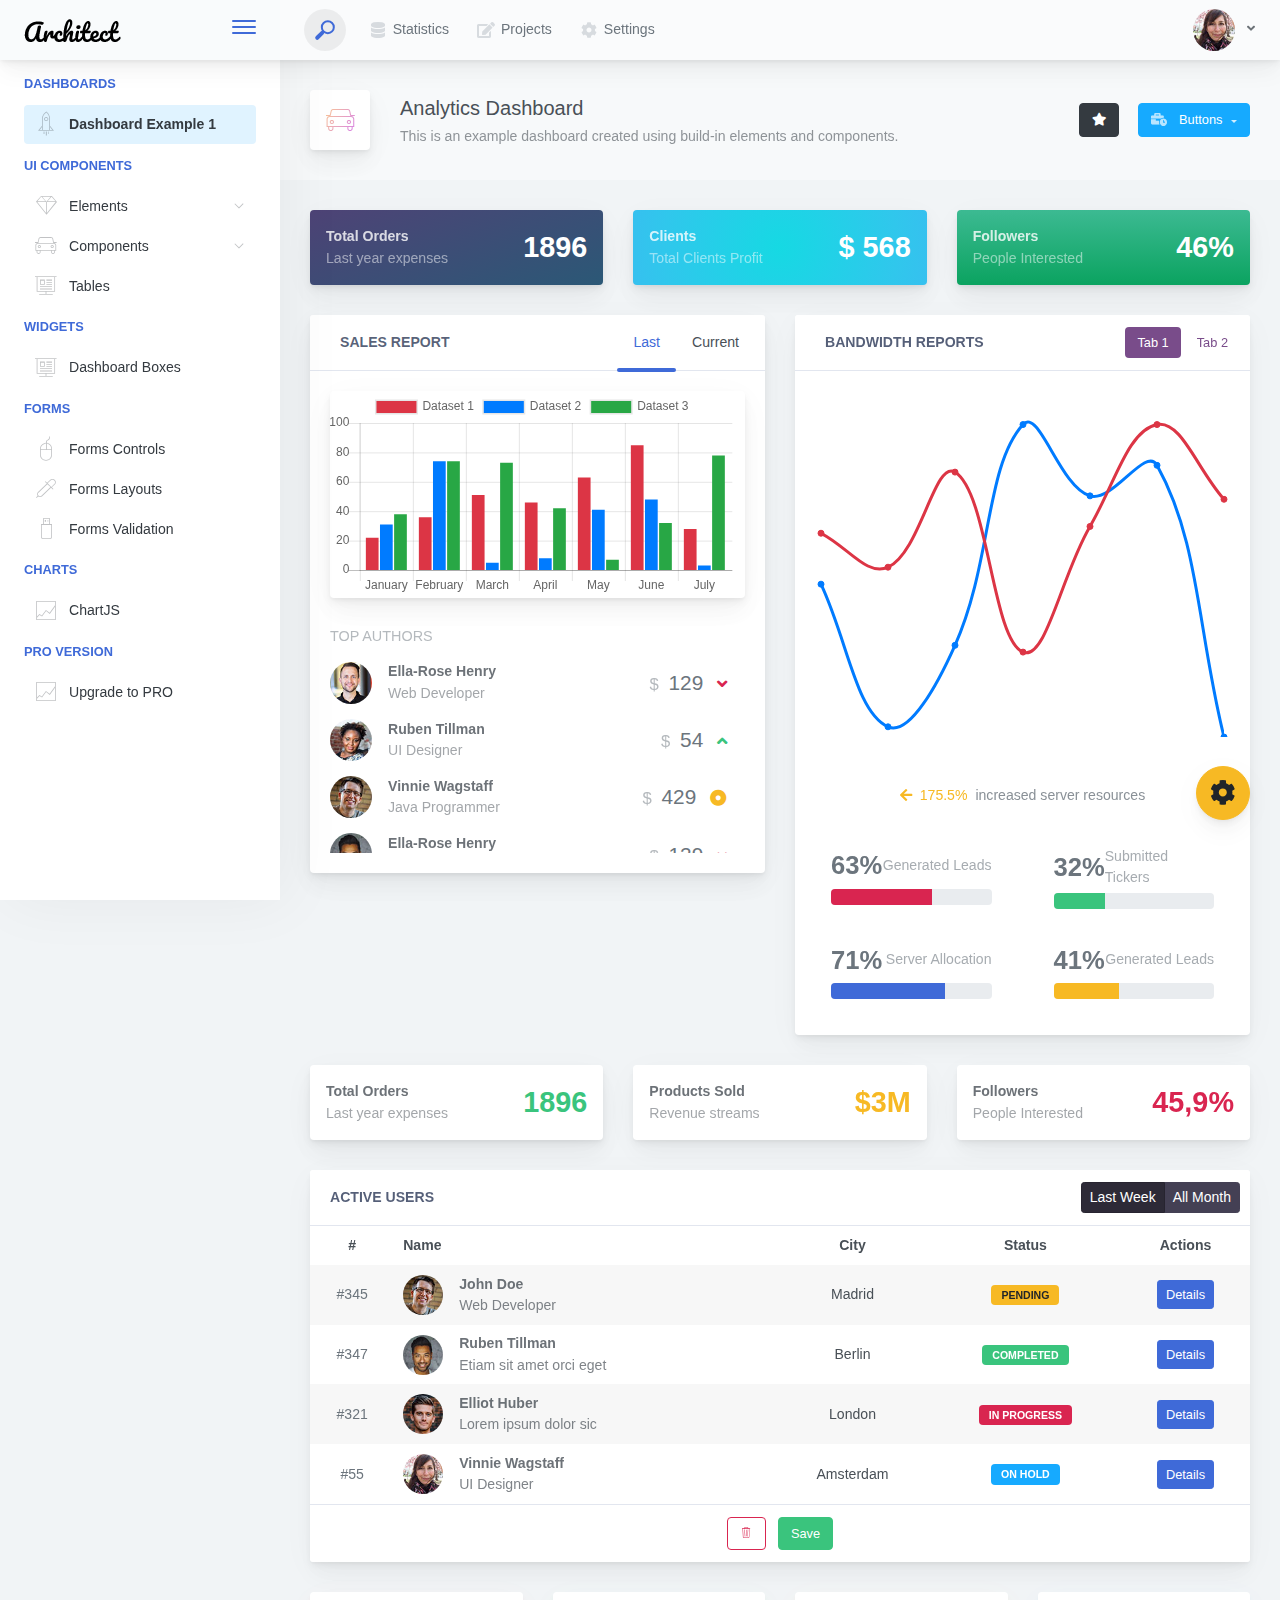
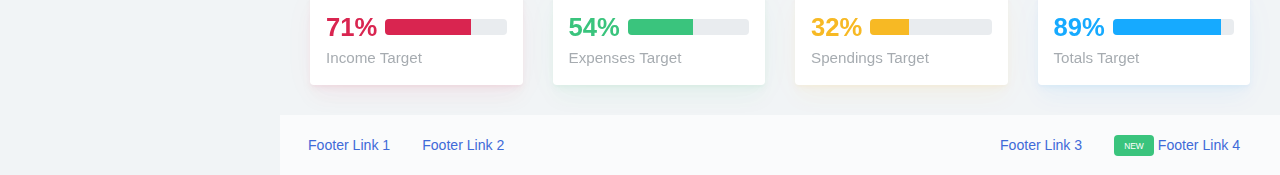
<file: architectui-html-free/architectui-html-free/index.html>
<!doctype html>
<html lang="es">

<head>
    <meta charset="utf-8">
    <meta http-equiv="X-UA-Compatible" content="IE=edge">
    <meta http-equiv="Content-Language" content="en">
    <meta http-equiv="Content-Type" content="text/html; charset=utf-8" />
    <title>Analytics Dashboard - This is an example dashboard created using build-in elements and components.</title>
    <meta name="viewport" content="width=device-width, initial-scale=1, maximum-scale=1, user-scalable=no, shrink-to-fit=no" />
    <meta name="description" content="This is an example dashboard created using build-in elements and components.">
    <meta name="msapplication-tap-highlight" content="no">
    <!--
    =========================================================
    * ArchitectUI HTML Theme Dashboard - v1.0.0
    =========================================================
    * Product Page: https://dashboardpack.com
    * Copyright 2019 DashboardPack (https://dashboardpack.com)
    * Licensed under MIT (https://github.com/DashboardPack/architectui-html-theme-free/blob/master/LICENSE)
    =========================================================
    * The above copyright notice and this permission notice shall be included in all copies or substantial portions of the Software.
    -->
    <link href="./main.css" rel="stylesheet">
</head>

<body>
    <div class="app-container app-theme-white body-tabs-shadow fixed-sidebar fixed-header">
        <div class="app-header header-shadow">
            <div class="app-header__logo">
                <div class="logo-src"></div>
                <div class="header__pane ml-auto">
                    <div>
                        <button type="button" class="hamburger close-sidebar-btn hamburger--elastic" data-class="closed-sidebar">
                            <span class="hamburger-box">
                                <span class="hamburger-inner"></span>
                            </span>
                        </button>
                    </div>
                </div>
            </div>
            <div class="app-header__mobile-menu">
                <div>
                    <button type="button" class="hamburger hamburger--elastic mobile-toggle-nav">
                        <span class="hamburger-box">
                            <span class="hamburger-inner"></span>
                        </span>
                    </button>
                </div>
            </div>
            <div class="app-header__menu">
                <span>
                    <button type="button" class="btn-icon btn-icon-only btn btn-primary btn-sm mobile-toggle-header-nav">
                        <span class="btn-icon-wrapper">
                            <i class="fa fa-ellipsis-v fa-w-6"></i>
                        </span>
                </button>
                </span>
            </div>
            <div class="app-header__content">
                <div class="app-header-left">
                    <div class="search-wrapper">
                        <div class="input-holder">
                            <input type="text" class="search-input" placeholder="Type to search">
                            <button class="search-icon"><span></span></button>
                        </div>
                        <button class="close"></button>
                    </div>
                    <ul class="header-menu nav">
                        <li class="nav-item">
                            <a href="javascript:void(0);" class="nav-link">
                                <i class="nav-link-icon fa fa-database"> </i> Statistics
                            </a>
                        </li>
                        <li class="btn-group nav-item">
                            <a href="javascript:void(0);" class="nav-link">
                                <i class="nav-link-icon fa fa-edit"></i> Projects
                            </a>
                        </li>
                        <li class="dropdown nav-item">
                            <a href="javascript:void(0);" class="nav-link">
                                <i class="nav-link-icon fa fa-cog"></i> Settings
                            </a>
                        </li>
                    </ul>
                </div>
                <div class="app-header-right">
                    <div class="header-btn-lg pr-0">
                        <div class="widget-content p-0">
                            <div class="widget-content-wrapper">
                                <div class="widget-content-left">
                                    <div class="btn-group">
                                        <a data-toggle="dropdown" aria-haspopup="true" aria-expanded="false" class="p-0 btn">
                                            <img width="42" class="rounded-circle" src="assets/images/avatars/1.jpg" alt="">
                                            <i class="fa fa-angle-down ml-2 opacity-8"></i>
                                        </a>
                                        <div tabindex="-1" role="menu" aria-hidden="true" class="dropdown-menu dropdown-menu-right">
                                            <button type="button" tabindex="0" class="dropdown-item">User Account</button>
                                            <button type="button" tabindex="0" class="dropdown-item">Settings</button>
                                            <h6 tabindex="-1" class="dropdown-header">Header</h6>
                                            <button type="button" tabindex="0" class="dropdown-item">Actions</button>
                                            <div tabindex="-1" class="dropdown-divider"></div>
                                            <button type="button" tabindex="0" class="dropdown-item">Dividers</button>
                                        </div>
                                    </div>
                                </div>
                                <div class="widget-content-left  ml-3 header-user-info">
                                    <div class="widget-heading">
                                        Alina Mclourd
                                    </div>
                                    <div class="widget-subheading">
                                        VP People Manager
                                    </div>
                                </div>
                                <div class="widget-content-right header-user-info ml-3">
                                    <button type="button" class="btn-shadow p-1 btn btn-primary btn-sm show-toastr-example">
                                        <i class="fa text-white fa-calendar pr-1 pl-1"></i>
                                    </button>
                                </div>
                            </div>
                        </div>
                    </div>
                </div>
            </div>
        </div>
        <div class="ui-theme-settings">
            <button type="button" id="TooltipDemo" class="btn-open-options btn btn-warning">
                <i class="fa fa-cog fa-w-16 fa-spin fa-2x"></i>
            </button>
            <div class="theme-settings__inner">
                <div class="scrollbar-container">
                    <div class="theme-settings__options-wrapper">
                        <h3 class="themeoptions-heading">Layout Options
                        </h3>
                        <div class="p-3">
                            <ul class="list-group">
                                <li class="list-group-item">
                                    <div class="widget-content p-0">
                                        <div class="widget-content-wrapper">
                                            <div class="widget-content-left mr-3">
                                                <div class="switch has-switch switch-container-class" data-class="fixed-header">
                                                    <div class="switch-animate switch-on">
                                                        <input type="checkbox" checked data-toggle="toggle" data-onstyle="success">
                                                    </div>
                                                </div>
                                            </div>
                                            <div class="widget-content-left">
                                                <div class="widget-heading">Fixed Header
                                                </div>
                                                <div class="widget-subheading">Makes the header top fixed, always visible!
                                                </div>
                                            </div>
                                        </div>
                                    </div>
                                </li>
                                <li class="list-group-item">
                                    <div class="widget-content p-0">
                                        <div class="widget-content-wrapper">
                                            <div class="widget-content-left mr-3">
                                                <div class="switch has-switch switch-container-class" data-class="fixed-sidebar">
                                                    <div class="switch-animate switch-on">
                                                        <input type="checkbox" checked data-toggle="toggle" data-onstyle="success">
                                                    </div>
                                                </div>
                                            </div>
                                            <div class="widget-content-left">
                                                <div class="widget-heading">Fixed Sidebar
                                                </div>
                                                <div class="widget-subheading">Makes the sidebar left fixed, always visible!
                                                </div>
                                            </div>
                                        </div>
                                    </div>
                                </li>
                                <li class="list-group-item">
                                    <div class="widget-content p-0">
                                        <div class="widget-content-wrapper">
                                            <div class="widget-content-left mr-3">
                                                <div class="switch has-switch switch-container-class" data-class="fixed-footer">
                                                    <div class="switch-animate switch-off">
                                                        <input type="checkbox" data-toggle="toggle" data-onstyle="success">
                                                    </div>
                                                </div>
                                            </div>
                                            <div class="widget-content-left">
                                                <div class="widget-heading">Fixed Footer
                                                </div>
                                                <div class="widget-subheading">Makes the app footer bottom fixed, always visible!
                                                </div>
                                            </div>
                                        </div>
                                    </div>
                                </li>
                            </ul>
                        </div>
                        <h3 class="themeoptions-heading">
                            <div>
                                Header Options
                            </div>
                            <button type="button" class="btn-pill btn-shadow btn-wide ml-auto btn btn-focus btn-sm switch-header-cs-class" data-class="">
                                Restore Default
                            </button>
                        </h3>
                        <div class="p-3">
                            <ul class="list-group">
                                <li class="list-group-item">
                                    <h5 class="pb-2">Choose Color Scheme
                                    </h5>
                                    <div class="theme-settings-swatches">
                                        <div class="swatch-holder bg-primary switch-header-cs-class" data-class="bg-primary header-text-light">
                                        </div>
                                        <div class="swatch-holder bg-secondary switch-header-cs-class" data-class="bg-secondary header-text-light">
                                        </div>
                                        <div class="swatch-holder bg-success switch-header-cs-class" data-class="bg-success header-text-dark">
                                        </div>
                                        <div class="swatch-holder bg-info switch-header-cs-class" data-class="bg-info header-text-dark">
                                        </div>
                                        <div class="swatch-holder bg-warning switch-header-cs-class" data-class="bg-warning header-text-dark">
                                        </div>
                                        <div class="swatch-holder bg-danger switch-header-cs-class" data-class="bg-danger header-text-light">
                                        </div>
                                        <div class="swatch-holder bg-light switch-header-cs-class" data-class="bg-light header-text-dark">
                                        </div>
                                        <div class="swatch-holder bg-dark switch-header-cs-class" data-class="bg-dark header-text-light">
                                        </div>
                                        <div class="swatch-holder bg-focus switch-header-cs-class" data-class="bg-focus header-text-light">
                                        </div>
                                        <div class="swatch-holder bg-alternate switch-header-cs-class" data-class="bg-alternate header-text-light">
                                        </div>
                                        <div class="divider">
                                        </div>
                                        <div class="swatch-holder bg-vicious-stance switch-header-cs-class" data-class="bg-vicious-stance header-text-light">
                                        </div>
                                        <div class="swatch-holder bg-midnight-bloom switch-header-cs-class" data-class="bg-midnight-bloom header-text-light">
                                        </div>
                                        <div class="swatch-holder bg-night-sky switch-header-cs-class" data-class="bg-night-sky header-text-light">
                                        </div>
                                        <div class="swatch-holder bg-slick-carbon switch-header-cs-class" data-class="bg-slick-carbon header-text-light">
                                        </div>
                                        <div class="swatch-holder bg-asteroid switch-header-cs-class" data-class="bg-asteroid header-text-light">
                                        </div>
                                        <div class="swatch-holder bg-royal switch-header-cs-class" data-class="bg-royal header-text-light">
                                        </div>
                                        <div class="swatch-holder bg-warm-flame switch-header-cs-class" data-class="bg-warm-flame header-text-dark">
                                        </div>
                                        <div class="swatch-holder bg-night-fade switch-header-cs-class" data-class="bg-night-fade header-text-dark">
                                        </div>
                                        <div class="swatch-holder bg-sunny-morning switch-header-cs-class" data-class="bg-sunny-morning header-text-dark">
                                        </div>
                                        <div class="swatch-holder bg-tempting-azure switch-header-cs-class" data-class="bg-tempting-azure header-text-dark">
                                        </div>
                                        <div class="swatch-holder bg-amy-crisp switch-header-cs-class" data-class="bg-amy-crisp header-text-dark">
                                        </div>
                                        <div class="swatch-holder bg-heavy-rain switch-header-cs-class" data-class="bg-heavy-rain header-text-dark">
                                        </div>
                                        <div class="swatch-holder bg-mean-fruit switch-header-cs-class" data-class="bg-mean-fruit header-text-dark">
                                        </div>
                                        <div class="swatch-holder bg-malibu-beach switch-header-cs-class" data-class="bg-malibu-beach header-text-light">
                                        </div>
                                        <div class="swatch-holder bg-deep-blue switch-header-cs-class" data-class="bg-deep-blue header-text-dark">
                                        </div>
                                        <div class="swatch-holder bg-ripe-malin switch-header-cs-class" data-class="bg-ripe-malin header-text-light">
                                        </div>
                                        <div class="swatch-holder bg-arielle-smile switch-header-cs-class" data-class="bg-arielle-smile header-text-light">
                                        </div>
                                        <div class="swatch-holder bg-plum-plate switch-header-cs-class" data-class="bg-plum-plate header-text-light">
                                        </div>
                                        <div class="swatch-holder bg-happy-fisher switch-header-cs-class" data-class="bg-happy-fisher header-text-dark">
                                        </div>
                                        <div class="swatch-holder bg-happy-itmeo switch-header-cs-class" data-class="bg-happy-itmeo header-text-light">
                                        </div>
                                        <div class="swatch-holder bg-mixed-hopes switch-header-cs-class" data-class="bg-mixed-hopes header-text-light">
                                        </div>
                                        <div class="swatch-holder bg-strong-bliss switch-header-cs-class" data-class="bg-strong-bliss header-text-light">
                                        </div>
                                        <div class="swatch-holder bg-grow-early switch-header-cs-class" data-class="bg-grow-early header-text-light">
                                        </div>
                                        <div class="swatch-holder bg-love-kiss switch-header-cs-class" data-class="bg-love-kiss header-text-light">
                                        </div>
                                        <div class="swatch-holder bg-premium-dark switch-header-cs-class" data-class="bg-premium-dark header-text-light">
                                        </div>
                                        <div class="swatch-holder bg-happy-green switch-header-cs-class" data-class="bg-happy-green header-text-light">
                                        </div>
                                    </div>
                                </li>
                            </ul>
                        </div>
                        <h3 class="themeoptions-heading">
                            <div>Sidebar Options</div>
                            <button type="button" class="btn-pill btn-shadow btn-wide ml-auto btn btn-focus btn-sm switch-sidebar-cs-class" data-class="">
                                Restore Default
                            </button>
                        </h3>
                        <div class="p-3">
                            <ul class="list-group">
                                <li class="list-group-item">
                                    <h5 class="pb-2">Choose Color Scheme
                                    </h5>
                                    <div class="theme-settings-swatches">
                                        <div class="swatch-holder bg-primary switch-sidebar-cs-class" data-class="bg-primary sidebar-text-light">
                                        </div>
                                        <div class="swatch-holder bg-secondary switch-sidebar-cs-class" data-class="bg-secondary sidebar-text-light">
                                        </div>
                                        <div class="swatch-holder bg-success switch-sidebar-cs-class" data-class="bg-success sidebar-text-dark">
                                        </div>
                                        <div class="swatch-holder bg-info switch-sidebar-cs-class" data-class="bg-info sidebar-text-dark">
                                        </div>
                                        <div class="swatch-holder bg-warning switch-sidebar-cs-class" data-class="bg-warning sidebar-text-dark">
                                        </div>
                                        <div class="swatch-holder bg-danger switch-sidebar-cs-class" data-class="bg-danger sidebar-text-light">
                                        </div>
                                        <div class="swatch-holder bg-light switch-sidebar-cs-class" data-class="bg-light sidebar-text-dark">
                                        </div>
                                        <div class="swatch-holder bg-dark switch-sidebar-cs-class" data-class="bg-dark sidebar-text-light">
                                        </div>
                                        <div class="swatch-holder bg-focus switch-sidebar-cs-class" data-class="bg-focus sidebar-text-light">
                                        </div>
                                        <div class="swatch-holder bg-alternate switch-sidebar-cs-class" data-class="bg-alternate sidebar-text-light">
                                        </div>
                                        <div class="divider">
                                        </div>
                                        <div class="swatch-holder bg-vicious-stance switch-sidebar-cs-class" data-class="bg-vicious-stance sidebar-text-light">
                                        </div>
                                        <div class="swatch-holder bg-midnight-bloom switch-sidebar-cs-class" data-class="bg-midnight-bloom sidebar-text-light">
                                        </div>
                                        <div class="swatch-holder bg-night-sky switch-sidebar-cs-class" data-class="bg-night-sky sidebar-text-light">
                                        </div>
                                        <div class="swatch-holder bg-slick-carbon switch-sidebar-cs-class" data-class="bg-slick-carbon sidebar-text-light">
                                        </div>
                                        <div class="swatch-holder bg-asteroid switch-sidebar-cs-class" data-class="bg-asteroid sidebar-text-light">
                                        </div>
                                        <div class="swatch-holder bg-royal switch-sidebar-cs-class" data-class="bg-royal sidebar-text-light">
                                        </div>
                                        <div class="swatch-holder bg-warm-flame switch-sidebar-cs-class" data-class="bg-warm-flame sidebar-text-dark">
                                        </div>
                                        <div class="swatch-holder bg-night-fade switch-sidebar-cs-class" data-class="bg-night-fade sidebar-text-dark">
                                        </div>
                                        <div class="swatch-holder bg-sunny-morning switch-sidebar-cs-class" data-class="bg-sunny-morning sidebar-text-dark">
                                        </div>
                                        <div class="swatch-holder bg-tempting-azure switch-sidebar-cs-class" data-class="bg-tempting-azure sidebar-text-dark">
                                        </div>
                                        <div class="swatch-holder bg-amy-crisp switch-sidebar-cs-class" data-class="bg-amy-crisp sidebar-text-dark">
                                        </div>
                                        <div class="swatch-holder bg-heavy-rain switch-sidebar-cs-class" data-class="bg-heavy-rain sidebar-text-dark">
                                        </div>
                                        <div class="swatch-holder bg-mean-fruit switch-sidebar-cs-class" data-class="bg-mean-fruit sidebar-text-dark">
                                        </div>
                                        <div class="swatch-holder bg-malibu-beach switch-sidebar-cs-class" data-class="bg-malibu-beach sidebar-text-light">
                                        </div>
                                        <div class="swatch-holder bg-deep-blue switch-sidebar-cs-class" data-class="bg-deep-blue sidebar-text-dark">
                                        </div>
                                        <div class="swatch-holder bg-ripe-malin switch-sidebar-cs-class" data-class="bg-ripe-malin sidebar-text-light">
                                        </div>
                                        <div class="swatch-holder bg-arielle-smile switch-sidebar-cs-class" data-class="bg-arielle-smile sidebar-text-light">
                                        </div>
                                        <div class="swatch-holder bg-plum-plate switch-sidebar-cs-class" data-class="bg-plum-plate sidebar-text-light">
                                        </div>
                                        <div class="swatch-holder bg-happy-fisher switch-sidebar-cs-class" data-class="bg-happy-fisher sidebar-text-dark">
                                        </div>
                                        <div class="swatch-holder bg-happy-itmeo switch-sidebar-cs-class" data-class="bg-happy-itmeo sidebar-text-light">
                                        </div>
                                        <div class="swatch-holder bg-mixed-hopes switch-sidebar-cs-class" data-class="bg-mixed-hopes sidebar-text-light">
                                        </div>
                                        <div class="swatch-holder bg-strong-bliss switch-sidebar-cs-class" data-class="bg-strong-bliss sidebar-text-light">
                                        </div>
                                        <div class="swatch-holder bg-grow-early switch-sidebar-cs-class" data-class="bg-grow-early sidebar-text-light">
                                        </div>
                                        <div class="swatch-holder bg-love-kiss switch-sidebar-cs-class" data-class="bg-love-kiss sidebar-text-light">
                                        </div>
                                        <div class="swatch-holder bg-premium-dark switch-sidebar-cs-class" data-class="bg-premium-dark sidebar-text-light">
                                        </div>
                                        <div class="swatch-holder bg-happy-green switch-sidebar-cs-class" data-class="bg-happy-green sidebar-text-light">
                                        </div>
                                    </div>
                                </li>
                            </ul>
                        </div>
                        <h3 class="themeoptions-heading">
                            <div>Main Content Options</div>
                            <button type="button" class="btn-pill btn-shadow btn-wide ml-auto active btn btn-focus btn-sm">Restore Default
                            </button>
                        </h3>
                        <div class="p-3">
                            <ul class="list-group">
                                <li class="list-group-item">
                                    <h5 class="pb-2">Page Section Tabs
                                    </h5>
                                    <div class="theme-settings-swatches">
                                        <div role="group" class="mt-2 btn-group">
                                            <button type="button" class="btn-wide btn-shadow btn-primary btn btn-secondary switch-theme-class" data-class="body-tabs-line">
                                                Line
                                            </button>
                                            <button type="button" class="btn-wide btn-shadow btn-primary active btn btn-secondary switch-theme-class" data-class="body-tabs-shadow">
                                                Shadow
                                            </button>
                                        </div>
                                    </div>
                                </li>
                            </ul>
                        </div>
                    </div>
                </div>
            </div>
        </div>
        <div class="app-main">
            <div class="app-sidebar sidebar-shadow">
                <div class="app-header__logo">
                    <div class="logo-src"></div>
                    <div class="header__pane ml-auto">
                        <div>
                            <button type="button" class="hamburger close-sidebar-btn hamburger--elastic" data-class="closed-sidebar">
                                    <span class="hamburger-box">
                                        <span class="hamburger-inner"></span>
                                    </span>
                                </button>
                        </div>
                    </div>
                </div>
                <div class="app-header__mobile-menu">
                    <div>
                        <button type="button" class="hamburger hamburger--elastic mobile-toggle-nav">
                                <span class="hamburger-box">
                                    <span class="hamburger-inner"></span>
                                </span>
                            </button>
                    </div>
                </div>
                <div class="app-header__menu">
                    <span>
                            <button type="button" class="btn-icon btn-icon-only btn btn-primary btn-sm mobile-toggle-header-nav">
                                <span class="btn-icon-wrapper">
                                    <i class="fa fa-ellipsis-v fa-w-6"></i>
                                </span>
                    </button>
                    </span>
                </div>
                <div class="scrollbar-sidebar">
                    <div class="app-sidebar__inner">
                        <ul class="vertical-nav-menu">
                            <li class="app-sidebar__heading">Dashboards</li>
                            <li>
                                <a href="index.html" class="mm-active">
                                    <i class="metismenu-icon pe-7s-rocket"></i> Dashboard Example 1
                                </a>
                            </li>
                            <li class="app-sidebar__heading">UI Components</li>
                            <li>
                                <a href="#">
                                    <i class="metismenu-icon pe-7s-diamond"></i> Elements
                                    <i class="metismenu-state-icon pe-7s-angle-down caret-left"></i>
                                </a>
                                <ul>
                                    <li>
                                        <a href="elements-buttons-standard.html">
                                            <i class="metismenu-icon"></i> Buttons
                                        </a>
                                    </li>
                                    <li>
                                        <a href="elements-dropdowns.html">
                                            <i class="metismenu-icon">
                                                </i>Dropdowns
                                        </a>
                                    </li>
                                    <li>
                                        <a href="elements-icons.html">
                                            <i class="metismenu-icon">
                                                </i>Icons
                                        </a>
                                    </li>
                                    <li>
                                        <a href="elements-badges-labels.html">
                                            <i class="metismenu-icon">
                                                </i>Badges
                                        </a>
                                    </li>
                                    <li>
                                        <a href="elements-cards.html">
                                            <i class="metismenu-icon">
                                                </i>Cards
                                        </a>
                                    </li>
                                    <li>
                                        <a href="elements-list-group.html">
                                            <i class="metismenu-icon">
                                                </i>List Groups
                                        </a>
                                    </li>
                                    <li>
                                        <a href="elements-navigation.html">
                                            <i class="metismenu-icon">
                                                </i>Navigation Menus
                                        </a>
                                    </li>
                                    <li>
                                        <a href="elements-utilities.html">
                                            <i class="metismenu-icon">
                                                </i>Utilities
                                        </a>
                                    </li>
                                </ul>
                            </li>
                            <li>
                                <a href="#">
                                    <i class="metismenu-icon pe-7s-car"></i> Components
                                    <i class="metismenu-state-icon pe-7s-angle-down caret-left"></i>
                                </a>
                                <ul>
                                    <li>
                                        <a href="components-tabs.html">
                                            <i class="metismenu-icon">
                                                </i>Tabs
                                        </a>
                                    </li>
                                    <li>
                                        <a href="components-accordions.html">
                                            <i class="metismenu-icon">
                                                </i>Accordions
                                        </a>
                                    </li>
                                    <li>
                                        <a href="components-notifications.html">
                                            <i class="metismenu-icon">
                                                </i>Notifications
                                        </a>
                                    </li>
                                    <li>
                                        <a href="components-modals.html">
                                            <i class="metismenu-icon">
                                                </i>Modals
                                        </a>
                                    </li>
                                    <li>
                                        <a href="components-progress-bar.html">
                                            <i class="metismenu-icon">
                                                </i>Progress Bar
                                        </a>
                                    </li>
                                    <li>
                                        <a href="components-tooltips-popovers.html">
                                            <i class="metismenu-icon">
                                                </i>Tooltips &amp; Popovers
                                        </a>
                                    </li>
                                    <li>
                                        <a href="components-carousel.html">
                                            <i class="metismenu-icon">
                                                </i>Carousel
                                        </a>
                                    </li>
                                    <li>
                                        <a href="components-calendar.html">
                                            <i class="metismenu-icon">
                                                </i>Calendar
                                        </a>
                                    </li>
                                    <li>
                                        <a href="components-pagination.html">
                                            <i class="metismenu-icon">
                                                </i>Pagination
                                        </a>
                                    </li>
                                    <li>
                                        <a href="components-scrollable-elements.html">
                                            <i class="metismenu-icon">
                                                </i>Scrollable
                                        </a>
                                    </li>
                                    <li>
                                        <a href="components-maps.html">
                                            <i class="metismenu-icon">
                                                </i>Maps
                                        </a>
                                    </li>
                                </ul>
                            </li>
                            <li>
                                <a href="tables-regular.html">
                                    <i class="metismenu-icon pe-7s-display2"></i> Tables
                                </a>
                            </li>
                            <li class="app-sidebar__heading">Widgets</li>
                            <li>
                                <a href="dashboard-boxes.html">
                                    <i class="metismenu-icon pe-7s-display2"></i> Dashboard Boxes
                                </a>
                            </li>
                            <li class="app-sidebar__heading">Forms</li>
                            <li>
                                <a href="forms-controls.html">
                                    <i class="metismenu-icon pe-7s-mouse">
                                        </i>Forms Controls
                                </a>
                            </li>
                            <li>
                                <a href="forms-layouts.html">
                                    <i class="metismenu-icon pe-7s-eyedropper">
                                        </i>Forms Layouts
                                </a>
                            </li>
                            <li>
                                <a href="forms-validation.html">
                                    <i class="metismenu-icon pe-7s-pendrive">
                                        </i>Forms Validation
                                </a>
                            </li>
                            <li class="app-sidebar__heading">Charts</li>
                            <li>
                                <a href="charts-chartjs.html">
                                    <i class="metismenu-icon pe-7s-graph2">
                                        </i>ChartJS
                                </a>
                            </li>
                            <li class="app-sidebar__heading">PRO Version</li>
                            <li>
                                <a href="https://dashboardpack.com/theme-details/architectui-dashboard-html-pro/" target="_blank">
                                    <i class="metismenu-icon pe-7s-graph2">
                                        </i> Upgrade to PRO
                                </a>
                            </li>
                        </ul>
                    </div>
                </div>
            </div>
            <div class="app-main__outer">
                <div class="app-main__inner">
                    <div class="app-page-title">
                        <div class="page-title-wrapper">
                            <div class="page-title-heading">
                                <div class="page-title-icon">
                                    <i class="pe-7s-car icon-gradient bg-mean-fruit">
                                        </i>
                                </div>
                                <div>Analytics Dashboard
                                    <div class="page-title-subheading">This is an example dashboard created using build-in elements and components.
                                    </div>
                                </div>
                            </div>
                            <div class="page-title-actions">
                                <button type="button" data-toggle="tooltip" title="Example Tooltip" data-placement="bottom" class="btn-shadow mr-3 btn btn-dark">
                                        <i class="fa fa-star"></i>
                                    </button>
                                <div class="d-inline-block dropdown">
                                    <button type="button" data-toggle="dropdown" aria-haspopup="true" aria-expanded="false" class="btn-shadow dropdown-toggle btn btn-info">
                                            <span class="btn-icon-wrapper pr-2 opacity-7">
                                                <i class="fa fa-business-time fa-w-20"></i>
                                            </span>
                                            Buttons
                                        </button>
                                    <div tabindex="-1" role="menu" aria-hidden="true" class="dropdown-menu dropdown-menu-right">
                                        <ul class="nav flex-column">
                                            <li class="nav-item">
                                                <a href="javascript:void(0);" class="nav-link">
                                                    <i class="nav-link-icon lnr-inbox"></i>
                                                    <span>
                                                            Inbox
                                                        </span>
                                                    <div class="ml-auto badge badge-pill badge-secondary">86</div>
                                                </a>
                                            </li>
                                            <li class="nav-item">
                                                <a href="javascript:void(0);" class="nav-link">
                                                    <i class="nav-link-icon lnr-book"></i>
                                                    <span>
                                                            Book
                                                        </span>
                                                    <div class="ml-auto badge badge-pill badge-danger">5</div>
                                                </a>
                                            </li>
                                            <li class="nav-item">
                                                <a href="javascript:void(0);" class="nav-link">
                                                    <i class="nav-link-icon lnr-picture"></i>
                                                    <span>
                                                            Picture
                                                        </span>
                                                </a>
                                            </li>
                                            <li class="nav-item">
                                                <a disabled href="javascript:void(0);" class="nav-link disabled">
                                                    <i class="nav-link-icon lnr-file-empty"></i>
                                                    <span>
                                                            File Disabled
                                                        </span>
                                                </a>
                                            </li>
                                        </ul>
                                    </div>
                                </div>
                            </div>
                        </div>
                    </div>
                    <div class="row">
                        <div class="col-md-6 col-xl-4">
                            <div class="card mb-3 widget-content bg-midnight-bloom">
                                <div class="widget-content-wrapper text-white">
                                    <div class="widget-content-left">
                                        <div class="widget-heading">Total Orders</div>
                                        <div class="widget-subheading">Last year expenses</div>
                                    </div>
                                    <div class="widget-content-right">
                                        <div class="widget-numbers text-white"><span>1896</span></div>
                                    </div>
                                </div>
                            </div>
                        </div>
                        <div class="col-md-6 col-xl-4">
                            <div class="card mb-3 widget-content bg-arielle-smile">
                                <div class="widget-content-wrapper text-white">
                                    <div class="widget-content-left">
                                        <div class="widget-heading">Clients</div>
                                        <div class="widget-subheading">Total Clients Profit</div>
                                    </div>
                                    <div class="widget-content-right">
                                        <div class="widget-numbers text-white"><span>$ 568</span></div>
                                    </div>
                                </div>
                            </div>
                        </div>
                        <div class="col-md-6 col-xl-4">
                            <div class="card mb-3 widget-content bg-grow-early">
                                <div class="widget-content-wrapper text-white">
                                    <div class="widget-content-left">
                                        <div class="widget-heading">Followers</div>
                                        <div class="widget-subheading">People Interested</div>
                                    </div>
                                    <div class="widget-content-right">
                                        <div class="widget-numbers text-white"><span>46%</span></div>
                                    </div>
                                </div>
                            </div>
                        </div>
                        <div class="d-xl-none d-lg-block col-md-6 col-xl-4">
                            <div class="card mb-3 widget-content bg-premium-dark">
                                <div class="widget-content-wrapper text-white">
                                    <div class="widget-content-left">
                                        <div class="widget-heading">Products Sold</div>
                                        <div class="widget-subheading">Revenue streams</div>
                                    </div>
                                    <div class="widget-content-right">
                                        <div class="widget-numbers text-warning"><span>$14M</span></div>
                                    </div>
                                </div>
                            </div>
                        </div>
                    </div>
                    <div class="row">
                        <div class="col-md-12 col-lg-6">
                            <div class="mb-3 card">
                                <div class="card-header-tab card-header-tab-animation card-header">
                                    <div class="card-header-title">
                                        <i class="header-icon lnr-apartment icon-gradient bg-love-kiss"> </i> Sales Report
                                    </div>
                                    <ul class="nav">
                                        <li class="nav-item"><a href="javascript:void(0);" class="active nav-link">Last</a></li>
                                        <li class="nav-item"><a href="javascript:void(0);" class="nav-link second-tab-toggle">Current</a></li>
                                    </ul>
                                </div>
                                <div class="card-body">
                                    <div class="tab-content">
                                        <div class="tab-pane fade show active" id="tabs-eg-77">
                                            <div class="card mb-3 widget-chart widget-chart2 text-left w-100">
                                                <div class="widget-chat-wrapper-outer">
                                                    <div class="widget-chart-wrapper widget-chart-wrapper-lg opacity-10 m-0">
                                                        <canvas id="canvas"></canvas>
                                                    </div>
                                                </div>
                                            </div>
                                            <h6 class="text-muted text-uppercase font-size-md opacity-5 font-weight-normal">Top Authors</h6>
                                            <div class="scroll-area-sm">
                                                <div class="scrollbar-container">
                                                    <ul class="rm-list-borders rm-list-borders-scroll list-group list-group-flush">
                                                        <li class="list-group-item">
                                                            <div class="widget-content p-0">
                                                                <div class="widget-content-wrapper">
                                                                    <div class="widget-content-left mr-3">
                                                                        <img width="42" class="rounded-circle" src="assets/images/avatars/9.jpg" alt="">
                                                                    </div>
                                                                    <div class="widget-content-left">
                                                                        <div class="widget-heading">Ella-Rose Henry</div>
                                                                        <div class="widget-subheading">Web Developer</div>
                                                                    </div>
                                                                    <div class="widget-content-right">
                                                                        <div class="font-size-xlg text-muted">
                                                                            <small class="opacity-5 pr-1">$</small>
                                                                            <span>129</span>
                                                                            <small class="text-danger pl-2">
                                                                                    <i class="fa fa-angle-down"></i>
                                                                                </small>
                                                                        </div>
                                                                    </div>
                                                                </div>
                                                            </div>
                                                        </li>
                                                        <li class="list-group-item">
                                                            <div class="widget-content p-0">
                                                                <div class="widget-content-wrapper">
                                                                    <div class="widget-content-left mr-3">
                                                                        <img width="42" class="rounded-circle" src="assets/images/avatars/5.jpg" alt="">
                                                                    </div>
                                                                    <div class="widget-content-left">
                                                                        <div class="widget-heading">Ruben Tillman</div>
                                                                        <div class="widget-subheading">UI Designer</div>
                                                                    </div>
                                                                    <div class="widget-content-right">
                                                                        <div class="font-size-xlg text-muted">
                                                                            <small class="opacity-5 pr-1">$</small>
                                                                            <span>54</span>
                                                                            <small class="text-success pl-2">
                                                                                    <i class="fa fa-angle-up"></i>
                                                                                </small>
                                                                        </div>
                                                                    </div>
                                                                </div>
                                                            </div>
                                                        </li>
                                                        <li class="list-group-item">
                                                            <div class="widget-content p-0">
                                                                <div class="widget-content-wrapper">
                                                                    <div class="widget-content-left mr-3">
                                                                        <img width="42" class="rounded-circle" src="assets/images/avatars/4.jpg" alt="">
                                                                    </div>
                                                                    <div class="widget-content-left">
                                                                        <div class="widget-heading">Vinnie Wagstaff</div>
                                                                        <div class="widget-subheading">Java Programmer</div>
                                                                    </div>
                                                                    <div class="widget-content-right">
                                                                        <div class="font-size-xlg text-muted">
                                                                            <small class="opacity-5 pr-1">$</small>
                                                                            <span>429</span>
                                                                            <small class="text-warning pl-2">
                                                                                    <i class="fa fa-dot-circle"></i>
                                                                                </small>
                                                                        </div>
                                                                    </div>
                                                                </div>
                                                            </div>
                                                        </li>
                                                        <li class="list-group-item">
                                                            <div class="widget-content p-0">
                                                                <div class="widget-content-wrapper">
                                                                    <div class="widget-content-left mr-3">
                                                                        <img width="42" class="rounded-circle" src="assets/images/avatars/3.jpg" alt="">
                                                                    </div>
                                                                    <div class="widget-content-left">
                                                                        <div class="widget-heading">Ella-Rose Henry</div>
                                                                        <div class="widget-subheading">Web Developer</div>
                                                                    </div>
                                                                    <div class="widget-content-right">
                                                                        <div class="font-size-xlg text-muted">
                                                                            <small class="opacity-5 pr-1">$</small>
                                                                            <span>129</span>
                                                                            <small class="text-danger pl-2">
                                                                                    <i class="fa fa-angle-down"></i>
                                                                                </small>
                                                                        </div>
                                                                    </div>
                                                                </div>
                                                            </div>
                                                        </li>
                                                        <li class="list-group-item">
                                                            <div class="widget-content p-0">
                                                                <div class="widget-content-wrapper">
                                                                    <div class="widget-content-left mr-3">
                                                                        <img width="42" class="rounded-circle" src="assets/images/avatars/2.jpg" alt="">
                                                                    </div>
                                                                    <div class="widget-content-left">
                                                                        <div class="widget-heading">Ruben Tillman</div>
                                                                        <div class="widget-subheading">UI Designer</div>
                                                                    </div>
                                                                    <div class="widget-content-right">
                                                                        <div class="font-size-xlg text-muted">
                                                                            <small class="opacity-5 pr-1">$</small>
                                                                            <span>54</span>
                                                                            <small class="text-success pl-2">
                                                                                    <i class="fa fa-angle-up"></i>
                                                                                </small>
                                                                        </div>
                                                                    </div>
                                                                </div>
                                                            </div>
                                                        </li>
                                                    </ul>
                                                </div>
                                            </div>
                                        </div>
                                    </div>
                                </div>
                            </div>
                        </div>
                        <div class="col-md-12 col-lg-6">
                            <div class="mb-3 card">
                                <div class="card-header-tab card-header">
                                    <div class="card-header-title">
                                        <i class="header-icon lnr-rocket icon-gradient bg-tempting-azure"> </i> Bandwidth Reports
                                    </div>
                                    <div class="btn-actions-pane-right">
                                        <div class="nav">
                                            <a href="javascript:void(0);" class="border-0 btn-pill btn-wide btn-transition active btn btn-outline-alternate">Tab 1</a>
                                            <a href="javascript:void(0);" class="ml-1 btn-pill btn-wide border-0 btn-transition  btn btn-outline-alternate second-tab-toggle-alt">Tab 2</a>
                                        </div>
                                    </div>
                                </div>
                                <div class="tab-content">
                                    <div class="tab-pane fade active show" id="tab-eg-55">
                                        <div class="widget-chart p-3">
                                            <div style="height: 350px">
                                                <canvas id="line-chart"></canvas>
                                            </div>
                                            <div class="widget-chart-content text-center mt-5">
                                                <div class="widget-description mt-0 text-warning">
                                                    <i class="fa fa-arrow-left"></i>
                                                    <span class="pl-1">175.5%</span>
                                                    <span class="text-muted opacity-8 pl-1">increased server resources</span>
                                                </div>
                                            </div>
                                        </div>
                                        <div class="pt-2 card-body">
                                            <div class="row">
                                                <div class="col-md-6">
                                                    <div class="widget-content">
                                                        <div class="widget-content-outer">
                                                            <div class="widget-content-wrapper">
                                                                <div class="widget-content-left">
                                                                    <div class="widget-numbers fsize-3 text-muted">63%</div>
                                                                </div>
                                                                <div class="widget-content-right">
                                                                    <div class="text-muted opacity-6">Generated Leads</div>
                                                                </div>
                                                            </div>
                                                            <div class="widget-progress-wrapper mt-1">
                                                                <div class="progress-bar-sm progress-bar-animated-alt progress">
                                                                    <div class="progress-bar bg-danger" role="progressbar" aria-valuenow="63" aria-valuemin="0" aria-valuemax="100" style="width: 63%;"></div>
                                                                </div>
                                                            </div>
                                                        </div>
                                                    </div>
                                                </div>
                                                <div class="col-md-6">
                                                    <div class="widget-content">
                                                        <div class="widget-content-outer">
                                                            <div class="widget-content-wrapper">
                                                                <div class="widget-content-left">
                                                                    <div class="widget-numbers fsize-3 text-muted">32%</div>
                                                                </div>
                                                                <div class="widget-content-right">
                                                                    <div class="text-muted opacity-6">Submitted Tickers</div>
                                                                </div>
                                                            </div>
                                                            <div class="widget-progress-wrapper mt-1">
                                                                <div class="progress-bar-sm progress-bar-animated-alt progress">
                                                                    <div class="progress-bar bg-success" role="progressbar" aria-valuenow="32" aria-valuemin="0" aria-valuemax="100" style="width: 32%;"></div>
                                                                </div>
                                                            </div>
                                                        </div>
                                                    </div>
                                                </div>
                                                <div class="col-md-6">
                                                    <div class="widget-content">
                                                        <div class="widget-content-outer">
                                                            <div class="widget-content-wrapper">
                                                                <div class="widget-content-left">
                                                                    <div class="widget-numbers fsize-3 text-muted">71%</div>
                                                                </div>
                                                                <div class="widget-content-right">
                                                                    <div class="text-muted opacity-6">Server Allocation</div>
                                                                </div>
                                                            </div>
                                                            <div class="widget-progress-wrapper mt-1">
                                                                <div class="progress-bar-sm progress-bar-animated-alt progress">
                                                                    <div class="progress-bar bg-primary" role="progressbar" aria-valuenow="71" aria-valuemin="0" aria-valuemax="100" style="width: 71%;"></div>
                                                                </div>
                                                            </div>
                                                        </div>
                                                    </div>
                                                </div>
                                                <div class="col-md-6">
                                                    <div class="widget-content">
                                                        <div class="widget-content-outer">
                                                            <div class="widget-content-wrapper">
                                                                <div class="widget-content-left">
                                                                    <div class="widget-numbers fsize-3 text-muted">41%</div>
                                                                </div>
                                                                <div class="widget-content-right">
                                                                    <div class="text-muted opacity-6">Generated Leads</div>
                                                                </div>
                                                            </div>
                                                            <div class="widget-progress-wrapper mt-1">
                                                                <div class="progress-bar-sm progress-bar-animated-alt progress">
                                                                    <div class="progress-bar bg-warning" role="progressbar" aria-valuenow="41" aria-valuemin="0" aria-valuemax="100" style="width: 41%;"></div>
                                                                </div>
                                                            </div>
                                                        </div>
                                                    </div>
                                                </div>
                                            </div>
                                        </div>
                                    </div>
                                </div>
                            </div>
                        </div>
                    </div>
                    <div class="row">
                        <div class="col-md-6 col-xl-4">
                            <div class="card mb-3 widget-content">
                                <div class="widget-content-outer">
                                    <div class="widget-content-wrapper">
                                        <div class="widget-content-left">
                                            <div class="widget-heading">Total Orders</div>
                                            <div class="widget-subheading">Last year expenses</div>
                                        </div>
                                        <div class="widget-content-right">
                                            <div class="widget-numbers text-success">1896</div>
                                        </div>
                                    </div>
                                </div>
                            </div>
                        </div>
                        <div class="col-md-6 col-xl-4">
                            <div class="card mb-3 widget-content">
                                <div class="widget-content-outer">
                                    <div class="widget-content-wrapper">
                                        <div class="widget-content-left">
                                            <div class="widget-heading">Products Sold</div>
                                            <div class="widget-subheading">Revenue streams</div>
                                        </div>
                                        <div class="widget-content-right">
                                            <div class="widget-numbers text-warning">$3M</div>
                                        </div>
                                    </div>
                                </div>
                            </div>
                        </div>
                        <div class="col-md-6 col-xl-4">
                            <div class="card mb-3 widget-content">
                                <div class="widget-content-outer">
                                    <div class="widget-content-wrapper">
                                        <div class="widget-content-left">
                                            <div class="widget-heading">Followers</div>
                                            <div class="widget-subheading">People Interested</div>
                                        </div>
                                        <div class="widget-content-right">
                                            <div class="widget-numbers text-danger">45,9%</div>
                                        </div>
                                    </div>
                                </div>
                            </div>
                        </div>
                        <div class="d-xl-none d-lg-block col-md-6 col-xl-4">
                            <div class="card mb-3 widget-content">
                                <div class="widget-content-outer">
                                    <div class="widget-content-wrapper">
                                        <div class="widget-content-left">
                                            <div class="widget-heading">Income</div>
                                            <div class="widget-subheading">Expected totals</div>
                                        </div>
                                        <div class="widget-content-right">
                                            <div class="widget-numbers text-focus">$147</div>
                                        </div>
                                    </div>
                                    <div class="widget-progress-wrapper">
                                        <div class="progress-bar-sm progress-bar-animated-alt progress">
                                            <div class="progress-bar bg-info" role="progressbar" aria-valuenow="54" aria-valuemin="0" aria-valuemax="100" style="width: 54%;"></div>
                                        </div>
                                        <div class="progress-sub-label">
                                            <div class="sub-label-left">Expenses</div>
                                            <div class="sub-label-right">100%</div>
                                        </div>
                                    </div>
                                </div>
                            </div>
                        </div>
                    </div>
                    <div class="row">
                        <div class="col-md-12">
                            <div class="main-card mb-3 card">
                                <div class="card-header">Active Users
                                    <div class="btn-actions-pane-right">
                                        <div role="group" class="btn-group-sm btn-group">
                                            <button class="active btn btn-focus">Last Week</button>
                                            <button class="btn btn-focus">All Month</button>
                                        </div>
                                    </div>
                                </div>
                                <div class="table-responsive">
                                    <table class="align-middle mb-0 table table-borderless table-striped table-hover">
                                        <thead>
                                            <tr>
                                                <th class="text-center">#</th>
                                                <th>Name</th>
                                                <th class="text-center">City</th>
                                                <th class="text-center">Status</th>
                                                <th class="text-center">Actions</th>
                                            </tr>
                                        </thead>
                                        <tbody>
                                            <tr>
                                                <td class="text-center text-muted">#345</td>
                                                <td>
                                                    <div class="widget-content p-0">
                                                        <div class="widget-content-wrapper">
                                                            <div class="widget-content-left mr-3">
                                                                <div class="widget-content-left">
                                                                    <img width="40" class="rounded-circle" src="assets/images/avatars/4.jpg" alt="">
                                                                </div>
                                                            </div>
                                                            <div class="widget-content-left flex2">
                                                                <div class="widget-heading">John Doe</div>
                                                                <div class="widget-subheading opacity-7">Web Developer</div>
                                                            </div>
                                                        </div>
                                                    </div>
                                                </td>
                                                <td class="text-center">Madrid</td>
                                                <td class="text-center">
                                                    <div class="badge badge-warning">Pending</div>
                                                </td>
                                                <td class="text-center">
                                                    <button type="button" id="PopoverCustomT-1" class="btn btn-primary btn-sm">Details</button>
                                                </td>
                                            </tr>
                                            <tr>
                                                <td class="text-center text-muted">#347</td>
                                                <td>
                                                    <div class="widget-content p-0">
                                                        <div class="widget-content-wrapper">
                                                            <div class="widget-content-left mr-3">
                                                                <div class="widget-content-left">
                                                                    <img width="40" class="rounded-circle" src="assets/images/avatars/3.jpg" alt="">
                                                                </div>
                                                            </div>
                                                            <div class="widget-content-left flex2">
                                                                <div class="widget-heading">Ruben Tillman</div>
                                                                <div class="widget-subheading opacity-7">Etiam sit amet orci eget</div>
                                                            </div>
                                                        </div>
                                                    </div>
                                                </td>
                                                <td class="text-center">Berlin</td>
                                                <td class="text-center">
                                                    <div class="badge badge-success">Completed</div>
                                                </td>
                                                <td class="text-center">
                                                    <button type="button" id="PopoverCustomT-2" class="btn btn-primary btn-sm">Details</button>
                                                </td>
                                            </tr>
                                            <tr>
                                                <td class="text-center text-muted">#321</td>
                                                <td>
                                                    <div class="widget-content p-0">
                                                        <div class="widget-content-wrapper">
                                                            <div class="widget-content-left mr-3">
                                                                <div class="widget-content-left">
                                                                    <img width="40" class="rounded-circle" src="assets/images/avatars/2.jpg" alt="">
                                                                </div>
                                                            </div>
                                                            <div class="widget-content-left flex2">
                                                                <div class="widget-heading">Elliot Huber</div>
                                                                <div class="widget-subheading opacity-7">Lorem ipsum dolor sic</div>
                                                            </div>
                                                        </div>
                                                    </div>
                                                </td>
                                                <td class="text-center">London</td>
                                                <td class="text-center">
                                                    <div class="badge badge-danger">In Progress</div>
                                                </td>
                                                <td class="text-center">
                                                    <button type="button" id="PopoverCustomT-3" class="btn btn-primary btn-sm">Details</button>
                                                </td>
                                            </tr>
                                            <tr>
                                                <td class="text-center text-muted">#55</td>
                                                <td>
                                                    <div class="widget-content p-0">
                                                        <div class="widget-content-wrapper">
                                                            <div class="widget-content-left mr-3">
                                                                <div class="widget-content-left">
                                                                    <img width="40" class="rounded-circle" src="assets/images/avatars/1.jpg" alt=""></div>
                                                            </div>
                                                            <div class="widget-content-left flex2">
                                                                <div class="widget-heading">Vinnie Wagstaff</div>
                                                                <div class="widget-subheading opacity-7">UI Designer</div>
                                                            </div>
                                                        </div>
                                                    </div>
                                                </td>
                                                <td class="text-center">Amsterdam</td>
                                                <td class="text-center">
                                                    <div class="badge badge-info">On Hold</div>
                                                </td>
                                                <td class="text-center">
                                                    <button type="button" id="PopoverCustomT-4" class="btn btn-primary btn-sm">Details</button>
                                                </td>
                                            </tr>
                                        </tbody>
                                    </table>
                                </div>
                                <div class="d-block text-center card-footer">
                                    <button class="mr-2 btn-icon btn-icon-only btn btn-outline-danger"><i class="pe-7s-trash btn-icon-wrapper"> </i></button>
                                    <button class="btn-wide btn btn-success">Save</button>
                                </div>
                            </div>
                        </div>
                    </div>
                    <div class="row">
                        <div class="col-md-6 col-lg-3">
                            <div class="card-shadow-danger mb-3 widget-chart widget-chart2 text-left card">
                                <div class="widget-content">
                                    <div class="widget-content-outer">
                                        <div class="widget-content-wrapper">
                                            <div class="widget-content-left pr-2 fsize-1">
                                                <div class="widget-numbers mt-0 fsize-3 text-danger">71%</div>
                                            </div>
                                            <div class="widget-content-right w-100">
                                                <div class="progress-bar-xs progress">
                                                    <div class="progress-bar bg-danger" role="progressbar" aria-valuenow="71" aria-valuemin="0" aria-valuemax="100" style="width: 71%;"></div>
                                                </div>
                                            </div>
                                        </div>
                                        <div class="widget-content-left fsize-1">
                                            <div class="text-muted opacity-6">Income Target</div>
                                        </div>
                                    </div>
                                </div>
                            </div>
                        </div>
                        <div class="col-md-6 col-lg-3">
                            <div class="card-shadow-success mb-3 widget-chart widget-chart2 text-left card">
                                <div class="widget-content">
                                    <div class="widget-content-outer">
                                        <div class="widget-content-wrapper">
                                            <div class="widget-content-left pr-2 fsize-1">
                                                <div class="widget-numbers mt-0 fsize-3 text-success">54%</div>
                                            </div>
                                            <div class="widget-content-right w-100">
                                                <div class="progress-bar-xs progress">
                                                    <div class="progress-bar bg-success" role="progressbar" aria-valuenow="54" aria-valuemin="0" aria-valuemax="100" style="width: 54%;"></div>
                                                </div>
                                            </div>
                                        </div>
                                        <div class="widget-content-left fsize-1">
                                            <div class="text-muted opacity-6">Expenses Target</div>
                                        </div>
                                    </div>
                                </div>
                            </div>
                        </div>
                        <div class="col-md-6 col-lg-3">
                            <div class="card-shadow-warning mb-3 widget-chart widget-chart2 text-left card">
                                <div class="widget-content">
                                    <div class="widget-content-outer">
                                        <div class="widget-content-wrapper">
                                            <div class="widget-content-left pr-2 fsize-1">
                                                <div class="widget-numbers mt-0 fsize-3 text-warning">32%</div>
                                            </div>
                                            <div class="widget-content-right w-100">
                                                <div class="progress-bar-xs progress">
                                                    <div class="progress-bar bg-warning" role="progressbar" aria-valuenow="32" aria-valuemin="0" aria-valuemax="100" style="width: 32%;"></div>
                                                </div>
                                            </div>
                                        </div>
                                        <div class="widget-content-left fsize-1">
                                            <div class="text-muted opacity-6">Spendings Target</div>
                                        </div>
                                    </div>
                                </div>
                            </div>
                        </div>
                        <div class="col-md-6 col-lg-3">
                            <div class="card-shadow-info mb-3 widget-chart widget-chart2 text-left card">
                                <div class="widget-content">
                                    <div class="widget-content-outer">
                                        <div class="widget-content-wrapper">
                                            <div class="widget-content-left pr-2 fsize-1">
                                                <div class="widget-numbers mt-0 fsize-3 text-info">89%</div>
                                            </div>
                                            <div class="widget-content-right w-100">
                                                <div class="progress-bar-xs progress">
                                                    <div class="progress-bar bg-info" role="progressbar" aria-valuenow="89" aria-valuemin="0" aria-valuemax="100" style="width: 89%;"></div>
                                                </div>
                                            </div>
                                        </div>
                                        <div class="widget-content-left fsize-1">
                                            <div class="text-muted opacity-6">Totals Target</div>
                                        </div>
                                    </div>
                                </div>
                            </div>
                        </div>
                    </div>
                </div>
                <div class="app-wrapper-footer">
                    <div class="app-footer">
                        <div class="app-footer__inner">
                            <div class="app-footer-left">
                                <ul class="nav">
                                    <li class="nav-item">
                                        <a href="javascript:void(0);" class="nav-link">
                                                Footer Link 1
                                            </a>
                                    </li>
                                    <li class="nav-item">
                                        <a href="javascript:void(0);" class="nav-link">
                                                Footer Link 2
                                            </a>
                                    </li>
                                </ul>
                            </div>
                            <div class="app-footer-right">
                                <ul class="nav">
                                    <li class="nav-item">
                                        <a href="javascript:void(0);" class="nav-link">
                                                Footer Link 3
                                            </a>
                                    </li>
                                    <li class="nav-item">
                                        <a href="javascript:void(0);" class="nav-link">
                                            <div class="badge badge-success mr-1 ml-0">
                                                <small>NEW</small>
                                            </div>
                                            Footer Link 4
                                        </a>
                                    </li>
                                </ul>
                            </div>
                        </div>
                    </div>
                </div>
            </div>
            <script src="http://maps.google.com/maps/api/js?sensor=true"></script>
        </div>
    </div>
    <script type="text/javascript" src="./assets/scripts/main.js"></script>
</body>

</html>
</file>
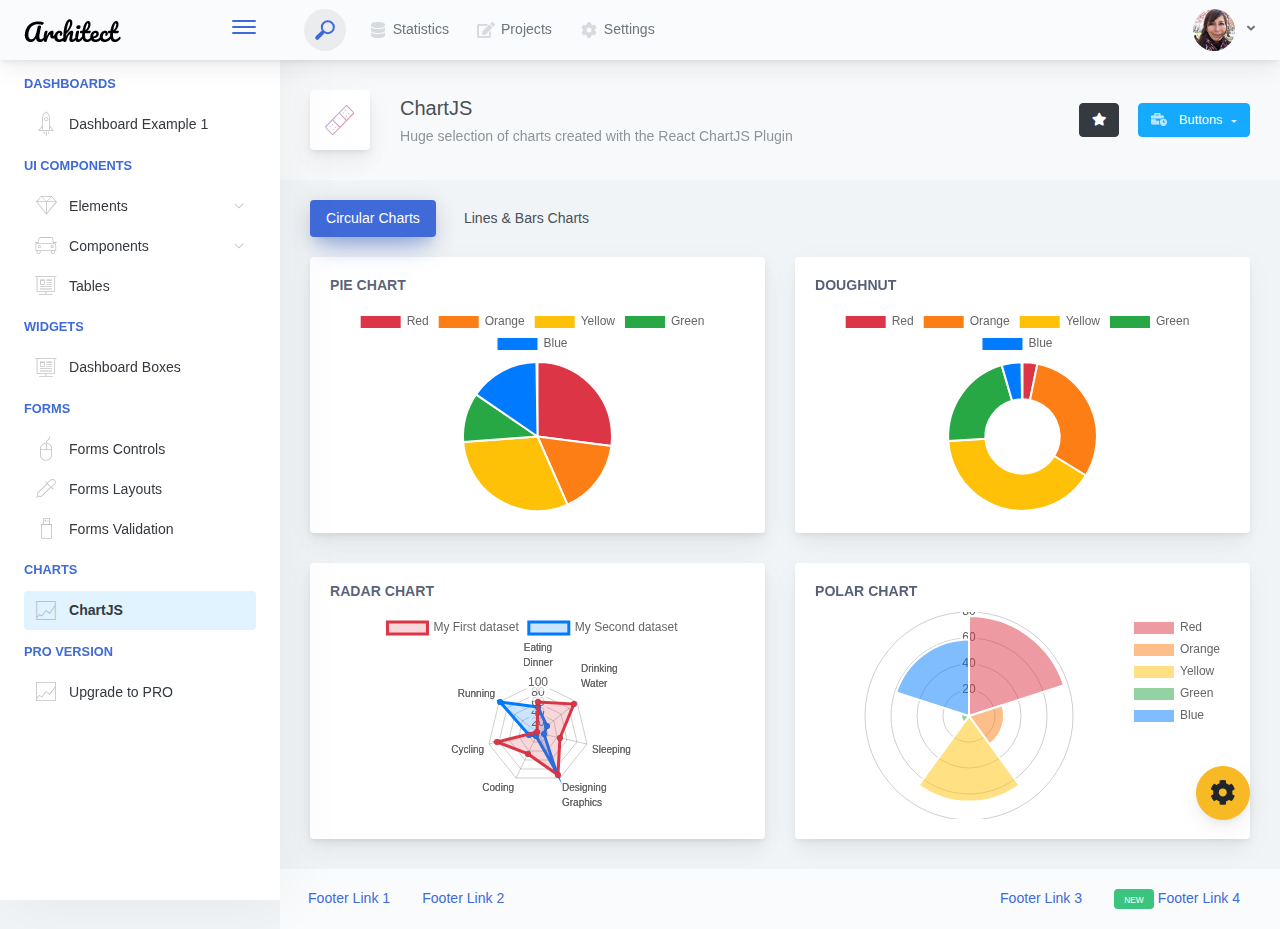
<file: architectui-html-free/architectui-html-free/charts-chartjs.html>
<!doctype html>
<html lang="en">

<head>
    <meta charset="utf-8">
    <meta http-equiv="X-UA-Compatible" content="IE=edge">
    <meta http-equiv="Content-Language" content="en">
    <meta http-equiv="Content-Type" content="text/html; charset=utf-8"/>
    <title>ChartJS - Huge selection of charts created with the React ChartJS Plugin</title>
    <meta name="viewport" content="width=device-width, initial-scale=1, maximum-scale=1, user-scalable=no, shrink-to-fit=no" />
    <meta name="description" content="Huge selection of charts created with the React ChartJS Plugin">
    <meta name="msapplication-tap-highlight" content="no">
    <!--
    =========================================================
    * ArchitectUI HTML Theme Dashboard - v1.0.0
    =========================================================
    * Product Page: https://dashboardpack.com
    * Copyright 2019 DashboardPack (https://dashboardpack.com)
    * Licensed under MIT (https://github.com/DashboardPack/architectui-html-theme-free/blob/master/LICENSE)
    =========================================================
    * The above copyright notice and this permission notice shall be included in all copies or substantial portions of the Software.
    -->
<link href="./main.css" rel="stylesheet"></head>
<body>
    <div class="app-container app-theme-white body-tabs-shadow fixed-sidebar fixed-header">
        <div class="app-header header-shadow">
            <div class="app-header__logo">
                <div class="logo-src"></div>
                <div class="header__pane ml-auto">
                    <div>
                        <button type="button" class="hamburger close-sidebar-btn hamburger--elastic" data-class="closed-sidebar">
                            <span class="hamburger-box">
                                <span class="hamburger-inner"></span>
                            </span>
                        </button>
                    </div>
                </div>
            </div>
            <div class="app-header__mobile-menu">
                <div>
                    <button type="button" class="hamburger hamburger--elastic mobile-toggle-nav">
                        <span class="hamburger-box">
                            <span class="hamburger-inner"></span>
                        </span>
                    </button>
                </div>
            </div>
            <div class="app-header__menu">
                <span>
                    <button type="button" class="btn-icon btn-icon-only btn btn-primary btn-sm mobile-toggle-header-nav">
                        <span class="btn-icon-wrapper">
                            <i class="fa fa-ellipsis-v fa-w-6"></i>
                        </span>
                    </button>
                </span>
            </div>    <div class="app-header__content">
                <div class="app-header-left">
                    <div class="search-wrapper">
                        <div class="input-holder">
                            <input type="text" class="search-input" placeholder="Type to search">
                            <button class="search-icon"><span></span></button>
                        </div>
                        <button class="close"></button>
                    </div>
                    <ul class="header-menu nav">
                        <li class="nav-item">
                            <a href="javascript:void(0);" class="nav-link">
                                <i class="nav-link-icon fa fa-database"> </i>
                                Statistics
                            </a>
                        </li>
                        <li class="btn-group nav-item">
                            <a href="javascript:void(0);" class="nav-link">
                                <i class="nav-link-icon fa fa-edit"></i>
                                Projects
                            </a>
                        </li>
                        <li class="dropdown nav-item">
                            <a href="javascript:void(0);" class="nav-link">
                                <i class="nav-link-icon fa fa-cog"></i>
                                Settings
                            </a>
                        </li>
                    </ul>        </div>
                <div class="app-header-right">
                    <div class="header-btn-lg pr-0">
                        <div class="widget-content p-0">
                            <div class="widget-content-wrapper">
                                <div class="widget-content-left">
                                    <div class="btn-group">
                                        <a data-toggle="dropdown" aria-haspopup="true" aria-expanded="false" class="p-0 btn">
                                            <img width="42" class="rounded-circle" src="assets/images/avatars/1.jpg" alt="">
                                            <i class="fa fa-angle-down ml-2 opacity-8"></i>
                                        </a>
                                        <div tabindex="-1" role="menu" aria-hidden="true" class="dropdown-menu dropdown-menu-right">
                                            <button type="button" tabindex="0" class="dropdown-item">User Account</button>
                                            <button type="button" tabindex="0" class="dropdown-item">Settings</button>
                                            <h6 tabindex="-1" class="dropdown-header">Header</h6>
                                            <button type="button" tabindex="0" class="dropdown-item">Actions</button>
                                            <div tabindex="-1" class="dropdown-divider"></div>
                                            <button type="button" tabindex="0" class="dropdown-item">Dividers</button>
                                        </div>
                                    </div>
                                </div>
                                <div class="widget-content-left  ml-3 header-user-info">
                                    <div class="widget-heading">
                                        Alina Mclourd
                                    </div>
                                    <div class="widget-subheading">
                                        VP People Manager
                                    </div>
                                </div>
                                <div class="widget-content-right header-user-info ml-3">
                                    <button type="button" class="btn-shadow p-1 btn btn-primary btn-sm show-toastr-example">
                                        <i class="fa text-white fa-calendar pr-1 pl-1"></i>
                                    </button>
                                </div>
                            </div>
                        </div>
                    </div>        </div>
            </div>
        </div>        <div class="ui-theme-settings">
            <button type="button" id="TooltipDemo" class="btn-open-options btn btn-warning">
                <i class="fa fa-cog fa-w-16 fa-spin fa-2x"></i>
            </button>
            <div class="theme-settings__inner">
                <div class="scrollbar-container">
                    <div class="theme-settings__options-wrapper">
                        <h3 class="themeoptions-heading">Layout Options
                        </h3>
                        <div class="p-3">
                            <ul class="list-group">
                                <li class="list-group-item">
                                    <div class="widget-content p-0">
                                        <div class="widget-content-wrapper">
                                            <div class="widget-content-left mr-3">
                                                <div class="switch has-switch switch-container-class" data-class="fixed-header">
                                                    <div class="switch-animate switch-on">
                                                        <input type="checkbox" checked data-toggle="toggle" data-onstyle="success">
                                                    </div>
                                                </div>
                                            </div>
                                            <div class="widget-content-left">
                                                <div class="widget-heading">Fixed Header
                                                </div>
                                                <div class="widget-subheading">Makes the header top fixed, always visible!
                                                </div>
                                            </div>
                                        </div>
                                    </div>
                                </li>
                                <li class="list-group-item">
                                    <div class="widget-content p-0">
                                        <div class="widget-content-wrapper">
                                            <div class="widget-content-left mr-3">
                                                <div class="switch has-switch switch-container-class" data-class="fixed-sidebar">
                                                    <div class="switch-animate switch-on">
                                                        <input type="checkbox" checked data-toggle="toggle" data-onstyle="success">
                                                    </div>
                                                </div>
                                            </div>
                                            <div class="widget-content-left">
                                                <div class="widget-heading">Fixed Sidebar
                                                </div>
                                                <div class="widget-subheading">Makes the sidebar left fixed, always visible!
                                                </div>
                                            </div>
                                        </div>
                                    </div>
                                </li>
                                <li class="list-group-item">
                                    <div class="widget-content p-0">
                                        <div class="widget-content-wrapper">
                                            <div class="widget-content-left mr-3">
                                                <div class="switch has-switch switch-container-class" data-class="fixed-footer">
                                                    <div class="switch-animate switch-off">
                                                        <input type="checkbox" data-toggle="toggle" data-onstyle="success">
                                                    </div>
                                                </div>
                                            </div>
                                            <div class="widget-content-left">
                                                <div class="widget-heading">Fixed Footer
                                                </div>
                                                <div class="widget-subheading">Makes the app footer bottom fixed, always visible!
                                                </div>
                                            </div>
                                        </div>
                                    </div>
                                </li>
                            </ul>
                        </div>
                        <h3 class="themeoptions-heading">
                            <div>
                                Header Options
                            </div>
                            <button type="button" class="btn-pill btn-shadow btn-wide ml-auto btn btn-focus btn-sm switch-header-cs-class" data-class="">
                                Restore Default
                            </button>
                        </h3>
                        <div class="p-3">
                            <ul class="list-group">
                                <li class="list-group-item">
                                    <h5 class="pb-2">Choose Color Scheme
                                    </h5>
                                    <div class="theme-settings-swatches">
                                        <div class="swatch-holder bg-primary switch-header-cs-class" data-class="bg-primary header-text-light">
                                        </div>
                                        <div class="swatch-holder bg-secondary switch-header-cs-class" data-class="bg-secondary header-text-light">
                                        </div>
                                        <div class="swatch-holder bg-success switch-header-cs-class" data-class="bg-success header-text-dark">
                                        </div>
                                        <div class="swatch-holder bg-info switch-header-cs-class" data-class="bg-info header-text-dark">
                                        </div>
                                        <div class="swatch-holder bg-warning switch-header-cs-class" data-class="bg-warning header-text-dark">
                                        </div>
                                        <div class="swatch-holder bg-danger switch-header-cs-class" data-class="bg-danger header-text-light">
                                        </div>
                                        <div class="swatch-holder bg-light switch-header-cs-class" data-class="bg-light header-text-dark">
                                        </div>
                                        <div class="swatch-holder bg-dark switch-header-cs-class" data-class="bg-dark header-text-light">
                                        </div>
                                        <div class="swatch-holder bg-focus switch-header-cs-class" data-class="bg-focus header-text-light">
                                        </div>
                                        <div class="swatch-holder bg-alternate switch-header-cs-class" data-class="bg-alternate header-text-light">
                                        </div>
                                        <div class="divider">
                                        </div>
                                        <div class="swatch-holder bg-vicious-stance switch-header-cs-class" data-class="bg-vicious-stance header-text-light">
                                        </div>
                                        <div class="swatch-holder bg-midnight-bloom switch-header-cs-class" data-class="bg-midnight-bloom header-text-light">
                                        </div>
                                        <div class="swatch-holder bg-night-sky switch-header-cs-class" data-class="bg-night-sky header-text-light">
                                        </div>
                                        <div class="swatch-holder bg-slick-carbon switch-header-cs-class" data-class="bg-slick-carbon header-text-light">
                                        </div>
                                        <div class="swatch-holder bg-asteroid switch-header-cs-class" data-class="bg-asteroid header-text-light">
                                        </div>
                                        <div class="swatch-holder bg-royal switch-header-cs-class" data-class="bg-royal header-text-light">
                                        </div>
                                        <div class="swatch-holder bg-warm-flame switch-header-cs-class" data-class="bg-warm-flame header-text-dark">
                                        </div>
                                        <div class="swatch-holder bg-night-fade switch-header-cs-class" data-class="bg-night-fade header-text-dark">
                                        </div>
                                        <div class="swatch-holder bg-sunny-morning switch-header-cs-class" data-class="bg-sunny-morning header-text-dark">
                                        </div>
                                        <div class="swatch-holder bg-tempting-azure switch-header-cs-class" data-class="bg-tempting-azure header-text-dark">
                                        </div>
                                        <div class="swatch-holder bg-amy-crisp switch-header-cs-class" data-class="bg-amy-crisp header-text-dark">
                                        </div>
                                        <div class="swatch-holder bg-heavy-rain switch-header-cs-class" data-class="bg-heavy-rain header-text-dark">
                                        </div>
                                        <div class="swatch-holder bg-mean-fruit switch-header-cs-class" data-class="bg-mean-fruit header-text-dark">
                                        </div>
                                        <div class="swatch-holder bg-malibu-beach switch-header-cs-class" data-class="bg-malibu-beach header-text-light">
                                        </div>
                                        <div class="swatch-holder bg-deep-blue switch-header-cs-class" data-class="bg-deep-blue header-text-dark">
                                        </div>
                                        <div class="swatch-holder bg-ripe-malin switch-header-cs-class" data-class="bg-ripe-malin header-text-light">
                                        </div>
                                        <div class="swatch-holder bg-arielle-smile switch-header-cs-class" data-class="bg-arielle-smile header-text-light">
                                        </div>
                                        <div class="swatch-holder bg-plum-plate switch-header-cs-class" data-class="bg-plum-plate header-text-light">
                                        </div>
                                        <div class="swatch-holder bg-happy-fisher switch-header-cs-class" data-class="bg-happy-fisher header-text-dark">
                                        </div>
                                        <div class="swatch-holder bg-happy-itmeo switch-header-cs-class" data-class="bg-happy-itmeo header-text-light">
                                        </div>
                                        <div class="swatch-holder bg-mixed-hopes switch-header-cs-class" data-class="bg-mixed-hopes header-text-light">
                                        </div>
                                        <div class="swatch-holder bg-strong-bliss switch-header-cs-class" data-class="bg-strong-bliss header-text-light">
                                        </div>
                                        <div class="swatch-holder bg-grow-early switch-header-cs-class" data-class="bg-grow-early header-text-light">
                                        </div>
                                        <div class="swatch-holder bg-love-kiss switch-header-cs-class" data-class="bg-love-kiss header-text-light">
                                        </div>
                                        <div class="swatch-holder bg-premium-dark switch-header-cs-class" data-class="bg-premium-dark header-text-light">
                                        </div>
                                        <div class="swatch-holder bg-happy-green switch-header-cs-class" data-class="bg-happy-green header-text-light">
                                        </div>
                                    </div>
                                </li>
                            </ul>
                        </div>
                        <h3 class="themeoptions-heading">
                            <div>Sidebar Options</div>
                            <button type="button" class="btn-pill btn-shadow btn-wide ml-auto btn btn-focus btn-sm switch-sidebar-cs-class" data-class="">
                                Restore Default
                            </button>
                        </h3>
                        <div class="p-3">
                            <ul class="list-group">
                                <li class="list-group-item">
                                    <h5 class="pb-2">Choose Color Scheme
                                    </h5>
                                    <div class="theme-settings-swatches">
                                        <div class="swatch-holder bg-primary switch-sidebar-cs-class" data-class="bg-primary sidebar-text-light">
                                        </div>
                                        <div class="swatch-holder bg-secondary switch-sidebar-cs-class" data-class="bg-secondary sidebar-text-light">
                                        </div>
                                        <div class="swatch-holder bg-success switch-sidebar-cs-class" data-class="bg-success sidebar-text-dark">
                                        </div>
                                        <div class="swatch-holder bg-info switch-sidebar-cs-class" data-class="bg-info sidebar-text-dark">
                                        </div>
                                        <div class="swatch-holder bg-warning switch-sidebar-cs-class" data-class="bg-warning sidebar-text-dark">
                                        </div>
                                        <div class="swatch-holder bg-danger switch-sidebar-cs-class" data-class="bg-danger sidebar-text-light">
                                        </div>
                                        <div class="swatch-holder bg-light switch-sidebar-cs-class" data-class="bg-light sidebar-text-dark">
                                        </div>
                                        <div class="swatch-holder bg-dark switch-sidebar-cs-class" data-class="bg-dark sidebar-text-light">
                                        </div>
                                        <div class="swatch-holder bg-focus switch-sidebar-cs-class" data-class="bg-focus sidebar-text-light">
                                        </div>
                                        <div class="swatch-holder bg-alternate switch-sidebar-cs-class" data-class="bg-alternate sidebar-text-light">
                                        </div>
                                        <div class="divider">
                                        </div>
                                        <div class="swatch-holder bg-vicious-stance switch-sidebar-cs-class" data-class="bg-vicious-stance sidebar-text-light">
                                        </div>
                                        <div class="swatch-holder bg-midnight-bloom switch-sidebar-cs-class" data-class="bg-midnight-bloom sidebar-text-light">
                                        </div>
                                        <div class="swatch-holder bg-night-sky switch-sidebar-cs-class" data-class="bg-night-sky sidebar-text-light">
                                        </div>
                                        <div class="swatch-holder bg-slick-carbon switch-sidebar-cs-class" data-class="bg-slick-carbon sidebar-text-light">
                                        </div>
                                        <div class="swatch-holder bg-asteroid switch-sidebar-cs-class" data-class="bg-asteroid sidebar-text-light">
                                        </div>
                                        <div class="swatch-holder bg-royal switch-sidebar-cs-class" data-class="bg-royal sidebar-text-light">
                                        </div>
                                        <div class="swatch-holder bg-warm-flame switch-sidebar-cs-class" data-class="bg-warm-flame sidebar-text-dark">
                                        </div>
                                        <div class="swatch-holder bg-night-fade switch-sidebar-cs-class" data-class="bg-night-fade sidebar-text-dark">
                                        </div>
                                        <div class="swatch-holder bg-sunny-morning switch-sidebar-cs-class" data-class="bg-sunny-morning sidebar-text-dark">
                                        </div>
                                        <div class="swatch-holder bg-tempting-azure switch-sidebar-cs-class" data-class="bg-tempting-azure sidebar-text-dark">
                                        </div>
                                        <div class="swatch-holder bg-amy-crisp switch-sidebar-cs-class" data-class="bg-amy-crisp sidebar-text-dark">
                                        </div>
                                        <div class="swatch-holder bg-heavy-rain switch-sidebar-cs-class" data-class="bg-heavy-rain sidebar-text-dark">
                                        </div>
                                        <div class="swatch-holder bg-mean-fruit switch-sidebar-cs-class" data-class="bg-mean-fruit sidebar-text-dark">
                                        </div>
                                        <div class="swatch-holder bg-malibu-beach switch-sidebar-cs-class" data-class="bg-malibu-beach sidebar-text-light">
                                        </div>
                                        <div class="swatch-holder bg-deep-blue switch-sidebar-cs-class" data-class="bg-deep-blue sidebar-text-dark">
                                        </div>
                                        <div class="swatch-holder bg-ripe-malin switch-sidebar-cs-class" data-class="bg-ripe-malin sidebar-text-light">
                                        </div>
                                        <div class="swatch-holder bg-arielle-smile switch-sidebar-cs-class" data-class="bg-arielle-smile sidebar-text-light">
                                        </div>
                                        <div class="swatch-holder bg-plum-plate switch-sidebar-cs-class" data-class="bg-plum-plate sidebar-text-light">
                                        </div>
                                        <div class="swatch-holder bg-happy-fisher switch-sidebar-cs-class" data-class="bg-happy-fisher sidebar-text-dark">
                                        </div>
                                        <div class="swatch-holder bg-happy-itmeo switch-sidebar-cs-class" data-class="bg-happy-itmeo sidebar-text-light">
                                        </div>
                                        <div class="swatch-holder bg-mixed-hopes switch-sidebar-cs-class" data-class="bg-mixed-hopes sidebar-text-light">
                                        </div>
                                        <div class="swatch-holder bg-strong-bliss switch-sidebar-cs-class" data-class="bg-strong-bliss sidebar-text-light">
                                        </div>
                                        <div class="swatch-holder bg-grow-early switch-sidebar-cs-class" data-class="bg-grow-early sidebar-text-light">
                                        </div>
                                        <div class="swatch-holder bg-love-kiss switch-sidebar-cs-class" data-class="bg-love-kiss sidebar-text-light">
                                        </div>
                                        <div class="swatch-holder bg-premium-dark switch-sidebar-cs-class" data-class="bg-premium-dark sidebar-text-light">
                                        </div>
                                        <div class="swatch-holder bg-happy-green switch-sidebar-cs-class" data-class="bg-happy-green sidebar-text-light">
                                        </div>
                                    </div>
                                </li>
                            </ul>
                        </div>
                        <h3 class="themeoptions-heading">
                            <div>Main Content Options</div>
                            <button type="button" class="btn-pill btn-shadow btn-wide ml-auto active btn btn-focus btn-sm">Restore Default
                            </button>
                        </h3>
                        <div class="p-3">
                            <ul class="list-group">
                                <li class="list-group-item">
                                    <h5 class="pb-2">Page Section Tabs
                                    </h5>
                                    <div class="theme-settings-swatches">
                                        <div role="group" class="mt-2 btn-group">
                                            <button type="button" class="btn-wide btn-shadow btn-primary btn btn-secondary switch-theme-class" data-class="body-tabs-line">
                                                Line
                                            </button>
                                            <button type="button" class="btn-wide btn-shadow btn-primary active btn btn-secondary switch-theme-class" data-class="body-tabs-shadow">
                                                Shadow
                                            </button>
                                        </div>
                                    </div>
                                </li>
                            </ul>
                        </div>
                    </div>
                </div>
            </div>
        </div>        <div class="app-main">
                <div class="app-sidebar sidebar-shadow">
                    <div class="app-header__logo">
                        <div class="logo-src"></div>
                        <div class="header__pane ml-auto">
                            <div>
                                <button type="button" class="hamburger close-sidebar-btn hamburger--elastic" data-class="closed-sidebar">
                                    <span class="hamburger-box">
                                        <span class="hamburger-inner"></span>
                                    </span>
                                </button>
                            </div>
                        </div>
                    </div>
                    <div class="app-header__mobile-menu">
                        <div>
                            <button type="button" class="hamburger hamburger--elastic mobile-toggle-nav">
                                <span class="hamburger-box">
                                    <span class="hamburger-inner"></span>
                                </span>
                            </button>
                        </div>
                    </div>
                    <div class="app-header__menu">
                        <span>
                            <button type="button" class="btn-icon btn-icon-only btn btn-primary btn-sm mobile-toggle-header-nav">
                                <span class="btn-icon-wrapper">
                                    <i class="fa fa-ellipsis-v fa-w-6"></i>
                                </span>
                            </button>
                        </span>
                    </div>    <div class="scrollbar-sidebar">
                        <div class="app-sidebar__inner">
                            <ul class="vertical-nav-menu">
                                <li class="app-sidebar__heading">Dashboards</li>
                                <li>
                                    <a href="index.html">
                                        <i class="metismenu-icon pe-7s-rocket"></i>
                                        Dashboard Example 1
                                    </a>
                                </li>
                                <li class="app-sidebar__heading">UI Components</li>
                                <li
                                    
                                    
                                    
                                    
                                    
                                    
                                    
                                    
                                >
                                    <a href="#">
                                        <i class="metismenu-icon pe-7s-diamond"></i>
                                        Elements
                                        <i class="metismenu-state-icon pe-7s-angle-down caret-left"></i>
                                    </a>
                                    <ul
                                        
                                        
                                        
                                        
                                        
                                        
                                        
                                        
                                    >
                                        <li>
                                            <a href="elements-buttons-standard.html">
                                                <i class="metismenu-icon"></i>
                                                Buttons
                                            </a>
                                        </li>
                                        <li>
                                            <a href="elements-dropdowns.html">
                                                <i class="metismenu-icon">
                                                </i>Dropdowns
                                            </a>
                                        </li>
                                        <li>
                                            <a href="elements-icons.html">
                                                <i class="metismenu-icon">
                                                </i>Icons
                                            </a>
                                        </li>
                                        <li>
                                            <a href="elements-badges-labels.html">
                                                <i class="metismenu-icon">
                                                </i>Badges
                                            </a>
                                        </li>
                                        <li>
                                            <a href="elements-cards.html">
                                                <i class="metismenu-icon">
                                                </i>Cards
                                            </a>
                                        </li>
                                        <li>
                                            <a href="elements-list-group.html">
                                                <i class="metismenu-icon">
                                                </i>List Groups
                                            </a>
                                        </li>
                                        <li>
                                            <a href="elements-navigation.html">
                                                <i class="metismenu-icon">
                                                </i>Navigation Menus
                                            </a>
                                        </li>
                                        <li>
                                            <a href="elements-utilities.html">
                                                <i class="metismenu-icon">
                                                </i>Utilities
                                            </a>
                                        </li>
                                    </ul>
                                </li>
                                <li
                                    
                                    
                                    
                                    
                                    
                                    
                                    
                                    
                                    
                                    
                                    
                                >
                                    <a href="#">
                                        <i class="metismenu-icon pe-7s-car"></i>
                                        Components
                                        <i class="metismenu-state-icon pe-7s-angle-down caret-left"></i>
                                    </a>
                                    <ul
                                        
                                        
                                        
                                        
                                        
                                        
                                        
                                        
                                        
                                        
                                        
                                    >
                                        <li>
                                            <a href="components-tabs.html">
                                                <i class="metismenu-icon">
                                                </i>Tabs
                                            </a>
                                        </li>
                                        <li>
                                            <a href="components-accordions.html">
                                                <i class="metismenu-icon">
                                                </i>Accordions
                                            </a>
                                        </li>
                                        <li>
                                            <a href="components-notifications.html">
                                                <i class="metismenu-icon">
                                                </i>Notifications
                                            </a>
                                        </li>
                                        <li>
                                            <a href="components-modals.html">
                                                <i class="metismenu-icon">
                                                </i>Modals
                                            </a>
                                        </li>
                                        <li>
                                            <a href="components-progress-bar.html">
                                                <i class="metismenu-icon">
                                                </i>Progress Bar
                                            </a>
                                        </li>
                                        <li>
                                            <a href="components-tooltips-popovers.html">
                                                <i class="metismenu-icon">
                                                </i>Tooltips &amp; Popovers
                                            </a>
                                        </li>
                                        <li>
                                            <a href="components-carousel.html">
                                                <i class="metismenu-icon">
                                                </i>Carousel
                                            </a>
                                        </li>
                                        <li>
                                            <a href="components-calendar.html">
                                                <i class="metismenu-icon">
                                                </i>Calendar
                                            </a>
                                        </li>
                                        <li>
                                            <a href="components-pagination.html">
                                                <i class="metismenu-icon">
                                                </i>Pagination
                                            </a>
                                        </li>
                                        <li>
                                            <a href="components-scrollable-elements.html">
                                                <i class="metismenu-icon">
                                                </i>Scrollable
                                            </a>
                                        </li>
                                        <li>
                                            <a href="components-maps.html">
                                                <i class="metismenu-icon">
                                                </i>Maps
                                            </a>
                                        </li>
                                    </ul>
                                </li>
                                <li  >
                                    <a href="tables-regular.html">
                                        <i class="metismenu-icon pe-7s-display2"></i>
                                        Tables
                                    </a>
                                </li>
                                <li class="app-sidebar__heading">Widgets</li>
                                <li>
                                    <a href="dashboard-boxes.html">
                                        <i class="metismenu-icon pe-7s-display2"></i>
                                        Dashboard Boxes
                                    </a>
                                </li>
                                <li class="app-sidebar__heading">Forms</li>
                                <li>
                                    <a href="forms-controls.html">
                                        <i class="metismenu-icon pe-7s-mouse">
                                        </i>Forms Controls
                                    </a>
                                </li>
                                <li>
                                    <a href="forms-layouts.html">
                                        <i class="metismenu-icon pe-7s-eyedropper">
                                        </i>Forms Layouts
                                    </a>
                                </li>
                                <li>
                                    <a href="forms-validation.html">
                                        <i class="metismenu-icon pe-7s-pendrive">
                                        </i>Forms Validation
                                    </a>
                                </li>
                                <li class="app-sidebar__heading">Charts</li>
                                <li>
                                    <a href="charts-chartjs.html" class="mm-active">
                                        <i class="metismenu-icon pe-7s-graph2">
                                        </i>ChartJS
                                    </a>
                                </li>
                                <li class="app-sidebar__heading">PRO Version</li>
                                <li>
                                    <a href="https://dashboardpack.com/theme-details/architectui-dashboard-html-pro/" target="_blank">
                                        <i class="metismenu-icon pe-7s-graph2">
                                        </i>
                                        Upgrade to PRO
                                    </a>
                                </li>
                            </ul>
                        </div>
                    </div>
                </div>    <div class="app-main__outer">
                    <div class="app-main__inner">
                        <div class="app-page-title">
                            <div class="page-title-wrapper">
                                <div class="page-title-heading">
                                    <div class="page-title-icon">
                                        <i class="pe-7s-bandaid icon-gradient bg-amy-crisp">
                                        </i>
                                    </div>
                                    <div>ChartJS
                                        <div class="page-title-subheading">Huge selection of charts created with the React ChartJS Plugin
                                        </div>
                                    </div>
                                </div>
                                <div class="page-title-actions">
                                    <button type="button" data-toggle="tooltip" title="Example Tooltip" data-placement="bottom" class="btn-shadow mr-3 btn btn-dark">
                                        <i class="fa fa-star"></i>
                                    </button>
                                    <div class="d-inline-block dropdown">
                                        <button type="button" data-toggle="dropdown" aria-haspopup="true" aria-expanded="false" class="btn-shadow dropdown-toggle btn btn-info">
                                            <span class="btn-icon-wrapper pr-2 opacity-7">
                                                <i class="fa fa-business-time fa-w-20"></i>
                                            </span>
                                            Buttons
                                        </button>
                                        <div tabindex="-1" role="menu" aria-hidden="true" class="dropdown-menu dropdown-menu-right">
                                            <ul class="nav flex-column">
                                                <li class="nav-item">
                                                    <a href="javascript:void(0);" class="nav-link">
                                                        <i class="nav-link-icon lnr-inbox"></i>
                                                        <span>
                                                            Inbox
                                                        </span>
                                                        <div class="ml-auto badge badge-pill badge-secondary">86</div>
                                                    </a>
                                                </li>
                                                <li class="nav-item">
                                                    <a href="javascript:void(0);" class="nav-link">
                                                        <i class="nav-link-icon lnr-book"></i>
                                                        <span>
                                                            Book
                                                        </span>
                                                        <div class="ml-auto badge badge-pill badge-danger">5</div>
                                                    </a>
                                                </li>
                                                <li class="nav-item">
                                                    <a href="javascript:void(0);" class="nav-link">
                                                        <i class="nav-link-icon lnr-picture"></i>
                                                        <span>
                                                            Picture
                                                        </span>
                                                    </a>
                                                </li>
                                                <li class="nav-item">
                                                    <a disabled href="javascript:void(0);" class="nav-link disabled">
                                                        <i class="nav-link-icon lnr-file-empty"></i>
                                                        <span>
                                                            File Disabled
                                                        </span>
                                                    </a>
                                                </li>
                                            </ul>
                                        </div>
                                    </div>
                                </div>    </div>
                        </div>            <ul class="body-tabs body-tabs-layout tabs-animated body-tabs-animated nav">
                            <li class="nav-item">
                                <a role="tab" class="nav-link active" id="tab-0" data-toggle="tab" href="#tab-content-0">
                                    <span>Circular Charts</span>
                                </a>
                            </li>
                            <li class="nav-item">
                                <a role="tab" class="nav-link" id="tab-1" data-toggle="tab" href="#tab-content-1">
                                    <span>Lines & Bars Charts</span>
                                </a>
                            </li>
                        </ul>
                        <div class="tab-content">
                            <div class="tab-pane tabs-animation fade show active" id="tab-content-0" role="tabpanel">
                                <div class="row">
                                    <div class="col-md-6">
                                        <div class="main-card mb-3 card">
                                            <div class="card-body">
                                                <h5 class="card-title">Pie Chart</h5>
                                                <canvas id="chart-area"></canvas>
                                            </div>
                                        </div>
                                        <div class="main-card mb-3 card">
                                            <div class="card-body">
                                                <h5 class="card-title">Radar Chart</h5>
                                                <canvas id="radar-chart"></canvas>
                                            </div>
                                        </div>
                                    </div>
                                    <div class="col-md-6">
                                        <div class="main-card mb-3 card">
                                            <div class="card-body">
                                                <h5 class="card-title">Doughnut</h5>
                                                <canvas id="doughnut-chart"></canvas>
                                            </div>
                                        </div>
                                        <div class="main-card mb-3 card">
                                            <div class="card-body">
                                                <h5 class="card-title">Polar Chart</h5>
                                                <canvas id="polar-chart"></canvas>
                                            </div>
                                        </div>
                                    </div>
                                </div>
            
                            </div>
                            <div class="tab-pane tabs-animation fade" id="tab-content-1" role="tabpanel">
                                <div class="row">
                                    <div class="col-md-6">
                                        <div class="main-card mb-3 card">
                                            <div class="card-body">
                                                <h5 class="card-title">Vertical Bars</h5>
                                                <canvas id="canvas"></canvas>
                                            </div>
                                        </div>
                                        <div class="main-card mb-3 card">
                                            <div class="card-body">
                                                <h5 class="card-title">Horizontal Bars</h5>
                                                <canvas id="chart-horiz-bar"></canvas>
                                            </div>
                                        </div>
                                    </div>
                                    <div class="col-md-6">
                                        <div class="main-card mb-3 card">
                                            <div class="card-body">
                                                <h5 class="card-title">Line Chart</h5>
                                                <div style="height: 400px">
                                                    <canvas id="line-chart"></canvas>
                                                </div>
                                            </div>
                                        </div>
                                        <div class="main-card mb-3 card">
                                            <div class="card-body">
                                                <h5 class="card-title">Stacked Bars</h5>
                                                <canvas id="stacked-bars-chart"></canvas>
                                            </div>
                                        </div>
                                    </div>
                                </div>
                            </div>
                        </div>
            
                    </div>
                    <div class="app-wrapper-footer">
                        <div class="app-footer">
                            <div class="app-footer__inner">
                                <div class="app-footer-left">
                                    <ul class="nav">
                                        <li class="nav-item">
                                            <a href="javascript:void(0);" class="nav-link">
                                                Footer Link 1
                                            </a>
                                        </li>
                                        <li class="nav-item">
                                            <a href="javascript:void(0);" class="nav-link">
                                                Footer Link 2
                                            </a>
                                        </li>
                                    </ul>
                                </div>
                                <div class="app-footer-right">
                                    <ul class="nav">
                                        <li class="nav-item">
                                            <a href="javascript:void(0);" class="nav-link">
                                                Footer Link 3
                                            </a>
                                        </li>
                                        <li class="nav-item">
                                            <a href="javascript:void(0);" class="nav-link">
                                                <div class="badge badge-success mr-1 ml-0">
                                                    <small>NEW</small>
                                                </div>
                                                Footer Link 4
                                            </a>
                                        </li>
                                    </ul>
                                </div>
                            </div>
                        </div>
                    </div>    </div>
        </div>
    </div>
<script type="text/javascript" src="./assets/scripts/main.js"></script></body>
</html>
</file>
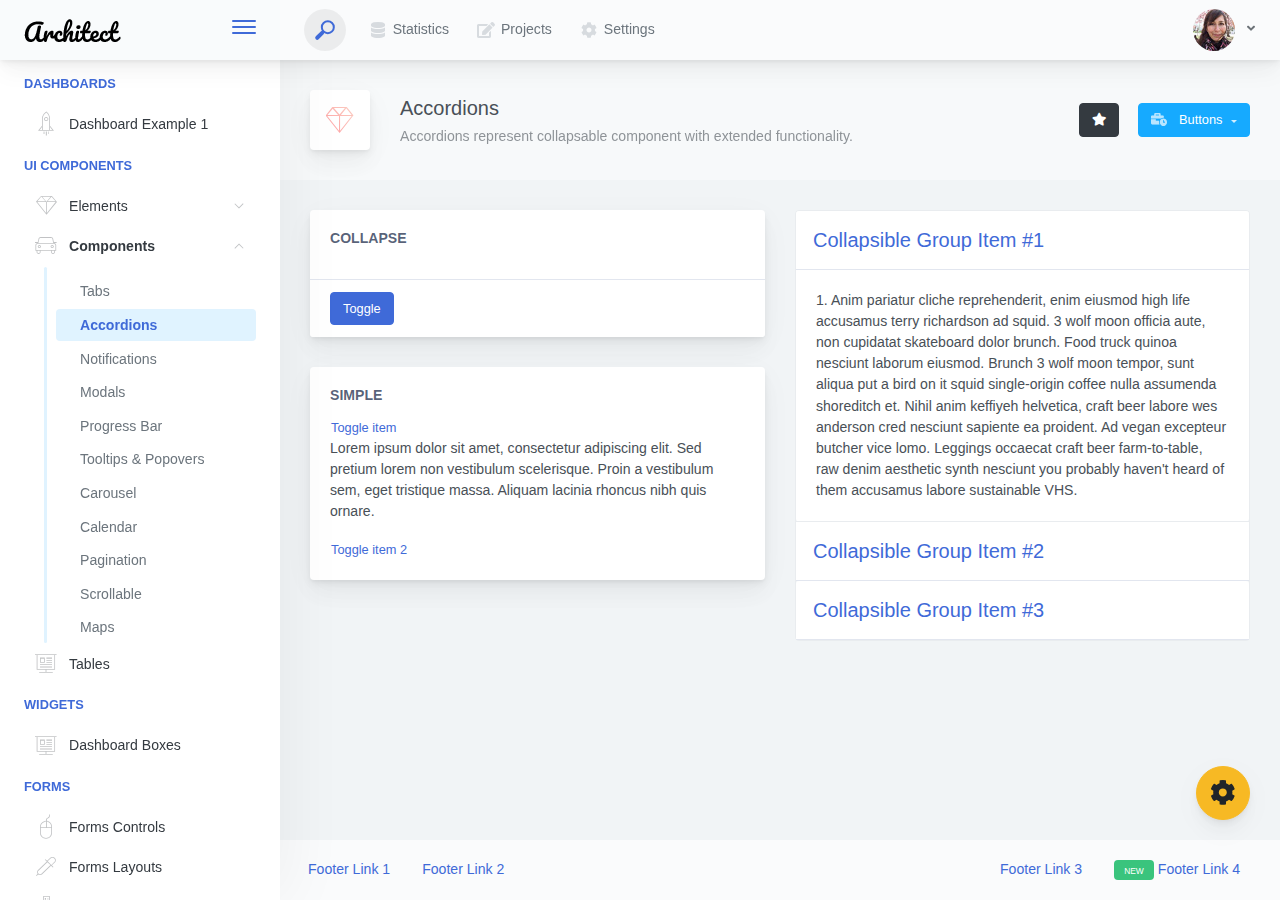
<file: architectui-html-free/architectui-html-free/components-accordions.html>
<!doctype html>
<html lang="en">

<head>
    <meta charset="utf-8">
    <meta http-equiv="X-UA-Compatible" content="IE=edge">
    <meta http-equiv="Content-Language" content="en">
    <meta http-equiv="Content-Type" content="text/html; charset=utf-8"/>
    <title>por finnnnnnnnn prueba de jenkins .</title>
    <meta name="viewport" content="width=device-width, initial-scale=1, maximum-scale=1, user-scalable=no, shrink-to-fit=no" />
    <meta name="description" content="Accordions represent collapsable component with extended functionality.">
    <meta name="msapplication-tap-highlight" content="no">
    <!--
    =========================================================
    * ArchitectUI HTML Theme Dashboard - v1.0.0
    =========================================================
    * Product Page: https://dashboardpack.com
    * Copyright 2019 DashboardPack (https://dashboardpack.com)
    * Licensed under MIT (https://github.com/DashboardPack/architectui-html-theme-free/blob/master/LICENSE)
    =========================================================
    * The above copyright notice and this permission notice shall be included in all copies or substantial portions of the Software.
    -->
<link href="./main.css" rel="stylesheet"></head>
<body>
    <div class="app-container app-theme-white body-tabs-shadow fixed-sidebar fixed-header">
        <div class="app-header header-shadow">
            <div class="app-header__logo">
                <div class="logo-src"></div>
                <div class="header__pane ml-auto">
                    <div>
                        <button type="button" class="hamburger close-sidebar-btn hamburger--elastic" data-class="closed-sidebar">
                            <span class="hamburger-box">
                                <span class="hamburger-inner"></span>
                            </span>
                        </button>
                    </div>
                </div>
            </div>
            <div class="app-header__mobile-menu">
                <div>
                    <button type="button" class="hamburger hamburger--elastic mobile-toggle-nav">
                        <span class="hamburger-box">
                            <span class="hamburger-inner"></span>
                        </span>
                    </button>
                </div>
            </div>
            <div class="app-header__menu">
                <span>
                    <button type="button" class="btn-icon btn-icon-only btn btn-primary btn-sm mobile-toggle-header-nav">
                        <span class="btn-icon-wrapper">
                            <i class="fa fa-ellipsis-v fa-w-6"></i>
                        </span>
                    </button>
                </span>
            </div>    <div class="app-header__content">
                <div class="app-header-left">
                    <div class="search-wrapper">
                        <div class="input-holder">
                            <input type="text" class="search-input" placeholder="Type to search">
                            <button class="search-icon"><span></span></button>
                        </div>
                        <button class="close"></button>
                    </div>
                    <ul class="header-menu nav">
                        <li class="nav-item">
                            <a href="javascript:void(0);" class="nav-link">
                                <i class="nav-link-icon fa fa-database"> </i>
                                Statistics
                            </a>
                        </li>
                        <li class="btn-group nav-item">
                            <a href="javascript:void(0);" class="nav-link">
                                <i class="nav-link-icon fa fa-edit"></i>
                                Projects
                            </a>
                        </li>
                        <li class="dropdown nav-item">
                            <a href="javascript:void(0);" class="nav-link">
                                <i class="nav-link-icon fa fa-cog"></i>
                                Settings
                            </a>
                        </li>
                    </ul>        </div>
                <div class="app-header-right">
                    <div class="header-btn-lg pr-0">
                        <div class="widget-content p-0">
                            <div class="widget-content-wrapper">
                                <div class="widget-content-left">
                                    <div class="btn-group">
                                        <a data-toggle="dropdown" aria-haspopup="true" aria-expanded="false" class="p-0 btn">
                                            <img width="42" class="rounded-circle" src="assets/images/avatars/1.jpg" alt="">
                                            <i class="fa fa-angle-down ml-2 opacity-8"></i>
                                        </a>
                                        <div tabindex="-1" role="menu" aria-hidden="true" class="dropdown-menu dropdown-menu-right">
                                            <button type="button" tabindex="0" class="dropdown-item">User Account</button>
                                            <button type="button" tabindex="0" class="dropdown-item">Settings</button>
                                            <h6 tabindex="-1" class="dropdown-header">Header</h6>
                                            <button type="button" tabindex="0" class="dropdown-item">Actions</button>
                                            <div tabindex="-1" class="dropdown-divider"></div>
                                            <button type="button" tabindex="0" class="dropdown-item">Dividers</button>
                                        </div>
                                    </div>
                                </div>
                                <div class="widget-content-left  ml-3 header-user-info">
                                    <div class="widget-heading">
                                        Alina Mclourd
                                    </div>
                                    <div class="widget-subheading">
                                        VP People Manager
                                    </div>
                                </div>
                                <div class="widget-content-right header-user-info ml-3">
                                    <button type="button" class="btn-shadow p-1 btn btn-primary btn-sm show-toastr-example">
                                        <i class="fa text-white fa-calendar pr-1 pl-1"></i>
                                    </button>
                                </div>
                            </div>
                        </div>
                    </div>        </div>
            </div>
        </div>        <div class="ui-theme-settings">
            <button type="button" id="TooltipDemo" class="btn-open-options btn btn-warning">
                <i class="fa fa-cog fa-w-16 fa-spin fa-2x"></i>
            </button>
            <div class="theme-settings__inner">
                <div class="scrollbar-container">
                    <div class="theme-settings__options-wrapper">
                        <h3 class="themeoptions-heading">Layout Options
                        </h3>
                        <div class="p-3">
                            <ul class="list-group">
                                <li class="list-group-item">
                                    <div class="widget-content p-0">
                                        <div class="widget-content-wrapper">
                                            <div class="widget-content-left mr-3">
                                                <div class="switch has-switch switch-container-class" data-class="fixed-header">
                                                    <div class="switch-animate switch-on">
                                                        <input type="checkbox" checked data-toggle="toggle" data-onstyle="success">
                                                    </div>
                                                </div>
                                            </div>
                                            <div class="widget-content-left">
                                                <div class="widget-heading">Fixed Header
                                                </div>
                                                <div class="widget-subheading">Makes the header top fixed, always visible!
                                                </div>
                                            </div>
                                        </div>
                                    </div>
                                </li>
                                <li class="list-group-item">
                                    <div class="widget-content p-0">
                                        <div class="widget-content-wrapper">
                                            <div class="widget-content-left mr-3">
                                                <div class="switch has-switch switch-container-class" data-class="fixed-sidebar">
                                                    <div class="switch-animate switch-on">
                                                        <input type="checkbox" checked data-toggle="toggle" data-onstyle="success">
                                                    </div>
                                                </div>
                                            </div>
                                            <div class="widget-content-left">
                                                <div class="widget-heading">Fixed Sidebar
                                                </div>
                                                <div class="widget-subheading">Makes the sidebar left fixed, always visible!
                                                </div>
                                            </div>
                                        </div>
                                    </div>
                                </li>
                                <li class="list-group-item">
                                    <div class="widget-content p-0">
                                        <div class="widget-content-wrapper">
                                            <div class="widget-content-left mr-3">
                                                <div class="switch has-switch switch-container-class" data-class="fixed-footer">
                                                    <div class="switch-animate switch-off">
                                                        <input type="checkbox" data-toggle="toggle" data-onstyle="success">
                                                    </div>
                                                </div>
                                            </div>
                                            <div class="widget-content-left">
                                                <div class="widget-heading">Fixed Footer
                                                </div>
                                                <div class="widget-subheading">Makes the app footer bottom fixed, always visible!
                                                </div>
                                            </div>
                                        </div>
                                    </div>
                                </li>
                            </ul>
                        </div>
                        <h3 class="themeoptions-heading">
                            <div>
                                Header Options
                            </div>
                            <button type="button" class="btn-pill btn-shadow btn-wide ml-auto btn btn-focus btn-sm switch-header-cs-class" data-class="">
                                Restore Default
                            </button>
                        </h3>
                        <div class="p-3">
                            <ul class="list-group">
                                <li class="list-group-item">
                                    <h5 class="pb-2">Choose Color Scheme
                                    </h5>
                                    <div class="theme-settings-swatches">
                                        <div class="swatch-holder bg-primary switch-header-cs-class" data-class="bg-primary header-text-light">
                                        </div>
                                        <div class="swatch-holder bg-secondary switch-header-cs-class" data-class="bg-secondary header-text-light">
                                        </div>
                                        <div class="swatch-holder bg-success switch-header-cs-class" data-class="bg-success header-text-dark">
                                        </div>
                                        <div class="swatch-holder bg-info switch-header-cs-class" data-class="bg-info header-text-dark">
                                        </div>
                                        <div class="swatch-holder bg-warning switch-header-cs-class" data-class="bg-warning header-text-dark">
                                        </div>
                                        <div class="swatch-holder bg-danger switch-header-cs-class" data-class="bg-danger header-text-light">
                                        </div>
                                        <div class="swatch-holder bg-light switch-header-cs-class" data-class="bg-light header-text-dark">
                                        </div>
                                        <div class="swatch-holder bg-dark switch-header-cs-class" data-class="bg-dark header-text-light">
                                        </div>
                                        <div class="swatch-holder bg-focus switch-header-cs-class" data-class="bg-focus header-text-light">
                                        </div>
                                        <div class="swatch-holder bg-alternate switch-header-cs-class" data-class="bg-alternate header-text-light">
                                        </div>
                                        <div class="divider">
                                        </div>
                                        <div class="swatch-holder bg-vicious-stance switch-header-cs-class" data-class="bg-vicious-stance header-text-light">
                                        </div>
                                        <div class="swatch-holder bg-midnight-bloom switch-header-cs-class" data-class="bg-midnight-bloom header-text-light">
                                        </div>
                                        <div class="swatch-holder bg-night-sky switch-header-cs-class" data-class="bg-night-sky header-text-light">
                                        </div>
                                        <div class="swatch-holder bg-slick-carbon switch-header-cs-class" data-class="bg-slick-carbon header-text-light">
                                        </div>
                                        <div class="swatch-holder bg-asteroid switch-header-cs-class" data-class="bg-asteroid header-text-light">
                                        </div>
                                        <div class="swatch-holder bg-royal switch-header-cs-class" data-class="bg-royal header-text-light">
                                        </div>
                                        <div class="swatch-holder bg-warm-flame switch-header-cs-class" data-class="bg-warm-flame header-text-dark">
                                        </div>
                                        <div class="swatch-holder bg-night-fade switch-header-cs-class" data-class="bg-night-fade header-text-dark">
                                        </div>
                                        <div class="swatch-holder bg-sunny-morning switch-header-cs-class" data-class="bg-sunny-morning header-text-dark">
                                        </div>
                                        <div class="swatch-holder bg-tempting-azure switch-header-cs-class" data-class="bg-tempting-azure header-text-dark">
                                        </div>
                                        <div class="swatch-holder bg-amy-crisp switch-header-cs-class" data-class="bg-amy-crisp header-text-dark">
                                        </div>
                                        <div class="swatch-holder bg-heavy-rain switch-header-cs-class" data-class="bg-heavy-rain header-text-dark">
                                        </div>
                                        <div class="swatch-holder bg-mean-fruit switch-header-cs-class" data-class="bg-mean-fruit header-text-dark">
                                        </div>
                                        <div class="swatch-holder bg-malibu-beach switch-header-cs-class" data-class="bg-malibu-beach header-text-light">
                                        </div>
                                        <div class="swatch-holder bg-deep-blue switch-header-cs-class" data-class="bg-deep-blue header-text-dark">
                                        </div>
                                        <div class="swatch-holder bg-ripe-malin switch-header-cs-class" data-class="bg-ripe-malin header-text-light">
                                        </div>
                                        <div class="swatch-holder bg-arielle-smile switch-header-cs-class" data-class="bg-arielle-smile header-text-light">
                                        </div>
                                        <div class="swatch-holder bg-plum-plate switch-header-cs-class" data-class="bg-plum-plate header-text-light">
                                        </div>
                                        <div class="swatch-holder bg-happy-fisher switch-header-cs-class" data-class="bg-happy-fisher header-text-dark">
                                        </div>
                                        <div class="swatch-holder bg-happy-itmeo switch-header-cs-class" data-class="bg-happy-itmeo header-text-light">
                                        </div>
                                        <div class="swatch-holder bg-mixed-hopes switch-header-cs-class" data-class="bg-mixed-hopes header-text-light">
                                        </div>
                                        <div class="swatch-holder bg-strong-bliss switch-header-cs-class" data-class="bg-strong-bliss header-text-light">
                                        </div>
                                        <div class="swatch-holder bg-grow-early switch-header-cs-class" data-class="bg-grow-early header-text-light">
                                        </div>
                                        <div class="swatch-holder bg-love-kiss switch-header-cs-class" data-class="bg-love-kiss header-text-light">
                                        </div>
                                        <div class="swatch-holder bg-premium-dark switch-header-cs-class" data-class="bg-premium-dark header-text-light">
                                        </div>
                                        <div class="swatch-holder bg-happy-green switch-header-cs-class" data-class="bg-happy-green header-text-light">
                                        </div>
                                    </div>
                                </li>
                            </ul>
                        </div>
                        <h3 class="themeoptions-heading">
                            <div>Sidebar Options</div>
                            <button type="button" class="btn-pill btn-shadow btn-wide ml-auto btn btn-focus btn-sm switch-sidebar-cs-class" data-class="">
                                Restore Default
                            </button>
                        </h3>
                        <div class="p-3">
                            <ul class="list-group">
                                <li class="list-group-item">
                                    <h5 class="pb-2">Choose Color Scheme
                                    </h5>
                                    <div class="theme-settings-swatches">
                                        <div class="swatch-holder bg-primary switch-sidebar-cs-class" data-class="bg-primary sidebar-text-light">
                                        </div>
                                        <div class="swatch-holder bg-secondary switch-sidebar-cs-class" data-class="bg-secondary sidebar-text-light">
                                        </div>
                                        <div class="swatch-holder bg-success switch-sidebar-cs-class" data-class="bg-success sidebar-text-dark">
                                        </div>
                                        <div class="swatch-holder bg-info switch-sidebar-cs-class" data-class="bg-info sidebar-text-dark">
                                        </div>
                                        <div class="swatch-holder bg-warning switch-sidebar-cs-class" data-class="bg-warning sidebar-text-dark">
                                        </div>
                                        <div class="swatch-holder bg-danger switch-sidebar-cs-class" data-class="bg-danger sidebar-text-light">
                                        </div>
                                        <div class="swatch-holder bg-light switch-sidebar-cs-class" data-class="bg-light sidebar-text-dark">
                                        </div>
                                        <div class="swatch-holder bg-dark switch-sidebar-cs-class" data-class="bg-dark sidebar-text-light">
                                        </div>
                                        <div class="swatch-holder bg-focus switch-sidebar-cs-class" data-class="bg-focus sidebar-text-light">
                                        </div>
                                        <div class="swatch-holder bg-alternate switch-sidebar-cs-class" data-class="bg-alternate sidebar-text-light">
                                        </div>
                                        <div class="divider">
                                        </div>
                                        <div class="swatch-holder bg-vicious-stance switch-sidebar-cs-class" data-class="bg-vicious-stance sidebar-text-light">
                                        </div>
                                        <div class="swatch-holder bg-midnight-bloom switch-sidebar-cs-class" data-class="bg-midnight-bloom sidebar-text-light">
                                        </div>
                                        <div class="swatch-holder bg-night-sky switch-sidebar-cs-class" data-class="bg-night-sky sidebar-text-light">
                                        </div>
                                        <div class="swatch-holder bg-slick-carbon switch-sidebar-cs-class" data-class="bg-slick-carbon sidebar-text-light">
                                        </div>
                                        <div class="swatch-holder bg-asteroid switch-sidebar-cs-class" data-class="bg-asteroid sidebar-text-light">
                                        </div>
                                        <div class="swatch-holder bg-royal switch-sidebar-cs-class" data-class="bg-royal sidebar-text-light">
                                        </div>
                                        <div class="swatch-holder bg-warm-flame switch-sidebar-cs-class" data-class="bg-warm-flame sidebar-text-dark">
                                        </div>
                                        <div class="swatch-holder bg-night-fade switch-sidebar-cs-class" data-class="bg-night-fade sidebar-text-dark">
                                        </div>
                                        <div class="swatch-holder bg-sunny-morning switch-sidebar-cs-class" data-class="bg-sunny-morning sidebar-text-dark">
                                        </div>
                                        <div class="swatch-holder bg-tempting-azure switch-sidebar-cs-class" data-class="bg-tempting-azure sidebar-text-dark">
                                        </div>
                                        <div class="swatch-holder bg-amy-crisp switch-sidebar-cs-class" data-class="bg-amy-crisp sidebar-text-dark">
                                        </div>
                                        <div class="swatch-holder bg-heavy-rain switch-sidebar-cs-class" data-class="bg-heavy-rain sidebar-text-dark">
                                        </div>
                                        <div class="swatch-holder bg-mean-fruit switch-sidebar-cs-class" data-class="bg-mean-fruit sidebar-text-dark">
                                        </div>
                                        <div class="swatch-holder bg-malibu-beach switch-sidebar-cs-class" data-class="bg-malibu-beach sidebar-text-light">
                                        </div>
                                        <div class="swatch-holder bg-deep-blue switch-sidebar-cs-class" data-class="bg-deep-blue sidebar-text-dark">
                                        </div>
                                        <div class="swatch-holder bg-ripe-malin switch-sidebar-cs-class" data-class="bg-ripe-malin sidebar-text-light">
                                        </div>
                                        <div class="swatch-holder bg-arielle-smile switch-sidebar-cs-class" data-class="bg-arielle-smile sidebar-text-light">
                                        </div>
                                        <div class="swatch-holder bg-plum-plate switch-sidebar-cs-class" data-class="bg-plum-plate sidebar-text-light">
                                        </div>
                                        <div class="swatch-holder bg-happy-fisher switch-sidebar-cs-class" data-class="bg-happy-fisher sidebar-text-dark">
                                        </div>
                                        <div class="swatch-holder bg-happy-itmeo switch-sidebar-cs-class" data-class="bg-happy-itmeo sidebar-text-light">
                                        </div>
                                        <div class="swatch-holder bg-mixed-hopes switch-sidebar-cs-class" data-class="bg-mixed-hopes sidebar-text-light">
                                        </div>
                                        <div class="swatch-holder bg-strong-bliss switch-sidebar-cs-class" data-class="bg-strong-bliss sidebar-text-light">
                                        </div>
                                        <div class="swatch-holder bg-grow-early switch-sidebar-cs-class" data-class="bg-grow-early sidebar-text-light">
                                        </div>
                                        <div class="swatch-holder bg-love-kiss switch-sidebar-cs-class" data-class="bg-love-kiss sidebar-text-light">
                                        </div>
                                        <div class="swatch-holder bg-premium-dark switch-sidebar-cs-class" data-class="bg-premium-dark sidebar-text-light">
                                        </div>
                                        <div class="swatch-holder bg-happy-green switch-sidebar-cs-class" data-class="bg-happy-green sidebar-text-light">
                                        </div>
                                    </div>
                                </li>
                            </ul>
                        </div>
                        <h3 class="themeoptions-heading">
                            <div>Main Content Options</div>
                            <button type="button" class="btn-pill btn-shadow btn-wide ml-auto active btn btn-focus btn-sm">Restore Default
                            </button>
                        </h3>
                        <div class="p-3">
                            <ul class="list-group">
                                <li class="list-group-item">
                                    <h5 class="pb-2">Page Section Tabs
                                    </h5>
                                    <div class="theme-settings-swatches">
                                        <div role="group" class="mt-2 btn-group">
                                            <button type="button" class="btn-wide btn-shadow btn-primary btn btn-secondary switch-theme-class" data-class="body-tabs-line">
                                                Line
                                            </button>
                                            <button type="button" class="btn-wide btn-shadow btn-primary active btn btn-secondary switch-theme-class" data-class="body-tabs-shadow">
                                                Shadow
                                            </button>
                                        </div>
                                    </div>
                                </li>
                            </ul>
                        </div>
                    </div>
                </div>
            </div>
        </div>        <div class="app-main">
                <div class="app-sidebar sidebar-shadow">
                    <div class="app-header__logo">
                        <div class="logo-src"></div>
                        <div class="header__pane ml-auto">
                            <div>
                                <button type="button" class="hamburger close-sidebar-btn hamburger--elastic" data-class="closed-sidebar">
                                    <span class="hamburger-box">
                                        <span class="hamburger-inner"></span>
                                    </span>
                                </button>
                            </div>
                        </div>
                    </div>
                    <div class="app-header__mobile-menu">
                        <div>
                            <button type="button" class="hamburger hamburger--elastic mobile-toggle-nav">
                                <span class="hamburger-box">
                                    <span class="hamburger-inner"></span>
                                </span>
                            </button>
                        </div>
                    </div>
                    <div class="app-header__menu">
                        <span>
                            <button type="button" class="btn-icon btn-icon-only btn btn-primary btn-sm mobile-toggle-header-nav">
                                <span class="btn-icon-wrapper">
                                    <i class="fa fa-ellipsis-v fa-w-6"></i>
                                </span>
                            </button>
                        </span>
                    </div>    <div class="scrollbar-sidebar">
                        <div class="app-sidebar__inner">
                            <ul class="vertical-nav-menu">
                                <li class="app-sidebar__heading">Dashboards</li>
                                <li>
                                    <a href="index.html">
                                        <i class="metismenu-icon pe-7s-rocket"></i>
                                        Dashboard Example 1
                                    </a>
                                </li>
                                <li class="app-sidebar__heading">UI Components</li>
                                <li
                                    
                                    
                                    
                                    
                                    
                                    
                                    
                                    
                                >
                                    <a href="#">
                                        <i class="metismenu-icon pe-7s-diamond"></i>
                                        Elements
                                        <i class="metismenu-state-icon pe-7s-angle-down caret-left"></i>
                                    </a>
                                    <ul
                                        
                                        
                                        
                                        
                                        
                                        
                                        
                                        
                                    >
                                        <li>
                                            <a href="elements-buttons-standard.html">
                                                <i class="metismenu-icon"></i>
                                                Buttons
                                            </a>
                                        </li>
                                        <li>
                                            <a href="elements-dropdowns.html">
                                                <i class="metismenu-icon">
                                                </i>Dropdowns
                                            </a>
                                        </li>
                                        <li>
                                            <a href="elements-icons.html">
                                                <i class="metismenu-icon">
                                                </i>Icons
                                            </a>
                                        </li>
                                        <li>
                                            <a href="elements-badges-labels.html">
                                                <i class="metismenu-icon">
                                                </i>Badges
                                            </a>
                                        </li>
                                        <li>
                                            <a href="elements-cards.html">
                                                <i class="metismenu-icon">
                                                </i>Cards
                                            </a>
                                        </li>
                                        <li>
                                            <a href="elements-list-group.html">
                                                <i class="metismenu-icon">
                                                </i>List Groups
                                            </a>
                                        </li>
                                        <li>
                                            <a href="elements-navigation.html">
                                                <i class="metismenu-icon">
                                                </i>Navigation Menus
                                            </a>
                                        </li>
                                        <li>
                                            <a href="elements-utilities.html">
                                                <i class="metismenu-icon">
                                                </i>Utilities
                                            </a>
                                        </li>
                                    </ul>
                                </li>
                                <li
                                    
                                     class="mm-active"
                                    
                                    
                                    
                                    
                                    
                                    
                                    
                                    
                                    
                                >
                                    <a href="#">
                                        <i class="metismenu-icon pe-7s-car"></i>
                                        Components
                                        <i class="metismenu-state-icon pe-7s-angle-down caret-left"></i>
                                    </a>
                                    <ul
                                        
                                         class="mm-show"
                                        
                                        
                                        
                                        
                                        
                                        
                                        
                                        
                                        
                                    >
                                        <li>
                                            <a href="components-tabs.html">
                                                <i class="metismenu-icon">
                                                </i>Tabs
                                            </a>
                                        </li>
                                        <li>
                                            <a href="components-accordions.html" class="mm-active">
                                                <i class="metismenu-icon">
                                                </i>Accordions
                                            </a>
                                        </li>
                                        <li>
                                            <a href="components-notifications.html">
                                                <i class="metismenu-icon">
                                                </i>Notifications
                                            </a>
                                        </li>
                                        <li>
                                            <a href="components-modals.html">
                                                <i class="metismenu-icon">
                                                </i>Modals
                                            </a>
                                        </li>
                                        <li>
                                            <a href="components-progress-bar.html">
                                                <i class="metismenu-icon">
                                                </i>Progress Bar
                                            </a>
                                        </li>
                                        <li>
                                            <a href="components-tooltips-popovers.html">
                                                <i class="metismenu-icon">
                                                </i>Tooltips &amp; Popovers
                                            </a>
                                        </li>
                                        <li>
                                            <a href="components-carousel.html">
                                                <i class="metismenu-icon">
                                                </i>Carousel
                                            </a>
                                        </li>
                                        <li>
                                            <a href="components-calendar.html">
                                                <i class="metismenu-icon">
                                                </i>Calendar
                                            </a>
                                        </li>
                                        <li>
                                            <a href="components-pagination.html">
                                                <i class="metismenu-icon">
                                                </i>Pagination
                                            </a>
                                        </li>
                                        <li>
                                            <a href="components-scrollable-elements.html">
                                                <i class="metismenu-icon">
                                                </i>Scrollable
                                            </a>
                                        </li>
                                        <li>
                                            <a href="components-maps.html">
                                                <i class="metismenu-icon">
                                                </i>Maps
                                            </a>
                                        </li>
                                    </ul>
                                </li>
                                <li  >
                                    <a href="tables-regular.html">
                                        <i class="metismenu-icon pe-7s-display2"></i>
                                        Tables
                                    </a>
                                </li>
                                <li class="app-sidebar__heading">Widgets</li>
                                <li>
                                    <a href="dashboard-boxes.html">
                                        <i class="metismenu-icon pe-7s-display2"></i>
                                        Dashboard Boxes
                                    </a>
                                </li>
                                <li class="app-sidebar__heading">Forms</li>
                                <li>
                                    <a href="forms-controls.html">
                                        <i class="metismenu-icon pe-7s-mouse">
                                        </i>Forms Controls
                                    </a>
                                </li>
                                <li>
                                    <a href="forms-layouts.html">
                                        <i class="metismenu-icon pe-7s-eyedropper">
                                        </i>Forms Layouts
                                    </a>
                                </li>
                                <li>
                                    <a href="forms-validation.html">
                                        <i class="metismenu-icon pe-7s-pendrive">
                                        </i>Forms Validation
                                    </a>
                                </li>
                                <li class="app-sidebar__heading">Charts</li>
                                <li>
                                    <a href="charts-chartjs.html">
                                        <i class="metismenu-icon pe-7s-graph2">
                                        </i>ChartJS
                                    </a>
                                </li>
                                <li class="app-sidebar__heading">PRO Version</li>
                                <li>
                                    <a href="https://dashboardpack.com/theme-details/architectui-dashboard-html-pro/" target="_blank">
                                        <i class="metismenu-icon pe-7s-graph2">
                                        </i>
                                        Upgrade to PRO
                                    </a>
                                </li>
                            </ul>
                        </div>
                    </div>
                </div>    <div class="app-main__outer">
                    <div class="app-main__inner">
                        <div class="app-page-title">
                            <div class="page-title-wrapper">
                                <div class="page-title-heading">
                                    <div class="page-title-icon">
                                        <i class="pe-7s-diamond icon-gradient bg-warm-flame">
                                        </i>
                                    </div>
                                    <div>Accordions
                                        <div class="page-title-subheading">Accordions represent collapsable component with extended functionality.
                                        </div>
                                    </div>
                                </div>
                                <div class="page-title-actions">
                                    <button type="button" data-toggle="tooltip" title="Example Tooltip" data-placement="bottom" class="btn-shadow mr-3 btn btn-dark">
                                        <i class="fa fa-star"></i>
                                    </button>
                                    <div class="d-inline-block dropdown">
                                        <button type="button" data-toggle="dropdown" aria-haspopup="true" aria-expanded="false" class="btn-shadow dropdown-toggle btn btn-info">
                                            <span class="btn-icon-wrapper pr-2 opacity-7">
                                                <i class="fa fa-business-time fa-w-20"></i>
                                            </span>
                                            Buttons
                                        </button>
                                        <div tabindex="-1" role="menu" aria-hidden="true" class="dropdown-menu dropdown-menu-right">
                                            <ul class="nav flex-column">
                                                <li class="nav-item">
                                                    <a href="javascript:void(0);" class="nav-link">
                                                        <i class="nav-link-icon lnr-inbox"></i>
                                                        <span>
                                                            Inbox
                                                        </span>
                                                        <div class="ml-auto badge badge-pill badge-secondary">86</div>
                                                    </a>
                                                </li>
                                                <li class="nav-item">
                                                    <a href="javascript:void(0);" class="nav-link">
                                                        <i class="nav-link-icon lnr-book"></i>
                                                        <span>
                                                            Book
                                                        </span>
                                                        <div class="ml-auto badge badge-pill badge-danger">5</div>
                                                    </a>
                                                </li>
                                                <li class="nav-item">
                                                    <a href="javascript:void(0);" class="nav-link">
                                                        <i class="nav-link-icon lnr-picture"></i>
                                                        <span>
                                                            Picture
                                                        </span>
                                                    </a>
                                                </li>
                                                <li class="nav-item">
                                                    <a disabled href="javascript:void(0);" class="nav-link disabled">
                                                        <i class="nav-link-icon lnr-file-empty"></i>
                                                        <span>
                                                            File Disabled
                                                        </span>
                                                    </a>
                                                </li>
                                            </ul>
                                        </div>
                                    </div>
                                </div>    </div>
                        </div>            <div class="">
                            <div class="row">
                                <div class="col-md-6">
                                    <div class="main-card mb-3 card">
                                        <div class="card-body">
                                            <h5 class="card-title">Collapse</h5>
                                            <div class="collapse" id="collapseExample123"><p>Anim pariatur cliche reprehenderit, enim eiusmod high life accusamus terry richardson ad squid. Nihil anim keffiyeh helvetica, craft beer labore wes anderson cred
                                                nesciunt sapiente ea
                                                proident.</p>
                                                <p>Donec molestie odio id nisi malesuada, mattis tincidunt velit egestas. Sed non pulvinar risus. Aenean elementum eleifend nunc, pellentesque dapibus arcu hendrerit fringilla. Aliquam in nibh massa. Cras ultricies
                                                    lorem non enim volutpat, a eleifend urna placerat. Fusce id luctus urna. In sed leo tellus. Mauris tristique leo a nisl feugiat, eget vehicula leo venenatis. Quisque magna metus, luctus quis sollicitudin vel,
                                                    vehicula nec ipsum. Donec rutrum commodo lacus ut condimentum. Integer vel turpis purus. Etiam vehicula, nulla non fringilla blandit, massa purus faucibus tellus, a luctus enim orci non augue. Aenean
                                                    ullamcorper nisl urna, non feugiat tortor volutpat in. Vivamus lobortis massa dolor, eget faucibus ipsum varius eget. Pellentesque imperdiet, turpis sed sagittis lobortis, leo elit laoreet arcu, vehicula
                                                    sagittis elit leo id nisi.</p></div>
                                        </div>
                                        <div class="card-footer">
                                            <button type="button" data-toggle="collapse" href="#collapseExample123" class="btn btn-primary">Toggle</button>
                                        </div>
                                    </div>
                                    <div class="main-card mb-3 card">
                                        <div class="card-body"><h5 class="card-title">Simple</h5>
                                            <div id="exampleAccordion" data-children=".item">
                                                <div class="item">
                                                    <button type="button" aria-expanded="true" aria-controls="exampleAccordion1" data-toggle="collapse" href="#collapseExample" class="m-0 p-0 btn btn-link">Toggle item</button>
                                                    <div data-parent="#exampleAccordion" id="collapseExample" class="collapse show"><p class="mb-3">Lorem ipsum dolor sit amet, consectetur adipiscing elit. Sed pretium lorem non vestibulum scelerisque. Proin a
                                                        vestibulum sem, eget tristique massa. Aliquam lacinia rhoncus nibh quis ornare.</p></div>
                                                </div>
                                                <div class="item">
                                                    <button type="button" aria-expanded="false" aria-controls="exampleAccordion2" data-toggle="collapse" href="#collapseExample2" class="m-0 p-0 btn btn-link">Toggle item 2</button>
                                                    <div data-parent="#exampleAccordion" id="collapseExample2" class="collapse"><p class="mb-3">Donec at ipsum dignissim, rutrum turpis scelerisque, tristique lectus. Pellentesque habitant morbi tristique
                                                        senectus
                                                        et netus et malesuada fames ac turpis egestas. Vivamus nec dui turpis. Orci varius natoque penatibus et magnis dis parturient montes, nascetur ridiculus mus.</p></div>
                                                </div>
                                            </div>
                                        </div>
                                    </div>
                                </div>
                                <div class="col-md-6">
                                    <div id="accordion" class="accordion-wrapper mb-3">
                                        <div class="card">
                                            <div id="headingOne" class="card-header">
                                                <button type="button" data-toggle="collapse" data-target="#collapseOne1" aria-expanded="true" aria-controls="collapseOne" class="text-left m-0 p-0 btn btn-link btn-block">
                                                    <h5 class="m-0 p-0">Collapsible Group Item #1</h5>
                                                </button>
                                            </div>
                                            <div data-parent="#accordion" id="collapseOne1" aria-labelledby="headingOne" class="collapse show">
                                                <div class="card-body">1. Anim pariatur cliche reprehenderit, enim eiusmod high life accusamus terry richardson ad squid. 3 wolf moon officia aute, non cupidatat skateboard dolor brunch. Food truck quinoa
                                                    nesciunt
                                                    laborum eiusmod. Brunch 3 wolf moon tempor, sunt aliqua put a bird on it squid single-origin coffee nulla assumenda shoreditch et. Nihil anim keffiyeh helvetica, craft beer labore wes anderson cred nesciunt
                                                    sapiente ea proident. Ad vegan excepteur butcher vice lomo. Leggings occaecat craft beer farm-to-table, raw denim aesthetic synth nesciunt you probably haven't heard of them accusamus labore sustainable
                                                    VHS.
                                                </div>
                                            </div>
                                        </div>
                                        <div class="card">
                                            <div id="headingTwo" class="b-radius-0 card-header">
                                                <button type="button" data-toggle="collapse" data-target="#collapseOne2" aria-expanded="false" aria-controls="collapseTwo" class="text-left m-0 p-0 btn btn-link btn-block"><h5 class="m-0 p-0">Collapsible Group Item
                                                    #2</h5></button>
                                            </div>
                                            <div data-parent="#accordion" id="collapseOne2" class="collapse">
                                                <div class="card-body">2. Anim pariatur cliche reprehenderit, enim eiusmod high life accusamus terry richardson ad squid. 3 wolf moon officia aute, non cupidatat skateboard dolor brunch. Food truck quinoa
                                                    nesciunt
                                                    laborum eiusmod. Brunch 3 wolf moon tempor, sunt aliqua put a bird on it squid single-origin coffee nulla assumenda shoreditch et. Nihil anim keffiyeh helvetica, craft beer labore wes anderson cred nesciunt
                                                    sapiente ea proident. Ad vegan excepteur butcher vice lomo. Leggings occaecat craft beer farm-to-table, raw denim aesthetic synth nesciunt you probably haven't heard of them accusamus labore sustainable
                                                    VHS.
                                                </div>
                                            </div>
                                        </div>
                                        <div class="card">
                                            <div id="headingThree" class="card-header">
                                                <button type="button" data-toggle="collapse" data-target="#collapseOne3" aria-expanded="false" aria-controls="collapseThree" class="text-left m-0 p-0 btn btn-link btn-block"><h5 class="m-0 p-0">Collapsible Group
                                                    Item #3</h5></button>
                                            </div>
                                            <div data-parent="#accordion" id="collapseOne3" class="collapse">
                                                <div class="card-body">3. Anim pariatur cliche reprehenderit, enim eiusmod high life accusamus terry richardson ad squid. 3 wolf moon officia aute, non cupidatat skateboard dolor brunch. Food truck quinoa
                                                    nesciunt
                                                    laborum eiusmod. Brunch 3 wolf moon tempor, sunt aliqua put a bird on it squid single-origin coffee nulla assumenda shoreditch et. Nihil anim keffiyeh helvetica, craft beer labore wes anderson cred nesciunt
                                                    sapiente ea proident. Ad vegan excepteur butcher vice lomo. Leggings occaecat craft beer farm-to-table, raw denim aesthetic synth nesciunt you probably haven't heard of them accusamus labore sustainable
                                                    VHS.
                                                </div>
                                            </div>
                                        </div>
                                    </div>
                                </div>
                            </div>
                        </div>
                    </div>
                    <div class="app-wrapper-footer">
                        <div class="app-footer">
                            <div class="app-footer__inner">
                                <div class="app-footer-left">
                                    <ul class="nav">
                                        <li class="nav-item">
                                            <a href="javascript:void(0);" class="nav-link">
                                                Footer Link 1
                                            </a>
                                        </li>
                                        <li class="nav-item">
                                            <a href="javascript:void(0);" class="nav-link">
                                                Footer Link 2
                                            </a>
                                        </li>
                                    </ul>
                                </div>
                                <div class="app-footer-right">
                                    <ul class="nav">
                                        <li class="nav-item">
                                            <a href="javascript:void(0);" class="nav-link">
                                                Footer Link 3
                                            </a>
                                        </li>
                                        <li class="nav-item">
                                            <a href="javascript:void(0);" class="nav-link">
                                                <div class="badge badge-success mr-1 ml-0">
                                                    <small>NEW</small>
                                                </div>
                                                Footer Link 4
                                            </a>
                                        </li>
                                    </ul>
                                </div>
                            </div>
                        </div>
                    </div>    </div>
        </div>
    </div>
<script type="text/javascript" src="./assets/scripts/main.js"></script></body>
</html>
</file>
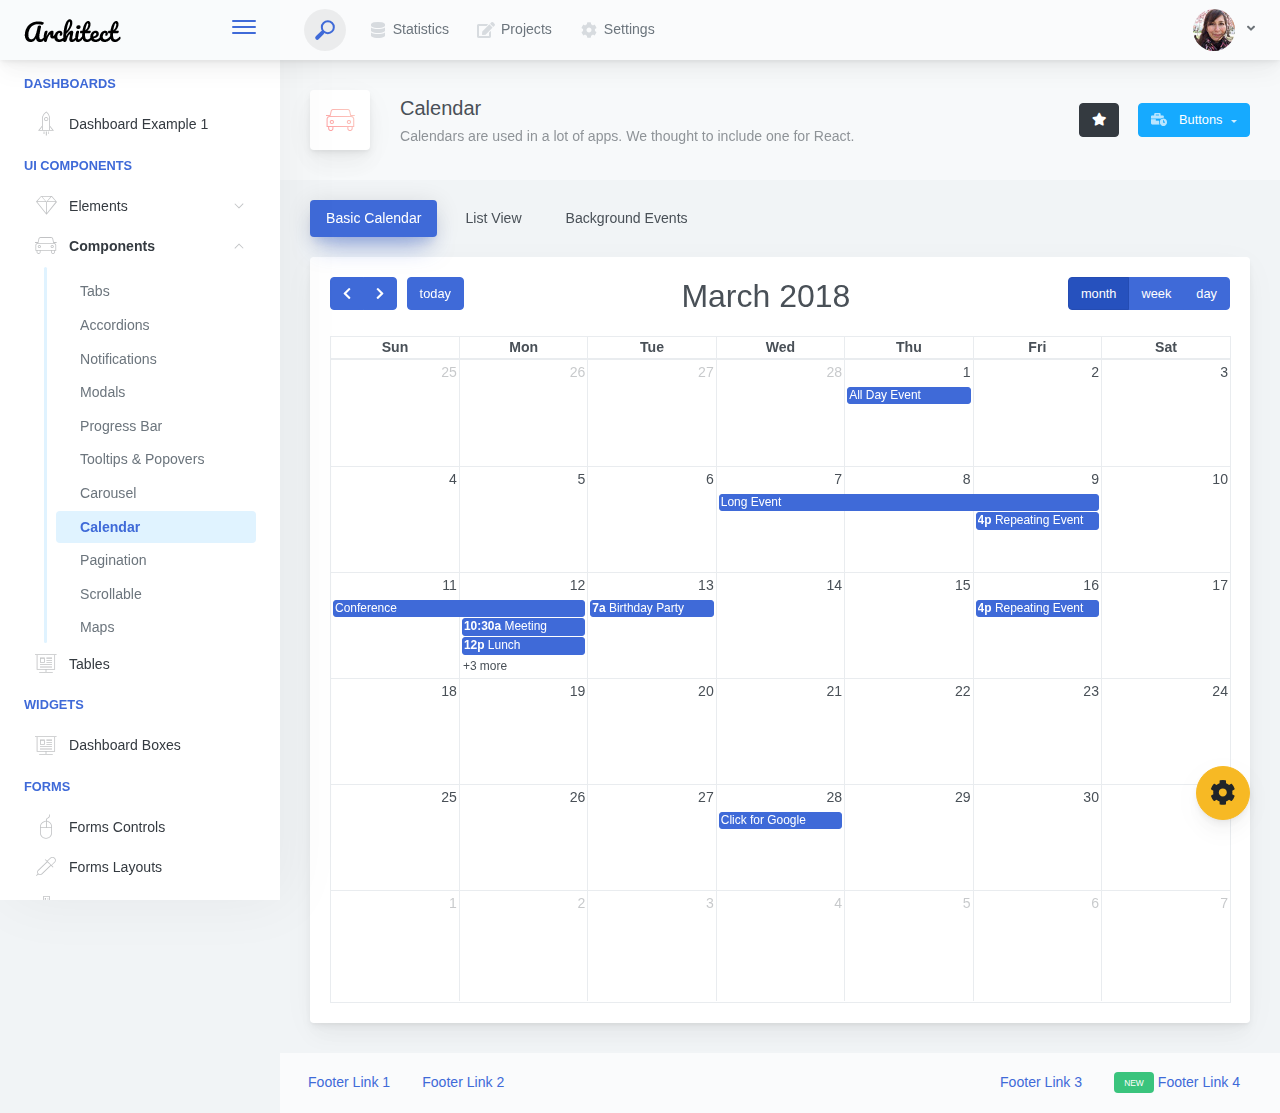
<file: architectui-html-free/architectui-html-free/components-calendar.html>
<!doctype html>
<html lang="en">

<head>
    <meta charset="utf-8">
    <meta http-equiv="X-UA-Compatible" content="IE=edge">
    <meta http-equiv="Content-Language" content="en">
    <meta http-equiv="Content-Type" content="text/html; charset=utf-8"/>
    <title>Calendar - Calendars are used in a lot of apps. We thought to include one for React.</title>
    <meta name="viewport" content="width=device-width, initial-scale=1, maximum-scale=1, user-scalable=no, shrink-to-fit=no" />
    <meta name="description" content="Calendars are used in a lot of apps. We thought to include one for React.">
    <meta name="msapplication-tap-highlight" content="no">
    <!--
    =========================================================
    * ArchitectUI HTML Theme Dashboard - v1.0.0
    =========================================================
    * Product Page: https://dashboardpack.com
    * Copyright 2019 DashboardPack (https://dashboardpack.com)
    * Licensed under MIT (https://github.com/DashboardPack/architectui-html-theme-free/blob/master/LICENSE)
    =========================================================
    * The above copyright notice and this permission notice shall be included in all copies or substantial portions of the Software.
    -->
<link href="./main.css" rel="stylesheet"></head>
<body>
    <div class="app-container app-theme-white body-tabs-shadow fixed-sidebar fixed-header">
        <div class="app-header header-shadow">
            <div class="app-header__logo">
                <div class="logo-src"></div>
                <div class="header__pane ml-auto">
                    <div>
                        <button type="button" class="hamburger close-sidebar-btn hamburger--elastic" data-class="closed-sidebar">
                            <span class="hamburger-box">
                                <span class="hamburger-inner"></span>
                            </span>
                        </button>
                    </div>
                </div>
            </div>
            <div class="app-header__mobile-menu">
                <div>
                    <button type="button" class="hamburger hamburger--elastic mobile-toggle-nav">
                        <span class="hamburger-box">
                            <span class="hamburger-inner"></span>
                        </span>
                    </button>
                </div>
            </div>
            <div class="app-header__menu">
                <span>
                    <button type="button" class="btn-icon btn-icon-only btn btn-primary btn-sm mobile-toggle-header-nav">
                        <span class="btn-icon-wrapper">
                            <i class="fa fa-ellipsis-v fa-w-6"></i>
                        </span>
                    </button>
                </span>
            </div>    <div class="app-header__content">
                <div class="app-header-left">
                    <div class="search-wrapper">
                        <div class="input-holder">
                            <input type="text" class="search-input" placeholder="Type to search">
                            <button class="search-icon"><span></span></button>
                        </div>
                        <button class="close"></button>
                    </div>
                    <ul class="header-menu nav">
                        <li class="nav-item">
                            <a href="javascript:void(0);" class="nav-link">
                                <i class="nav-link-icon fa fa-database"> </i>
                                Statistics
                            </a>
                        </li>
                        <li class="btn-group nav-item">
                            <a href="javascript:void(0);" class="nav-link">
                                <i class="nav-link-icon fa fa-edit"></i>
                                Projects
                            </a>
                        </li>
                        <li class="dropdown nav-item">
                            <a href="javascript:void(0);" class="nav-link">
                                <i class="nav-link-icon fa fa-cog"></i>
                                Settings
                            </a>
                        </li>
                    </ul>        </div>
                <div class="app-header-right">
                    <div class="header-btn-lg pr-0">
                        <div class="widget-content p-0">
                            <div class="widget-content-wrapper">
                                <div class="widget-content-left">
                                    <div class="btn-group">
                                        <a data-toggle="dropdown" aria-haspopup="true" aria-expanded="false" class="p-0 btn">
                                            <img width="42" class="rounded-circle" src="assets/images/avatars/1.jpg" alt="">
                                            <i class="fa fa-angle-down ml-2 opacity-8"></i>
                                        </a>
                                        <div tabindex="-1" role="menu" aria-hidden="true" class="dropdown-menu dropdown-menu-right">
                                            <button type="button" tabindex="0" class="dropdown-item">User Account</button>
                                            <button type="button" tabindex="0" class="dropdown-item">Settings</button>
                                            <h6 tabindex="-1" class="dropdown-header">Header</h6>
                                            <button type="button" tabindex="0" class="dropdown-item">Actions</button>
                                            <div tabindex="-1" class="dropdown-divider"></div>
                                            <button type="button" tabindex="0" class="dropdown-item">Dividers</button>
                                        </div>
                                    </div>
                                </div>
                                <div class="widget-content-left  ml-3 header-user-info">
                                    <div class="widget-heading">
                                        Alina Mclourd
                                    </div>
                                    <div class="widget-subheading">
                                        VP People Manager
                                    </div>
                                </div>
                                <div class="widget-content-right header-user-info ml-3">
                                    <button type="button" class="btn-shadow p-1 btn btn-primary btn-sm show-toastr-example">
                                        <i class="fa text-white fa-calendar pr-1 pl-1"></i>
                                    </button>
                                </div>
                            </div>
                        </div>
                    </div>        </div>
            </div>
        </div>        <div class="ui-theme-settings">
            <button type="button" id="TooltipDemo" class="btn-open-options btn btn-warning">
                <i class="fa fa-cog fa-w-16 fa-spin fa-2x"></i>
            </button>
            <div class="theme-settings__inner">
                <div class="scrollbar-container">
                    <div class="theme-settings__options-wrapper">
                        <h3 class="themeoptions-heading">Layout Options
                        </h3>
                        <div class="p-3">
                            <ul class="list-group">
                                <li class="list-group-item">
                                    <div class="widget-content p-0">
                                        <div class="widget-content-wrapper">
                                            <div class="widget-content-left mr-3">
                                                <div class="switch has-switch switch-container-class" data-class="fixed-header">
                                                    <div class="switch-animate switch-on">
                                                        <input type="checkbox" checked data-toggle="toggle" data-onstyle="success">
                                                    </div>
                                                </div>
                                            </div>
                                            <div class="widget-content-left">
                                                <div class="widget-heading">Fixed Header
                                                </div>
                                                <div class="widget-subheading">Makes the header top fixed, always visible!
                                                </div>
                                            </div>
                                        </div>
                                    </div>
                                </li>
                                <li class="list-group-item">
                                    <div class="widget-content p-0">
                                        <div class="widget-content-wrapper">
                                            <div class="widget-content-left mr-3">
                                                <div class="switch has-switch switch-container-class" data-class="fixed-sidebar">
                                                    <div class="switch-animate switch-on">
                                                        <input type="checkbox" checked data-toggle="toggle" data-onstyle="success">
                                                    </div>
                                                </div>
                                            </div>
                                            <div class="widget-content-left">
                                                <div class="widget-heading">Fixed Sidebar
                                                </div>
                                                <div class="widget-subheading">Makes the sidebar left fixed, always visible!
                                                </div>
                                            </div>
                                        </div>
                                    </div>
                                </li>
                                <li class="list-group-item">
                                    <div class="widget-content p-0">
                                        <div class="widget-content-wrapper">
                                            <div class="widget-content-left mr-3">
                                                <div class="switch has-switch switch-container-class" data-class="fixed-footer">
                                                    <div class="switch-animate switch-off">
                                                        <input type="checkbox" data-toggle="toggle" data-onstyle="success">
                                                    </div>
                                                </div>
                                            </div>
                                            <div class="widget-content-left">
                                                <div class="widget-heading">Fixed Footer
                                                </div>
                                                <div class="widget-subheading">Makes the app footer bottom fixed, always visible!
                                                </div>
                                            </div>
                                        </div>
                                    </div>
                                </li>
                            </ul>
                        </div>
                        <h3 class="themeoptions-heading">
                            <div>
                                Header Options
                            </div>
                            <button type="button" class="btn-pill btn-shadow btn-wide ml-auto btn btn-focus btn-sm switch-header-cs-class" data-class="">
                                Restore Default
                            </button>
                        </h3>
                        <div class="p-3">
                            <ul class="list-group">
                                <li class="list-group-item">
                                    <h5 class="pb-2">Choose Color Scheme
                                    </h5>
                                    <div class="theme-settings-swatches">
                                        <div class="swatch-holder bg-primary switch-header-cs-class" data-class="bg-primary header-text-light">
                                        </div>
                                        <div class="swatch-holder bg-secondary switch-header-cs-class" data-class="bg-secondary header-text-light">
                                        </div>
                                        <div class="swatch-holder bg-success switch-header-cs-class" data-class="bg-success header-text-dark">
                                        </div>
                                        <div class="swatch-holder bg-info switch-header-cs-class" data-class="bg-info header-text-dark">
                                        </div>
                                        <div class="swatch-holder bg-warning switch-header-cs-class" data-class="bg-warning header-text-dark">
                                        </div>
                                        <div class="swatch-holder bg-danger switch-header-cs-class" data-class="bg-danger header-text-light">
                                        </div>
                                        <div class="swatch-holder bg-light switch-header-cs-class" data-class="bg-light header-text-dark">
                                        </div>
                                        <div class="swatch-holder bg-dark switch-header-cs-class" data-class="bg-dark header-text-light">
                                        </div>
                                        <div class="swatch-holder bg-focus switch-header-cs-class" data-class="bg-focus header-text-light">
                                        </div>
                                        <div class="swatch-holder bg-alternate switch-header-cs-class" data-class="bg-alternate header-text-light">
                                        </div>
                                        <div class="divider">
                                        </div>
                                        <div class="swatch-holder bg-vicious-stance switch-header-cs-class" data-class="bg-vicious-stance header-text-light">
                                        </div>
                                        <div class="swatch-holder bg-midnight-bloom switch-header-cs-class" data-class="bg-midnight-bloom header-text-light">
                                        </div>
                                        <div class="swatch-holder bg-night-sky switch-header-cs-class" data-class="bg-night-sky header-text-light">
                                        </div>
                                        <div class="swatch-holder bg-slick-carbon switch-header-cs-class" data-class="bg-slick-carbon header-text-light">
                                        </div>
                                        <div class="swatch-holder bg-asteroid switch-header-cs-class" data-class="bg-asteroid header-text-light">
                                        </div>
                                        <div class="swatch-holder bg-royal switch-header-cs-class" data-class="bg-royal header-text-light">
                                        </div>
                                        <div class="swatch-holder bg-warm-flame switch-header-cs-class" data-class="bg-warm-flame header-text-dark">
                                        </div>
                                        <div class="swatch-holder bg-night-fade switch-header-cs-class" data-class="bg-night-fade header-text-dark">
                                        </div>
                                        <div class="swatch-holder bg-sunny-morning switch-header-cs-class" data-class="bg-sunny-morning header-text-dark">
                                        </div>
                                        <div class="swatch-holder bg-tempting-azure switch-header-cs-class" data-class="bg-tempting-azure header-text-dark">
                                        </div>
                                        <div class="swatch-holder bg-amy-crisp switch-header-cs-class" data-class="bg-amy-crisp header-text-dark">
                                        </div>
                                        <div class="swatch-holder bg-heavy-rain switch-header-cs-class" data-class="bg-heavy-rain header-text-dark">
                                        </div>
                                        <div class="swatch-holder bg-mean-fruit switch-header-cs-class" data-class="bg-mean-fruit header-text-dark">
                                        </div>
                                        <div class="swatch-holder bg-malibu-beach switch-header-cs-class" data-class="bg-malibu-beach header-text-light">
                                        </div>
                                        <div class="swatch-holder bg-deep-blue switch-header-cs-class" data-class="bg-deep-blue header-text-dark">
                                        </div>
                                        <div class="swatch-holder bg-ripe-malin switch-header-cs-class" data-class="bg-ripe-malin header-text-light">
                                        </div>
                                        <div class="swatch-holder bg-arielle-smile switch-header-cs-class" data-class="bg-arielle-smile header-text-light">
                                        </div>
                                        <div class="swatch-holder bg-plum-plate switch-header-cs-class" data-class="bg-plum-plate header-text-light">
                                        </div>
                                        <div class="swatch-holder bg-happy-fisher switch-header-cs-class" data-class="bg-happy-fisher header-text-dark">
                                        </div>
                                        <div class="swatch-holder bg-happy-itmeo switch-header-cs-class" data-class="bg-happy-itmeo header-text-light">
                                        </div>
                                        <div class="swatch-holder bg-mixed-hopes switch-header-cs-class" data-class="bg-mixed-hopes header-text-light">
                                        </div>
                                        <div class="swatch-holder bg-strong-bliss switch-header-cs-class" data-class="bg-strong-bliss header-text-light">
                                        </div>
                                        <div class="swatch-holder bg-grow-early switch-header-cs-class" data-class="bg-grow-early header-text-light">
                                        </div>
                                        <div class="swatch-holder bg-love-kiss switch-header-cs-class" data-class="bg-love-kiss header-text-light">
                                        </div>
                                        <div class="swatch-holder bg-premium-dark switch-header-cs-class" data-class="bg-premium-dark header-text-light">
                                        </div>
                                        <div class="swatch-holder bg-happy-green switch-header-cs-class" data-class="bg-happy-green header-text-light">
                                        </div>
                                    </div>
                                </li>
                            </ul>
                        </div>
                        <h3 class="themeoptions-heading">
                            <div>Sidebar Options</div>
                            <button type="button" class="btn-pill btn-shadow btn-wide ml-auto btn btn-focus btn-sm switch-sidebar-cs-class" data-class="">
                                Restore Default
                            </button>
                        </h3>
                        <div class="p-3">
                            <ul class="list-group">
                                <li class="list-group-item">
                                    <h5 class="pb-2">Choose Color Scheme
                                    </h5>
                                    <div class="theme-settings-swatches">
                                        <div class="swatch-holder bg-primary switch-sidebar-cs-class" data-class="bg-primary sidebar-text-light">
                                        </div>
                                        <div class="swatch-holder bg-secondary switch-sidebar-cs-class" data-class="bg-secondary sidebar-text-light">
                                        </div>
                                        <div class="swatch-holder bg-success switch-sidebar-cs-class" data-class="bg-success sidebar-text-dark">
                                        </div>
                                        <div class="swatch-holder bg-info switch-sidebar-cs-class" data-class="bg-info sidebar-text-dark">
                                        </div>
                                        <div class="swatch-holder bg-warning switch-sidebar-cs-class" data-class="bg-warning sidebar-text-dark">
                                        </div>
                                        <div class="swatch-holder bg-danger switch-sidebar-cs-class" data-class="bg-danger sidebar-text-light">
                                        </div>
                                        <div class="swatch-holder bg-light switch-sidebar-cs-class" data-class="bg-light sidebar-text-dark">
                                        </div>
                                        <div class="swatch-holder bg-dark switch-sidebar-cs-class" data-class="bg-dark sidebar-text-light">
                                        </div>
                                        <div class="swatch-holder bg-focus switch-sidebar-cs-class" data-class="bg-focus sidebar-text-light">
                                        </div>
                                        <div class="swatch-holder bg-alternate switch-sidebar-cs-class" data-class="bg-alternate sidebar-text-light">
                                        </div>
                                        <div class="divider">
                                        </div>
                                        <div class="swatch-holder bg-vicious-stance switch-sidebar-cs-class" data-class="bg-vicious-stance sidebar-text-light">
                                        </div>
                                        <div class="swatch-holder bg-midnight-bloom switch-sidebar-cs-class" data-class="bg-midnight-bloom sidebar-text-light">
                                        </div>
                                        <div class="swatch-holder bg-night-sky switch-sidebar-cs-class" data-class="bg-night-sky sidebar-text-light">
                                        </div>
                                        <div class="swatch-holder bg-slick-carbon switch-sidebar-cs-class" data-class="bg-slick-carbon sidebar-text-light">
                                        </div>
                                        <div class="swatch-holder bg-asteroid switch-sidebar-cs-class" data-class="bg-asteroid sidebar-text-light">
                                        </div>
                                        <div class="swatch-holder bg-royal switch-sidebar-cs-class" data-class="bg-royal sidebar-text-light">
                                        </div>
                                        <div class="swatch-holder bg-warm-flame switch-sidebar-cs-class" data-class="bg-warm-flame sidebar-text-dark">
                                        </div>
                                        <div class="swatch-holder bg-night-fade switch-sidebar-cs-class" data-class="bg-night-fade sidebar-text-dark">
                                        </div>
                                        <div class="swatch-holder bg-sunny-morning switch-sidebar-cs-class" data-class="bg-sunny-morning sidebar-text-dark">
                                        </div>
                                        <div class="swatch-holder bg-tempting-azure switch-sidebar-cs-class" data-class="bg-tempting-azure sidebar-text-dark">
                                        </div>
                                        <div class="swatch-holder bg-amy-crisp switch-sidebar-cs-class" data-class="bg-amy-crisp sidebar-text-dark">
                                        </div>
                                        <div class="swatch-holder bg-heavy-rain switch-sidebar-cs-class" data-class="bg-heavy-rain sidebar-text-dark">
                                        </div>
                                        <div class="swatch-holder bg-mean-fruit switch-sidebar-cs-class" data-class="bg-mean-fruit sidebar-text-dark">
                                        </div>
                                        <div class="swatch-holder bg-malibu-beach switch-sidebar-cs-class" data-class="bg-malibu-beach sidebar-text-light">
                                        </div>
                                        <div class="swatch-holder bg-deep-blue switch-sidebar-cs-class" data-class="bg-deep-blue sidebar-text-dark">
                                        </div>
                                        <div class="swatch-holder bg-ripe-malin switch-sidebar-cs-class" data-class="bg-ripe-malin sidebar-text-light">
                                        </div>
                                        <div class="swatch-holder bg-arielle-smile switch-sidebar-cs-class" data-class="bg-arielle-smile sidebar-text-light">
                                        </div>
                                        <div class="swatch-holder bg-plum-plate switch-sidebar-cs-class" data-class="bg-plum-plate sidebar-text-light">
                                        </div>
                                        <div class="swatch-holder bg-happy-fisher switch-sidebar-cs-class" data-class="bg-happy-fisher sidebar-text-dark">
                                        </div>
                                        <div class="swatch-holder bg-happy-itmeo switch-sidebar-cs-class" data-class="bg-happy-itmeo sidebar-text-light">
                                        </div>
                                        <div class="swatch-holder bg-mixed-hopes switch-sidebar-cs-class" data-class="bg-mixed-hopes sidebar-text-light">
                                        </div>
                                        <div class="swatch-holder bg-strong-bliss switch-sidebar-cs-class" data-class="bg-strong-bliss sidebar-text-light">
                                        </div>
                                        <div class="swatch-holder bg-grow-early switch-sidebar-cs-class" data-class="bg-grow-early sidebar-text-light">
                                        </div>
                                        <div class="swatch-holder bg-love-kiss switch-sidebar-cs-class" data-class="bg-love-kiss sidebar-text-light">
                                        </div>
                                        <div class="swatch-holder bg-premium-dark switch-sidebar-cs-class" data-class="bg-premium-dark sidebar-text-light">
                                        </div>
                                        <div class="swatch-holder bg-happy-green switch-sidebar-cs-class" data-class="bg-happy-green sidebar-text-light">
                                        </div>
                                    </div>
                                </li>
                            </ul>
                        </div>
                        <h3 class="themeoptions-heading">
                            <div>Main Content Options</div>
                            <button type="button" class="btn-pill btn-shadow btn-wide ml-auto active btn btn-focus btn-sm">Restore Default
                            </button>
                        </h3>
                        <div class="p-3">
                            <ul class="list-group">
                                <li class="list-group-item">
                                    <h5 class="pb-2">Page Section Tabs
                                    </h5>
                                    <div class="theme-settings-swatches">
                                        <div role="group" class="mt-2 btn-group">
                                            <button type="button" class="btn-wide btn-shadow btn-primary btn btn-secondary switch-theme-class" data-class="body-tabs-line">
                                                Line
                                            </button>
                                            <button type="button" class="btn-wide btn-shadow btn-primary active btn btn-secondary switch-theme-class" data-class="body-tabs-shadow">
                                                Shadow
                                            </button>
                                        </div>
                                    </div>
                                </li>
                            </ul>
                        </div>
                    </div>
                </div>
            </div>
        </div>        <div class="app-main">
                <div class="app-sidebar sidebar-shadow">
                    <div class="app-header__logo">
                        <div class="logo-src"></div>
                        <div class="header__pane ml-auto">
                            <div>
                                <button type="button" class="hamburger close-sidebar-btn hamburger--elastic" data-class="closed-sidebar">
                                    <span class="hamburger-box">
                                        <span class="hamburger-inner"></span>
                                    </span>
                                </button>
                            </div>
                        </div>
                    </div>
                    <div class="app-header__mobile-menu">
                        <div>
                            <button type="button" class="hamburger hamburger--elastic mobile-toggle-nav">
                                <span class="hamburger-box">
                                    <span class="hamburger-inner"></span>
                                </span>
                            </button>
                        </div>
                    </div>
                    <div class="app-header__menu">
                        <span>
                            <button type="button" class="btn-icon btn-icon-only btn btn-primary btn-sm mobile-toggle-header-nav">
                                <span class="btn-icon-wrapper">
                                    <i class="fa fa-ellipsis-v fa-w-6"></i>
                                </span>
                            </button>
                        </span>
                    </div>    <div class="scrollbar-sidebar">
                        <div class="app-sidebar__inner">
                            <ul class="vertical-nav-menu">
                                <li class="app-sidebar__heading">Dashboards</li>
                                <li>
                                    <a href="index.html">
                                        <i class="metismenu-icon pe-7s-rocket"></i>
                                        Dashboard Example 1
                                    </a>
                                </li>
                                <li class="app-sidebar__heading">UI Components</li>
                                <li
                                    
                                    
                                    
                                    
                                    
                                    
                                    
                                    
                                >
                                    <a href="#">
                                        <i class="metismenu-icon pe-7s-diamond"></i>
                                        Elements
                                        <i class="metismenu-state-icon pe-7s-angle-down caret-left"></i>
                                    </a>
                                    <ul
                                        
                                        
                                        
                                        
                                        
                                        
                                        
                                        
                                    >
                                        <li>
                                            <a href="elements-buttons-standard.html">
                                                <i class="metismenu-icon"></i>
                                                Buttons
                                            </a>
                                        </li>
                                        <li>
                                            <a href="elements-dropdowns.html">
                                                <i class="metismenu-icon">
                                                </i>Dropdowns
                                            </a>
                                        </li>
                                        <li>
                                            <a href="elements-icons.html">
                                                <i class="metismenu-icon">
                                                </i>Icons
                                            </a>
                                        </li>
                                        <li>
                                            <a href="elements-badges-labels.html">
                                                <i class="metismenu-icon">
                                                </i>Badges
                                            </a>
                                        </li>
                                        <li>
                                            <a href="elements-cards.html">
                                                <i class="metismenu-icon">
                                                </i>Cards
                                            </a>
                                        </li>
                                        <li>
                                            <a href="elements-list-group.html">
                                                <i class="metismenu-icon">
                                                </i>List Groups
                                            </a>
                                        </li>
                                        <li>
                                            <a href="elements-navigation.html">
                                                <i class="metismenu-icon">
                                                </i>Navigation Menus
                                            </a>
                                        </li>
                                        <li>
                                            <a href="elements-utilities.html">
                                                <i class="metismenu-icon">
                                                </i>Utilities
                                            </a>
                                        </li>
                                    </ul>
                                </li>
                                <li
                                    
                                    
                                    
                                    
                                    
                                    
                                    
                                     class="mm-active"
                                    
                                    
                                    
                                >
                                    <a href="#">
                                        <i class="metismenu-icon pe-7s-car"></i>
                                        Components
                                        <i class="metismenu-state-icon pe-7s-angle-down caret-left"></i>
                                    </a>
                                    <ul
                                        
                                        
                                        
                                        
                                        
                                        
                                        
                                         class="mm-show"
                                        
                                        
                                        
                                    >
                                        <li>
                                            <a href="components-tabs.html">
                                                <i class="metismenu-icon">
                                                </i>Tabs
                                            </a>
                                        </li>
                                        <li>
                                            <a href="components-accordions.html">
                                                <i class="metismenu-icon">
                                                </i>Accordions
                                            </a>
                                        </li>
                                        <li>
                                            <a href="components-notifications.html">
                                                <i class="metismenu-icon">
                                                </i>Notifications
                                            </a>
                                        </li>
                                        <li>
                                            <a href="components-modals.html">
                                                <i class="metismenu-icon">
                                                </i>Modals
                                            </a>
                                        </li>
                                        <li>
                                            <a href="components-progress-bar.html">
                                                <i class="metismenu-icon">
                                                </i>Progress Bar
                                            </a>
                                        </li>
                                        <li>
                                            <a href="components-tooltips-popovers.html">
                                                <i class="metismenu-icon">
                                                </i>Tooltips &amp; Popovers
                                            </a>
                                        </li>
                                        <li>
                                            <a href="components-carousel.html">
                                                <i class="metismenu-icon">
                                                </i>Carousel
                                            </a>
                                        </li>
                                        <li>
                                            <a href="components-calendar.html" class="mm-active">
                                                <i class="metismenu-icon">
                                                </i>Calendar
                                            </a>
                                        </li>
                                        <li>
                                            <a href="components-pagination.html">
                                                <i class="metismenu-icon">
                                                </i>Pagination
                                            </a>
                                        </li>
                                        <li>
                                            <a href="components-scrollable-elements.html">
                                                <i class="metismenu-icon">
                                                </i>Scrollable
                                            </a>
                                        </li>
                                        <li>
                                            <a href="components-maps.html">
                                                <i class="metismenu-icon">
                                                </i>Maps
                                            </a>
                                        </li>
                                    </ul>
                                </li>
                                <li  >
                                    <a href="tables-regular.html">
                                        <i class="metismenu-icon pe-7s-display2"></i>
                                        Tables
                                    </a>
                                </li>
                                <li class="app-sidebar__heading">Widgets</li>
                                <li>
                                    <a href="dashboard-boxes.html">
                                        <i class="metismenu-icon pe-7s-display2"></i>
                                        Dashboard Boxes
                                    </a>
                                </li>
                                <li class="app-sidebar__heading">Forms</li>
                                <li>
                                    <a href="forms-controls.html">
                                        <i class="metismenu-icon pe-7s-mouse">
                                        </i>Forms Controls
                                    </a>
                                </li>
                                <li>
                                    <a href="forms-layouts.html">
                                        <i class="metismenu-icon pe-7s-eyedropper">
                                        </i>Forms Layouts
                                    </a>
                                </li>
                                <li>
                                    <a href="forms-validation.html">
                                        <i class="metismenu-icon pe-7s-pendrive">
                                        </i>Forms Validation
                                    </a>
                                </li>
                                <li class="app-sidebar__heading">Charts</li>
                                <li>
                                    <a href="charts-chartjs.html">
                                        <i class="metismenu-icon pe-7s-graph2">
                                        </i>ChartJS
                                    </a>
                                </li>
                                <li class="app-sidebar__heading">PRO Version</li>
                                <li>
                                    <a href="https://dashboardpack.com/theme-details/architectui-dashboard-html-pro/" target="_blank">
                                        <i class="metismenu-icon pe-7s-graph2">
                                        </i>
                                        Upgrade to PRO
                                    </a>
                                </li>
                            </ul>
                        </div>
                    </div>
                </div>    <div class="app-main__outer">
                    <div class="app-main__inner">
                        <div class="app-page-title">
                            <div class="page-title-wrapper">
                                <div class="page-title-heading">
                                    <div class="page-title-icon">
                                        <i class="pe-7s-car icon-gradient bg-warm-flame">
                                        </i>
                                    </div>
                                    <div>Calendar
                                        <div class="page-title-subheading">Calendars are used in a lot of apps. We thought to include one for React.
                                        </div>
                                    </div>
                                </div>
                                <div class="page-title-actions">
                                    <button type="button" data-toggle="tooltip" title="Example Tooltip" data-placement="bottom" class="btn-shadow mr-3 btn btn-dark">
                                        <i class="fa fa-star"></i>
                                    </button>
                                    <div class="d-inline-block dropdown">
                                        <button type="button" data-toggle="dropdown" aria-haspopup="true" aria-expanded="false" class="btn-shadow dropdown-toggle btn btn-info">
                                            <span class="btn-icon-wrapper pr-2 opacity-7">
                                                <i class="fa fa-business-time fa-w-20"></i>
                                            </span>
                                            Buttons
                                        </button>
                                        <div tabindex="-1" role="menu" aria-hidden="true" class="dropdown-menu dropdown-menu-right">
                                            <ul class="nav flex-column">
                                                <li class="nav-item">
                                                    <a href="javascript:void(0);" class="nav-link">
                                                        <i class="nav-link-icon lnr-inbox"></i>
                                                        <span>
                                                            Inbox
                                                        </span>
                                                        <div class="ml-auto badge badge-pill badge-secondary">86</div>
                                                    </a>
                                                </li>
                                                <li class="nav-item">
                                                    <a href="javascript:void(0);" class="nav-link">
                                                        <i class="nav-link-icon lnr-book"></i>
                                                        <span>
                                                            Book
                                                        </span>
                                                        <div class="ml-auto badge badge-pill badge-danger">5</div>
                                                    </a>
                                                </li>
                                                <li class="nav-item">
                                                    <a href="javascript:void(0);" class="nav-link">
                                                        <i class="nav-link-icon lnr-picture"></i>
                                                        <span>
                                                            Picture
                                                        </span>
                                                    </a>
                                                </li>
                                                <li class="nav-item">
                                                    <a disabled href="javascript:void(0);" class="nav-link disabled">
                                                        <i class="nav-link-icon lnr-file-empty"></i>
                                                        <span>
                                                            File Disabled
                                                        </span>
                                                    </a>
                                                </li>
                                            </ul>
                                        </div>
                                    </div>
                                </div>    </div>
                        </div>            <ul class="body-tabs body-tabs-layout tabs-animated body-tabs-animated nav">
                            <li class="nav-item">
                                <a role="tab" class="nav-link active" id="tab-0" data-toggle="tab" href="#tab-content-0">
                                    <span>Basic Calendar</span>
                                </a>
                            </li>
                            <li class="nav-item">
                                <a role="tab" class="nav-link" id="tab-1" data-toggle="tab" href="#tab-content-1">
                                    <span>List View</span>
                                </a>
                            </li>
                            <li class="nav-item">
                                <a role="tab" class="nav-link" id="tab-2" data-toggle="tab" href="#tab-content-2">
                                    <span>Background Events</span>
                                </a>
                            </li>
                        </ul>
                        <div class="tab-content">
                            <div class="tab-pane tabs-animation fade show active" id="tab-content-0" role="tabpanel">
                                <div class="main-card mb-3 card">
                                    <div class="card-body">
                                        <div id='calendar'></div>
                                    </div>
                                </div>
                            </div>
                            <div class="tab-pane tabs-animation fade" id="tab-content-1" role="tabpanel">
                                <div class="main-card mb-3 card">
                                    <div class="card-body">
                                        <div id='calendar-list'></div>
                                    </div>
                                </div>
                            </div>
                            <div class="tab-pane tabs-animation fade" id="tab-content-2" role="tabpanel">
                                <div class="main-card mb-3 card">
                                    <div class="card-body">
                                        <div id="calendar-bg-events"></div>
                                    </div>
                                </div>
                            </div>
                        </div>
                    </div>
                    <div class="app-wrapper-footer">
                        <div class="app-footer">
                            <div class="app-footer__inner">
                                <div class="app-footer-left">
                                    <ul class="nav">
                                        <li class="nav-item">
                                            <a href="javascript:void(0);" class="nav-link">
                                                Footer Link 1
                                            </a>
                                        </li>
                                        <li class="nav-item">
                                            <a href="javascript:void(0);" class="nav-link">
                                                Footer Link 2
                                            </a>
                                        </li>
                                    </ul>
                                </div>
                                <div class="app-footer-right">
                                    <ul class="nav">
                                        <li class="nav-item">
                                            <a href="javascript:void(0);" class="nav-link">
                                                Footer Link 3
                                            </a>
                                        </li>
                                        <li class="nav-item">
                                            <a href="javascript:void(0);" class="nav-link">
                                                <div class="badge badge-success mr-1 ml-0">
                                                    <small>NEW</small>
                                                </div>
                                                Footer Link 4
                                            </a>
                                        </li>
                                    </ul>
                                </div>
                            </div>
                        </div>
                    </div>    </div>
        </div>
    </div>
<script type="text/javascript" src="./assets/scripts/main.js"></script></body>
</html>
</file>
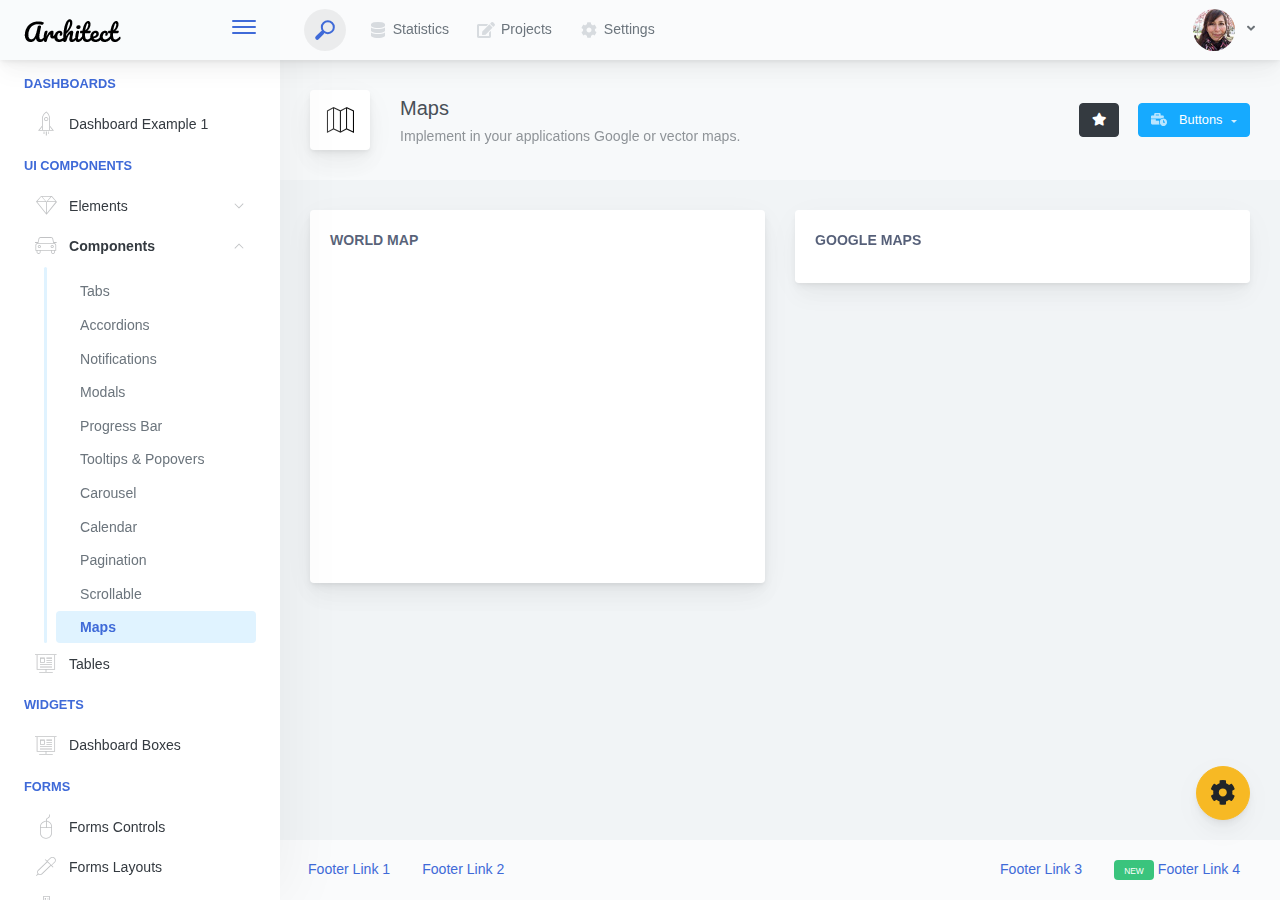
<file: architectui-html-free/architectui-html-free/components-maps.html>
<!doctype html>
<html lang="en">

<head>
    <meta charset="utf-8">
    <meta http-equiv="X-UA-Compatible" content="IE=edge">
    <meta http-equiv="Content-Language" content="en">
    <meta http-equiv="Content-Type" content="text/html; charset=utf-8"/>
    <title>Maps - Implement in your applications Google or vector maps.</title>
    <meta name="viewport" content="width=device-width, initial-scale=1, maximum-scale=1, user-scalable=no, shrink-to-fit=no" />
    <meta name="description" content="Implement in your applications Google or vector maps.">
    <meta name="msapplication-tap-highlight" content="no">
    <!--
    =========================================================
    * ArchitectUI HTML Theme Dashboard - v1.0.0
    =========================================================
    * Product Page: https://dashboardpack.com
    * Copyright 2019 DashboardPack (https://dashboardpack.com)
    * Licensed under MIT (https://github.com/DashboardPack/architectui-html-theme-free/blob/master/LICENSE)
    =========================================================
    * The above copyright notice and this permission notice shall be included in all copies or substantial portions of the Software.
    -->
<link href="./main.css" rel="stylesheet"></head>
<body>
    <div class="app-container app-theme-white body-tabs-shadow fixed-sidebar fixed-header">
        <div class="app-header header-shadow">
            <div class="app-header__logo">
                <div class="logo-src"></div>
                <div class="header__pane ml-auto">
                    <div>
                        <button type="button" class="hamburger close-sidebar-btn hamburger--elastic" data-class="closed-sidebar">
                            <span class="hamburger-box">
                                <span class="hamburger-inner"></span>
                            </span>
                        </button>
                    </div>
                </div>
            </div>
            <div class="app-header__mobile-menu">
                <div>
                    <button type="button" class="hamburger hamburger--elastic mobile-toggle-nav">
                        <span class="hamburger-box">
                            <span class="hamburger-inner"></span>
                        </span>
                    </button>
                </div>
            </div>
            <div class="app-header__menu">
                <span>
                    <button type="button" class="btn-icon btn-icon-only btn btn-primary btn-sm mobile-toggle-header-nav">
                        <span class="btn-icon-wrapper">
                            <i class="fa fa-ellipsis-v fa-w-6"></i>
                        </span>
                    </button>
                </span>
            </div>    <div class="app-header__content">
                <div class="app-header-left">
                    <div class="search-wrapper">
                        <div class="input-holder">
                            <input type="text" class="search-input" placeholder="Type to search">
                            <button class="search-icon"><span></span></button>
                        </div>
                        <button class="close"></button>
                    </div>
                    <ul class="header-menu nav">
                        <li class="nav-item">
                            <a href="javascript:void(0);" class="nav-link">
                                <i class="nav-link-icon fa fa-database"> </i>
                                Statistics
                            </a>
                        </li>
                        <li class="btn-group nav-item">
                            <a href="javascript:void(0);" class="nav-link">
                                <i class="nav-link-icon fa fa-edit"></i>
                                Projects
                            </a>
                        </li>
                        <li class="dropdown nav-item">
                            <a href="javascript:void(0);" class="nav-link">
                                <i class="nav-link-icon fa fa-cog"></i>
                                Settings
                            </a>
                        </li>
                    </ul>        </div>
                <div class="app-header-right">
                    <div class="header-btn-lg pr-0">
                        <div class="widget-content p-0">
                            <div class="widget-content-wrapper">
                                <div class="widget-content-left">
                                    <div class="btn-group">
                                        <a data-toggle="dropdown" aria-haspopup="true" aria-expanded="false" class="p-0 btn">
                                            <img width="42" class="rounded-circle" src="assets/images/avatars/1.jpg" alt="">
                                            <i class="fa fa-angle-down ml-2 opacity-8"></i>
                                        </a>
                                        <div tabindex="-1" role="menu" aria-hidden="true" class="dropdown-menu dropdown-menu-right">
                                            <button type="button" tabindex="0" class="dropdown-item">User Account</button>
                                            <button type="button" tabindex="0" class="dropdown-item">Settings</button>
                                            <h6 tabindex="-1" class="dropdown-header">Header</h6>
                                            <button type="button" tabindex="0" class="dropdown-item">Actions</button>
                                            <div tabindex="-1" class="dropdown-divider"></div>
                                            <button type="button" tabindex="0" class="dropdown-item">Dividers</button>
                                        </div>
                                    </div>
                                </div>
                                <div class="widget-content-left  ml-3 header-user-info">
                                    <div class="widget-heading">
                                        Alina Mclourd
                                    </div>
                                    <div class="widget-subheading">
                                        VP People Manager
                                    </div>
                                </div>
                                <div class="widget-content-right header-user-info ml-3">
                                    <button type="button" class="btn-shadow p-1 btn btn-primary btn-sm show-toastr-example">
                                        <i class="fa text-white fa-calendar pr-1 pl-1"></i>
                                    </button>
                                </div>
                            </div>
                        </div>
                    </div>        </div>
            </div>
        </div>        <div class="ui-theme-settings">
            <button type="button" id="TooltipDemo" class="btn-open-options btn btn-warning">
                <i class="fa fa-cog fa-w-16 fa-spin fa-2x"></i>
            </button>
            <div class="theme-settings__inner">
                <div class="scrollbar-container">
                    <div class="theme-settings__options-wrapper">
                        <h3 class="themeoptions-heading">Layout Options
                        </h3>
                        <div class="p-3">
                            <ul class="list-group">
                                <li class="list-group-item">
                                    <div class="widget-content p-0">
                                        <div class="widget-content-wrapper">
                                            <div class="widget-content-left mr-3">
                                                <div class="switch has-switch switch-container-class" data-class="fixed-header">
                                                    <div class="switch-animate switch-on">
                                                        <input type="checkbox" checked data-toggle="toggle" data-onstyle="success">
                                                    </div>
                                                </div>
                                            </div>
                                            <div class="widget-content-left">
                                                <div class="widget-heading">Fixed Header
                                                </div>
                                                <div class="widget-subheading">Makes the header top fixed, always visible!
                                                </div>
                                            </div>
                                        </div>
                                    </div>
                                </li>
                                <li class="list-group-item">
                                    <div class="widget-content p-0">
                                        <div class="widget-content-wrapper">
                                            <div class="widget-content-left mr-3">
                                                <div class="switch has-switch switch-container-class" data-class="fixed-sidebar">
                                                    <div class="switch-animate switch-on">
                                                        <input type="checkbox" checked data-toggle="toggle" data-onstyle="success">
                                                    </div>
                                                </div>
                                            </div>
                                            <div class="widget-content-left">
                                                <div class="widget-heading">Fixed Sidebar
                                                </div>
                                                <div class="widget-subheading">Makes the sidebar left fixed, always visible!
                                                </div>
                                            </div>
                                        </div>
                                    </div>
                                </li>
                                <li class="list-group-item">
                                    <div class="widget-content p-0">
                                        <div class="widget-content-wrapper">
                                            <div class="widget-content-left mr-3">
                                                <div class="switch has-switch switch-container-class" data-class="fixed-footer">
                                                    <div class="switch-animate switch-off">
                                                        <input type="checkbox" data-toggle="toggle" data-onstyle="success">
                                                    </div>
                                                </div>
                                            </div>
                                            <div class="widget-content-left">
                                                <div class="widget-heading">Fixed Footer
                                                </div>
                                                <div class="widget-subheading">Makes the app footer bottom fixed, always visible!
                                                </div>
                                            </div>
                                        </div>
                                    </div>
                                </li>
                            </ul>
                        </div>
                        <h3 class="themeoptions-heading">
                            <div>
                                Header Options
                            </div>
                            <button type="button" class="btn-pill btn-shadow btn-wide ml-auto btn btn-focus btn-sm switch-header-cs-class" data-class="">
                                Restore Default
                            </button>
                        </h3>
                        <div class="p-3">
                            <ul class="list-group">
                                <li class="list-group-item">
                                    <h5 class="pb-2">Choose Color Scheme
                                    </h5>
                                    <div class="theme-settings-swatches">
                                        <div class="swatch-holder bg-primary switch-header-cs-class" data-class="bg-primary header-text-light">
                                        </div>
                                        <div class="swatch-holder bg-secondary switch-header-cs-class" data-class="bg-secondary header-text-light">
                                        </div>
                                        <div class="swatch-holder bg-success switch-header-cs-class" data-class="bg-success header-text-dark">
                                        </div>
                                        <div class="swatch-holder bg-info switch-header-cs-class" data-class="bg-info header-text-dark">
                                        </div>
                                        <div class="swatch-holder bg-warning switch-header-cs-class" data-class="bg-warning header-text-dark">
                                        </div>
                                        <div class="swatch-holder bg-danger switch-header-cs-class" data-class="bg-danger header-text-light">
                                        </div>
                                        <div class="swatch-holder bg-light switch-header-cs-class" data-class="bg-light header-text-dark">
                                        </div>
                                        <div class="swatch-holder bg-dark switch-header-cs-class" data-class="bg-dark header-text-light">
                                        </div>
                                        <div class="swatch-holder bg-focus switch-header-cs-class" data-class="bg-focus header-text-light">
                                        </div>
                                        <div class="swatch-holder bg-alternate switch-header-cs-class" data-class="bg-alternate header-text-light">
                                        </div>
                                        <div class="divider">
                                        </div>
                                        <div class="swatch-holder bg-vicious-stance switch-header-cs-class" data-class="bg-vicious-stance header-text-light">
                                        </div>
                                        <div class="swatch-holder bg-midnight-bloom switch-header-cs-class" data-class="bg-midnight-bloom header-text-light">
                                        </div>
                                        <div class="swatch-holder bg-night-sky switch-header-cs-class" data-class="bg-night-sky header-text-light">
                                        </div>
                                        <div class="swatch-holder bg-slick-carbon switch-header-cs-class" data-class="bg-slick-carbon header-text-light">
                                        </div>
                                        <div class="swatch-holder bg-asteroid switch-header-cs-class" data-class="bg-asteroid header-text-light">
                                        </div>
                                        <div class="swatch-holder bg-royal switch-header-cs-class" data-class="bg-royal header-text-light">
                                        </div>
                                        <div class="swatch-holder bg-warm-flame switch-header-cs-class" data-class="bg-warm-flame header-text-dark">
                                        </div>
                                        <div class="swatch-holder bg-night-fade switch-header-cs-class" data-class="bg-night-fade header-text-dark">
                                        </div>
                                        <div class="swatch-holder bg-sunny-morning switch-header-cs-class" data-class="bg-sunny-morning header-text-dark">
                                        </div>
                                        <div class="swatch-holder bg-tempting-azure switch-header-cs-class" data-class="bg-tempting-azure header-text-dark">
                                        </div>
                                        <div class="swatch-holder bg-amy-crisp switch-header-cs-class" data-class="bg-amy-crisp header-text-dark">
                                        </div>
                                        <div class="swatch-holder bg-heavy-rain switch-header-cs-class" data-class="bg-heavy-rain header-text-dark">
                                        </div>
                                        <div class="swatch-holder bg-mean-fruit switch-header-cs-class" data-class="bg-mean-fruit header-text-dark">
                                        </div>
                                        <div class="swatch-holder bg-malibu-beach switch-header-cs-class" data-class="bg-malibu-beach header-text-light">
                                        </div>
                                        <div class="swatch-holder bg-deep-blue switch-header-cs-class" data-class="bg-deep-blue header-text-dark">
                                        </div>
                                        <div class="swatch-holder bg-ripe-malin switch-header-cs-class" data-class="bg-ripe-malin header-text-light">
                                        </div>
                                        <div class="swatch-holder bg-arielle-smile switch-header-cs-class" data-class="bg-arielle-smile header-text-light">
                                        </div>
                                        <div class="swatch-holder bg-plum-plate switch-header-cs-class" data-class="bg-plum-plate header-text-light">
                                        </div>
                                        <div class="swatch-holder bg-happy-fisher switch-header-cs-class" data-class="bg-happy-fisher header-text-dark">
                                        </div>
                                        <div class="swatch-holder bg-happy-itmeo switch-header-cs-class" data-class="bg-happy-itmeo header-text-light">
                                        </div>
                                        <div class="swatch-holder bg-mixed-hopes switch-header-cs-class" data-class="bg-mixed-hopes header-text-light">
                                        </div>
                                        <div class="swatch-holder bg-strong-bliss switch-header-cs-class" data-class="bg-strong-bliss header-text-light">
                                        </div>
                                        <div class="swatch-holder bg-grow-early switch-header-cs-class" data-class="bg-grow-early header-text-light">
                                        </div>
                                        <div class="swatch-holder bg-love-kiss switch-header-cs-class" data-class="bg-love-kiss header-text-light">
                                        </div>
                                        <div class="swatch-holder bg-premium-dark switch-header-cs-class" data-class="bg-premium-dark header-text-light">
                                        </div>
                                        <div class="swatch-holder bg-happy-green switch-header-cs-class" data-class="bg-happy-green header-text-light">
                                        </div>
                                    </div>
                                </li>
                            </ul>
                        </div>
                        <h3 class="themeoptions-heading">
                            <div>Sidebar Options</div>
                            <button type="button" class="btn-pill btn-shadow btn-wide ml-auto btn btn-focus btn-sm switch-sidebar-cs-class" data-class="">
                                Restore Default
                            </button>
                        </h3>
                        <div class="p-3">
                            <ul class="list-group">
                                <li class="list-group-item">
                                    <h5 class="pb-2">Choose Color Scheme
                                    </h5>
                                    <div class="theme-settings-swatches">
                                        <div class="swatch-holder bg-primary switch-sidebar-cs-class" data-class="bg-primary sidebar-text-light">
                                        </div>
                                        <div class="swatch-holder bg-secondary switch-sidebar-cs-class" data-class="bg-secondary sidebar-text-light">
                                        </div>
                                        <div class="swatch-holder bg-success switch-sidebar-cs-class" data-class="bg-success sidebar-text-dark">
                                        </div>
                                        <div class="swatch-holder bg-info switch-sidebar-cs-class" data-class="bg-info sidebar-text-dark">
                                        </div>
                                        <div class="swatch-holder bg-warning switch-sidebar-cs-class" data-class="bg-warning sidebar-text-dark">
                                        </div>
                                        <div class="swatch-holder bg-danger switch-sidebar-cs-class" data-class="bg-danger sidebar-text-light">
                                        </div>
                                        <div class="swatch-holder bg-light switch-sidebar-cs-class" data-class="bg-light sidebar-text-dark">
                                        </div>
                                        <div class="swatch-holder bg-dark switch-sidebar-cs-class" data-class="bg-dark sidebar-text-light">
                                        </div>
                                        <div class="swatch-holder bg-focus switch-sidebar-cs-class" data-class="bg-focus sidebar-text-light">
                                        </div>
                                        <div class="swatch-holder bg-alternate switch-sidebar-cs-class" data-class="bg-alternate sidebar-text-light">
                                        </div>
                                        <div class="divider">
                                        </div>
                                        <div class="swatch-holder bg-vicious-stance switch-sidebar-cs-class" data-class="bg-vicious-stance sidebar-text-light">
                                        </div>
                                        <div class="swatch-holder bg-midnight-bloom switch-sidebar-cs-class" data-class="bg-midnight-bloom sidebar-text-light">
                                        </div>
                                        <div class="swatch-holder bg-night-sky switch-sidebar-cs-class" data-class="bg-night-sky sidebar-text-light">
                                        </div>
                                        <div class="swatch-holder bg-slick-carbon switch-sidebar-cs-class" data-class="bg-slick-carbon sidebar-text-light">
                                        </div>
                                        <div class="swatch-holder bg-asteroid switch-sidebar-cs-class" data-class="bg-asteroid sidebar-text-light">
                                        </div>
                                        <div class="swatch-holder bg-royal switch-sidebar-cs-class" data-class="bg-royal sidebar-text-light">
                                        </div>
                                        <div class="swatch-holder bg-warm-flame switch-sidebar-cs-class" data-class="bg-warm-flame sidebar-text-dark">
                                        </div>
                                        <div class="swatch-holder bg-night-fade switch-sidebar-cs-class" data-class="bg-night-fade sidebar-text-dark">
                                        </div>
                                        <div class="swatch-holder bg-sunny-morning switch-sidebar-cs-class" data-class="bg-sunny-morning sidebar-text-dark">
                                        </div>
                                        <div class="swatch-holder bg-tempting-azure switch-sidebar-cs-class" data-class="bg-tempting-azure sidebar-text-dark">
                                        </div>
                                        <div class="swatch-holder bg-amy-crisp switch-sidebar-cs-class" data-class="bg-amy-crisp sidebar-text-dark">
                                        </div>
                                        <div class="swatch-holder bg-heavy-rain switch-sidebar-cs-class" data-class="bg-heavy-rain sidebar-text-dark">
                                        </div>
                                        <div class="swatch-holder bg-mean-fruit switch-sidebar-cs-class" data-class="bg-mean-fruit sidebar-text-dark">
                                        </div>
                                        <div class="swatch-holder bg-malibu-beach switch-sidebar-cs-class" data-class="bg-malibu-beach sidebar-text-light">
                                        </div>
                                        <div class="swatch-holder bg-deep-blue switch-sidebar-cs-class" data-class="bg-deep-blue sidebar-text-dark">
                                        </div>
                                        <div class="swatch-holder bg-ripe-malin switch-sidebar-cs-class" data-class="bg-ripe-malin sidebar-text-light">
                                        </div>
                                        <div class="swatch-holder bg-arielle-smile switch-sidebar-cs-class" data-class="bg-arielle-smile sidebar-text-light">
                                        </div>
                                        <div class="swatch-holder bg-plum-plate switch-sidebar-cs-class" data-class="bg-plum-plate sidebar-text-light">
                                        </div>
                                        <div class="swatch-holder bg-happy-fisher switch-sidebar-cs-class" data-class="bg-happy-fisher sidebar-text-dark">
                                        </div>
                                        <div class="swatch-holder bg-happy-itmeo switch-sidebar-cs-class" data-class="bg-happy-itmeo sidebar-text-light">
                                        </div>
                                        <div class="swatch-holder bg-mixed-hopes switch-sidebar-cs-class" data-class="bg-mixed-hopes sidebar-text-light">
                                        </div>
                                        <div class="swatch-holder bg-strong-bliss switch-sidebar-cs-class" data-class="bg-strong-bliss sidebar-text-light">
                                        </div>
                                        <div class="swatch-holder bg-grow-early switch-sidebar-cs-class" data-class="bg-grow-early sidebar-text-light">
                                        </div>
                                        <div class="swatch-holder bg-love-kiss switch-sidebar-cs-class" data-class="bg-love-kiss sidebar-text-light">
                                        </div>
                                        <div class="swatch-holder bg-premium-dark switch-sidebar-cs-class" data-class="bg-premium-dark sidebar-text-light">
                                        </div>
                                        <div class="swatch-holder bg-happy-green switch-sidebar-cs-class" data-class="bg-happy-green sidebar-text-light">
                                        </div>
                                    </div>
                                </li>
                            </ul>
                        </div>
                        <h3 class="themeoptions-heading">
                            <div>Main Content Options</div>
                            <button type="button" class="btn-pill btn-shadow btn-wide ml-auto active btn btn-focus btn-sm">Restore Default
                            </button>
                        </h3>
                        <div class="p-3">
                            <ul class="list-group">
                                <li class="list-group-item">
                                    <h5 class="pb-2">Page Section Tabs
                                    </h5>
                                    <div class="theme-settings-swatches">
                                        <div role="group" class="mt-2 btn-group">
                                            <button type="button" class="btn-wide btn-shadow btn-primary btn btn-secondary switch-theme-class" data-class="body-tabs-line">
                                                Line
                                            </button>
                                            <button type="button" class="btn-wide btn-shadow btn-primary active btn btn-secondary switch-theme-class" data-class="body-tabs-shadow">
                                                Shadow
                                            </button>
                                        </div>
                                    </div>
                                </li>
                            </ul>
                        </div>
                    </div>
                </div>
            </div>
        </div>        <div class="app-main">
                <div class="app-sidebar sidebar-shadow">
                    <div class="app-header__logo">
                        <div class="logo-src"></div>
                        <div class="header__pane ml-auto">
                            <div>
                                <button type="button" class="hamburger close-sidebar-btn hamburger--elastic" data-class="closed-sidebar">
                                    <span class="hamburger-box">
                                        <span class="hamburger-inner"></span>
                                    </span>
                                </button>
                            </div>
                        </div>
                    </div>
                    <div class="app-header__mobile-menu">
                        <div>
                            <button type="button" class="hamburger hamburger--elastic mobile-toggle-nav">
                                <span class="hamburger-box">
                                    <span class="hamburger-inner"></span>
                                </span>
                            </button>
                        </div>
                    </div>
                    <div class="app-header__menu">
                        <span>
                            <button type="button" class="btn-icon btn-icon-only btn btn-primary btn-sm mobile-toggle-header-nav">
                                <span class="btn-icon-wrapper">
                                    <i class="fa fa-ellipsis-v fa-w-6"></i>
                                </span>
                            </button>
                        </span>
                    </div>    <div class="scrollbar-sidebar">
                        <div class="app-sidebar__inner">
                            <ul class="vertical-nav-menu">
                                <li class="app-sidebar__heading">Dashboards</li>
                                <li>
                                    <a href="index.html">
                                        <i class="metismenu-icon pe-7s-rocket"></i>
                                        Dashboard Example 1
                                    </a>
                                </li>
                                <li class="app-sidebar__heading">UI Components</li>
                                <li
                                    
                                    
                                    
                                    
                                    
                                    
                                    
                                    
                                >
                                    <a href="#">
                                        <i class="metismenu-icon pe-7s-diamond"></i>
                                        Elements
                                        <i class="metismenu-state-icon pe-7s-angle-down caret-left"></i>
                                    </a>
                                    <ul
                                        
                                        
                                        
                                        
                                        
                                        
                                        
                                        
                                    >
                                        <li>
                                            <a href="elements-buttons-standard.html">
                                                <i class="metismenu-icon"></i>
                                                Buttons
                                            </a>
                                        </li>
                                        <li>
                                            <a href="elements-dropdowns.html">
                                                <i class="metismenu-icon">
                                                </i>Dropdowns
                                            </a>
                                        </li>
                                        <li>
                                            <a href="elements-icons.html">
                                                <i class="metismenu-icon">
                                                </i>Icons
                                            </a>
                                        </li>
                                        <li>
                                            <a href="elements-badges-labels.html">
                                                <i class="metismenu-icon">
                                                </i>Badges
                                            </a>
                                        </li>
                                        <li>
                                            <a href="elements-cards.html">
                                                <i class="metismenu-icon">
                                                </i>Cards
                                            </a>
                                        </li>
                                        <li>
                                            <a href="elements-list-group.html">
                                                <i class="metismenu-icon">
                                                </i>List Groups
                                            </a>
                                        </li>
                                        <li>
                                            <a href="elements-navigation.html">
                                                <i class="metismenu-icon">
                                                </i>Navigation Menus
                                            </a>
                                        </li>
                                        <li>
                                            <a href="elements-utilities.html">
                                                <i class="metismenu-icon">
                                                </i>Utilities
                                            </a>
                                        </li>
                                    </ul>
                                </li>
                                <li
                                    
                                    
                                    
                                    
                                    
                                    
                                    
                                    
                                    
                                    
                                     class="mm-active"
                                >
                                    <a href="#">
                                        <i class="metismenu-icon pe-7s-car"></i>
                                        Components
                                        <i class="metismenu-state-icon pe-7s-angle-down caret-left"></i>
                                    </a>
                                    <ul
                                        
                                        
                                        
                                        
                                        
                                        
                                        
                                        
                                        
                                        
                                         class="mm-show"
                                    >
                                        <li>
                                            <a href="components-tabs.html">
                                                <i class="metismenu-icon">
                                                </i>Tabs
                                            </a>
                                        </li>
                                        <li>
                                            <a href="components-accordions.html">
                                                <i class="metismenu-icon">
                                                </i>Accordions
                                            </a>
                                        </li>
                                        <li>
                                            <a href="components-notifications.html">
                                                <i class="metismenu-icon">
                                                </i>Notifications
                                            </a>
                                        </li>
                                        <li>
                                            <a href="components-modals.html">
                                                <i class="metismenu-icon">
                                                </i>Modals
                                            </a>
                                        </li>
                                        <li>
                                            <a href="components-progress-bar.html">
                                                <i class="metismenu-icon">
                                                </i>Progress Bar
                                            </a>
                                        </li>
                                        <li>
                                            <a href="components-tooltips-popovers.html">
                                                <i class="metismenu-icon">
                                                </i>Tooltips &amp; Popovers
                                            </a>
                                        </li>
                                        <li>
                                            <a href="components-carousel.html">
                                                <i class="metismenu-icon">
                                                </i>Carousel
                                            </a>
                                        </li>
                                        <li>
                                            <a href="components-calendar.html">
                                                <i class="metismenu-icon">
                                                </i>Calendar
                                            </a>
                                        </li>
                                        <li>
                                            <a href="components-pagination.html">
                                                <i class="metismenu-icon">
                                                </i>Pagination
                                            </a>
                                        </li>
                                        <li>
                                            <a href="components-scrollable-elements.html">
                                                <i class="metismenu-icon">
                                                </i>Scrollable
                                            </a>
                                        </li>
                                        <li>
                                            <a href="components-maps.html" class="mm-active">
                                                <i class="metismenu-icon">
                                                </i>Maps
                                            </a>
                                        </li>
                                    </ul>
                                </li>
                                <li  >
                                    <a href="tables-regular.html">
                                        <i class="metismenu-icon pe-7s-display2"></i>
                                        Tables
                                    </a>
                                </li>
                                <li class="app-sidebar__heading">Widgets</li>
                                <li>
                                    <a href="dashboard-boxes.html">
                                        <i class="metismenu-icon pe-7s-display2"></i>
                                        Dashboard Boxes
                                    </a>
                                </li>
                                <li class="app-sidebar__heading">Forms</li>
                                <li>
                                    <a href="forms-controls.html">
                                        <i class="metismenu-icon pe-7s-mouse">
                                        </i>Forms Controls
                                    </a>
                                </li>
                                <li>
                                    <a href="forms-layouts.html">
                                        <i class="metismenu-icon pe-7s-eyedropper">
                                        </i>Forms Layouts
                                    </a>
                                </li>
                                <li>
                                    <a href="forms-validation.html">
                                        <i class="metismenu-icon pe-7s-pendrive">
                                        </i>Forms Validation
                                    </a>
                                </li>
                                <li class="app-sidebar__heading">Charts</li>
                                <li>
                                    <a href="charts-chartjs.html">
                                        <i class="metismenu-icon pe-7s-graph2">
                                        </i>ChartJS
                                    </a>
                                </li>
                                <li class="app-sidebar__heading">PRO Version</li>
                                <li>
                                    <a href="https://dashboardpack.com/theme-details/architectui-dashboard-html-pro/" target="_blank">
                                        <i class="metismenu-icon pe-7s-graph2">
                                        </i>
                                        Upgrade to PRO
                                    </a>
                                </li>
                            </ul>
                        </div>
                    </div>
                </div>    <div class="app-main__outer">
                    <div class="app-main__inner">
                        <div class="app-page-title">
                            <div class="page-title-wrapper">
                                <div class="page-title-heading">
                                    <div class="page-title-icon">
                                        <i class="pe-7s-map icon-gradient bg-premium-dark">
                                        </i>
                                    </div>
                                    <div>Maps
                                        <div class="page-title-subheading">Implement in your applications Google or vector maps.
                                        </div>
                                    </div>
                                </div>
                                <div class="page-title-actions">
                                    <button type="button" data-toggle="tooltip" title="Example Tooltip" data-placement="bottom" class="btn-shadow mr-3 btn btn-dark">
                                        <i class="fa fa-star"></i>
                                    </button>
                                    <div class="d-inline-block dropdown">
                                        <button type="button" data-toggle="dropdown" aria-haspopup="true" aria-expanded="false" class="btn-shadow dropdown-toggle btn btn-info">
                                            <span class="btn-icon-wrapper pr-2 opacity-7">
                                                <i class="fa fa-business-time fa-w-20"></i>
                                            </span>
                                            Buttons
                                        </button>
                                        <div tabindex="-1" role="menu" aria-hidden="true" class="dropdown-menu dropdown-menu-right">
                                            <ul class="nav flex-column">
                                                <li class="nav-item">
                                                    <a href="javascript:void(0);" class="nav-link">
                                                        <i class="nav-link-icon lnr-inbox"></i>
                                                        <span>
                                                            Inbox
                                                        </span>
                                                        <div class="ml-auto badge badge-pill badge-secondary">86</div>
                                                    </a>
                                                </li>
                                                <li class="nav-item">
                                                    <a href="javascript:void(0);" class="nav-link">
                                                        <i class="nav-link-icon lnr-book"></i>
                                                        <span>
                                                            Book
                                                        </span>
                                                        <div class="ml-auto badge badge-pill badge-danger">5</div>
                                                    </a>
                                                </li>
                                                <li class="nav-item">
                                                    <a href="javascript:void(0);" class="nav-link">
                                                        <i class="nav-link-icon lnr-picture"></i>
                                                        <span>
                                                            Picture
                                                        </span>
                                                    </a>
                                                </li>
                                                <li class="nav-item">
                                                    <a disabled href="javascript:void(0);" class="nav-link disabled">
                                                        <i class="nav-link-icon lnr-file-empty"></i>
                                                        <span>
                                                            File Disabled
                                                        </span>
                                                    </a>
                                                </li>
                                            </ul>
                                        </div>
                                    </div>
                                </div>    </div>
                        </div>            <div class="row">
                            <div class="col-md-6">
                                <div class="main-card mb-3 card">
                                    <div class="card-body">
                                        <div class="card-title">World Map</div>
                                        <div id="world-map-gdp" style="width: 100%; height: 300px;"></div>
                                    </div>
                                </div>
                            </div>
                            <div class="col-md-6">
                                <div class="main-card mb-3 card">
                                    <div class="card-body">
                                        <div class="card-title">Google Maps</div>
                                        <div id="gmap-example"></div>
                                    </div>
                                </div>
                            </div>
                        </div>
                    </div>
                    <div class="app-wrapper-footer">
                        <div class="app-footer">
                            <div class="app-footer__inner">
                                <div class="app-footer-left">
                                    <ul class="nav">
                                        <li class="nav-item">
                                            <a href="javascript:void(0);" class="nav-link">
                                                Footer Link 1
                                            </a>
                                        </li>
                                        <li class="nav-item">
                                            <a href="javascript:void(0);" class="nav-link">
                                                Footer Link 2
                                            </a>
                                        </li>
                                    </ul>
                                </div>
                                <div class="app-footer-right">
                                    <ul class="nav">
                                        <li class="nav-item">
                                            <a href="javascript:void(0);" class="nav-link">
                                                Footer Link 3
                                            </a>
                                        </li>
                                        <li class="nav-item">
                                            <a href="javascript:void(0);" class="nav-link">
                                                <div class="badge badge-success mr-1 ml-0">
                                                    <small>NEW</small>
                                                </div>
                                                Footer Link 4
                                            </a>
                                        </li>
                                    </ul>
                                </div>
                            </div>
                        </div>
                    </div>    </div>
                <script src="http://maps.google.com/maps/api/js?sensor=true"></script>
        </div>
    </div>
<script type="text/javascript" src="./assets/scripts/main.js"></script></body>
</html>
</file>
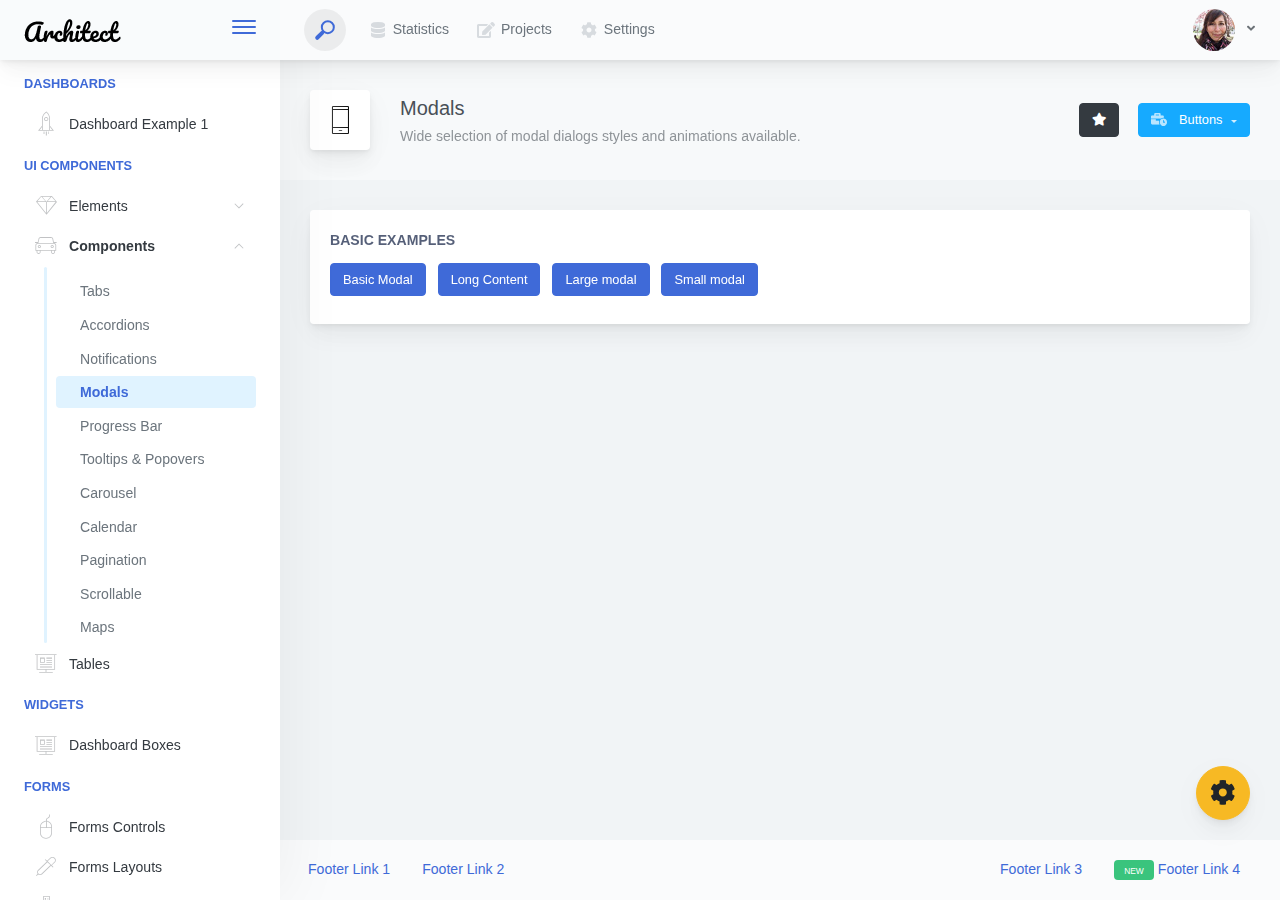
<file: architectui-html-free/architectui-html-free/components-modals.html>
<!doctype html>
<html lang="en">

<head>
    <meta charset="utf-8">
    <meta http-equiv="X-UA-Compatible" content="IE=edge">
    <meta http-equiv="Content-Language" content="en">
    <meta http-equiv="Content-Type" content="text/html; charset=utf-8"/>
    <title>Modals - Wide selection of modal dialogs styles and animations available.</title>
    <meta name="viewport" content="width=device-width, initial-scale=1, maximum-scale=1, user-scalable=no, shrink-to-fit=no" />
    <meta name="description" content="Wide selection of modal dialogs styles and animations available.">
    <meta name="msapplication-tap-highlight" content="no">
    <!--
    =========================================================
    * ArchitectUI HTML Theme Dashboard - v1.0.0
    =========================================================
    * Product Page: https://dashboardpack.com
    * Copyright 2019 DashboardPack (https://dashboardpack.com)
    * Licensed under MIT (https://github.com/DashboardPack/architectui-html-theme-free/blob/master/LICENSE)
    =========================================================
    * The above copyright notice and this permission notice shall be included in all copies or substantial portions of the Software.
    -->
<link href="./main.css" rel="stylesheet"></head>
<body>
    <div class="app-container app-theme-white body-tabs-shadow fixed-sidebar fixed-header">
        <div class="app-header header-shadow">
            <div class="app-header__logo">
                <div class="logo-src"></div>
                <div class="header__pane ml-auto">
                    <div>
                        <button type="button" class="hamburger close-sidebar-btn hamburger--elastic" data-class="closed-sidebar">
                            <span class="hamburger-box">
                                <span class="hamburger-inner"></span>
                            </span>
                        </button>
                    </div>
                </div>
            </div>
            <div class="app-header__mobile-menu">
                <div>
                    <button type="button" class="hamburger hamburger--elastic mobile-toggle-nav">
                        <span class="hamburger-box">
                            <span class="hamburger-inner"></span>
                        </span>
                    </button>
                </div>
            </div>
            <div class="app-header__menu">
                <span>
                    <button type="button" class="btn-icon btn-icon-only btn btn-primary btn-sm mobile-toggle-header-nav">
                        <span class="btn-icon-wrapper">
                            <i class="fa fa-ellipsis-v fa-w-6"></i>
                        </span>
                    </button>
                </span>
            </div>    <div class="app-header__content">
                <div class="app-header-left">
                    <div class="search-wrapper">
                        <div class="input-holder">
                            <input type="text" class="search-input" placeholder="Type to search">
                            <button class="search-icon"><span></span></button>
                        </div>
                        <button class="close"></button>
                    </div>
                    <ul class="header-menu nav">
                        <li class="nav-item">
                            <a href="javascript:void(0);" class="nav-link">
                                <i class="nav-link-icon fa fa-database"> </i>
                                Statistics
                            </a>
                        </li>
                        <li class="btn-group nav-item">
                            <a href="javascript:void(0);" class="nav-link">
                                <i class="nav-link-icon fa fa-edit"></i>
                                Projects
                            </a>
                        </li>
                        <li class="dropdown nav-item">
                            <a href="javascript:void(0);" class="nav-link">
                                <i class="nav-link-icon fa fa-cog"></i>
                                Settings
                            </a>
                        </li>
                    </ul>        </div>
                <div class="app-header-right">
                    <div class="header-btn-lg pr-0">
                        <div class="widget-content p-0">
                            <div class="widget-content-wrapper">
                                <div class="widget-content-left">
                                    <div class="btn-group">
                                        <a data-toggle="dropdown" aria-haspopup="true" aria-expanded="false" class="p-0 btn">
                                            <img width="42" class="rounded-circle" src="assets/images/avatars/1.jpg" alt="">
                                            <i class="fa fa-angle-down ml-2 opacity-8"></i>
                                        </a>
                                        <div tabindex="-1" role="menu" aria-hidden="true" class="dropdown-menu dropdown-menu-right">
                                            <button type="button" tabindex="0" class="dropdown-item">User Account</button>
                                            <button type="button" tabindex="0" class="dropdown-item">Settings</button>
                                            <h6 tabindex="-1" class="dropdown-header">Header</h6>
                                            <button type="button" tabindex="0" class="dropdown-item">Actions</button>
                                            <div tabindex="-1" class="dropdown-divider"></div>
                                            <button type="button" tabindex="0" class="dropdown-item">Dividers</button>
                                        </div>
                                    </div>
                                </div>
                                <div class="widget-content-left  ml-3 header-user-info">
                                    <div class="widget-heading">
                                        Alina Mclourd
                                    </div>
                                    <div class="widget-subheading">
                                        VP People Manager
                                    </div>
                                </div>
                                <div class="widget-content-right header-user-info ml-3">
                                    <button type="button" class="btn-shadow p-1 btn btn-primary btn-sm show-toastr-example">
                                        <i class="fa text-white fa-calendar pr-1 pl-1"></i>
                                    </button>
                                </div>
                            </div>
                        </div>
                    </div>        </div>
            </div>
        </div>        <div class="ui-theme-settings">
            <button type="button" id="TooltipDemo" class="btn-open-options btn btn-warning">
                <i class="fa fa-cog fa-w-16 fa-spin fa-2x"></i>
            </button>
            <div class="theme-settings__inner">
                <div class="scrollbar-container">
                    <div class="theme-settings__options-wrapper">
                        <h3 class="themeoptions-heading">Layout Options
                        </h3>
                        <div class="p-3">
                            <ul class="list-group">
                                <li class="list-group-item">
                                    <div class="widget-content p-0">
                                        <div class="widget-content-wrapper">
                                            <div class="widget-content-left mr-3">
                                                <div class="switch has-switch switch-container-class" data-class="fixed-header">
                                                    <div class="switch-animate switch-on">
                                                        <input type="checkbox" checked data-toggle="toggle" data-onstyle="success">
                                                    </div>
                                                </div>
                                            </div>
                                            <div class="widget-content-left">
                                                <div class="widget-heading">Fixed Header
                                                </div>
                                                <div class="widget-subheading">Makes the header top fixed, always visible!
                                                </div>
                                            </div>
                                        </div>
                                    </div>
                                </li>
                                <li class="list-group-item">
                                    <div class="widget-content p-0">
                                        <div class="widget-content-wrapper">
                                            <div class="widget-content-left mr-3">
                                                <div class="switch has-switch switch-container-class" data-class="fixed-sidebar">
                                                    <div class="switch-animate switch-on">
                                                        <input type="checkbox" checked data-toggle="toggle" data-onstyle="success">
                                                    </div>
                                                </div>
                                            </div>
                                            <div class="widget-content-left">
                                                <div class="widget-heading">Fixed Sidebar
                                                </div>
                                                <div class="widget-subheading">Makes the sidebar left fixed, always visible!
                                                </div>
                                            </div>
                                        </div>
                                    </div>
                                </li>
                                <li class="list-group-item">
                                    <div class="widget-content p-0">
                                        <div class="widget-content-wrapper">
                                            <div class="widget-content-left mr-3">
                                                <div class="switch has-switch switch-container-class" data-class="fixed-footer">
                                                    <div class="switch-animate switch-off">
                                                        <input type="checkbox" data-toggle="toggle" data-onstyle="success">
                                                    </div>
                                                </div>
                                            </div>
                                            <div class="widget-content-left">
                                                <div class="widget-heading">Fixed Footer
                                                </div>
                                                <div class="widget-subheading">Makes the app footer bottom fixed, always visible!
                                                </div>
                                            </div>
                                        </div>
                                    </div>
                                </li>
                            </ul>
                        </div>
                        <h3 class="themeoptions-heading">
                            <div>
                                Header Options
                            </div>
                            <button type="button" class="btn-pill btn-shadow btn-wide ml-auto btn btn-focus btn-sm switch-header-cs-class" data-class="">
                                Restore Default
                            </button>
                        </h3>
                        <div class="p-3">
                            <ul class="list-group">
                                <li class="list-group-item">
                                    <h5 class="pb-2">Choose Color Scheme
                                    </h5>
                                    <div class="theme-settings-swatches">
                                        <div class="swatch-holder bg-primary switch-header-cs-class" data-class="bg-primary header-text-light">
                                        </div>
                                        <div class="swatch-holder bg-secondary switch-header-cs-class" data-class="bg-secondary header-text-light">
                                        </div>
                                        <div class="swatch-holder bg-success switch-header-cs-class" data-class="bg-success header-text-dark">
                                        </div>
                                        <div class="swatch-holder bg-info switch-header-cs-class" data-class="bg-info header-text-dark">
                                        </div>
                                        <div class="swatch-holder bg-warning switch-header-cs-class" data-class="bg-warning header-text-dark">
                                        </div>
                                        <div class="swatch-holder bg-danger switch-header-cs-class" data-class="bg-danger header-text-light">
                                        </div>
                                        <div class="swatch-holder bg-light switch-header-cs-class" data-class="bg-light header-text-dark">
                                        </div>
                                        <div class="swatch-holder bg-dark switch-header-cs-class" data-class="bg-dark header-text-light">
                                        </div>
                                        <div class="swatch-holder bg-focus switch-header-cs-class" data-class="bg-focus header-text-light">
                                        </div>
                                        <div class="swatch-holder bg-alternate switch-header-cs-class" data-class="bg-alternate header-text-light">
                                        </div>
                                        <div class="divider">
                                        </div>
                                        <div class="swatch-holder bg-vicious-stance switch-header-cs-class" data-class="bg-vicious-stance header-text-light">
                                        </div>
                                        <div class="swatch-holder bg-midnight-bloom switch-header-cs-class" data-class="bg-midnight-bloom header-text-light">
                                        </div>
                                        <div class="swatch-holder bg-night-sky switch-header-cs-class" data-class="bg-night-sky header-text-light">
                                        </div>
                                        <div class="swatch-holder bg-slick-carbon switch-header-cs-class" data-class="bg-slick-carbon header-text-light">
                                        </div>
                                        <div class="swatch-holder bg-asteroid switch-header-cs-class" data-class="bg-asteroid header-text-light">
                                        </div>
                                        <div class="swatch-holder bg-royal switch-header-cs-class" data-class="bg-royal header-text-light">
                                        </div>
                                        <div class="swatch-holder bg-warm-flame switch-header-cs-class" data-class="bg-warm-flame header-text-dark">
                                        </div>
                                        <div class="swatch-holder bg-night-fade switch-header-cs-class" data-class="bg-night-fade header-text-dark">
                                        </div>
                                        <div class="swatch-holder bg-sunny-morning switch-header-cs-class" data-class="bg-sunny-morning header-text-dark">
                                        </div>
                                        <div class="swatch-holder bg-tempting-azure switch-header-cs-class" data-class="bg-tempting-azure header-text-dark">
                                        </div>
                                        <div class="swatch-holder bg-amy-crisp switch-header-cs-class" data-class="bg-amy-crisp header-text-dark">
                                        </div>
                                        <div class="swatch-holder bg-heavy-rain switch-header-cs-class" data-class="bg-heavy-rain header-text-dark">
                                        </div>
                                        <div class="swatch-holder bg-mean-fruit switch-header-cs-class" data-class="bg-mean-fruit header-text-dark">
                                        </div>
                                        <div class="swatch-holder bg-malibu-beach switch-header-cs-class" data-class="bg-malibu-beach header-text-light">
                                        </div>
                                        <div class="swatch-holder bg-deep-blue switch-header-cs-class" data-class="bg-deep-blue header-text-dark">
                                        </div>
                                        <div class="swatch-holder bg-ripe-malin switch-header-cs-class" data-class="bg-ripe-malin header-text-light">
                                        </div>
                                        <div class="swatch-holder bg-arielle-smile switch-header-cs-class" data-class="bg-arielle-smile header-text-light">
                                        </div>
                                        <div class="swatch-holder bg-plum-plate switch-header-cs-class" data-class="bg-plum-plate header-text-light">
                                        </div>
                                        <div class="swatch-holder bg-happy-fisher switch-header-cs-class" data-class="bg-happy-fisher header-text-dark">
                                        </div>
                                        <div class="swatch-holder bg-happy-itmeo switch-header-cs-class" data-class="bg-happy-itmeo header-text-light">
                                        </div>
                                        <div class="swatch-holder bg-mixed-hopes switch-header-cs-class" data-class="bg-mixed-hopes header-text-light">
                                        </div>
                                        <div class="swatch-holder bg-strong-bliss switch-header-cs-class" data-class="bg-strong-bliss header-text-light">
                                        </div>
                                        <div class="swatch-holder bg-grow-early switch-header-cs-class" data-class="bg-grow-early header-text-light">
                                        </div>
                                        <div class="swatch-holder bg-love-kiss switch-header-cs-class" data-class="bg-love-kiss header-text-light">
                                        </div>
                                        <div class="swatch-holder bg-premium-dark switch-header-cs-class" data-class="bg-premium-dark header-text-light">
                                        </div>
                                        <div class="swatch-holder bg-happy-green switch-header-cs-class" data-class="bg-happy-green header-text-light">
                                        </div>
                                    </div>
                                </li>
                            </ul>
                        </div>
                        <h3 class="themeoptions-heading">
                            <div>Sidebar Options</div>
                            <button type="button" class="btn-pill btn-shadow btn-wide ml-auto btn btn-focus btn-sm switch-sidebar-cs-class" data-class="">
                                Restore Default
                            </button>
                        </h3>
                        <div class="p-3">
                            <ul class="list-group">
                                <li class="list-group-item">
                                    <h5 class="pb-2">Choose Color Scheme
                                    </h5>
                                    <div class="theme-settings-swatches">
                                        <div class="swatch-holder bg-primary switch-sidebar-cs-class" data-class="bg-primary sidebar-text-light">
                                        </div>
                                        <div class="swatch-holder bg-secondary switch-sidebar-cs-class" data-class="bg-secondary sidebar-text-light">
                                        </div>
                                        <div class="swatch-holder bg-success switch-sidebar-cs-class" data-class="bg-success sidebar-text-dark">
                                        </div>
                                        <div class="swatch-holder bg-info switch-sidebar-cs-class" data-class="bg-info sidebar-text-dark">
                                        </div>
                                        <div class="swatch-holder bg-warning switch-sidebar-cs-class" data-class="bg-warning sidebar-text-dark">
                                        </div>
                                        <div class="swatch-holder bg-danger switch-sidebar-cs-class" data-class="bg-danger sidebar-text-light">
                                        </div>
                                        <div class="swatch-holder bg-light switch-sidebar-cs-class" data-class="bg-light sidebar-text-dark">
                                        </div>
                                        <div class="swatch-holder bg-dark switch-sidebar-cs-class" data-class="bg-dark sidebar-text-light">
                                        </div>
                                        <div class="swatch-holder bg-focus switch-sidebar-cs-class" data-class="bg-focus sidebar-text-light">
                                        </div>
                                        <div class="swatch-holder bg-alternate switch-sidebar-cs-class" data-class="bg-alternate sidebar-text-light">
                                        </div>
                                        <div class="divider">
                                        </div>
                                        <div class="swatch-holder bg-vicious-stance switch-sidebar-cs-class" data-class="bg-vicious-stance sidebar-text-light">
                                        </div>
                                        <div class="swatch-holder bg-midnight-bloom switch-sidebar-cs-class" data-class="bg-midnight-bloom sidebar-text-light">
                                        </div>
                                        <div class="swatch-holder bg-night-sky switch-sidebar-cs-class" data-class="bg-night-sky sidebar-text-light">
                                        </div>
                                        <div class="swatch-holder bg-slick-carbon switch-sidebar-cs-class" data-class="bg-slick-carbon sidebar-text-light">
                                        </div>
                                        <div class="swatch-holder bg-asteroid switch-sidebar-cs-class" data-class="bg-asteroid sidebar-text-light">
                                        </div>
                                        <div class="swatch-holder bg-royal switch-sidebar-cs-class" data-class="bg-royal sidebar-text-light">
                                        </div>
                                        <div class="swatch-holder bg-warm-flame switch-sidebar-cs-class" data-class="bg-warm-flame sidebar-text-dark">
                                        </div>
                                        <div class="swatch-holder bg-night-fade switch-sidebar-cs-class" data-class="bg-night-fade sidebar-text-dark">
                                        </div>
                                        <div class="swatch-holder bg-sunny-morning switch-sidebar-cs-class" data-class="bg-sunny-morning sidebar-text-dark">
                                        </div>
                                        <div class="swatch-holder bg-tempting-azure switch-sidebar-cs-class" data-class="bg-tempting-azure sidebar-text-dark">
                                        </div>
                                        <div class="swatch-holder bg-amy-crisp switch-sidebar-cs-class" data-class="bg-amy-crisp sidebar-text-dark">
                                        </div>
                                        <div class="swatch-holder bg-heavy-rain switch-sidebar-cs-class" data-class="bg-heavy-rain sidebar-text-dark">
                                        </div>
                                        <div class="swatch-holder bg-mean-fruit switch-sidebar-cs-class" data-class="bg-mean-fruit sidebar-text-dark">
                                        </div>
                                        <div class="swatch-holder bg-malibu-beach switch-sidebar-cs-class" data-class="bg-malibu-beach sidebar-text-light">
                                        </div>
                                        <div class="swatch-holder bg-deep-blue switch-sidebar-cs-class" data-class="bg-deep-blue sidebar-text-dark">
                                        </div>
                                        <div class="swatch-holder bg-ripe-malin switch-sidebar-cs-class" data-class="bg-ripe-malin sidebar-text-light">
                                        </div>
                                        <div class="swatch-holder bg-arielle-smile switch-sidebar-cs-class" data-class="bg-arielle-smile sidebar-text-light">
                                        </div>
                                        <div class="swatch-holder bg-plum-plate switch-sidebar-cs-class" data-class="bg-plum-plate sidebar-text-light">
                                        </div>
                                        <div class="swatch-holder bg-happy-fisher switch-sidebar-cs-class" data-class="bg-happy-fisher sidebar-text-dark">
                                        </div>
                                        <div class="swatch-holder bg-happy-itmeo switch-sidebar-cs-class" data-class="bg-happy-itmeo sidebar-text-light">
                                        </div>
                                        <div class="swatch-holder bg-mixed-hopes switch-sidebar-cs-class" data-class="bg-mixed-hopes sidebar-text-light">
                                        </div>
                                        <div class="swatch-holder bg-strong-bliss switch-sidebar-cs-class" data-class="bg-strong-bliss sidebar-text-light">
                                        </div>
                                        <div class="swatch-holder bg-grow-early switch-sidebar-cs-class" data-class="bg-grow-early sidebar-text-light">
                                        </div>
                                        <div class="swatch-holder bg-love-kiss switch-sidebar-cs-class" data-class="bg-love-kiss sidebar-text-light">
                                        </div>
                                        <div class="swatch-holder bg-premium-dark switch-sidebar-cs-class" data-class="bg-premium-dark sidebar-text-light">
                                        </div>
                                        <div class="swatch-holder bg-happy-green switch-sidebar-cs-class" data-class="bg-happy-green sidebar-text-light">
                                        </div>
                                    </div>
                                </li>
                            </ul>
                        </div>
                        <h3 class="themeoptions-heading">
                            <div>Main Content Options</div>
                            <button type="button" class="btn-pill btn-shadow btn-wide ml-auto active btn btn-focus btn-sm">Restore Default
                            </button>
                        </h3>
                        <div class="p-3">
                            <ul class="list-group">
                                <li class="list-group-item">
                                    <h5 class="pb-2">Page Section Tabs
                                    </h5>
                                    <div class="theme-settings-swatches">
                                        <div role="group" class="mt-2 btn-group">
                                            <button type="button" class="btn-wide btn-shadow btn-primary btn btn-secondary switch-theme-class" data-class="body-tabs-line">
                                                Line
                                            </button>
                                            <button type="button" class="btn-wide btn-shadow btn-primary active btn btn-secondary switch-theme-class" data-class="body-tabs-shadow">
                                                Shadow
                                            </button>
                                        </div>
                                    </div>
                                </li>
                            </ul>
                        </div>
                    </div>
                </div>
            </div>
        </div>        <div class="app-main">
                <div class="app-sidebar sidebar-shadow">
                    <div class="app-header__logo">
                        <div class="logo-src"></div>
                        <div class="header__pane ml-auto">
                            <div>
                                <button type="button" class="hamburger close-sidebar-btn hamburger--elastic" data-class="closed-sidebar">
                                    <span class="hamburger-box">
                                        <span class="hamburger-inner"></span>
                                    </span>
                                </button>
                            </div>
                        </div>
                    </div>
                    <div class="app-header__mobile-menu">
                        <div>
                            <button type="button" class="hamburger hamburger--elastic mobile-toggle-nav">
                                <span class="hamburger-box">
                                    <span class="hamburger-inner"></span>
                                </span>
                            </button>
                        </div>
                    </div>
                    <div class="app-header__menu">
                        <span>
                            <button type="button" class="btn-icon btn-icon-only btn btn-primary btn-sm mobile-toggle-header-nav">
                                <span class="btn-icon-wrapper">
                                    <i class="fa fa-ellipsis-v fa-w-6"></i>
                                </span>
                            </button>
                        </span>
                    </div>    <div class="scrollbar-sidebar">
                        <div class="app-sidebar__inner">
                            <ul class="vertical-nav-menu">
                                <li class="app-sidebar__heading">Dashboards</li>
                                <li>
                                    <a href="index.html">
                                        <i class="metismenu-icon pe-7s-rocket"></i>
                                        Dashboard Example 1
                                    </a>
                                </li>
                                <li class="app-sidebar__heading">UI Components</li>
                                <li
                                    
                                    
                                    
                                    
                                    
                                    
                                    
                                    
                                >
                                    <a href="#">
                                        <i class="metismenu-icon pe-7s-diamond"></i>
                                        Elements
                                        <i class="metismenu-state-icon pe-7s-angle-down caret-left"></i>
                                    </a>
                                    <ul
                                        
                                        
                                        
                                        
                                        
                                        
                                        
                                        
                                    >
                                        <li>
                                            <a href="elements-buttons-standard.html">
                                                <i class="metismenu-icon"></i>
                                                Buttons
                                            </a>
                                        </li>
                                        <li>
                                            <a href="elements-dropdowns.html">
                                                <i class="metismenu-icon">
                                                </i>Dropdowns
                                            </a>
                                        </li>
                                        <li>
                                            <a href="elements-icons.html">
                                                <i class="metismenu-icon">
                                                </i>Icons
                                            </a>
                                        </li>
                                        <li>
                                            <a href="elements-badges-labels.html">
                                                <i class="metismenu-icon">
                                                </i>Badges
                                            </a>
                                        </li>
                                        <li>
                                            <a href="elements-cards.html">
                                                <i class="metismenu-icon">
                                                </i>Cards
                                            </a>
                                        </li>
                                        <li>
                                            <a href="elements-list-group.html">
                                                <i class="metismenu-icon">
                                                </i>List Groups
                                            </a>
                                        </li>
                                        <li>
                                            <a href="elements-navigation.html">
                                                <i class="metismenu-icon">
                                                </i>Navigation Menus
                                            </a>
                                        </li>
                                        <li>
                                            <a href="elements-utilities.html">
                                                <i class="metismenu-icon">
                                                </i>Utilities
                                            </a>
                                        </li>
                                    </ul>
                                </li>
                                <li
                                    
                                    
                                    
                                     class="mm-active"
                                    
                                    
                                    
                                    
                                    
                                    
                                    
                                >
                                    <a href="#">
                                        <i class="metismenu-icon pe-7s-car"></i>
                                        Components
                                        <i class="metismenu-state-icon pe-7s-angle-down caret-left"></i>
                                    </a>
                                    <ul
                                        
                                        
                                        
                                         class="mm-show"
                                        
                                        
                                        
                                        
                                        
                                        
                                        
                                    >
                                        <li>
                                            <a href="components-tabs.html">
                                                <i class="metismenu-icon">
                                                </i>Tabs
                                            </a>
                                        </li>
                                        <li>
                                            <a href="components-accordions.html">
                                                <i class="metismenu-icon">
                                                </i>Accordions
                                            </a>
                                        </li>
                                        <li>
                                            <a href="components-notifications.html">
                                                <i class="metismenu-icon">
                                                </i>Notifications
                                            </a>
                                        </li>
                                        <li>
                                            <a href="components-modals.html" class="mm-active">
                                                <i class="metismenu-icon">
                                                </i>Modals
                                            </a>
                                        </li>
                                        <li>
                                            <a href="components-progress-bar.html">
                                                <i class="metismenu-icon">
                                                </i>Progress Bar
                                            </a>
                                        </li>
                                        <li>
                                            <a href="components-tooltips-popovers.html">
                                                <i class="metismenu-icon">
                                                </i>Tooltips &amp; Popovers
                                            </a>
                                        </li>
                                        <li>
                                            <a href="components-carousel.html">
                                                <i class="metismenu-icon">
                                                </i>Carousel
                                            </a>
                                        </li>
                                        <li>
                                            <a href="components-calendar.html">
                                                <i class="metismenu-icon">
                                                </i>Calendar
                                            </a>
                                        </li>
                                        <li>
                                            <a href="components-pagination.html">
                                                <i class="metismenu-icon">
                                                </i>Pagination
                                            </a>
                                        </li>
                                        <li>
                                            <a href="components-scrollable-elements.html">
                                                <i class="metismenu-icon">
                                                </i>Scrollable
                                            </a>
                                        </li>
                                        <li>
                                            <a href="components-maps.html">
                                                <i class="metismenu-icon">
                                                </i>Maps
                                            </a>
                                        </li>
                                    </ul>
                                </li>
                                <li  >
                                    <a href="tables-regular.html">
                                        <i class="metismenu-icon pe-7s-display2"></i>
                                        Tables
                                    </a>
                                </li>
                                <li class="app-sidebar__heading">Widgets</li>
                                <li>
                                    <a href="dashboard-boxes.html">
                                        <i class="metismenu-icon pe-7s-display2"></i>
                                        Dashboard Boxes
                                    </a>
                                </li>
                                <li class="app-sidebar__heading">Forms</li>
                                <li>
                                    <a href="forms-controls.html">
                                        <i class="metismenu-icon pe-7s-mouse">
                                        </i>Forms Controls
                                    </a>
                                </li>
                                <li>
                                    <a href="forms-layouts.html">
                                        <i class="metismenu-icon pe-7s-eyedropper">
                                        </i>Forms Layouts
                                    </a>
                                </li>
                                <li>
                                    <a href="forms-validation.html">
                                        <i class="metismenu-icon pe-7s-pendrive">
                                        </i>Forms Validation
                                    </a>
                                </li>
                                <li class="app-sidebar__heading">Charts</li>
                                <li>
                                    <a href="charts-chartjs.html">
                                        <i class="metismenu-icon pe-7s-graph2">
                                        </i>ChartJS
                                    </a>
                                </li>
                                <li class="app-sidebar__heading">PRO Version</li>
                                <li>
                                    <a href="https://dashboardpack.com/theme-details/architectui-dashboard-html-pro/" target="_blank">
                                        <i class="metismenu-icon pe-7s-graph2">
                                        </i>
                                        Upgrade to PRO
                                    </a>
                                </li>
                            </ul>
                        </div>
                    </div>
                </div>    <div class="app-main__outer">
                    <div class="app-main__inner">
                        <div class="app-page-title">
                            <div class="page-title-wrapper">
                                <div class="page-title-heading">
                                    <div class="page-title-icon">
                                        <i class="pe-7s-phone icon-gradient bg-premium-dark">
                                        </i>
                                    </div>
                                    <div>Modals
                                        <div class="page-title-subheading">Wide selection of modal dialogs styles and animations available.
                                        </div>
                                    </div>
                                </div>
                                <div class="page-title-actions">
                                    <button type="button" data-toggle="tooltip" title="Example Tooltip" data-placement="bottom" class="btn-shadow mr-3 btn btn-dark">
                                        <i class="fa fa-star"></i>
                                    </button>
                                    <div class="d-inline-block dropdown">
                                        <button type="button" data-toggle="dropdown" aria-haspopup="true" aria-expanded="false" class="btn-shadow dropdown-toggle btn btn-info">
                                            <span class="btn-icon-wrapper pr-2 opacity-7">
                                                <i class="fa fa-business-time fa-w-20"></i>
                                            </span>
                                            Buttons
                                        </button>
                                        <div tabindex="-1" role="menu" aria-hidden="true" class="dropdown-menu dropdown-menu-right">
                                            <ul class="nav flex-column">
                                                <li class="nav-item">
                                                    <a href="javascript:void(0);" class="nav-link">
                                                        <i class="nav-link-icon lnr-inbox"></i>
                                                        <span>
                                                            Inbox
                                                        </span>
                                                        <div class="ml-auto badge badge-pill badge-secondary">86</div>
                                                    </a>
                                                </li>
                                                <li class="nav-item">
                                                    <a href="javascript:void(0);" class="nav-link">
                                                        <i class="nav-link-icon lnr-book"></i>
                                                        <span>
                                                            Book
                                                        </span>
                                                        <div class="ml-auto badge badge-pill badge-danger">5</div>
                                                    </a>
                                                </li>
                                                <li class="nav-item">
                                                    <a href="javascript:void(0);" class="nav-link">
                                                        <i class="nav-link-icon lnr-picture"></i>
                                                        <span>
                                                            Picture
                                                        </span>
                                                    </a>
                                                </li>
                                                <li class="nav-item">
                                                    <a disabled href="javascript:void(0);" class="nav-link disabled">
                                                        <i class="nav-link-icon lnr-file-empty"></i>
                                                        <span>
                                                            File Disabled
                                                        </span>
                                                    </a>
                                                </li>
                                            </ul>
                                        </div>
                                    </div>
                                </div>    </div>
                        </div>            <div class="row">
                            <div class="col-md-12">
                                <div class="main-card mb-3 card">
                                    <div class="card-body">
                                        <div class="card-title">Basic Examples</div>
                                        <!-- Button trigger modal -->
                                        <button type="button" class="btn mr-2 mb-2 btn-primary" data-toggle="modal" data-target="#exampleModal">
                                            Basic Modal
                                        </button>
                                        <!-- Button trigger modal -->
                                        <button type="button" class="btn mr-2 mb-2 btn-primary" data-toggle="modal" data-target="#exampleModalLong">
                                            Long Content
                                        </button>
                                        <button type="button" class="btn mr-2 mb-2 btn-primary" data-toggle="modal" data-target=".bd-example-modal-lg">Large modal</button>
                                        <button type="button" class="btn mr-2 mb-2 btn-primary" data-toggle="modal" data-target=".bd-example-modal-sm">Small modal</button>
                                    </div>
                                </div>
                            </div>
                        </div>
                    </div>
                    <div class="app-wrapper-footer">
                        <div class="app-footer">
                            <div class="app-footer__inner">
                                <div class="app-footer-left">
                                    <ul class="nav">
                                        <li class="nav-item">
                                            <a href="javascript:void(0);" class="nav-link">
                                                Footer Link 1
                                            </a>
                                        </li>
                                        <li class="nav-item">
                                            <a href="javascript:void(0);" class="nav-link">
                                                Footer Link 2
                                            </a>
                                        </li>
                                    </ul>
                                </div>
                                <div class="app-footer-right">
                                    <ul class="nav">
                                        <li class="nav-item">
                                            <a href="javascript:void(0);" class="nav-link">
                                                Footer Link 3
                                            </a>
                                        </li>
                                        <li class="nav-item">
                                            <a href="javascript:void(0);" class="nav-link">
                                                <div class="badge badge-success mr-1 ml-0">
                                                    <small>NEW</small>
                                                </div>
                                                Footer Link 4
                                            </a>
                                        </li>
                                    </ul>
                                </div>
                            </div>
                        </div>
                    </div>    </div>
        </div>
    </div>
<script type="text/javascript" src="./assets/scripts/main.js"></script></body>
</html>


<!-- Large modal -->

<div class="modal fade bd-example-modal-lg" tabindex="-1" role="dialog" aria-labelledby="myLargeModalLabel" aria-hidden="true">
    <div class="modal-dialog modal-lg">
        <div class="modal-content">
            <div class="modal-header">
                <h5 class="modal-title" id="exampleModalLongTitle">Modal title</h5>
                <button type="button" class="close" data-dismiss="modal" aria-label="Close">
                    <span aria-hidden="true">&times;</span>
                </button>
            </div>
            <div class="modal-body">
                <p>Cras mattis consectetur purus sit amet fermentum. Cras justo odio, dapibus ac facilisis in, egestas eget quam. Morbi leo risus, porta ac consectetur ac, vestibulum at eros.</p>
                <p>Praesent commodo cursus magna, vel scelerisque nisl consectetur et. Vivamus sagittis lacus vel augue laoreet rutrum faucibus dolor auctor.</p>
            </div>
            <div class="modal-footer">
                <button type="button" class="btn btn-secondary" data-dismiss="modal">Close</button>
                <button type="button" class="btn btn-primary">Save changes</button>
            </div>
        </div>
    </div>
</div>

<!-- Small modal -->

<div class="modal fade bd-example-modal-sm" tabindex="-1" role="dialog" aria-labelledby="mySmallModalLabel" aria-hidden="true">
    <div class="modal-dialog modal-sm">
        <div class="modal-content">
            <div class="modal-header">
                <h5 class="modal-title" id="exampleModalLongTitle">Modal title</h5>
                <button type="button" class="close" data-dismiss="modal" aria-label="Close">
                    <span aria-hidden="true">&times;</span>
                </button>
            </div>
            <div class="modal-body">
                <p>Praesent commodo cursus magna, vel scelerisque nisl consectetur et. Vivamus sagittis lacus vel augue laoreet rutrum faucibus dolor auctor.</p>
            </div>
            <div class="modal-footer">
                <button type="button" class="btn btn-secondary" data-dismiss="modal">Close</button>
                <button type="button" class="btn btn-primary">Save changes</button>
            </div>
        </div>
    </div>
</div>

<!-- Modal -->
<div class="modal fade" id="exampleModalLong" tabindex="-1" role="dialog" aria-labelledby="exampleModalLongTitle" aria-hidden="true">
    <div class="modal-dialog" role="document">
        <div class="modal-content">
            <div class="modal-header">
                <h5 class="modal-title" id="exampleModalLongTitle">Modal title</h5>
                <button type="button" class="close" data-dismiss="modal" aria-label="Close">
                    <span aria-hidden="true">&times;</span>
                </button>
            </div>
            <div class="modal-body">
                <p>Cras mattis consectetur purus sit amet fermentum. Cras justo odio, dapibus ac facilisis in, egestas eget quam. Morbi leo risus, porta ac consectetur ac, vestibulum at eros.</p>
                <p>Praesent commodo cursus magna, vel scelerisque nisl consectetur et. Vivamus sagittis lacus vel augue laoreet rutrum faucibus dolor auctor.</p>
                <p>Aenean lacinia bibendum nulla sed consectetur. Praesent commodo cursus magna, vel scelerisque nisl consectetur et. Donec sed odio dui. Donec ullamcorper nulla non metus auctor fringilla.</p>
                <p>Cras mattis consectetur purus sit amet fermentum. Cras justo odio, dapibus ac facilisis in, egestas eget quam. Morbi leo risus, porta ac consectetur ac, vestibulum at eros.</p>
                <p>Praesent commodo cursus magna, vel scelerisque nisl consectetur et. Vivamus sagittis lacus vel augue laoreet rutrum faucibus dolor auctor.</p>
                <p>Aenean lacinia bibendum nulla sed consectetur. Praesent commodo cursus magna, vel scelerisque nisl consectetur et. Donec sed odio dui. Donec ullamcorper nulla non metus auctor fringilla.</p>
                <p>Cras mattis consectetur purus sit amet fermentum. Cras justo odio, dapibus ac facilisis in, egestas eget quam. Morbi leo risus, porta ac consectetur ac, vestibulum at eros.</p>
                <p>Praesent commodo cursus magna, vel scelerisque nisl consectetur et. Vivamus sagittis lacus vel augue laoreet rutrum faucibus dolor auctor.</p>
                <p>Aenean lacinia bibendum nulla sed consectetur. Praesent commodo cursus magna, vel scelerisque nisl consectetur et. Donec sed odio dui. Donec ullamcorper nulla non metus auctor fringilla.</p>
                <p>Cras mattis consectetur purus sit amet fermentum. Cras justo odio, dapibus ac facilisis in, egestas eget quam. Morbi leo risus, porta ac consectetur ac, vestibulum at eros.</p>
                <p>Praesent commodo cursus magna, vel scelerisque nisl consectetur et. Vivamus sagittis lacus vel augue laoreet rutrum faucibus dolor auctor.</p>
                <p>Aenean lacinia bibendum nulla sed consectetur. Praesent commodo cursus magna, vel scelerisque nisl consectetur et. Donec sed odio dui. Donec ullamcorper nulla non metus auctor fringilla.</p>
                <p>Cras mattis consectetur purus sit amet fermentum. Cras justo odio, dapibus ac facilisis in, egestas eget quam. Morbi leo risus, porta ac consectetur ac, vestibulum at eros.</p>
                <p>Praesent commodo cursus magna, vel scelerisque nisl consectetur et. Vivamus sagittis lacus vel augue laoreet rutrum faucibus dolor auctor.</p>
                <p>Aenean lacinia bibendum nulla sed consectetur. Praesent commodo cursus magna, vel scelerisque nisl consectetur et. Donec sed odio dui. Donec ullamcorper nulla non metus auctor fringilla.</p>
                <p>Cras mattis consectetur purus sit amet fermentum. Cras justo odio, dapibus ac facilisis in, egestas eget quam. Morbi leo risus, porta ac consectetur ac, vestibulum at eros.</p>
                <p>Praesent commodo cursus magna, vel scelerisque nisl consectetur et. Vivamus sagittis lacus vel augue laoreet rutrum faucibus dolor auctor.</p>
                <p>Aenean lacinia bibendum nulla sed consectetur. Praesent commodo cursus magna, vel scelerisque nisl consectetur et. Donec sed odio dui. Donec ullamcorper nulla non metus auctor fringilla.</p>
            </div>
            <div class="modal-footer">
                <button type="button" class="btn btn-secondary" data-dismiss="modal">Close</button>
                <button type="button" class="btn btn-primary">Save changes</button>
            </div>
        </div>
    </div>
</div>
<!-- Modal -->
<div class="modal fade" id="exampleModal" tabindex="-1" role="dialog" aria-labelledby="exampleModalLabel" aria-hidden="true">
    <div class="modal-dialog" role="document">
        <div class="modal-content">
            <div class="modal-header">
                <h5 class="modal-title" id="exampleModalLabel">Modal title</h5>
                <button type="button" class="close" data-dismiss="modal" aria-label="Close">
                    <span aria-hidden="true">&times;</span>
                </button>
            </div>
            <div class="modal-body">
                <p class="mb-0">Lorem Ipsum has been the industry's standard dummy text ever since the 1500s, when an unknown printer took a galley of type and scrambled.</p>
            </div>
            <div class="modal-footer">
                <button type="button" class="btn btn-secondary" data-dismiss="modal">Close</button>
                <button type="button" class="btn btn-primary">Save changes</button>
            </div>
        </div>
    </div>
</div>
</file>
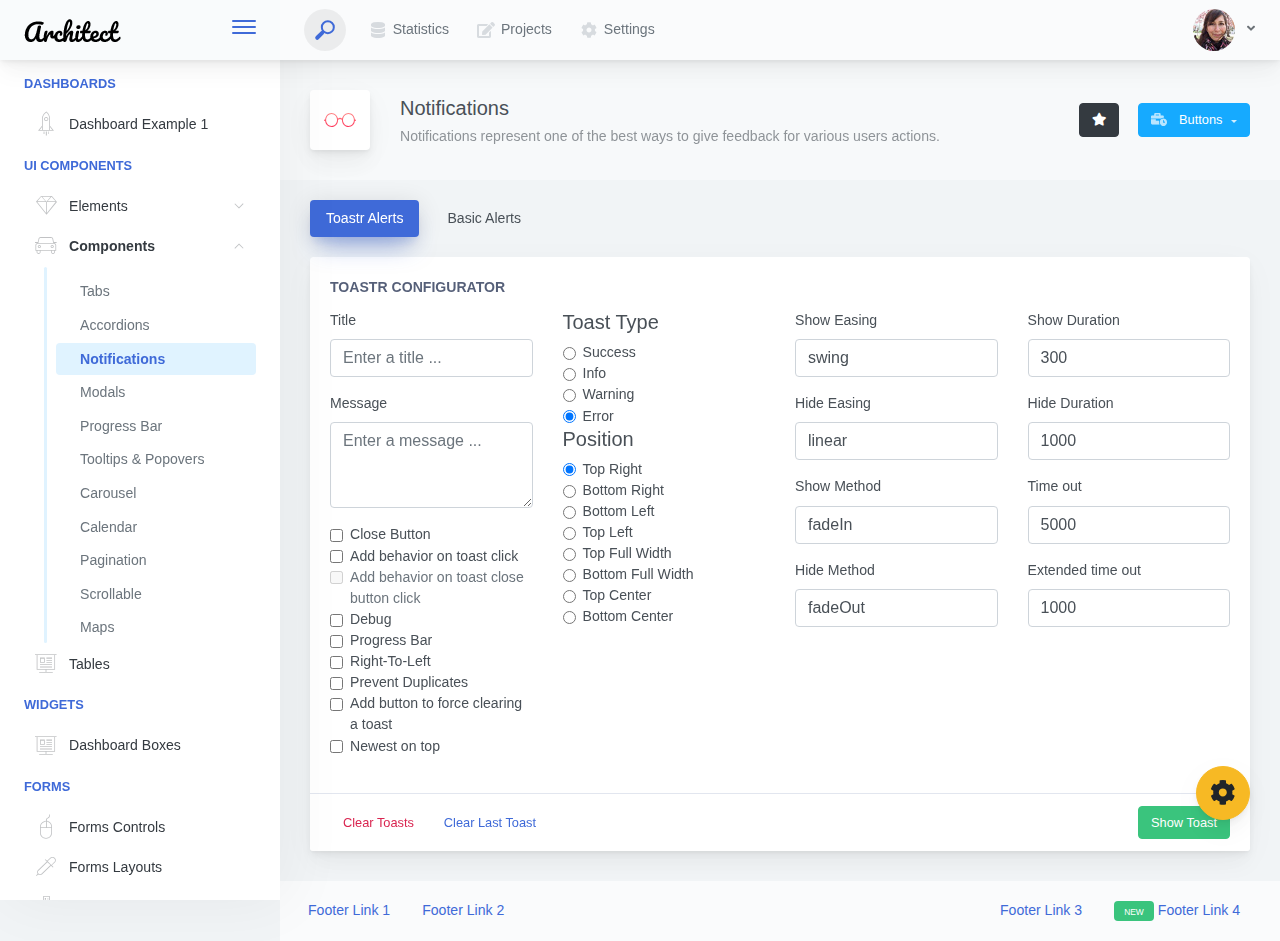
<file: architectui-html-free/architectui-html-free/components-notifications.html>
<!doctype html>
<html lang="en">

<head>
    <meta charset="utf-8">
    <meta http-equiv="X-UA-Compatible" content="IE=edge">
    <meta http-equiv="Content-Language" content="en">
    <meta http-equiv="Content-Type" content="text/html; charset=utf-8"/>
    <title>Notifications - Notifications represent one of the best ways to give feedback for various users actions.</title>
    <meta name="viewport" content="width=device-width, initial-scale=1, maximum-scale=1, user-scalable=no, shrink-to-fit=no" />
    <meta name="description" content="Notifications represent one of the best ways to give feedback for various users actions.">
    <meta name="msapplication-tap-highlight" content="no">
    <!--
    =========================================================
    * ArchitectUI HTML Theme Dashboard - v1.0.0
    =========================================================
    * Product Page: https://dashboardpack.com
    * Copyright 2019 DashboardPack (https://dashboardpack.com)
    * Licensed under MIT (https://github.com/DashboardPack/architectui-html-theme-free/blob/master/LICENSE)
    =========================================================
    * The above copyright notice and this permission notice shall be included in all copies or substantial portions of the Software.
    -->
<link href="./main.css" rel="stylesheet"></head>
<body>
    <div class="app-container app-theme-white body-tabs-shadow fixed-sidebar fixed-header">
        <div class="app-header header-shadow">
            <div class="app-header__logo">
                <div class="logo-src"></div>
                <div class="header__pane ml-auto">
                    <div>
                        <button type="button" class="hamburger close-sidebar-btn hamburger--elastic" data-class="closed-sidebar">
                            <span class="hamburger-box">
                                <span class="hamburger-inner"></span>
                            </span>
                        </button>
                    </div>
                </div>
            </div>
            <div class="app-header__mobile-menu">
                <div>
                    <button type="button" class="hamburger hamburger--elastic mobile-toggle-nav">
                        <span class="hamburger-box">
                            <span class="hamburger-inner"></span>
                        </span>
                    </button>
                </div>
            </div>
            <div class="app-header__menu">
                <span>
                    <button type="button" class="btn-icon btn-icon-only btn btn-primary btn-sm mobile-toggle-header-nav">
                        <span class="btn-icon-wrapper">
                            <i class="fa fa-ellipsis-v fa-w-6"></i>
                        </span>
                    </button>
                </span>
            </div>    <div class="app-header__content">
                <div class="app-header-left">
                    <div class="search-wrapper">
                        <div class="input-holder">
                            <input type="text" class="search-input" placeholder="Type to search">
                            <button class="search-icon"><span></span></button>
                        </div>
                        <button class="close"></button>
                    </div>
                    <ul class="header-menu nav">
                        <li class="nav-item">
                            <a href="javascript:void(0);" class="nav-link">
                                <i class="nav-link-icon fa fa-database"> </i>
                                Statistics
                            </a>
                        </li>
                        <li class="btn-group nav-item">
                            <a href="javascript:void(0);" class="nav-link">
                                <i class="nav-link-icon fa fa-edit"></i>
                                Projects
                            </a>
                        </li>
                        <li class="dropdown nav-item">
                            <a href="javascript:void(0);" class="nav-link">
                                <i class="nav-link-icon fa fa-cog"></i>
                                Settings
                            </a>
                        </li>
                    </ul>        </div>
                <div class="app-header-right">
                    <div class="header-btn-lg pr-0">
                        <div class="widget-content p-0">
                            <div class="widget-content-wrapper">
                                <div class="widget-content-left">
                                    <div class="btn-group">
                                        <a data-toggle="dropdown" aria-haspopup="true" aria-expanded="false" class="p-0 btn">
                                            <img width="42" class="rounded-circle" src="assets/images/avatars/1.jpg" alt="">
                                            <i class="fa fa-angle-down ml-2 opacity-8"></i>
                                        </a>
                                        <div tabindex="-1" role="menu" aria-hidden="true" class="dropdown-menu dropdown-menu-right">
                                            <button type="button" tabindex="0" class="dropdown-item">User Account</button>
                                            <button type="button" tabindex="0" class="dropdown-item">Settings</button>
                                            <h6 tabindex="-1" class="dropdown-header">Header</h6>
                                            <button type="button" tabindex="0" class="dropdown-item">Actions</button>
                                            <div tabindex="-1" class="dropdown-divider"></div>
                                            <button type="button" tabindex="0" class="dropdown-item">Dividers</button>
                                        </div>
                                    </div>
                                </div>
                                <div class="widget-content-left  ml-3 header-user-info">
                                    <div class="widget-heading">
                                        Alina Mclourd
                                    </div>
                                    <div class="widget-subheading">
                                        VP People Manager
                                    </div>
                                </div>
                                <div class="widget-content-right header-user-info ml-3">
                                    <button type="button" class="btn-shadow p-1 btn btn-primary btn-sm show-toastr-example">
                                        <i class="fa text-white fa-calendar pr-1 pl-1"></i>
                                    </button>
                                </div>
                            </div>
                        </div>
                    </div>        </div>
            </div>
        </div>        <div class="ui-theme-settings">
            <button type="button" id="TooltipDemo" class="btn-open-options btn btn-warning">
                <i class="fa fa-cog fa-w-16 fa-spin fa-2x"></i>
            </button>
            <div class="theme-settings__inner">
                <div class="scrollbar-container">
                    <div class="theme-settings__options-wrapper">
                        <h3 class="themeoptions-heading">Layout Options
                        </h3>
                        <div class="p-3">
                            <ul class="list-group">
                                <li class="list-group-item">
                                    <div class="widget-content p-0">
                                        <div class="widget-content-wrapper">
                                            <div class="widget-content-left mr-3">
                                                <div class="switch has-switch switch-container-class" data-class="fixed-header">
                                                    <div class="switch-animate switch-on">
                                                        <input type="checkbox" checked data-toggle="toggle" data-onstyle="success">
                                                    </div>
                                                </div>
                                            </div>
                                            <div class="widget-content-left">
                                                <div class="widget-heading">Fixed Header
                                                </div>
                                                <div class="widget-subheading">Makes the header top fixed, always visible!
                                                </div>
                                            </div>
                                        </div>
                                    </div>
                                </li>
                                <li class="list-group-item">
                                    <div class="widget-content p-0">
                                        <div class="widget-content-wrapper">
                                            <div class="widget-content-left mr-3">
                                                <div class="switch has-switch switch-container-class" data-class="fixed-sidebar">
                                                    <div class="switch-animate switch-on">
                                                        <input type="checkbox" checked data-toggle="toggle" data-onstyle="success">
                                                    </div>
                                                </div>
                                            </div>
                                            <div class="widget-content-left">
                                                <div class="widget-heading">Fixed Sidebar
                                                </div>
                                                <div class="widget-subheading">Makes the sidebar left fixed, always visible!
                                                </div>
                                            </div>
                                        </div>
                                    </div>
                                </li>
                                <li class="list-group-item">
                                    <div class="widget-content p-0">
                                        <div class="widget-content-wrapper">
                                            <div class="widget-content-left mr-3">
                                                <div class="switch has-switch switch-container-class" data-class="fixed-footer">
                                                    <div class="switch-animate switch-off">
                                                        <input type="checkbox" data-toggle="toggle" data-onstyle="success">
                                                    </div>
                                                </div>
                                            </div>
                                            <div class="widget-content-left">
                                                <div class="widget-heading">Fixed Footer
                                                </div>
                                                <div class="widget-subheading">Makes the app footer bottom fixed, always visible!
                                                </div>
                                            </div>
                                        </div>
                                    </div>
                                </li>
                            </ul>
                        </div>
                        <h3 class="themeoptions-heading">
                            <div>
                                Header Options
                            </div>
                            <button type="button" class="btn-pill btn-shadow btn-wide ml-auto btn btn-focus btn-sm switch-header-cs-class" data-class="">
                                Restore Default
                            </button>
                        </h3>
                        <div class="p-3">
                            <ul class="list-group">
                                <li class="list-group-item">
                                    <h5 class="pb-2">Choose Color Scheme
                                    </h5>
                                    <div class="theme-settings-swatches">
                                        <div class="swatch-holder bg-primary switch-header-cs-class" data-class="bg-primary header-text-light">
                                        </div>
                                        <div class="swatch-holder bg-secondary switch-header-cs-class" data-class="bg-secondary header-text-light">
                                        </div>
                                        <div class="swatch-holder bg-success switch-header-cs-class" data-class="bg-success header-text-dark">
                                        </div>
                                        <div class="swatch-holder bg-info switch-header-cs-class" data-class="bg-info header-text-dark">
                                        </div>
                                        <div class="swatch-holder bg-warning switch-header-cs-class" data-class="bg-warning header-text-dark">
                                        </div>
                                        <div class="swatch-holder bg-danger switch-header-cs-class" data-class="bg-danger header-text-light">
                                        </div>
                                        <div class="swatch-holder bg-light switch-header-cs-class" data-class="bg-light header-text-dark">
                                        </div>
                                        <div class="swatch-holder bg-dark switch-header-cs-class" data-class="bg-dark header-text-light">
                                        </div>
                                        <div class="swatch-holder bg-focus switch-header-cs-class" data-class="bg-focus header-text-light">
                                        </div>
                                        <div class="swatch-holder bg-alternate switch-header-cs-class" data-class="bg-alternate header-text-light">
                                        </div>
                                        <div class="divider">
                                        </div>
                                        <div class="swatch-holder bg-vicious-stance switch-header-cs-class" data-class="bg-vicious-stance header-text-light">
                                        </div>
                                        <div class="swatch-holder bg-midnight-bloom switch-header-cs-class" data-class="bg-midnight-bloom header-text-light">
                                        </div>
                                        <div class="swatch-holder bg-night-sky switch-header-cs-class" data-class="bg-night-sky header-text-light">
                                        </div>
                                        <div class="swatch-holder bg-slick-carbon switch-header-cs-class" data-class="bg-slick-carbon header-text-light">
                                        </div>
                                        <div class="swatch-holder bg-asteroid switch-header-cs-class" data-class="bg-asteroid header-text-light">
                                        </div>
                                        <div class="swatch-holder bg-royal switch-header-cs-class" data-class="bg-royal header-text-light">
                                        </div>
                                        <div class="swatch-holder bg-warm-flame switch-header-cs-class" data-class="bg-warm-flame header-text-dark">
                                        </div>
                                        <div class="swatch-holder bg-night-fade switch-header-cs-class" data-class="bg-night-fade header-text-dark">
                                        </div>
                                        <div class="swatch-holder bg-sunny-morning switch-header-cs-class" data-class="bg-sunny-morning header-text-dark">
                                        </div>
                                        <div class="swatch-holder bg-tempting-azure switch-header-cs-class" data-class="bg-tempting-azure header-text-dark">
                                        </div>
                                        <div class="swatch-holder bg-amy-crisp switch-header-cs-class" data-class="bg-amy-crisp header-text-dark">
                                        </div>
                                        <div class="swatch-holder bg-heavy-rain switch-header-cs-class" data-class="bg-heavy-rain header-text-dark">
                                        </div>
                                        <div class="swatch-holder bg-mean-fruit switch-header-cs-class" data-class="bg-mean-fruit header-text-dark">
                                        </div>
                                        <div class="swatch-holder bg-malibu-beach switch-header-cs-class" data-class="bg-malibu-beach header-text-light">
                                        </div>
                                        <div class="swatch-holder bg-deep-blue switch-header-cs-class" data-class="bg-deep-blue header-text-dark">
                                        </div>
                                        <div class="swatch-holder bg-ripe-malin switch-header-cs-class" data-class="bg-ripe-malin header-text-light">
                                        </div>
                                        <div class="swatch-holder bg-arielle-smile switch-header-cs-class" data-class="bg-arielle-smile header-text-light">
                                        </div>
                                        <div class="swatch-holder bg-plum-plate switch-header-cs-class" data-class="bg-plum-plate header-text-light">
                                        </div>
                                        <div class="swatch-holder bg-happy-fisher switch-header-cs-class" data-class="bg-happy-fisher header-text-dark">
                                        </div>
                                        <div class="swatch-holder bg-happy-itmeo switch-header-cs-class" data-class="bg-happy-itmeo header-text-light">
                                        </div>
                                        <div class="swatch-holder bg-mixed-hopes switch-header-cs-class" data-class="bg-mixed-hopes header-text-light">
                                        </div>
                                        <div class="swatch-holder bg-strong-bliss switch-header-cs-class" data-class="bg-strong-bliss header-text-light">
                                        </div>
                                        <div class="swatch-holder bg-grow-early switch-header-cs-class" data-class="bg-grow-early header-text-light">
                                        </div>
                                        <div class="swatch-holder bg-love-kiss switch-header-cs-class" data-class="bg-love-kiss header-text-light">
                                        </div>
                                        <div class="swatch-holder bg-premium-dark switch-header-cs-class" data-class="bg-premium-dark header-text-light">
                                        </div>
                                        <div class="swatch-holder bg-happy-green switch-header-cs-class" data-class="bg-happy-green header-text-light">
                                        </div>
                                    </div>
                                </li>
                            </ul>
                        </div>
                        <h3 class="themeoptions-heading">
                            <div>Sidebar Options</div>
                            <button type="button" class="btn-pill btn-shadow btn-wide ml-auto btn btn-focus btn-sm switch-sidebar-cs-class" data-class="">
                                Restore Default
                            </button>
                        </h3>
                        <div class="p-3">
                            <ul class="list-group">
                                <li class="list-group-item">
                                    <h5 class="pb-2">Choose Color Scheme
                                    </h5>
                                    <div class="theme-settings-swatches">
                                        <div class="swatch-holder bg-primary switch-sidebar-cs-class" data-class="bg-primary sidebar-text-light">
                                        </div>
                                        <div class="swatch-holder bg-secondary switch-sidebar-cs-class" data-class="bg-secondary sidebar-text-light">
                                        </div>
                                        <div class="swatch-holder bg-success switch-sidebar-cs-class" data-class="bg-success sidebar-text-dark">
                                        </div>
                                        <div class="swatch-holder bg-info switch-sidebar-cs-class" data-class="bg-info sidebar-text-dark">
                                        </div>
                                        <div class="swatch-holder bg-warning switch-sidebar-cs-class" data-class="bg-warning sidebar-text-dark">
                                        </div>
                                        <div class="swatch-holder bg-danger switch-sidebar-cs-class" data-class="bg-danger sidebar-text-light">
                                        </div>
                                        <div class="swatch-holder bg-light switch-sidebar-cs-class" data-class="bg-light sidebar-text-dark">
                                        </div>
                                        <div class="swatch-holder bg-dark switch-sidebar-cs-class" data-class="bg-dark sidebar-text-light">
                                        </div>
                                        <div class="swatch-holder bg-focus switch-sidebar-cs-class" data-class="bg-focus sidebar-text-light">
                                        </div>
                                        <div class="swatch-holder bg-alternate switch-sidebar-cs-class" data-class="bg-alternate sidebar-text-light">
                                        </div>
                                        <div class="divider">
                                        </div>
                                        <div class="swatch-holder bg-vicious-stance switch-sidebar-cs-class" data-class="bg-vicious-stance sidebar-text-light">
                                        </div>
                                        <div class="swatch-holder bg-midnight-bloom switch-sidebar-cs-class" data-class="bg-midnight-bloom sidebar-text-light">
                                        </div>
                                        <div class="swatch-holder bg-night-sky switch-sidebar-cs-class" data-class="bg-night-sky sidebar-text-light">
                                        </div>
                                        <div class="swatch-holder bg-slick-carbon switch-sidebar-cs-class" data-class="bg-slick-carbon sidebar-text-light">
                                        </div>
                                        <div class="swatch-holder bg-asteroid switch-sidebar-cs-class" data-class="bg-asteroid sidebar-text-light">
                                        </div>
                                        <div class="swatch-holder bg-royal switch-sidebar-cs-class" data-class="bg-royal sidebar-text-light">
                                        </div>
                                        <div class="swatch-holder bg-warm-flame switch-sidebar-cs-class" data-class="bg-warm-flame sidebar-text-dark">
                                        </div>
                                        <div class="swatch-holder bg-night-fade switch-sidebar-cs-class" data-class="bg-night-fade sidebar-text-dark">
                                        </div>
                                        <div class="swatch-holder bg-sunny-morning switch-sidebar-cs-class" data-class="bg-sunny-morning sidebar-text-dark">
                                        </div>
                                        <div class="swatch-holder bg-tempting-azure switch-sidebar-cs-class" data-class="bg-tempting-azure sidebar-text-dark">
                                        </div>
                                        <div class="swatch-holder bg-amy-crisp switch-sidebar-cs-class" data-class="bg-amy-crisp sidebar-text-dark">
                                        </div>
                                        <div class="swatch-holder bg-heavy-rain switch-sidebar-cs-class" data-class="bg-heavy-rain sidebar-text-dark">
                                        </div>
                                        <div class="swatch-holder bg-mean-fruit switch-sidebar-cs-class" data-class="bg-mean-fruit sidebar-text-dark">
                                        </div>
                                        <div class="swatch-holder bg-malibu-beach switch-sidebar-cs-class" data-class="bg-malibu-beach sidebar-text-light">
                                        </div>
                                        <div class="swatch-holder bg-deep-blue switch-sidebar-cs-class" data-class="bg-deep-blue sidebar-text-dark">
                                        </div>
                                        <div class="swatch-holder bg-ripe-malin switch-sidebar-cs-class" data-class="bg-ripe-malin sidebar-text-light">
                                        </div>
                                        <div class="swatch-holder bg-arielle-smile switch-sidebar-cs-class" data-class="bg-arielle-smile sidebar-text-light">
                                        </div>
                                        <div class="swatch-holder bg-plum-plate switch-sidebar-cs-class" data-class="bg-plum-plate sidebar-text-light">
                                        </div>
                                        <div class="swatch-holder bg-happy-fisher switch-sidebar-cs-class" data-class="bg-happy-fisher sidebar-text-dark">
                                        </div>
                                        <div class="swatch-holder bg-happy-itmeo switch-sidebar-cs-class" data-class="bg-happy-itmeo sidebar-text-light">
                                        </div>
                                        <div class="swatch-holder bg-mixed-hopes switch-sidebar-cs-class" data-class="bg-mixed-hopes sidebar-text-light">
                                        </div>
                                        <div class="swatch-holder bg-strong-bliss switch-sidebar-cs-class" data-class="bg-strong-bliss sidebar-text-light">
                                        </div>
                                        <div class="swatch-holder bg-grow-early switch-sidebar-cs-class" data-class="bg-grow-early sidebar-text-light">
                                        </div>
                                        <div class="swatch-holder bg-love-kiss switch-sidebar-cs-class" data-class="bg-love-kiss sidebar-text-light">
                                        </div>
                                        <div class="swatch-holder bg-premium-dark switch-sidebar-cs-class" data-class="bg-premium-dark sidebar-text-light">
                                        </div>
                                        <div class="swatch-holder bg-happy-green switch-sidebar-cs-class" data-class="bg-happy-green sidebar-text-light">
                                        </div>
                                    </div>
                                </li>
                            </ul>
                        </div>
                        <h3 class="themeoptions-heading">
                            <div>Main Content Options</div>
                            <button type="button" class="btn-pill btn-shadow btn-wide ml-auto active btn btn-focus btn-sm">Restore Default
                            </button>
                        </h3>
                        <div class="p-3">
                            <ul class="list-group">
                                <li class="list-group-item">
                                    <h5 class="pb-2">Page Section Tabs
                                    </h5>
                                    <div class="theme-settings-swatches">
                                        <div role="group" class="mt-2 btn-group">
                                            <button type="button" class="btn-wide btn-shadow btn-primary btn btn-secondary switch-theme-class" data-class="body-tabs-line">
                                                Line
                                            </button>
                                            <button type="button" class="btn-wide btn-shadow btn-primary active btn btn-secondary switch-theme-class" data-class="body-tabs-shadow">
                                                Shadow
                                            </button>
                                        </div>
                                    </div>
                                </li>
                            </ul>
                        </div>
                    </div>
                </div>
            </div>
        </div>        <div class="app-main">
                <div class="app-sidebar sidebar-shadow">
                    <div class="app-header__logo">
                        <div class="logo-src"></div>
                        <div class="header__pane ml-auto">
                            <div>
                                <button type="button" class="hamburger close-sidebar-btn hamburger--elastic" data-class="closed-sidebar">
                                    <span class="hamburger-box">
                                        <span class="hamburger-inner"></span>
                                    </span>
                                </button>
                            </div>
                        </div>
                    </div>
                    <div class="app-header__mobile-menu">
                        <div>
                            <button type="button" class="hamburger hamburger--elastic mobile-toggle-nav">
                                <span class="hamburger-box">
                                    <span class="hamburger-inner"></span>
                                </span>
                            </button>
                        </div>
                    </div>
                    <div class="app-header__menu">
                        <span>
                            <button type="button" class="btn-icon btn-icon-only btn btn-primary btn-sm mobile-toggle-header-nav">
                                <span class="btn-icon-wrapper">
                                    <i class="fa fa-ellipsis-v fa-w-6"></i>
                                </span>
                            </button>
                        </span>
                    </div>    <div class="scrollbar-sidebar">
                        <div class="app-sidebar__inner">
                            <ul class="vertical-nav-menu">
                                <li class="app-sidebar__heading">Dashboards</li>
                                <li>
                                    <a href="index.html">
                                        <i class="metismenu-icon pe-7s-rocket"></i>
                                        Dashboard Example 1
                                    </a>
                                </li>
                                <li class="app-sidebar__heading">UI Components</li>
                                <li
                                    
                                    
                                    
                                    
                                    
                                    
                                    
                                    
                                >
                                    <a href="#">
                                        <i class="metismenu-icon pe-7s-diamond"></i>
                                        Elements
                                        <i class="metismenu-state-icon pe-7s-angle-down caret-left"></i>
                                    </a>
                                    <ul
                                        
                                        
                                        
                                        
                                        
                                        
                                        
                                        
                                    >
                                        <li>
                                            <a href="elements-buttons-standard.html">
                                                <i class="metismenu-icon"></i>
                                                Buttons
                                            </a>
                                        </li>
                                        <li>
                                            <a href="elements-dropdowns.html">
                                                <i class="metismenu-icon">
                                                </i>Dropdowns
                                            </a>
                                        </li>
                                        <li>
                                            <a href="elements-icons.html">
                                                <i class="metismenu-icon">
                                                </i>Icons
                                            </a>
                                        </li>
                                        <li>
                                            <a href="elements-badges-labels.html">
                                                <i class="metismenu-icon">
                                                </i>Badges
                                            </a>
                                        </li>
                                        <li>
                                            <a href="elements-cards.html">
                                                <i class="metismenu-icon">
                                                </i>Cards
                                            </a>
                                        </li>
                                        <li>
                                            <a href="elements-list-group.html">
                                                <i class="metismenu-icon">
                                                </i>List Groups
                                            </a>
                                        </li>
                                        <li>
                                            <a href="elements-navigation.html">
                                                <i class="metismenu-icon">
                                                </i>Navigation Menus
                                            </a>
                                        </li>
                                        <li>
                                            <a href="elements-utilities.html">
                                                <i class="metismenu-icon">
                                                </i>Utilities
                                            </a>
                                        </li>
                                    </ul>
                                </li>
                                <li
                                    
                                    
                                     class="mm-active"
                                    
                                    
                                    
                                    
                                    
                                    
                                    
                                    
                                >
                                    <a href="#">
                                        <i class="metismenu-icon pe-7s-car"></i>
                                        Components
                                        <i class="metismenu-state-icon pe-7s-angle-down caret-left"></i>
                                    </a>
                                    <ul
                                        
                                        
                                         class="mm-show"
                                        
                                        
                                        
                                        
                                        
                                        
                                        
                                        
                                    >
                                        <li>
                                            <a href="components-tabs.html">
                                                <i class="metismenu-icon">
                                                </i>Tabs
                                            </a>
                                        </li>
                                        <li>
                                            <a href="components-accordions.html">
                                                <i class="metismenu-icon">
                                                </i>Accordions
                                            </a>
                                        </li>
                                        <li>
                                            <a href="components-notifications.html" class="mm-active">
                                                <i class="metismenu-icon">
                                                </i>Notifications
                                            </a>
                                        </li>
                                        <li>
                                            <a href="components-modals.html">
                                                <i class="metismenu-icon">
                                                </i>Modals
                                            </a>
                                        </li>
                                        <li>
                                            <a href="components-progress-bar.html">
                                                <i class="metismenu-icon">
                                                </i>Progress Bar
                                            </a>
                                        </li>
                                        <li>
                                            <a href="components-tooltips-popovers.html">
                                                <i class="metismenu-icon">
                                                </i>Tooltips &amp; Popovers
                                            </a>
                                        </li>
                                        <li>
                                            <a href="components-carousel.html">
                                                <i class="metismenu-icon">
                                                </i>Carousel
                                            </a>
                                        </li>
                                        <li>
                                            <a href="components-calendar.html">
                                                <i class="metismenu-icon">
                                                </i>Calendar
                                            </a>
                                        </li>
                                        <li>
                                            <a href="components-pagination.html">
                                                <i class="metismenu-icon">
                                                </i>Pagination
                                            </a>
                                        </li>
                                        <li>
                                            <a href="components-scrollable-elements.html">
                                                <i class="metismenu-icon">
                                                </i>Scrollable
                                            </a>
                                        </li>
                                        <li>
                                            <a href="components-maps.html">
                                                <i class="metismenu-icon">
                                                </i>Maps
                                            </a>
                                        </li>
                                    </ul>
                                </li>
                                <li  >
                                    <a href="tables-regular.html">
                                        <i class="metismenu-icon pe-7s-display2"></i>
                                        Tables
                                    </a>
                                </li>
                                <li class="app-sidebar__heading">Widgets</li>
                                <li>
                                    <a href="dashboard-boxes.html">
                                        <i class="metismenu-icon pe-7s-display2"></i>
                                        Dashboard Boxes
                                    </a>
                                </li>
                                <li class="app-sidebar__heading">Forms</li>
                                <li>
                                    <a href="forms-controls.html">
                                        <i class="metismenu-icon pe-7s-mouse">
                                        </i>Forms Controls
                                    </a>
                                </li>
                                <li>
                                    <a href="forms-layouts.html">
                                        <i class="metismenu-icon pe-7s-eyedropper">
                                        </i>Forms Layouts
                                    </a>
                                </li>
                                <li>
                                    <a href="forms-validation.html">
                                        <i class="metismenu-icon pe-7s-pendrive">
                                        </i>Forms Validation
                                    </a>
                                </li>
                                <li class="app-sidebar__heading">Charts</li>
                                <li>
                                    <a href="charts-chartjs.html">
                                        <i class="metismenu-icon pe-7s-graph2">
                                        </i>ChartJS
                                    </a>
                                </li>
                                <li class="app-sidebar__heading">PRO Version</li>
                                <li>
                                    <a href="https://dashboardpack.com/theme-details/architectui-dashboard-html-pro/" target="_blank">
                                        <i class="metismenu-icon pe-7s-graph2">
                                        </i>
                                        Upgrade to PRO
                                    </a>
                                </li>
                            </ul>
                        </div>
                    </div>
                </div>    <div class="app-main__outer">
                    <div class="app-main__inner">
                        <div class="app-page-title">
                            <div class="page-title-wrapper">
                                <div class="page-title-heading">
                                    <div class="page-title-icon">
                                        <i class="pe-7s-glasses icon-gradient bg-love-kiss">
                                        </i>
                                    </div>
                                    <div>Notifications
                                        <div class="page-title-subheading">Notifications represent one of the best ways to give feedback for various users actions.
                                        </div>
                                    </div>
                                </div>
                                <div class="page-title-actions">
                                    <button type="button" data-toggle="tooltip" title="Example Tooltip" data-placement="bottom" class="btn-shadow mr-3 btn btn-dark">
                                        <i class="fa fa-star"></i>
                                    </button>
                                    <div class="d-inline-block dropdown">
                                        <button type="button" data-toggle="dropdown" aria-haspopup="true" aria-expanded="false" class="btn-shadow dropdown-toggle btn btn-info">
                                            <span class="btn-icon-wrapper pr-2 opacity-7">
                                                <i class="fa fa-business-time fa-w-20"></i>
                                            </span>
                                            Buttons
                                        </button>
                                        <div tabindex="-1" role="menu" aria-hidden="true" class="dropdown-menu dropdown-menu-right">
                                            <ul class="nav flex-column">
                                                <li class="nav-item">
                                                    <a href="javascript:void(0);" class="nav-link">
                                                        <i class="nav-link-icon lnr-inbox"></i>
                                                        <span>
                                                            Inbox
                                                        </span>
                                                        <div class="ml-auto badge badge-pill badge-secondary">86</div>
                                                    </a>
                                                </li>
                                                <li class="nav-item">
                                                    <a href="javascript:void(0);" class="nav-link">
                                                        <i class="nav-link-icon lnr-book"></i>
                                                        <span>
                                                            Book
                                                        </span>
                                                        <div class="ml-auto badge badge-pill badge-danger">5</div>
                                                    </a>
                                                </li>
                                                <li class="nav-item">
                                                    <a href="javascript:void(0);" class="nav-link">
                                                        <i class="nav-link-icon lnr-picture"></i>
                                                        <span>
                                                            Picture
                                                        </span>
                                                    </a>
                                                </li>
                                                <li class="nav-item">
                                                    <a disabled href="javascript:void(0);" class="nav-link disabled">
                                                        <i class="nav-link-icon lnr-file-empty"></i>
                                                        <span>
                                                            File Disabled
                                                        </span>
                                                    </a>
                                                </li>
                                            </ul>
                                        </div>
                                    </div>
                                </div>    </div>
                        </div>            <ul class="body-tabs body-tabs-layout tabs-animated body-tabs-animated nav">
                            <li class="nav-item">
                                <a role="tab" class="nav-link active" id="tab-0" data-toggle="tab" href="#tab-content-0">
                                    <span>Toastr Alerts</span>
                                </a>
                            </li>
                            <li class="nav-item">
                                <a role="tab" class="nav-link" id="tab-2" data-toggle="tab" href="#tab-content-2">
                                    <span>Basic Alerts</span>
                                </a>
                            </li>
                        </ul>
                        <div class="tab-content">
                            <div class="tab-pane tabs-animation fade show active" id="tab-content-0" role="tabpanel">
                                <div class="main-card mb-3 card">
                                    <div class="card-body">
                                        <div class="card-title">Toastr Configurator</div>
                                        <div class="row">
                                            <div class="col-md-3">
                                                <div class="form-group">
                                                    <label class="form-label" for="title">Title</label>
                                                    <input id="title" type="text" class="form-control" placeholder="Enter a title ..."/>
                                                </div>
                                                <div class="form-group">
                                                    <label class="form-label" for="message">Message</label>
                                                    <textarea class="form-control" id="message" rows="3" placeholder="Enter a message ..."></textarea>
                                                </div>
                                                <div class="form-group">
                                                    <div class="form-check">
                                                        <input id="closeButton" type="checkbox" value="checked" class="form-check-input"/>
                                                        <label class="form-check-label" for="closeButton">
                                                            Close Button
                                                        </label>
                                                    </div>
                                                    <div class="form-check">
                                                        <input id="addBehaviorOnToastClick" type="checkbox" value="checked" class="form-check-input"/>
                                                        <label class="form-check-label" for="addBehaviorOnToastClick">
                                                            Add behavior on toast click
                                                        </label>
                                                    </div>
                                                    <div class="form-check">
                                                        <input disabled id="addBehaviorOnToastCloseClick" type="checkbox" value="checked" class="form-check-input"/>
                                                        <label class="form-check-label" for="addBehaviorOnToastCloseClick">
                                                            Add behavior on toast close button click
                                                        </label>
                                                    </div>
                                                    <div class="form-check">
                                                        <input id="debugInfo" type="checkbox" value="checked" class="form-check-input"/>
                                                        <label class="form-check-label" for="debugInfo">
                                                            Debug
                                                        </label>
                                                    </div>
                                                    <div class="form-check">
                                                        <input id="progressBar" type="checkbox" value="checked" class="form-check-input"/>
                                                        <label class="form-check-label" for="progressBar">
                                                            Progress Bar
                                                        </label>
                                                    </div>
                                                    <div class="form-check">
                                                        <input id="rtl" type="checkbox" value="checked" class="form-check-input"/>
                                                        <label class="form-check-label" for="rtl">
                                                            Right-To-Left
                                                        </label>
                                                    </div>
                                                    <div class="form-check">
                                                        <input id="preventDuplicates" type="checkbox" value="checked" class="form-check-input"/>
                                                        <label class="form-check-label" for="preventDuplicates">
                                                            Prevent Duplicates
                                                        </label>
                                                    </div>
                                                    <div class="form-check">
                                                        <input id="addClear" type="checkbox" value="checked" class="form-check-input"/>
                                                        <label class="form-check-label" for="addClear">
                                                            Add button to force clearing a toast
                                                        </label>
                                                    </div>
                                                    <div class="form-check">
                                                        <input id="newestOnTop" type="checkbox" value="checked" class="form-check-input"/>
                                                        <label class="form-check-label" for="newestOnTop">
                                                            Newest on top
                                                        </label>
                                                    </div>
                                                </div>
                                            </div>
                                            <div class="col-md-3">
                                                <div id="toastTypeGroup">
                                                    <h5>Toast Type</h5>
                                                    <div class="form-check">
                                                        <input type="radio" name="toasts" class="form-check-input" value="success" checked/>
                                                        <label class="form-check-label" for="exampleRadios1">
                                                            Success
                                                        </label>
                                                    </div>
                                                    <div class="form-check">
                                                        <input type="radio" name="toasts" class="form-check-input" value="info" checked/>
                                                        <label class="form-check-label" for="exampleRadios1">
                                                            Info
                                                        </label>
                                                    </div>
                                                    <div class="form-check">
                                                        <input type="radio" name="toasts" class="form-check-input" value="warning" checked/>
                                                        <label class="form-check-label" for="exampleRadios1">
                                                            Warning
                                                        </label>
                                                    </div>
                                                    <div class="form-check">
                                                        <input type="radio" name="toasts" class="form-check-input" value="error" checked/>
                                                        <label class="form-check-label" for="exampleRadios1">
                                                            Error
                                                        </label>
                                                    </div>
                                                </div>
                                                <div id="positionGroup">
                                                    <h5>Position</h5>
                                                    <div class="form-check">
                                                        <input type="radio" name="positions" class="form-check-input" value="toast-top-right" checked/>
                                                        <label class="form-check-label" for="exampleRadios1">
                                                            Top Right
                                                        </label>
                                                    </div>
                                                    <div class="form-check">
                                                        <input type="radio" name="positions" class="form-check-input" value="toast-bottom-right"/>
                                                        <label class="form-check-label" for="exampleRadios1">
                                                            Bottom Right
                                                        </label>
                                                    </div>
                                                    <div class="form-check">
                                                        <input type="radio" name="positions" class="form-check-input" value="toast-bottom-left"/>
                                                        <label class="form-check-label" for="exampleRadios1">
                                                            Bottom Left
                                                        </label>
                                                    </div>
                                                    <div class="form-check">
                                                        <input type="radio" name="positions" class="form-check-input" value="toast-top-left"/>
                                                        <label class="form-check-label" for="exampleRadios1">
                                                            Top Left
                                                        </label>
                                                    </div>
                                                    <div class="form-check">
                                                        <input type="radio" name="positions" class="form-check-input" value="toast-top-full-width"/>
                                                        <label class="form-check-label" for="exampleRadios1">
                                                            Top Full Width
                                                        </label>
                                                    </div>
                                                    <div class="form-check">
                                                        <input type="radio" name="positions" class="form-check-input" value="toast-bottom-full-width"/>
                                                        <label class="form-check-label" for="exampleRadios1">
                                                            Bottom Full Width
                                                        </label>
                                                    </div>
                                                    <div class="form-check">
                                                        <input type="radio" name="positions" class="form-check-input" value="toast-top-center"/>
                                                        <label class="form-check-label" for="exampleRadios1">
                                                            Top Center
                                                        </label>
                                                    </div>
                                                    <div class="form-check">
                                                        <input type="radio" name="positions" class="form-check-input" value="toast-bottom-center"/>
                                                        <label class="form-check-label" for="exampleRadios1">
                                                            Bottom Center
                                                        </label>
                                                    </div>
                                                </div>
                                            </div>
                                            <div class="col-md-3">
                                                <div class="form-group">
                                                    <label for="showEasing">Show Easing</label>
                                                    <input id="showEasing" type="text" placeholder="swing, linear" class="form-control" value="swing"/>
                                                </div>
                                                <div class="form-group">
                                                    <label for="hideEasing">Hide Easing</label>
                                                    <input id="hideEasing" type="text" placeholder="swing, linear" class="form-control" value="linear"/>
                                                </div>
                                                <div class="form-group">
                                                    <label for="showMethod">Show Method</label>
                                                    <input id="showMethod" type="text" placeholder="show, fadeIn, slideDown" class="form-control" value="fadeIn"/>
                                                </div>
                                                <div class="form-group">
                                                    <label for="hideMethod">Hide Method</label>
                                                    <input id="hideMethod" type="text" placeholder="hide, fadeOut, slideUp" class="form-control" value="fadeOut"/>
                                                </div>
                                            </div>
            
                                            <div class="col-md-3">
                                                <div class="form-group">
                                                    <label class="form-label" for="showDuration">Show Duration</label>
                                                    <input id="showDuration" type="number" placeholder="ms" class="form-control" value="300"/>
                                                </div>
                                                <div class="form-group">
                                                    <label class="form-label" for="hideDuration">Hide Duration</label>
                                                    <input id="hideDuration" type="number" placeholder="ms" class="form-control" value="1000"/>
                                                </div>
                                                <div class="form-group">
                                                    <label class="form-label" for="timeOut">Time out</label>
                                                    <input id="timeOut" type="number" placeholder="ms" class="form-control" value="5000"/>
                                                </div>
                                                <div class="form-group">
                                                    <label class="form-label" for="extendedTimeOut">Extended time out</label>
                                                    <input id="extendedTimeOut" type="number" placeholder="ms" class="form-control" value="1000"/>
                                                </div>
                                            </div>
                                        </div>
                                    </div>
                                    <div class="card-footer d-block clearfix">
                                        <div class="float-left">
                                            <button type="button" class="btn btn-link text-danger" id="cleartoasts">Clear Toasts</button>
                                            <button type="button" class="btn btn-link" id="clearlasttoast">Clear Last Toast</button>
                                        </div>
                                        <div class="float-right">
                                            <button type="button" class="btn btn-success" id="showtoast">Show Toast</button>
                                        </div>
                                    </div>
                                </div>
                            </div>
                            <div class="tab-pane tabs-animation fade" id="tab-content-2" role="tabpanel">
                                <div class="row">
                                    <div class="col-md-6">
                                        <div class="main-card mb-3 card">
                                            <div class="card-body"><h5 class="card-title">Alerts</h5>
                                                <div class="alert alert-primary fade show" role="alert">This is a primary alert — check it out!</div>
                                                <div class="alert alert-secondary fade show" role="alert">This is a secondary alert — check it out!</div>
                                                <div class="alert alert-success fade show" role="alert">This is a success alert — check it out!</div>
                                                <div class="alert alert-danger fade show" role="alert">This is a danger alert — check it out!</div>
                                                <div class="alert alert-warning fade show" role="alert">This is a warning alert — check it out!</div>
                                                <div class="alert alert-info fade show" role="alert">This is a info alert — check it out!</div>
                                                <div class="alert alert-light fade show" role="alert">This is a light alert — check it out!</div>
                                                <div class="alert alert-dark fade show" role="alert">This is a dark alert — check it out!</div>
                                            </div>
                                        </div>
                                    </div>
                                    <div class="col-md-6">
                                        <div class="main-card mb-3 card">
                                            <div class="card-body"><h5 class="card-title">Alerts Link Color</h5>
                                                <div class="alert alert-primary fade show" role="alert">This is a primary alert with <a href="javascript:void(0);" class="alert-link">an example link</a>. Give it a click if you like.</div>
                                                <div class="alert alert-secondary fade show" role="alert">This is a secondary alert with <a href="javascript:void(0);" class="alert-link">an example link</a>. Give it a click if you like.</div>
                                                <div class="alert alert-success fade show" role="alert">This is a success alert with <a href="javascript:void(0);" class="alert-link">an example link</a>. Give it a click if you like.</div>
                                                <div class="alert alert-danger fade show" role="alert">This is a danger alert with <a href="javascript:void(0);" class="alert-link">an example link</a>. Give it a click if you like.</div>
                                                <div class="alert alert-warning fade show" role="alert">This is a warning alert with <a href="javascript:void(0);" class="alert-link">an example link</a>. Give it a click if you like.</div>
                                                <div class="alert alert-info fade show" role="alert">This is a info alert with <a href="javascript:void(0);" class="alert-link">an example link</a>. Give it a click if you like.</div>
                                                <div class="alert alert-light fade show" role="alert">This is a light alert with <a href="javascript:void(0);" class="alert-link">an example link</a>. Give it a click if you like.</div>
                                                <div class="alert alert-dark fade show" role="alert">This is a dark alert with <a href="javascript:void(0);" class="alert-link">an example link</a>. Give it a click if you like.</div>
                                            </div>
                                        </div>
                                    </div>
                                    <div class="col-md-6">
                                        <div class="main-card mb-3 card">
                                            <div class="card-body"><h5 class="card-title">Alerts Content</h5>
                                                <div class="alert alert-success fade show" role="alert"><h4 class="alert-heading">Well done!</h4>
                                                    <p>Aww yeah, you successfully read this important alert message. This example text is going to run a bit longer so that you can see how spacing within an alert works with this kind of content.</p>
                                                    <hr>
                                                    <p class="mb-0">Whenever you need to, be sure to use margin utilities to keep things nice and tidy.</p></div>
                                            </div>
                                        </div>
                                    </div>
                                    <div class="col-md-6">
                                        <div class="main-card mb-3 card">
                                            <div class="card-body"><h5 class="card-title">Dismissable Alerts</h5>
                                                <div class="alert alert-info alert-dismissible fade show" role="alert">
                                                    <button type="button" class="close" aria-label="Close"><span aria-hidden="true">×</span></button>
                                                    I am an alert and I can be dismissed!
                                                </div>
                                            </div>
                                        </div>
                                    </div>
                                </div>
                            </div>
                        </div>
                    </div>
                    <div class="app-wrapper-footer">
                        <div class="app-footer">
                            <div class="app-footer__inner">
                                <div class="app-footer-left">
                                    <ul class="nav">
                                        <li class="nav-item">
                                            <a href="javascript:void(0);" class="nav-link">
                                                Footer Link 1
                                            </a>
                                        </li>
                                        <li class="nav-item">
                                            <a href="javascript:void(0);" class="nav-link">
                                                Footer Link 2
                                            </a>
                                        </li>
                                    </ul>
                                </div>
                                <div class="app-footer-right">
                                    <ul class="nav">
                                        <li class="nav-item">
                                            <a href="javascript:void(0);" class="nav-link">
                                                Footer Link 3
                                            </a>
                                        </li>
                                        <li class="nav-item">
                                            <a href="javascript:void(0);" class="nav-link">
                                                <div class="badge badge-success mr-1 ml-0">
                                                    <small>NEW</small>
                                                </div>
                                                Footer Link 4
                                            </a>
                                        </li>
                                    </ul>
                                </div>
                            </div>
                        </div>
                    </div>    </div>
        </div>
    </div>
<script type="text/javascript" src="./assets/scripts/main.js"></script></body>
</html>
</file>
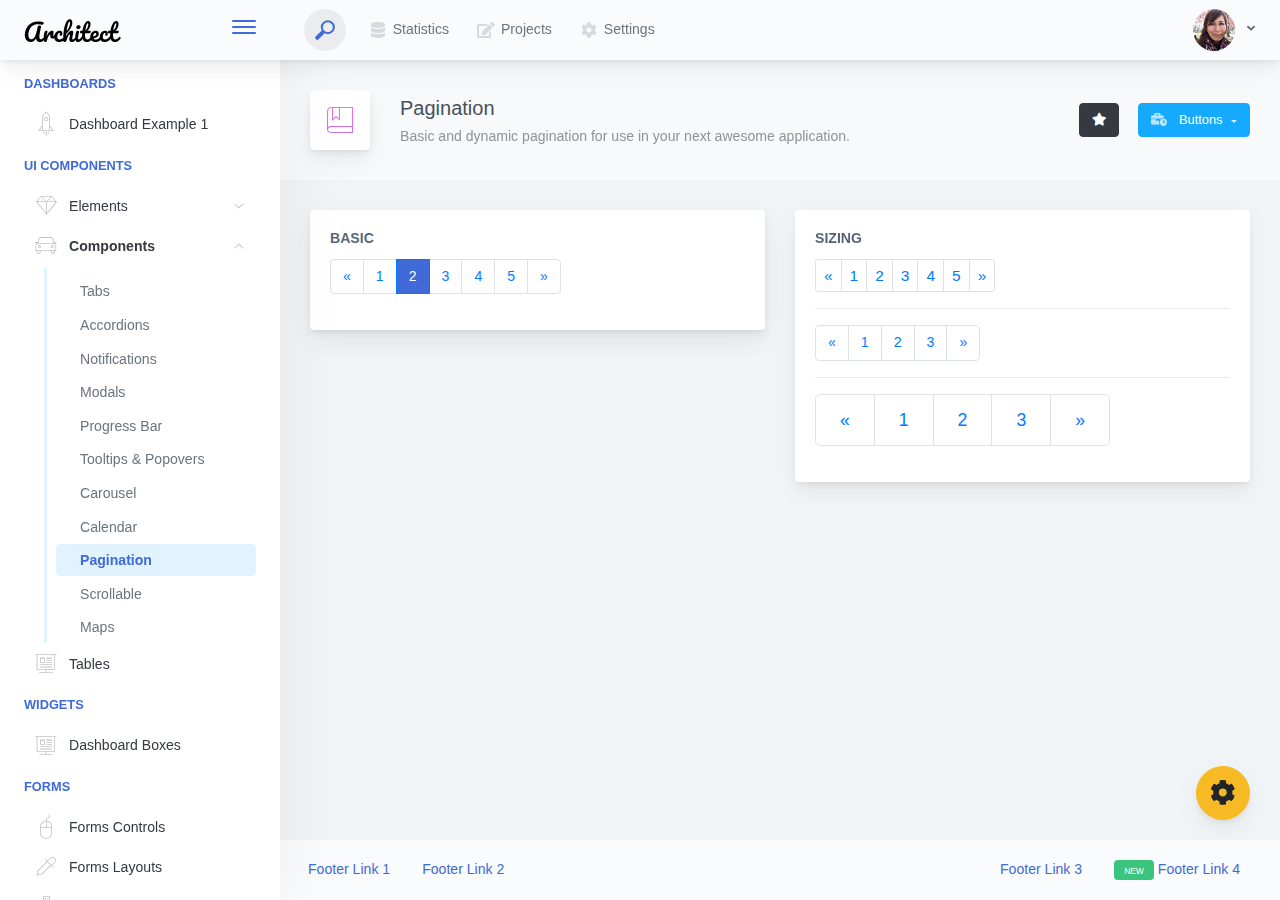
<file: architectui-html-free/architectui-html-free/components-pagination.html>
<!doctype html>
<html lang="en">

<head>
    <meta charset="utf-8">
    <meta http-equiv="X-UA-Compatible" content="IE=edge">
    <meta http-equiv="Content-Language" content="en">
    <meta http-equiv="Content-Type" content="text/html; charset=utf-8"/>
    <title>Pagination - Basic and dynamic pagination for use in your next awesome application.</title>
    <meta name="viewport" content="width=device-width, initial-scale=1, maximum-scale=1, user-scalable=no, shrink-to-fit=no" />
    <meta name="description" content="Basic and dynamic pagination for use in your next awesome application.">
    <meta name="msapplication-tap-highlight" content="no">
    <!--
    =========================================================
    * ArchitectUI HTML Theme Dashboard - v1.0.0
    =========================================================
    * Product Page: https://dashboardpack.com
    * Copyright 2019 DashboardPack (https://dashboardpack.com)
    * Licensed under MIT (https://github.com/DashboardPack/architectui-html-theme-free/blob/master/LICENSE)
    =========================================================
    * The above copyright notice and this permission notice shall be included in all copies or substantial portions of the Software.
    -->
<link href="./main.css" rel="stylesheet"></head>
<body>
    <div class="app-container app-theme-white body-tabs-shadow fixed-sidebar fixed-header">
        <div class="app-header header-shadow">
            <div class="app-header__logo">
                <div class="logo-src"></div>
                <div class="header__pane ml-auto">
                    <div>
                        <button type="button" class="hamburger close-sidebar-btn hamburger--elastic" data-class="closed-sidebar">
                            <span class="hamburger-box">
                                <span class="hamburger-inner"></span>
                            </span>
                        </button>
                    </div>
                </div>
            </div>
            <div class="app-header__mobile-menu">
                <div>
                    <button type="button" class="hamburger hamburger--elastic mobile-toggle-nav">
                        <span class="hamburger-box">
                            <span class="hamburger-inner"></span>
                        </span>
                    </button>
                </div>
            </div>
            <div class="app-header__menu">
                <span>
                    <button type="button" class="btn-icon btn-icon-only btn btn-primary btn-sm mobile-toggle-header-nav">
                        <span class="btn-icon-wrapper">
                            <i class="fa fa-ellipsis-v fa-w-6"></i>
                        </span>
                    </button>
                </span>
            </div>    <div class="app-header__content">
                <div class="app-header-left">
                    <div class="search-wrapper">
                        <div class="input-holder">
                            <input type="text" class="search-input" placeholder="Type to search">
                            <button class="search-icon"><span></span></button>
                        </div>
                        <button class="close"></button>
                    </div>
                    <ul class="header-menu nav">
                        <li class="nav-item">
                            <a href="javascript:void(0);" class="nav-link">
                                <i class="nav-link-icon fa fa-database"> </i>
                                Statistics
                            </a>
                        </li>
                        <li class="btn-group nav-item">
                            <a href="javascript:void(0);" class="nav-link">
                                <i class="nav-link-icon fa fa-edit"></i>
                                Projects
                            </a>
                        </li>
                        <li class="dropdown nav-item">
                            <a href="javascript:void(0);" class="nav-link">
                                <i class="nav-link-icon fa fa-cog"></i>
                                Settings
                            </a>
                        </li>
                    </ul>        </div>
                <div class="app-header-right">
                    <div class="header-btn-lg pr-0">
                        <div class="widget-content p-0">
                            <div class="widget-content-wrapper">
                                <div class="widget-content-left">
                                    <div class="btn-group">
                                        <a data-toggle="dropdown" aria-haspopup="true" aria-expanded="false" class="p-0 btn">
                                            <img width="42" class="rounded-circle" src="assets/images/avatars/1.jpg" alt="">
                                            <i class="fa fa-angle-down ml-2 opacity-8"></i>
                                        </a>
                                        <div tabindex="-1" role="menu" aria-hidden="true" class="dropdown-menu dropdown-menu-right">
                                            <button type="button" tabindex="0" class="dropdown-item">User Account</button>
                                            <button type="button" tabindex="0" class="dropdown-item">Settings</button>
                                            <h6 tabindex="-1" class="dropdown-header">Header</h6>
                                            <button type="button" tabindex="0" class="dropdown-item">Actions</button>
                                            <div tabindex="-1" class="dropdown-divider"></div>
                                            <button type="button" tabindex="0" class="dropdown-item">Dividers</button>
                                        </div>
                                    </div>
                                </div>
                                <div class="widget-content-left  ml-3 header-user-info">
                                    <div class="widget-heading">
                                        Alina Mclourd
                                    </div>
                                    <div class="widget-subheading">
                                        VP People Manager
                                    </div>
                                </div>
                                <div class="widget-content-right header-user-info ml-3">
                                    <button type="button" class="btn-shadow p-1 btn btn-primary btn-sm show-toastr-example">
                                        <i class="fa text-white fa-calendar pr-1 pl-1"></i>
                                    </button>
                                </div>
                            </div>
                        </div>
                    </div>        </div>
            </div>
        </div>        <div class="ui-theme-settings">
            <button type="button" id="TooltipDemo" class="btn-open-options btn btn-warning">
                <i class="fa fa-cog fa-w-16 fa-spin fa-2x"></i>
            </button>
            <div class="theme-settings__inner">
                <div class="scrollbar-container">
                    <div class="theme-settings__options-wrapper">
                        <h3 class="themeoptions-heading">Layout Options
                        </h3>
                        <div class="p-3">
                            <ul class="list-group">
                                <li class="list-group-item">
                                    <div class="widget-content p-0">
                                        <div class="widget-content-wrapper">
                                            <div class="widget-content-left mr-3">
                                                <div class="switch has-switch switch-container-class" data-class="fixed-header">
                                                    <div class="switch-animate switch-on">
                                                        <input type="checkbox" checked data-toggle="toggle" data-onstyle="success">
                                                    </div>
                                                </div>
                                            </div>
                                            <div class="widget-content-left">
                                                <div class="widget-heading">Fixed Header
                                                </div>
                                                <div class="widget-subheading">Makes the header top fixed, always visible!
                                                </div>
                                            </div>
                                        </div>
                                    </div>
                                </li>
                                <li class="list-group-item">
                                    <div class="widget-content p-0">
                                        <div class="widget-content-wrapper">
                                            <div class="widget-content-left mr-3">
                                                <div class="switch has-switch switch-container-class" data-class="fixed-sidebar">
                                                    <div class="switch-animate switch-on">
                                                        <input type="checkbox" checked data-toggle="toggle" data-onstyle="success">
                                                    </div>
                                                </div>
                                            </div>
                                            <div class="widget-content-left">
                                                <div class="widget-heading">Fixed Sidebar
                                                </div>
                                                <div class="widget-subheading">Makes the sidebar left fixed, always visible!
                                                </div>
                                            </div>
                                        </div>
                                    </div>
                                </li>
                                <li class="list-group-item">
                                    <div class="widget-content p-0">
                                        <div class="widget-content-wrapper">
                                            <div class="widget-content-left mr-3">
                                                <div class="switch has-switch switch-container-class" data-class="fixed-footer">
                                                    <div class="switch-animate switch-off">
                                                        <input type="checkbox" data-toggle="toggle" data-onstyle="success">
                                                    </div>
                                                </div>
                                            </div>
                                            <div class="widget-content-left">
                                                <div class="widget-heading">Fixed Footer
                                                </div>
                                                <div class="widget-subheading">Makes the app footer bottom fixed, always visible!
                                                </div>
                                            </div>
                                        </div>
                                    </div>
                                </li>
                            </ul>
                        </div>
                        <h3 class="themeoptions-heading">
                            <div>
                                Header Options
                            </div>
                            <button type="button" class="btn-pill btn-shadow btn-wide ml-auto btn btn-focus btn-sm switch-header-cs-class" data-class="">
                                Restore Default
                            </button>
                        </h3>
                        <div class="p-3">
                            <ul class="list-group">
                                <li class="list-group-item">
                                    <h5 class="pb-2">Choose Color Scheme
                                    </h5>
                                    <div class="theme-settings-swatches">
                                        <div class="swatch-holder bg-primary switch-header-cs-class" data-class="bg-primary header-text-light">
                                        </div>
                                        <div class="swatch-holder bg-secondary switch-header-cs-class" data-class="bg-secondary header-text-light">
                                        </div>
                                        <div class="swatch-holder bg-success switch-header-cs-class" data-class="bg-success header-text-dark">
                                        </div>
                                        <div class="swatch-holder bg-info switch-header-cs-class" data-class="bg-info header-text-dark">
                                        </div>
                                        <div class="swatch-holder bg-warning switch-header-cs-class" data-class="bg-warning header-text-dark">
                                        </div>
                                        <div class="swatch-holder bg-danger switch-header-cs-class" data-class="bg-danger header-text-light">
                                        </div>
                                        <div class="swatch-holder bg-light switch-header-cs-class" data-class="bg-light header-text-dark">
                                        </div>
                                        <div class="swatch-holder bg-dark switch-header-cs-class" data-class="bg-dark header-text-light">
                                        </div>
                                        <div class="swatch-holder bg-focus switch-header-cs-class" data-class="bg-focus header-text-light">
                                        </div>
                                        <div class="swatch-holder bg-alternate switch-header-cs-class" data-class="bg-alternate header-text-light">
                                        </div>
                                        <div class="divider">
                                        </div>
                                        <div class="swatch-holder bg-vicious-stance switch-header-cs-class" data-class="bg-vicious-stance header-text-light">
                                        </div>
                                        <div class="swatch-holder bg-midnight-bloom switch-header-cs-class" data-class="bg-midnight-bloom header-text-light">
                                        </div>
                                        <div class="swatch-holder bg-night-sky switch-header-cs-class" data-class="bg-night-sky header-text-light">
                                        </div>
                                        <div class="swatch-holder bg-slick-carbon switch-header-cs-class" data-class="bg-slick-carbon header-text-light">
                                        </div>
                                        <div class="swatch-holder bg-asteroid switch-header-cs-class" data-class="bg-asteroid header-text-light">
                                        </div>
                                        <div class="swatch-holder bg-royal switch-header-cs-class" data-class="bg-royal header-text-light">
                                        </div>
                                        <div class="swatch-holder bg-warm-flame switch-header-cs-class" data-class="bg-warm-flame header-text-dark">
                                        </div>
                                        <div class="swatch-holder bg-night-fade switch-header-cs-class" data-class="bg-night-fade header-text-dark">
                                        </div>
                                        <div class="swatch-holder bg-sunny-morning switch-header-cs-class" data-class="bg-sunny-morning header-text-dark">
                                        </div>
                                        <div class="swatch-holder bg-tempting-azure switch-header-cs-class" data-class="bg-tempting-azure header-text-dark">
                                        </div>
                                        <div class="swatch-holder bg-amy-crisp switch-header-cs-class" data-class="bg-amy-crisp header-text-dark">
                                        </div>
                                        <div class="swatch-holder bg-heavy-rain switch-header-cs-class" data-class="bg-heavy-rain header-text-dark">
                                        </div>
                                        <div class="swatch-holder bg-mean-fruit switch-header-cs-class" data-class="bg-mean-fruit header-text-dark">
                                        </div>
                                        <div class="swatch-holder bg-malibu-beach switch-header-cs-class" data-class="bg-malibu-beach header-text-light">
                                        </div>
                                        <div class="swatch-holder bg-deep-blue switch-header-cs-class" data-class="bg-deep-blue header-text-dark">
                                        </div>
                                        <div class="swatch-holder bg-ripe-malin switch-header-cs-class" data-class="bg-ripe-malin header-text-light">
                                        </div>
                                        <div class="swatch-holder bg-arielle-smile switch-header-cs-class" data-class="bg-arielle-smile header-text-light">
                                        </div>
                                        <div class="swatch-holder bg-plum-plate switch-header-cs-class" data-class="bg-plum-plate header-text-light">
                                        </div>
                                        <div class="swatch-holder bg-happy-fisher switch-header-cs-class" data-class="bg-happy-fisher header-text-dark">
                                        </div>
                                        <div class="swatch-holder bg-happy-itmeo switch-header-cs-class" data-class="bg-happy-itmeo header-text-light">
                                        </div>
                                        <div class="swatch-holder bg-mixed-hopes switch-header-cs-class" data-class="bg-mixed-hopes header-text-light">
                                        </div>
                                        <div class="swatch-holder bg-strong-bliss switch-header-cs-class" data-class="bg-strong-bliss header-text-light">
                                        </div>
                                        <div class="swatch-holder bg-grow-early switch-header-cs-class" data-class="bg-grow-early header-text-light">
                                        </div>
                                        <div class="swatch-holder bg-love-kiss switch-header-cs-class" data-class="bg-love-kiss header-text-light">
                                        </div>
                                        <div class="swatch-holder bg-premium-dark switch-header-cs-class" data-class="bg-premium-dark header-text-light">
                                        </div>
                                        <div class="swatch-holder bg-happy-green switch-header-cs-class" data-class="bg-happy-green header-text-light">
                                        </div>
                                    </div>
                                </li>
                            </ul>
                        </div>
                        <h3 class="themeoptions-heading">
                            <div>Sidebar Options</div>
                            <button type="button" class="btn-pill btn-shadow btn-wide ml-auto btn btn-focus btn-sm switch-sidebar-cs-class" data-class="">
                                Restore Default
                            </button>
                        </h3>
                        <div class="p-3">
                            <ul class="list-group">
                                <li class="list-group-item">
                                    <h5 class="pb-2">Choose Color Scheme
                                    </h5>
                                    <div class="theme-settings-swatches">
                                        <div class="swatch-holder bg-primary switch-sidebar-cs-class" data-class="bg-primary sidebar-text-light">
                                        </div>
                                        <div class="swatch-holder bg-secondary switch-sidebar-cs-class" data-class="bg-secondary sidebar-text-light">
                                        </div>
                                        <div class="swatch-holder bg-success switch-sidebar-cs-class" data-class="bg-success sidebar-text-dark">
                                        </div>
                                        <div class="swatch-holder bg-info switch-sidebar-cs-class" data-class="bg-info sidebar-text-dark">
                                        </div>
                                        <div class="swatch-holder bg-warning switch-sidebar-cs-class" data-class="bg-warning sidebar-text-dark">
                                        </div>
                                        <div class="swatch-holder bg-danger switch-sidebar-cs-class" data-class="bg-danger sidebar-text-light">
                                        </div>
                                        <div class="swatch-holder bg-light switch-sidebar-cs-class" data-class="bg-light sidebar-text-dark">
                                        </div>
                                        <div class="swatch-holder bg-dark switch-sidebar-cs-class" data-class="bg-dark sidebar-text-light">
                                        </div>
                                        <div class="swatch-holder bg-focus switch-sidebar-cs-class" data-class="bg-focus sidebar-text-light">
                                        </div>
                                        <div class="swatch-holder bg-alternate switch-sidebar-cs-class" data-class="bg-alternate sidebar-text-light">
                                        </div>
                                        <div class="divider">
                                        </div>
                                        <div class="swatch-holder bg-vicious-stance switch-sidebar-cs-class" data-class="bg-vicious-stance sidebar-text-light">
                                        </div>
                                        <div class="swatch-holder bg-midnight-bloom switch-sidebar-cs-class" data-class="bg-midnight-bloom sidebar-text-light">
                                        </div>
                                        <div class="swatch-holder bg-night-sky switch-sidebar-cs-class" data-class="bg-night-sky sidebar-text-light">
                                        </div>
                                        <div class="swatch-holder bg-slick-carbon switch-sidebar-cs-class" data-class="bg-slick-carbon sidebar-text-light">
                                        </div>
                                        <div class="swatch-holder bg-asteroid switch-sidebar-cs-class" data-class="bg-asteroid sidebar-text-light">
                                        </div>
                                        <div class="swatch-holder bg-royal switch-sidebar-cs-class" data-class="bg-royal sidebar-text-light">
                                        </div>
                                        <div class="swatch-holder bg-warm-flame switch-sidebar-cs-class" data-class="bg-warm-flame sidebar-text-dark">
                                        </div>
                                        <div class="swatch-holder bg-night-fade switch-sidebar-cs-class" data-class="bg-night-fade sidebar-text-dark">
                                        </div>
                                        <div class="swatch-holder bg-sunny-morning switch-sidebar-cs-class" data-class="bg-sunny-morning sidebar-text-dark">
                                        </div>
                                        <div class="swatch-holder bg-tempting-azure switch-sidebar-cs-class" data-class="bg-tempting-azure sidebar-text-dark">
                                        </div>
                                        <div class="swatch-holder bg-amy-crisp switch-sidebar-cs-class" data-class="bg-amy-crisp sidebar-text-dark">
                                        </div>
                                        <div class="swatch-holder bg-heavy-rain switch-sidebar-cs-class" data-class="bg-heavy-rain sidebar-text-dark">
                                        </div>
                                        <div class="swatch-holder bg-mean-fruit switch-sidebar-cs-class" data-class="bg-mean-fruit sidebar-text-dark">
                                        </div>
                                        <div class="swatch-holder bg-malibu-beach switch-sidebar-cs-class" data-class="bg-malibu-beach sidebar-text-light">
                                        </div>
                                        <div class="swatch-holder bg-deep-blue switch-sidebar-cs-class" data-class="bg-deep-blue sidebar-text-dark">
                                        </div>
                                        <div class="swatch-holder bg-ripe-malin switch-sidebar-cs-class" data-class="bg-ripe-malin sidebar-text-light">
                                        </div>
                                        <div class="swatch-holder bg-arielle-smile switch-sidebar-cs-class" data-class="bg-arielle-smile sidebar-text-light">
                                        </div>
                                        <div class="swatch-holder bg-plum-plate switch-sidebar-cs-class" data-class="bg-plum-plate sidebar-text-light">
                                        </div>
                                        <div class="swatch-holder bg-happy-fisher switch-sidebar-cs-class" data-class="bg-happy-fisher sidebar-text-dark">
                                        </div>
                                        <div class="swatch-holder bg-happy-itmeo switch-sidebar-cs-class" data-class="bg-happy-itmeo sidebar-text-light">
                                        </div>
                                        <div class="swatch-holder bg-mixed-hopes switch-sidebar-cs-class" data-class="bg-mixed-hopes sidebar-text-light">
                                        </div>
                                        <div class="swatch-holder bg-strong-bliss switch-sidebar-cs-class" data-class="bg-strong-bliss sidebar-text-light">
                                        </div>
                                        <div class="swatch-holder bg-grow-early switch-sidebar-cs-class" data-class="bg-grow-early sidebar-text-light">
                                        </div>
                                        <div class="swatch-holder bg-love-kiss switch-sidebar-cs-class" data-class="bg-love-kiss sidebar-text-light">
                                        </div>
                                        <div class="swatch-holder bg-premium-dark switch-sidebar-cs-class" data-class="bg-premium-dark sidebar-text-light">
                                        </div>
                                        <div class="swatch-holder bg-happy-green switch-sidebar-cs-class" data-class="bg-happy-green sidebar-text-light">
                                        </div>
                                    </div>
                                </li>
                            </ul>
                        </div>
                        <h3 class="themeoptions-heading">
                            <div>Main Content Options</div>
                            <button type="button" class="btn-pill btn-shadow btn-wide ml-auto active btn btn-focus btn-sm">Restore Default
                            </button>
                        </h3>
                        <div class="p-3">
                            <ul class="list-group">
                                <li class="list-group-item">
                                    <h5 class="pb-2">Page Section Tabs
                                    </h5>
                                    <div class="theme-settings-swatches">
                                        <div role="group" class="mt-2 btn-group">
                                            <button type="button" class="btn-wide btn-shadow btn-primary btn btn-secondary switch-theme-class" data-class="body-tabs-line">
                                                Line
                                            </button>
                                            <button type="button" class="btn-wide btn-shadow btn-primary active btn btn-secondary switch-theme-class" data-class="body-tabs-shadow">
                                                Shadow
                                            </button>
                                        </div>
                                    </div>
                                </li>
                            </ul>
                        </div>
                    </div>
                </div>
            </div>
        </div>        <div class="app-main">
                <div class="app-sidebar sidebar-shadow">
                    <div class="app-header__logo">
                        <div class="logo-src"></div>
                        <div class="header__pane ml-auto">
                            <div>
                                <button type="button" class="hamburger close-sidebar-btn hamburger--elastic" data-class="closed-sidebar">
                                    <span class="hamburger-box">
                                        <span class="hamburger-inner"></span>
                                    </span>
                                </button>
                            </div>
                        </div>
                    </div>
                    <div class="app-header__mobile-menu">
                        <div>
                            <button type="button" class="hamburger hamburger--elastic mobile-toggle-nav">
                                <span class="hamburger-box">
                                    <span class="hamburger-inner"></span>
                                </span>
                            </button>
                        </div>
                    </div>
                    <div class="app-header__menu">
                        <span>
                            <button type="button" class="btn-icon btn-icon-only btn btn-primary btn-sm mobile-toggle-header-nav">
                                <span class="btn-icon-wrapper">
                                    <i class="fa fa-ellipsis-v fa-w-6"></i>
                                </span>
                            </button>
                        </span>
                    </div>    <div class="scrollbar-sidebar">
                        <div class="app-sidebar__inner">
                            <ul class="vertical-nav-menu">
                                <li class="app-sidebar__heading">Dashboards</li>
                                <li>
                                    <a href="index.html">
                                        <i class="metismenu-icon pe-7s-rocket"></i>
                                        Dashboard Example 1
                                    </a>
                                </li>
                                <li class="app-sidebar__heading">UI Components</li>
                                <li
                                    
                                    
                                    
                                    
                                    
                                    
                                    
                                    
                                >
                                    <a href="#">
                                        <i class="metismenu-icon pe-7s-diamond"></i>
                                        Elements
                                        <i class="metismenu-state-icon pe-7s-angle-down caret-left"></i>
                                    </a>
                                    <ul
                                        
                                        
                                        
                                        
                                        
                                        
                                        
                                        
                                    >
                                        <li>
                                            <a href="elements-buttons-standard.html">
                                                <i class="metismenu-icon"></i>
                                                Buttons
                                            </a>
                                        </li>
                                        <li>
                                            <a href="elements-dropdowns.html">
                                                <i class="metismenu-icon">
                                                </i>Dropdowns
                                            </a>
                                        </li>
                                        <li>
                                            <a href="elements-icons.html">
                                                <i class="metismenu-icon">
                                                </i>Icons
                                            </a>
                                        </li>
                                        <li>
                                            <a href="elements-badges-labels.html">
                                                <i class="metismenu-icon">
                                                </i>Badges
                                            </a>
                                        </li>
                                        <li>
                                            <a href="elements-cards.html">
                                                <i class="metismenu-icon">
                                                </i>Cards
                                            </a>
                                        </li>
                                        <li>
                                            <a href="elements-list-group.html">
                                                <i class="metismenu-icon">
                                                </i>List Groups
                                            </a>
                                        </li>
                                        <li>
                                            <a href="elements-navigation.html">
                                                <i class="metismenu-icon">
                                                </i>Navigation Menus
                                            </a>
                                        </li>
                                        <li>
                                            <a href="elements-utilities.html">
                                                <i class="metismenu-icon">
                                                </i>Utilities
                                            </a>
                                        </li>
                                    </ul>
                                </li>
                                <li
                                    
                                    
                                    
                                    
                                    
                                    
                                    
                                    
                                     class="mm-active"
                                    
                                    
                                >
                                    <a href="#">
                                        <i class="metismenu-icon pe-7s-car"></i>
                                        Components
                                        <i class="metismenu-state-icon pe-7s-angle-down caret-left"></i>
                                    </a>
                                    <ul
                                        
                                        
                                        
                                        
                                        
                                        
                                        
                                        
                                         class="mm-show"
                                        
                                        
                                    >
                                        <li>
                                            <a href="components-tabs.html">
                                                <i class="metismenu-icon">
                                                </i>Tabs
                                            </a>
                                        </li>
                                        <li>
                                            <a href="components-accordions.html">
                                                <i class="metismenu-icon">
                                                </i>Accordions
                                            </a>
                                        </li>
                                        <li>
                                            <a href="components-notifications.html">
                                                <i class="metismenu-icon">
                                                </i>Notifications
                                            </a>
                                        </li>
                                        <li>
                                            <a href="components-modals.html">
                                                <i class="metismenu-icon">
                                                </i>Modals
                                            </a>
                                        </li>
                                        <li>
                                            <a href="components-progress-bar.html">
                                                <i class="metismenu-icon">
                                                </i>Progress Bar
                                            </a>
                                        </li>
                                        <li>
                                            <a href="components-tooltips-popovers.html">
                                                <i class="metismenu-icon">
                                                </i>Tooltips &amp; Popovers
                                            </a>
                                        </li>
                                        <li>
                                            <a href="components-carousel.html">
                                                <i class="metismenu-icon">
                                                </i>Carousel
                                            </a>
                                        </li>
                                        <li>
                                            <a href="components-calendar.html">
                                                <i class="metismenu-icon">
                                                </i>Calendar
                                            </a>
                                        </li>
                                        <li>
                                            <a href="components-pagination.html" class="mm-active">
                                                <i class="metismenu-icon">
                                                </i>Pagination
                                            </a>
                                        </li>
                                        <li>
                                            <a href="components-scrollable-elements.html">
                                                <i class="metismenu-icon">
                                                </i>Scrollable
                                            </a>
                                        </li>
                                        <li>
                                            <a href="components-maps.html">
                                                <i class="metismenu-icon">
                                                </i>Maps
                                            </a>
                                        </li>
                                    </ul>
                                </li>
                                <li  >
                                    <a href="tables-regular.html">
                                        <i class="metismenu-icon pe-7s-display2"></i>
                                        Tables
                                    </a>
                                </li>
                                <li class="app-sidebar__heading">Widgets</li>
                                <li>
                                    <a href="dashboard-boxes.html">
                                        <i class="metismenu-icon pe-7s-display2"></i>
                                        Dashboard Boxes
                                    </a>
                                </li>
                                <li class="app-sidebar__heading">Forms</li>
                                <li>
                                    <a href="forms-controls.html">
                                        <i class="metismenu-icon pe-7s-mouse">
                                        </i>Forms Controls
                                    </a>
                                </li>
                                <li>
                                    <a href="forms-layouts.html">
                                        <i class="metismenu-icon pe-7s-eyedropper">
                                        </i>Forms Layouts
                                    </a>
                                </li>
                                <li>
                                    <a href="forms-validation.html">
                                        <i class="metismenu-icon pe-7s-pendrive">
                                        </i>Forms Validation
                                    </a>
                                </li>
                                <li class="app-sidebar__heading">Charts</li>
                                <li>
                                    <a href="charts-chartjs.html">
                                        <i class="metismenu-icon pe-7s-graph2">
                                        </i>ChartJS
                                    </a>
                                </li>
                                <li class="app-sidebar__heading">PRO Version</li>
                                <li>
                                    <a href="https://dashboardpack.com/theme-details/architectui-dashboard-html-pro/" target="_blank">
                                        <i class="metismenu-icon pe-7s-graph2">
                                        </i>
                                        Upgrade to PRO
                                    </a>
                                </li>
                            </ul>
                        </div>
                    </div>
                </div>    <div class="app-main__outer">
                    <div class="app-main__inner">
                        <div class="app-page-title">
                            <div class="page-title-wrapper">
                                <div class="page-title-heading">
                                    <div class="page-title-icon">
                                        <i class="pe-7s-notebook icon-gradient bg-mixed-hopes">
                                        </i>
                                    </div>
                                    <div>Pagination
                                        <div class="page-title-subheading">Basic and dynamic pagination for use in your next awesome application.
                                        </div>
                                    </div>
                                </div>
                                <div class="page-title-actions">
                                    <button type="button" data-toggle="tooltip" title="Example Tooltip" data-placement="bottom" class="btn-shadow mr-3 btn btn-dark">
                                        <i class="fa fa-star"></i>
                                    </button>
                                    <div class="d-inline-block dropdown">
                                        <button type="button" data-toggle="dropdown" aria-haspopup="true" aria-expanded="false" class="btn-shadow dropdown-toggle btn btn-info">
                                            <span class="btn-icon-wrapper pr-2 opacity-7">
                                                <i class="fa fa-business-time fa-w-20"></i>
                                            </span>
                                            Buttons
                                        </button>
                                        <div tabindex="-1" role="menu" aria-hidden="true" class="dropdown-menu dropdown-menu-right">
                                            <ul class="nav flex-column">
                                                <li class="nav-item">
                                                    <a href="javascript:void(0);" class="nav-link">
                                                        <i class="nav-link-icon lnr-inbox"></i>
                                                        <span>
                                                            Inbox
                                                        </span>
                                                        <div class="ml-auto badge badge-pill badge-secondary">86</div>
                                                    </a>
                                                </li>
                                                <li class="nav-item">
                                                    <a href="javascript:void(0);" class="nav-link">
                                                        <i class="nav-link-icon lnr-book"></i>
                                                        <span>
                                                            Book
                                                        </span>
                                                        <div class="ml-auto badge badge-pill badge-danger">5</div>
                                                    </a>
                                                </li>
                                                <li class="nav-item">
                                                    <a href="javascript:void(0);" class="nav-link">
                                                        <i class="nav-link-icon lnr-picture"></i>
                                                        <span>
                                                            Picture
                                                        </span>
                                                    </a>
                                                </li>
                                                <li class="nav-item">
                                                    <a disabled href="javascript:void(0);" class="nav-link disabled">
                                                        <i class="nav-link-icon lnr-file-empty"></i>
                                                        <span>
                                                            File Disabled
                                                        </span>
                                                    </a>
                                                </li>
                                            </ul>
                                        </div>
                                    </div>
                                </div>    </div>
                        </div>            <div class="row">
                            <div class="col-lg-6">
                                <div class="main-card mb-3 card">
                                    <div class="card-body"><h5 class="card-title">Basic</h5>
                                        <nav class="" aria-label="Page navigation example">
                                            <ul class="pagination">
                                                <li class="page-item"><a href="javascript:void(0);" class="page-link" aria-label="Previous"><span aria-hidden="true">«</span><span class="sr-only">Previous</span></a></li>
                                                <li class="page-item"><a href="javascript:void(0);" class="page-link">1</a></li>
                                                <li class="page-item active"><a href="javascript:void(0);" class="page-link">2</a></li>
                                                <li class="page-item"><a href="javascript:void(0);" class="page-link">3</a></li>
                                                <li class="page-item"><a href="javascript:void(0);" class="page-link">4</a></li>
                                                <li class="page-item"><a href="javascript:void(0);" class="page-link">5</a></li>
                                                <li class="page-item"><a href="javascript:void(0);" class="page-link" aria-label="Next"><span aria-hidden="true">»</span><span class="sr-only">Next</span></a></li>
                                            </ul>
                                        </nav>
                                    </div>
                                </div>
                            </div>
                            <div class="col-lg-6">
                                <div class="main-card mb-3 card">
                                    <div class="card-body"><h5 class="card-title">Sizing</h5>
                                        <nav class="" aria-label="Page navigation example">
                                            <ul class="pagination pagination-sm">
                                                <li class="page-item"><a href="javascript:void(0);" class="page-link" aria-label="Previous"><span aria-hidden="true">«</span><span class="sr-only">Previous</span></a></li>
                                                <li class="page-item"><a href="javascript:void(0);" class="page-link">1</a></li>
                                                <li class="page-item"><a href="javascript:void(0);" class="page-link">2</a></li>
                                                <li class="page-item"><a href="javascript:void(0);" class="page-link">3</a></li>
                                                <li class="page-item"><a href="javascript:void(0);" class="page-link">4</a></li>
                                                <li class="page-item"><a href="javascript:void(0);" class="page-link">5</a></li>
                                                <li class="page-item"><a href="javascript:void(0);" class="page-link" aria-label="Next"><span aria-hidden="true">»</span><span class="sr-only">Next</span></a></li>
                                            </ul>
                                        </nav>
                                        <div class="divider"></div>
                                        <nav class="" aria-label="Page navigation example">
                                            <ul class="pagination">
                                                <li class="page-item"><a href="javascript:void(0);" class="page-link" aria-label="Previous"><span aria-hidden="true">«</span><span class="sr-only">Previous</span></a></li>
                                                <li class="page-item"><a href="javascript:void(0);" class="page-link">1</a></li>
                                                <li class="page-item"><a href="javascript:void(0);" class="page-link">2</a></li>
                                                <li class="page-item"><a href="javascript:void(0);" class="page-link">3</a></li>
                                                <li class="page-item"><a href="javascript:void(0);" class="page-link" aria-label="Next"><span aria-hidden="true">»</span><span class="sr-only">Next</span></a></li>
                                            </ul>
                                        </nav>
                                        <div class="divider"></div>
                                        <nav class="" aria-label="Page navigation example">
                                            <ul class="pagination pagination-lg">
                                                <li class="page-item"><a href="javascript:void(0);" class="page-link" aria-label="Previous"><span aria-hidden="true">«</span><span class="sr-only">Previous</span></a></li>
                                                <li class="page-item"><a href="javascript:void(0);" class="page-link">1</a></li>
                                                <li class="page-item"><a href="javascript:void(0);" class="page-link">2</a></li>
                                                <li class="page-item"><a href="javascript:void(0);" class="page-link">3</a></li>
                                                <li class="page-item"><a href="javascript:void(0);" class="page-link" aria-label="Next"><span aria-hidden="true">»</span><span class="sr-only">Next</span></a></li>
                                            </ul>
                                        </nav>
                                    </div>
                                </div>
                            </div>
                        </div>
                    </div>
                    <div class="app-wrapper-footer">
                        <div class="app-footer">
                            <div class="app-footer__inner">
                                <div class="app-footer-left">
                                    <ul class="nav">
                                        <li class="nav-item">
                                            <a href="javascript:void(0);" class="nav-link">
                                                Footer Link 1
                                            </a>
                                        </li>
                                        <li class="nav-item">
                                            <a href="javascript:void(0);" class="nav-link">
                                                Footer Link 2
                                            </a>
                                        </li>
                                    </ul>
                                </div>
                                <div class="app-footer-right">
                                    <ul class="nav">
                                        <li class="nav-item">
                                            <a href="javascript:void(0);" class="nav-link">
                                                Footer Link 3
                                            </a>
                                        </li>
                                        <li class="nav-item">
                                            <a href="javascript:void(0);" class="nav-link">
                                                <div class="badge badge-success mr-1 ml-0">
                                                    <small>NEW</small>
                                                </div>
                                                Footer Link 4
                                            </a>
                                        </li>
                                    </ul>
                                </div>
                            </div>
                        </div>
                    </div>    </div>
        </div>
    </div>
<script type="text/javascript" src="./assets/scripts/main.js"></script></body>
</html>
</file>
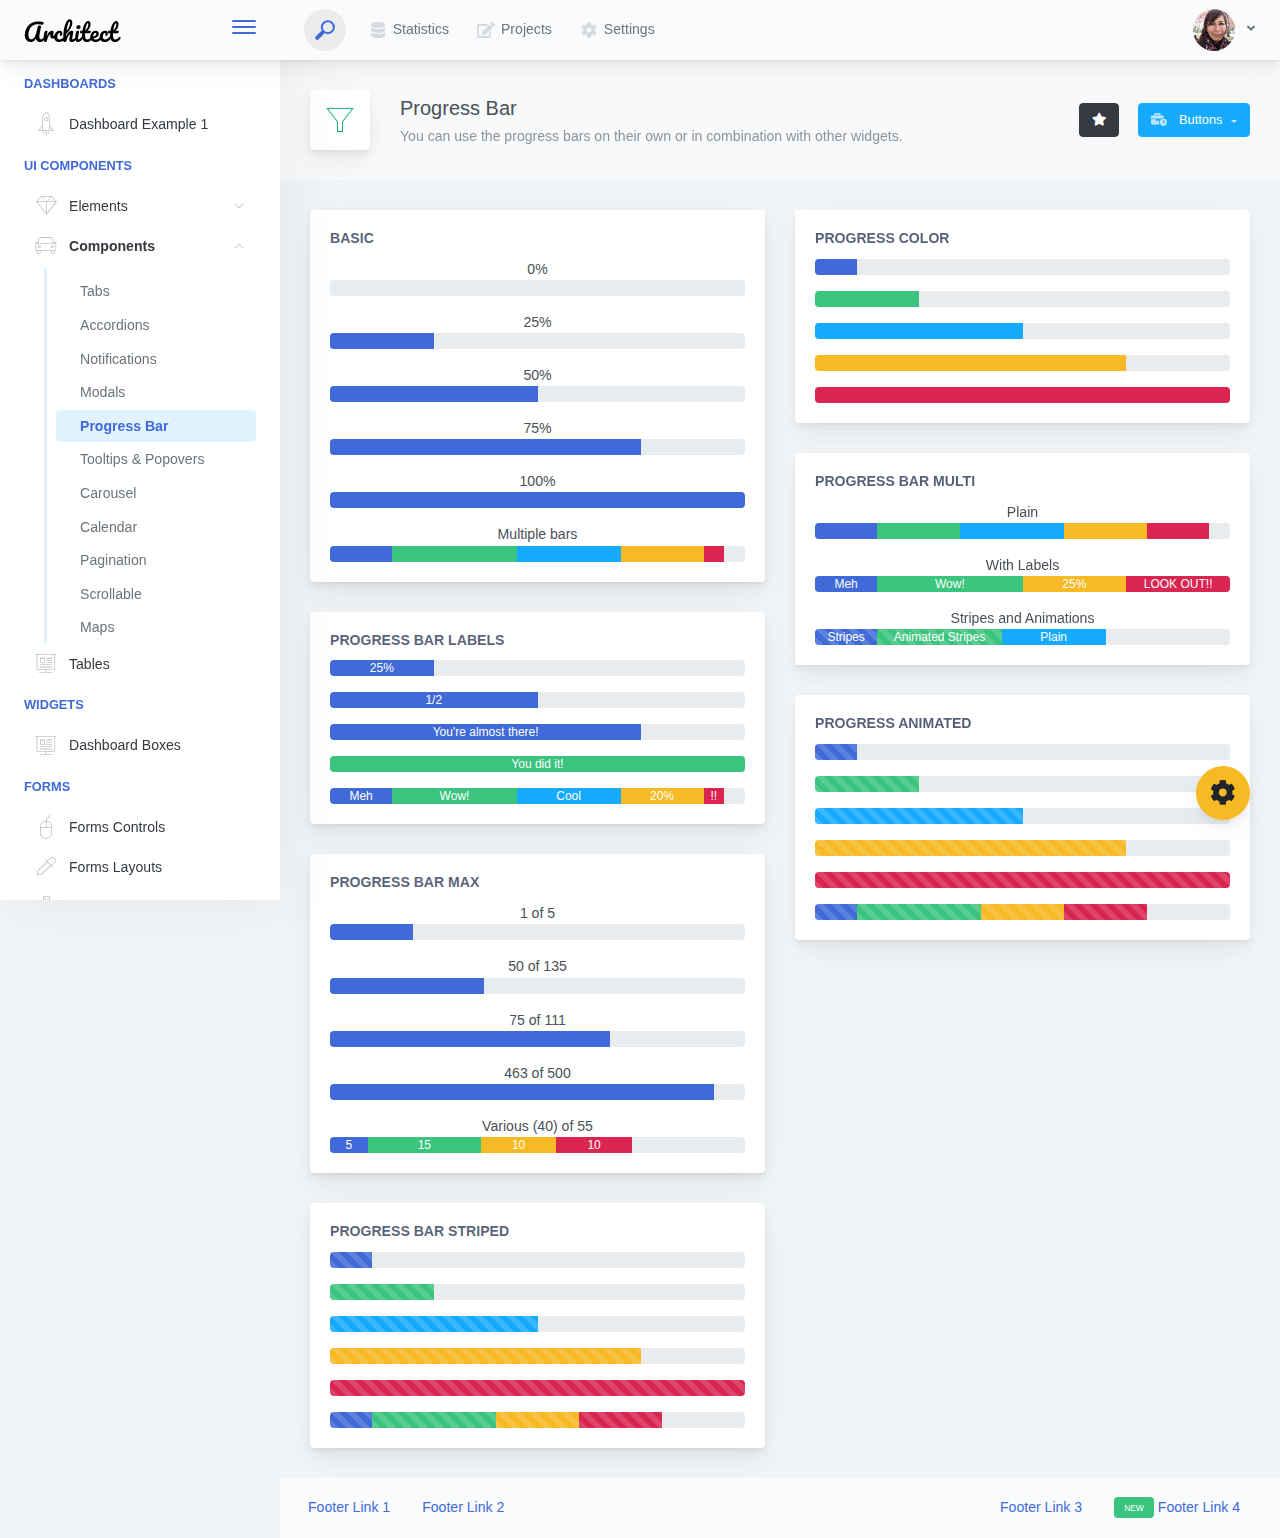
<file: architectui-html-free/architectui-html-free/components-progress-bar.html>
<!doctype html>
<html lang="en">

<head>
    <meta charset="utf-8">
    <meta http-equiv="X-UA-Compatible" content="IE=edge">
    <meta http-equiv="Content-Language" content="en">
    <meta http-equiv="Content-Type" content="text/html; charset=utf-8"/>
    <title>Progress Bar - You can use the progress bars on their own or in combination with other widgets.</title>
    <meta name="viewport" content="width=device-width, initial-scale=1, maximum-scale=1, user-scalable=no, shrink-to-fit=no" />
    <meta name="description" content="You can use the progress bars on their own or in combination with other widgets.">
    <meta name="msapplication-tap-highlight" content="no">
    <!--
    =========================================================
    * ArchitectUI HTML Theme Dashboard - v1.0.0
    =========================================================
    * Product Page: https://dashboardpack.com
    * Copyright 2019 DashboardPack (https://dashboardpack.com)
    * Licensed under MIT (https://github.com/DashboardPack/architectui-html-theme-free/blob/master/LICENSE)
    =========================================================
    * The above copyright notice and this permission notice shall be included in all copies or substantial portions of the Software.
    -->
<link href="./main.css" rel="stylesheet"></head>
<body>
    <div class="app-container app-theme-white body-tabs-shadow fixed-sidebar fixed-header">
        <div class="app-header header-shadow">
            <div class="app-header__logo">
                <div class="logo-src"></div>
                <div class="header__pane ml-auto">
                    <div>
                        <button type="button" class="hamburger close-sidebar-btn hamburger--elastic" data-class="closed-sidebar">
                            <span class="hamburger-box">
                                <span class="hamburger-inner"></span>
                            </span>
                        </button>
                    </div>
                </div>
            </div>
            <div class="app-header__mobile-menu">
                <div>
                    <button type="button" class="hamburger hamburger--elastic mobile-toggle-nav">
                        <span class="hamburger-box">
                            <span class="hamburger-inner"></span>
                        </span>
                    </button>
                </div>
            </div>
            <div class="app-header__menu">
                <span>
                    <button type="button" class="btn-icon btn-icon-only btn btn-primary btn-sm mobile-toggle-header-nav">
                        <span class="btn-icon-wrapper">
                            <i class="fa fa-ellipsis-v fa-w-6"></i>
                        </span>
                    </button>
                </span>
            </div>    <div class="app-header__content">
                <div class="app-header-left">
                    <div class="search-wrapper">
                        <div class="input-holder">
                            <input type="text" class="search-input" placeholder="Type to search">
                            <button class="search-icon"><span></span></button>
                        </div>
                        <button class="close"></button>
                    </div>
                    <ul class="header-menu nav">
                        <li class="nav-item">
                            <a href="javascript:void(0);" class="nav-link">
                                <i class="nav-link-icon fa fa-database"> </i>
                                Statistics
                            </a>
                        </li>
                        <li class="btn-group nav-item">
                            <a href="javascript:void(0);" class="nav-link">
                                <i class="nav-link-icon fa fa-edit"></i>
                                Projects
                            </a>
                        </li>
                        <li class="dropdown nav-item">
                            <a href="javascript:void(0);" class="nav-link">
                                <i class="nav-link-icon fa fa-cog"></i>
                                Settings
                            </a>
                        </li>
                    </ul>        </div>
                <div class="app-header-right">
                    <div class="header-btn-lg pr-0">
                        <div class="widget-content p-0">
                            <div class="widget-content-wrapper">
                                <div class="widget-content-left">
                                    <div class="btn-group">
                                        <a data-toggle="dropdown" aria-haspopup="true" aria-expanded="false" class="p-0 btn">
                                            <img width="42" class="rounded-circle" src="assets/images/avatars/1.jpg" alt="">
                                            <i class="fa fa-angle-down ml-2 opacity-8"></i>
                                        </a>
                                        <div tabindex="-1" role="menu" aria-hidden="true" class="dropdown-menu dropdown-menu-right">
                                            <button type="button" tabindex="0" class="dropdown-item">User Account</button>
                                            <button type="button" tabindex="0" class="dropdown-item">Settings</button>
                                            <h6 tabindex="-1" class="dropdown-header">Header</h6>
                                            <button type="button" tabindex="0" class="dropdown-item">Actions</button>
                                            <div tabindex="-1" class="dropdown-divider"></div>
                                            <button type="button" tabindex="0" class="dropdown-item">Dividers</button>
                                        </div>
                                    </div>
                                </div>
                                <div class="widget-content-left  ml-3 header-user-info">
                                    <div class="widget-heading">
                                        Alina Mclourd
                                    </div>
                                    <div class="widget-subheading">
                                        VP People Manager
                                    </div>
                                </div>
                                <div class="widget-content-right header-user-info ml-3">
                                    <button type="button" class="btn-shadow p-1 btn btn-primary btn-sm show-toastr-example">
                                        <i class="fa text-white fa-calendar pr-1 pl-1"></i>
                                    </button>
                                </div>
                            </div>
                        </div>
                    </div>        </div>
            </div>
        </div>        <div class="ui-theme-settings">
            <button type="button" id="TooltipDemo" class="btn-open-options btn btn-warning">
                <i class="fa fa-cog fa-w-16 fa-spin fa-2x"></i>
            </button>
            <div class="theme-settings__inner">
                <div class="scrollbar-container">
                    <div class="theme-settings__options-wrapper">
                        <h3 class="themeoptions-heading">Layout Options
                        </h3>
                        <div class="p-3">
                            <ul class="list-group">
                                <li class="list-group-item">
                                    <div class="widget-content p-0">
                                        <div class="widget-content-wrapper">
                                            <div class="widget-content-left mr-3">
                                                <div class="switch has-switch switch-container-class" data-class="fixed-header">
                                                    <div class="switch-animate switch-on">
                                                        <input type="checkbox" checked data-toggle="toggle" data-onstyle="success">
                                                    </div>
                                                </div>
                                            </div>
                                            <div class="widget-content-left">
                                                <div class="widget-heading">Fixed Header
                                                </div>
                                                <div class="widget-subheading">Makes the header top fixed, always visible!
                                                </div>
                                            </div>
                                        </div>
                                    </div>
                                </li>
                                <li class="list-group-item">
                                    <div class="widget-content p-0">
                                        <div class="widget-content-wrapper">
                                            <div class="widget-content-left mr-3">
                                                <div class="switch has-switch switch-container-class" data-class="fixed-sidebar">
                                                    <div class="switch-animate switch-on">
                                                        <input type="checkbox" checked data-toggle="toggle" data-onstyle="success">
                                                    </div>
                                                </div>
                                            </div>
                                            <div class="widget-content-left">
                                                <div class="widget-heading">Fixed Sidebar
                                                </div>
                                                <div class="widget-subheading">Makes the sidebar left fixed, always visible!
                                                </div>
                                            </div>
                                        </div>
                                    </div>
                                </li>
                                <li class="list-group-item">
                                    <div class="widget-content p-0">
                                        <div class="widget-content-wrapper">
                                            <div class="widget-content-left mr-3">
                                                <div class="switch has-switch switch-container-class" data-class="fixed-footer">
                                                    <div class="switch-animate switch-off">
                                                        <input type="checkbox" data-toggle="toggle" data-onstyle="success">
                                                    </div>
                                                </div>
                                            </div>
                                            <div class="widget-content-left">
                                                <div class="widget-heading">Fixed Footer
                                                </div>
                                                <div class="widget-subheading">Makes the app footer bottom fixed, always visible!
                                                </div>
                                            </div>
                                        </div>
                                    </div>
                                </li>
                            </ul>
                        </div>
                        <h3 class="themeoptions-heading">
                            <div>
                                Header Options
                            </div>
                            <button type="button" class="btn-pill btn-shadow btn-wide ml-auto btn btn-focus btn-sm switch-header-cs-class" data-class="">
                                Restore Default
                            </button>
                        </h3>
                        <div class="p-3">
                            <ul class="list-group">
                                <li class="list-group-item">
                                    <h5 class="pb-2">Choose Color Scheme
                                    </h5>
                                    <div class="theme-settings-swatches">
                                        <div class="swatch-holder bg-primary switch-header-cs-class" data-class="bg-primary header-text-light">
                                        </div>
                                        <div class="swatch-holder bg-secondary switch-header-cs-class" data-class="bg-secondary header-text-light">
                                        </div>
                                        <div class="swatch-holder bg-success switch-header-cs-class" data-class="bg-success header-text-dark">
                                        </div>
                                        <div class="swatch-holder bg-info switch-header-cs-class" data-class="bg-info header-text-dark">
                                        </div>
                                        <div class="swatch-holder bg-warning switch-header-cs-class" data-class="bg-warning header-text-dark">
                                        </div>
                                        <div class="swatch-holder bg-danger switch-header-cs-class" data-class="bg-danger header-text-light">
                                        </div>
                                        <div class="swatch-holder bg-light switch-header-cs-class" data-class="bg-light header-text-dark">
                                        </div>
                                        <div class="swatch-holder bg-dark switch-header-cs-class" data-class="bg-dark header-text-light">
                                        </div>
                                        <div class="swatch-holder bg-focus switch-header-cs-class" data-class="bg-focus header-text-light">
                                        </div>
                                        <div class="swatch-holder bg-alternate switch-header-cs-class" data-class="bg-alternate header-text-light">
                                        </div>
                                        <div class="divider">
                                        </div>
                                        <div class="swatch-holder bg-vicious-stance switch-header-cs-class" data-class="bg-vicious-stance header-text-light">
                                        </div>
                                        <div class="swatch-holder bg-midnight-bloom switch-header-cs-class" data-class="bg-midnight-bloom header-text-light">
                                        </div>
                                        <div class="swatch-holder bg-night-sky switch-header-cs-class" data-class="bg-night-sky header-text-light">
                                        </div>
                                        <div class="swatch-holder bg-slick-carbon switch-header-cs-class" data-class="bg-slick-carbon header-text-light">
                                        </div>
                                        <div class="swatch-holder bg-asteroid switch-header-cs-class" data-class="bg-asteroid header-text-light">
                                        </div>
                                        <div class="swatch-holder bg-royal switch-header-cs-class" data-class="bg-royal header-text-light">
                                        </div>
                                        <div class="swatch-holder bg-warm-flame switch-header-cs-class" data-class="bg-warm-flame header-text-dark">
                                        </div>
                                        <div class="swatch-holder bg-night-fade switch-header-cs-class" data-class="bg-night-fade header-text-dark">
                                        </div>
                                        <div class="swatch-holder bg-sunny-morning switch-header-cs-class" data-class="bg-sunny-morning header-text-dark">
                                        </div>
                                        <div class="swatch-holder bg-tempting-azure switch-header-cs-class" data-class="bg-tempting-azure header-text-dark">
                                        </div>
                                        <div class="swatch-holder bg-amy-crisp switch-header-cs-class" data-class="bg-amy-crisp header-text-dark">
                                        </div>
                                        <div class="swatch-holder bg-heavy-rain switch-header-cs-class" data-class="bg-heavy-rain header-text-dark">
                                        </div>
                                        <div class="swatch-holder bg-mean-fruit switch-header-cs-class" data-class="bg-mean-fruit header-text-dark">
                                        </div>
                                        <div class="swatch-holder bg-malibu-beach switch-header-cs-class" data-class="bg-malibu-beach header-text-light">
                                        </div>
                                        <div class="swatch-holder bg-deep-blue switch-header-cs-class" data-class="bg-deep-blue header-text-dark">
                                        </div>
                                        <div class="swatch-holder bg-ripe-malin switch-header-cs-class" data-class="bg-ripe-malin header-text-light">
                                        </div>
                                        <div class="swatch-holder bg-arielle-smile switch-header-cs-class" data-class="bg-arielle-smile header-text-light">
                                        </div>
                                        <div class="swatch-holder bg-plum-plate switch-header-cs-class" data-class="bg-plum-plate header-text-light">
                                        </div>
                                        <div class="swatch-holder bg-happy-fisher switch-header-cs-class" data-class="bg-happy-fisher header-text-dark">
                                        </div>
                                        <div class="swatch-holder bg-happy-itmeo switch-header-cs-class" data-class="bg-happy-itmeo header-text-light">
                                        </div>
                                        <div class="swatch-holder bg-mixed-hopes switch-header-cs-class" data-class="bg-mixed-hopes header-text-light">
                                        </div>
                                        <div class="swatch-holder bg-strong-bliss switch-header-cs-class" data-class="bg-strong-bliss header-text-light">
                                        </div>
                                        <div class="swatch-holder bg-grow-early switch-header-cs-class" data-class="bg-grow-early header-text-light">
                                        </div>
                                        <div class="swatch-holder bg-love-kiss switch-header-cs-class" data-class="bg-love-kiss header-text-light">
                                        </div>
                                        <div class="swatch-holder bg-premium-dark switch-header-cs-class" data-class="bg-premium-dark header-text-light">
                                        </div>
                                        <div class="swatch-holder bg-happy-green switch-header-cs-class" data-class="bg-happy-green header-text-light">
                                        </div>
                                    </div>
                                </li>
                            </ul>
                        </div>
                        <h3 class="themeoptions-heading">
                            <div>Sidebar Options</div>
                            <button type="button" class="btn-pill btn-shadow btn-wide ml-auto btn btn-focus btn-sm switch-sidebar-cs-class" data-class="">
                                Restore Default
                            </button>
                        </h3>
                        <div class="p-3">
                            <ul class="list-group">
                                <li class="list-group-item">
                                    <h5 class="pb-2">Choose Color Scheme
                                    </h5>
                                    <div class="theme-settings-swatches">
                                        <div class="swatch-holder bg-primary switch-sidebar-cs-class" data-class="bg-primary sidebar-text-light">
                                        </div>
                                        <div class="swatch-holder bg-secondary switch-sidebar-cs-class" data-class="bg-secondary sidebar-text-light">
                                        </div>
                                        <div class="swatch-holder bg-success switch-sidebar-cs-class" data-class="bg-success sidebar-text-dark">
                                        </div>
                                        <div class="swatch-holder bg-info switch-sidebar-cs-class" data-class="bg-info sidebar-text-dark">
                                        </div>
                                        <div class="swatch-holder bg-warning switch-sidebar-cs-class" data-class="bg-warning sidebar-text-dark">
                                        </div>
                                        <div class="swatch-holder bg-danger switch-sidebar-cs-class" data-class="bg-danger sidebar-text-light">
                                        </div>
                                        <div class="swatch-holder bg-light switch-sidebar-cs-class" data-class="bg-light sidebar-text-dark">
                                        </div>
                                        <div class="swatch-holder bg-dark switch-sidebar-cs-class" data-class="bg-dark sidebar-text-light">
                                        </div>
                                        <div class="swatch-holder bg-focus switch-sidebar-cs-class" data-class="bg-focus sidebar-text-light">
                                        </div>
                                        <div class="swatch-holder bg-alternate switch-sidebar-cs-class" data-class="bg-alternate sidebar-text-light">
                                        </div>
                                        <div class="divider">
                                        </div>
                                        <div class="swatch-holder bg-vicious-stance switch-sidebar-cs-class" data-class="bg-vicious-stance sidebar-text-light">
                                        </div>
                                        <div class="swatch-holder bg-midnight-bloom switch-sidebar-cs-class" data-class="bg-midnight-bloom sidebar-text-light">
                                        </div>
                                        <div class="swatch-holder bg-night-sky switch-sidebar-cs-class" data-class="bg-night-sky sidebar-text-light">
                                        </div>
                                        <div class="swatch-holder bg-slick-carbon switch-sidebar-cs-class" data-class="bg-slick-carbon sidebar-text-light">
                                        </div>
                                        <div class="swatch-holder bg-asteroid switch-sidebar-cs-class" data-class="bg-asteroid sidebar-text-light">
                                        </div>
                                        <div class="swatch-holder bg-royal switch-sidebar-cs-class" data-class="bg-royal sidebar-text-light">
                                        </div>
                                        <div class="swatch-holder bg-warm-flame switch-sidebar-cs-class" data-class="bg-warm-flame sidebar-text-dark">
                                        </div>
                                        <div class="swatch-holder bg-night-fade switch-sidebar-cs-class" data-class="bg-night-fade sidebar-text-dark">
                                        </div>
                                        <div class="swatch-holder bg-sunny-morning switch-sidebar-cs-class" data-class="bg-sunny-morning sidebar-text-dark">
                                        </div>
                                        <div class="swatch-holder bg-tempting-azure switch-sidebar-cs-class" data-class="bg-tempting-azure sidebar-text-dark">
                                        </div>
                                        <div class="swatch-holder bg-amy-crisp switch-sidebar-cs-class" data-class="bg-amy-crisp sidebar-text-dark">
                                        </div>
                                        <div class="swatch-holder bg-heavy-rain switch-sidebar-cs-class" data-class="bg-heavy-rain sidebar-text-dark">
                                        </div>
                                        <div class="swatch-holder bg-mean-fruit switch-sidebar-cs-class" data-class="bg-mean-fruit sidebar-text-dark">
                                        </div>
                                        <div class="swatch-holder bg-malibu-beach switch-sidebar-cs-class" data-class="bg-malibu-beach sidebar-text-light">
                                        </div>
                                        <div class="swatch-holder bg-deep-blue switch-sidebar-cs-class" data-class="bg-deep-blue sidebar-text-dark">
                                        </div>
                                        <div class="swatch-holder bg-ripe-malin switch-sidebar-cs-class" data-class="bg-ripe-malin sidebar-text-light">
                                        </div>
                                        <div class="swatch-holder bg-arielle-smile switch-sidebar-cs-class" data-class="bg-arielle-smile sidebar-text-light">
                                        </div>
                                        <div class="swatch-holder bg-plum-plate switch-sidebar-cs-class" data-class="bg-plum-plate sidebar-text-light">
                                        </div>
                                        <div class="swatch-holder bg-happy-fisher switch-sidebar-cs-class" data-class="bg-happy-fisher sidebar-text-dark">
                                        </div>
                                        <div class="swatch-holder bg-happy-itmeo switch-sidebar-cs-class" data-class="bg-happy-itmeo sidebar-text-light">
                                        </div>
                                        <div class="swatch-holder bg-mixed-hopes switch-sidebar-cs-class" data-class="bg-mixed-hopes sidebar-text-light">
                                        </div>
                                        <div class="swatch-holder bg-strong-bliss switch-sidebar-cs-class" data-class="bg-strong-bliss sidebar-text-light">
                                        </div>
                                        <div class="swatch-holder bg-grow-early switch-sidebar-cs-class" data-class="bg-grow-early sidebar-text-light">
                                        </div>
                                        <div class="swatch-holder bg-love-kiss switch-sidebar-cs-class" data-class="bg-love-kiss sidebar-text-light">
                                        </div>
                                        <div class="swatch-holder bg-premium-dark switch-sidebar-cs-class" data-class="bg-premium-dark sidebar-text-light">
                                        </div>
                                        <div class="swatch-holder bg-happy-green switch-sidebar-cs-class" data-class="bg-happy-green sidebar-text-light">
                                        </div>
                                    </div>
                                </li>
                            </ul>
                        </div>
                        <h3 class="themeoptions-heading">
                            <div>Main Content Options</div>
                            <button type="button" class="btn-pill btn-shadow btn-wide ml-auto active btn btn-focus btn-sm">Restore Default
                            </button>
                        </h3>
                        <div class="p-3">
                            <ul class="list-group">
                                <li class="list-group-item">
                                    <h5 class="pb-2">Page Section Tabs
                                    </h5>
                                    <div class="theme-settings-swatches">
                                        <div role="group" class="mt-2 btn-group">
                                            <button type="button" class="btn-wide btn-shadow btn-primary btn btn-secondary switch-theme-class" data-class="body-tabs-line">
                                                Line
                                            </button>
                                            <button type="button" class="btn-wide btn-shadow btn-primary active btn btn-secondary switch-theme-class" data-class="body-tabs-shadow">
                                                Shadow
                                            </button>
                                        </div>
                                    </div>
                                </li>
                            </ul>
                        </div>
                    </div>
                </div>
            </div>
        </div>        <div class="app-main">
                <div class="app-sidebar sidebar-shadow">
                    <div class="app-header__logo">
                        <div class="logo-src"></div>
                        <div class="header__pane ml-auto">
                            <div>
                                <button type="button" class="hamburger close-sidebar-btn hamburger--elastic" data-class="closed-sidebar">
                                    <span class="hamburger-box">
                                        <span class="hamburger-inner"></span>
                                    </span>
                                </button>
                            </div>
                        </div>
                    </div>
                    <div class="app-header__mobile-menu">
                        <div>
                            <button type="button" class="hamburger hamburger--elastic mobile-toggle-nav">
                                <span class="hamburger-box">
                                    <span class="hamburger-inner"></span>
                                </span>
                            </button>
                        </div>
                    </div>
                    <div class="app-header__menu">
                        <span>
                            <button type="button" class="btn-icon btn-icon-only btn btn-primary btn-sm mobile-toggle-header-nav">
                                <span class="btn-icon-wrapper">
                                    <i class="fa fa-ellipsis-v fa-w-6"></i>
                                </span>
                            </button>
                        </span>
                    </div>    <div class="scrollbar-sidebar">
                        <div class="app-sidebar__inner">
                            <ul class="vertical-nav-menu">
                                <li class="app-sidebar__heading">Dashboards</li>
                                <li>
                                    <a href="index.html">
                                        <i class="metismenu-icon pe-7s-rocket"></i>
                                        Dashboard Example 1
                                    </a>
                                </li>
                                <li class="app-sidebar__heading">UI Components</li>
                                <li
                                    
                                    
                                    
                                    
                                    
                                    
                                    
                                    
                                >
                                    <a href="#">
                                        <i class="metismenu-icon pe-7s-diamond"></i>
                                        Elements
                                        <i class="metismenu-state-icon pe-7s-angle-down caret-left"></i>
                                    </a>
                                    <ul
                                        
                                        
                                        
                                        
                                        
                                        
                                        
                                        
                                    >
                                        <li>
                                            <a href="elements-buttons-standard.html">
                                                <i class="metismenu-icon"></i>
                                                Buttons
                                            </a>
                                        </li>
                                        <li>
                                            <a href="elements-dropdowns.html">
                                                <i class="metismenu-icon">
                                                </i>Dropdowns
                                            </a>
                                        </li>
                                        <li>
                                            <a href="elements-icons.html">
                                                <i class="metismenu-icon">
                                                </i>Icons
                                            </a>
                                        </li>
                                        <li>
                                            <a href="elements-badges-labels.html">
                                                <i class="metismenu-icon">
                                                </i>Badges
                                            </a>
                                        </li>
                                        <li>
                                            <a href="elements-cards.html">
                                                <i class="metismenu-icon">
                                                </i>Cards
                                            </a>
                                        </li>
                                        <li>
                                            <a href="elements-list-group.html">
                                                <i class="metismenu-icon">
                                                </i>List Groups
                                            </a>
                                        </li>
                                        <li>
                                            <a href="elements-navigation.html">
                                                <i class="metismenu-icon">
                                                </i>Navigation Menus
                                            </a>
                                        </li>
                                        <li>
                                            <a href="elements-utilities.html">
                                                <i class="metismenu-icon">
                                                </i>Utilities
                                            </a>
                                        </li>
                                    </ul>
                                </li>
                                <li
                                    
                                    
                                    
                                    
                                     class="mm-active"
                                    
                                    
                                    
                                    
                                    
                                    
                                >
                                    <a href="#">
                                        <i class="metismenu-icon pe-7s-car"></i>
                                        Components
                                        <i class="metismenu-state-icon pe-7s-angle-down caret-left"></i>
                                    </a>
                                    <ul
                                        
                                        
                                        
                                        
                                         class="mm-show"
                                        
                                        
                                        
                                        
                                        
                                        
                                    >
                                        <li>
                                            <a href="components-tabs.html">
                                                <i class="metismenu-icon">
                                                </i>Tabs
                                            </a>
                                        </li>
                                        <li>
                                            <a href="components-accordions.html">
                                                <i class="metismenu-icon">
                                                </i>Accordions
                                            </a>
                                        </li>
                                        <li>
                                            <a href="components-notifications.html">
                                                <i class="metismenu-icon">
                                                </i>Notifications
                                            </a>
                                        </li>
                                        <li>
                                            <a href="components-modals.html">
                                                <i class="metismenu-icon">
                                                </i>Modals
                                            </a>
                                        </li>
                                        <li>
                                            <a href="components-progress-bar.html" class="mm-active">
                                                <i class="metismenu-icon">
                                                </i>Progress Bar
                                            </a>
                                        </li>
                                        <li>
                                            <a href="components-tooltips-popovers.html">
                                                <i class="metismenu-icon">
                                                </i>Tooltips &amp; Popovers
                                            </a>
                                        </li>
                                        <li>
                                            <a href="components-carousel.html">
                                                <i class="metismenu-icon">
                                                </i>Carousel
                                            </a>
                                        </li>
                                        <li>
                                            <a href="components-calendar.html">
                                                <i class="metismenu-icon">
                                                </i>Calendar
                                            </a>
                                        </li>
                                        <li>
                                            <a href="components-pagination.html">
                                                <i class="metismenu-icon">
                                                </i>Pagination
                                            </a>
                                        </li>
                                        <li>
                                            <a href="components-scrollable-elements.html">
                                                <i class="metismenu-icon">
                                                </i>Scrollable
                                            </a>
                                        </li>
                                        <li>
                                            <a href="components-maps.html">
                                                <i class="metismenu-icon">
                                                </i>Maps
                                            </a>
                                        </li>
                                    </ul>
                                </li>
                                <li  >
                                    <a href="tables-regular.html">
                                        <i class="metismenu-icon pe-7s-display2"></i>
                                        Tables
                                    </a>
                                </li>
                                <li class="app-sidebar__heading">Widgets</li>
                                <li>
                                    <a href="dashboard-boxes.html">
                                        <i class="metismenu-icon pe-7s-display2"></i>
                                        Dashboard Boxes
                                    </a>
                                </li>
                                <li class="app-sidebar__heading">Forms</li>
                                <li>
                                    <a href="forms-controls.html">
                                        <i class="metismenu-icon pe-7s-mouse">
                                        </i>Forms Controls
                                    </a>
                                </li>
                                <li>
                                    <a href="forms-layouts.html">
                                        <i class="metismenu-icon pe-7s-eyedropper">
                                        </i>Forms Layouts
                                    </a>
                                </li>
                                <li>
                                    <a href="forms-validation.html">
                                        <i class="metismenu-icon pe-7s-pendrive">
                                        </i>Forms Validation
                                    </a>
                                </li>
                                <li class="app-sidebar__heading">Charts</li>
                                <li>
                                    <a href="charts-chartjs.html">
                                        <i class="metismenu-icon pe-7s-graph2">
                                        </i>ChartJS
                                    </a>
                                </li>
                                <li class="app-sidebar__heading">PRO Version</li>
                                <li>
                                    <a href="https://dashboardpack.com/theme-details/architectui-dashboard-html-pro/" target="_blank">
                                        <i class="metismenu-icon pe-7s-graph2">
                                        </i>
                                        Upgrade to PRO
                                    </a>
                                </li>
                            </ul>
                        </div>
                    </div>
                </div>    <div class="app-main__outer">
                    <div class="app-main__inner">
                        <div class="app-page-title">
                            <div class="page-title-wrapper">
                                <div class="page-title-heading">
                                    <div class="page-title-icon">
                                        <i class="pe-7s-filter icon-gradient bg-grow-early">
                                        </i>
                                    </div>
                                    <div>Progress Bar
                                        <div class="page-title-subheading">You can use the progress bars on their own or in combination with other widgets.
                                        </div>
                                    </div>
                                </div>
                                <div class="page-title-actions">
                                    <button type="button" data-toggle="tooltip" title="Example Tooltip" data-placement="bottom" class="btn-shadow mr-3 btn btn-dark">
                                        <i class="fa fa-star"></i>
                                    </button>
                                    <div class="d-inline-block dropdown">
                                        <button type="button" data-toggle="dropdown" aria-haspopup="true" aria-expanded="false" class="btn-shadow dropdown-toggle btn btn-info">
                                            <span class="btn-icon-wrapper pr-2 opacity-7">
                                                <i class="fa fa-business-time fa-w-20"></i>
                                            </span>
                                            Buttons
                                        </button>
                                        <div tabindex="-1" role="menu" aria-hidden="true" class="dropdown-menu dropdown-menu-right">
                                            <ul class="nav flex-column">
                                                <li class="nav-item">
                                                    <a href="javascript:void(0);" class="nav-link">
                                                        <i class="nav-link-icon lnr-inbox"></i>
                                                        <span>
                                                            Inbox
                                                        </span>
                                                        <div class="ml-auto badge badge-pill badge-secondary">86</div>
                                                    </a>
                                                </li>
                                                <li class="nav-item">
                                                    <a href="javascript:void(0);" class="nav-link">
                                                        <i class="nav-link-icon lnr-book"></i>
                                                        <span>
                                                            Book
                                                        </span>
                                                        <div class="ml-auto badge badge-pill badge-danger">5</div>
                                                    </a>
                                                </li>
                                                <li class="nav-item">
                                                    <a href="javascript:void(0);" class="nav-link">
                                                        <i class="nav-link-icon lnr-picture"></i>
                                                        <span>
                                                            Picture
                                                        </span>
                                                    </a>
                                                </li>
                                                <li class="nav-item">
                                                    <a disabled href="javascript:void(0);" class="nav-link disabled">
                                                        <i class="nav-link-icon lnr-file-empty"></i>
                                                        <span>
                                                            File Disabled
                                                        </span>
                                                    </a>
                                                </li>
                                            </ul>
                                        </div>
                                    </div>
                                </div>    </div>
                        </div>            <div class="row">
                            <div class="col-md-6">
                                <div class="main-card mb-3 card">
                                    <div class="card-body"><h5 class="card-title">Basic</h5>
                                        <div class="text-center">0%</div>
                                        <div class="mb-3 progress">
                                            <div class="progress-bar" role="progressbar" aria-valuenow="0" aria-valuemin="0" aria-valuemax="100" style="width: 0%;"></div>
                                        </div>
                                        <div class="text-center">25%</div>
                                        <div class="mb-3 progress">
                                            <div class="progress-bar" role="progressbar" aria-valuenow="25" aria-valuemin="0" aria-valuemax="100" style="width: 25%;"></div>
                                        </div>
                                        <div class="text-center">50%</div>
                                        <div class="mb-3 progress">
                                            <div class="progress-bar" role="progressbar" aria-valuenow="50" aria-valuemin="0" aria-valuemax="100" style="width: 50%;"></div>
                                        </div>
                                        <div class="text-center">75%</div>
                                        <div class="mb-3 progress">
                                            <div class="progress-bar" role="progressbar" aria-valuenow="75" aria-valuemin="0" aria-valuemax="100" style="width: 75%;"></div>
                                        </div>
                                        <div class="text-center">100%</div>
                                        <div class="mb-3 progress">
                                            <div class="progress-bar" role="progressbar" aria-valuenow="100" aria-valuemin="0" aria-valuemax="100" style="width: 100%;"></div>
                                        </div>
                                        <div class="text-center">Multiple bars</div>
                                        <div class="progress">
                                            <div class="progress-bar" role="progressbar" aria-valuenow="15" aria-valuemin="0" aria-valuemax="100" style="width: 15%;"></div>
                                            <div class="progress-bar bg-success" role="progressbar" aria-valuenow="30" aria-valuemin="0" aria-valuemax="100" style="width: 30%;"></div>
                                            <div class="progress-bar bg-info" role="progressbar" aria-valuenow="25" aria-valuemin="0" aria-valuemax="100" style="width: 25%;"></div>
                                            <div class="progress-bar bg-warning" role="progressbar" aria-valuenow="20" aria-valuemin="0" aria-valuemax="100" style="width: 20%;"></div>
                                            <div class="progress-bar bg-danger" role="progressbar" aria-valuenow="5" aria-valuemin="0" aria-valuemax="100" style="width: 5%;"></div>
                                        </div>
                                    </div>
                                </div>
                                <div class="main-card mb-3 card">
                                    <div class="card-body"><h5 class="card-title">Progress bar labels</h5>
                                        <div class="mb-3 progress">
                                            <div class="progress-bar" role="progressbar" aria-valuenow="25" aria-valuemin="0" aria-valuemax="100" style="width: 25%;">25%</div>
                                        </div>
                                        <div class="mb-3 progress">
                                            <div class="progress-bar" role="progressbar" aria-valuenow="50" aria-valuemin="0" aria-valuemax="100" style="width: 50%;">1/2</div>
                                        </div>
                                        <div class="mb-3 progress">
                                            <div class="progress-bar" role="progressbar" aria-valuenow="75" aria-valuemin="0" aria-valuemax="100" style="width: 75%;">You're almost there!</div>
                                        </div>
                                        <div class="mb-3 progress">
                                            <div class="progress-bar bg-success" role="progressbar" aria-valuenow="100" aria-valuemin="0" aria-valuemax="100" style="width: 100%;">You did it!</div>
                                        </div>
                                        <div class="progress">
                                            <div class="progress-bar" role="progressbar" aria-valuenow="15" aria-valuemin="0" aria-valuemax="100" style="width: 15%;">Meh</div>
                                            <div class="progress-bar bg-success" role="progressbar" aria-valuenow="30" aria-valuemin="0" aria-valuemax="100" style="width: 30%;">Wow!</div>
                                            <div class="progress-bar bg-info" role="progressbar" aria-valuenow="25" aria-valuemin="0" aria-valuemax="100" style="width: 25%;">Cool</div>
                                            <div class="progress-bar bg-warning" role="progressbar" aria-valuenow="20" aria-valuemin="0" aria-valuemax="100" style="width: 20%;">20%</div>
                                            <div class="progress-bar bg-danger" role="progressbar" aria-valuenow="5" aria-valuemin="0" aria-valuemax="100" style="width: 5%;">!!</div>
                                        </div>
                                    </div>
                                </div>
                                <div class="main-card mb-3 card">
                                    <div class="card-body"><h5 class="card-title">Progress bar max</h5>
                                        <div class="text-center">1 of 5</div>
                                        <div class="mb-3 progress">
                                            <div class="progress-bar" role="progressbar" aria-valuenow="1" aria-valuemin="0" aria-valuemax="5" style="width: 20%;"></div>
                                        </div>
                                        <div class="text-center">50 of 135</div>
                                        <div class="mb-3 progress">
                                            <div class="progress-bar" role="progressbar" aria-valuenow="50" aria-valuemin="0" aria-valuemax="135" style="width: 37.037%;"></div>
                                        </div>
                                        <div class="text-center">75 of 111</div>
                                        <div class="mb-3 progress">
                                            <div class="progress-bar" role="progressbar" aria-valuenow="75" aria-valuemin="0" aria-valuemax="111" style="width: 67.5676%;"></div>
                                        </div>
                                        <div class="text-center">463 of 500</div>
                                        <div class="mb-3 progress">
                                            <div class="progress-bar" role="progressbar" aria-valuenow="463" aria-valuemin="0" aria-valuemax="500" style="width: 92.6%;"></div>
                                        </div>
                                        <div class="text-center">Various (40) of 55</div>
                                        <div class="progress">
                                            <div class="progress-bar" role="progressbar" aria-valuenow="5" aria-valuemin="0" aria-valuemax="55" style="width: 9.09091%;">5</div>
                                            <div class="progress-bar bg-success" role="progressbar" aria-valuenow="15" aria-valuemin="0" aria-valuemax="55" style="width: 27.2727%;">15</div>
                                            <div class="progress-bar bg-warning" role="progressbar" aria-valuenow="10" aria-valuemin="0" aria-valuemax="55" style="width: 18.1818%;">10</div>
                                            <div class="progress-bar bg-danger" role="progressbar" aria-valuenow="10" aria-valuemin="0" aria-valuemax="55" style="width: 18.1818%;">10</div>
                                        </div>
                                    </div>
                                </div>
                                <div class="main-card mb-3 card">
                                    <div class="card-body"><h5 class="card-title">Progress bar striped</h5>
                                        <div class="mb-3 progress">
                                            <div class="progress-bar progress-bar-striped" role="progressbar" aria-valuenow="10" aria-valuemin="0" aria-valuemax="100" style="width: 10%;"></div>
                                        </div>
                                        <div class="mb-3 progress">
                                            <div class="progress-bar bg-success progress-bar-striped" role="progressbar" aria-valuenow="25" aria-valuemin="0" aria-valuemax="100" style="width: 25%;"></div>
                                        </div>
                                        <div class="mb-3 progress">
                                            <div class="progress-bar bg-info progress-bar-striped" role="progressbar" aria-valuenow="50" aria-valuemin="0" aria-valuemax="100" style="width: 50%;"></div>
                                        </div>
                                        <div class="mb-3 progress">
                                            <div class="progress-bar bg-warning progress-bar-striped" role="progressbar" aria-valuenow="75" aria-valuemin="0" aria-valuemax="100" style="width: 75%;"></div>
                                        </div>
                                        <div class="mb-3 progress">
                                            <div class="progress-bar bg-danger progress-bar-striped" role="progressbar" aria-valuenow="100" aria-valuemin="0" aria-valuemax="100" style="width: 100%;"></div>
                                        </div>
                                        <div class="progress">
                                            <div class="progress-bar progress-bar-striped" role="progressbar" aria-valuenow="10" aria-valuemin="0" aria-valuemax="100" style="width: 10%;"></div>
                                            <div class="progress-bar bg-success progress-bar-striped" role="progressbar" aria-valuenow="30" aria-valuemin="0" aria-valuemax="100" style="width: 30%;"></div>
                                            <div class="progress-bar bg-warning progress-bar-striped" role="progressbar" aria-valuenow="20" aria-valuemin="0" aria-valuemax="100" style="width: 20%;"></div>
                                            <div class="progress-bar bg-danger progress-bar-striped" role="progressbar" aria-valuenow="20" aria-valuemin="0" aria-valuemax="100" style="width: 20%;"></div>
                                        </div>
                                    </div>
                                </div>
                            </div>
                            <div class="col-md-6">
                                <div class="main-card mb-3 card">
                                    <div class="card-body"><h5 class="card-title">Progress color</h5>
                                        <div class="mb-3 progress">
                                            <div class="progress-bar" role="progressbar" aria-valuenow="10" aria-valuemin="0" aria-valuemax="100" style="width: 10%;"></div>
                                        </div>
                                        <div class="mb-3 progress">
                                            <div class="progress-bar bg-success" role="progressbar" aria-valuenow="25" aria-valuemin="0" aria-valuemax="100" style="width: 25%;"></div>
                                        </div>
                                        <div class="mb-3 progress">
                                            <div class="progress-bar bg-info" role="progressbar" aria-valuenow="50" aria-valuemin="0" aria-valuemax="100" style="width: 50%;"></div>
                                        </div>
                                        <div class="mb-3 progress">
                                            <div class="progress-bar bg-warning" role="progressbar" aria-valuenow="75" aria-valuemin="0" aria-valuemax="100" style="width: 75%;"></div>
                                        </div>
                                        <div class="progress">
                                            <div class="progress-bar bg-danger" role="progressbar" aria-valuenow="100" aria-valuemin="0" aria-valuemax="100" style="width: 100%;"></div>
                                        </div>
                                    </div>
                                </div>
                                <div class="main-card mb-3 card">
                                    <div class="card-body"><h5 class="card-title">Progress bar multi</h5>
                                        <div class="text-center">Plain</div>
                                        <div class="mb-3 progress">
                                            <div class="progress-bar" role="progressbar" aria-valuenow="15" aria-valuemin="0" aria-valuemax="100" style="width: 15%;"></div>
                                            <div class="progress-bar bg-success" role="progressbar" aria-valuenow="20" aria-valuemin="0" aria-valuemax="100" style="width: 20%;"></div>
                                            <div class="progress-bar bg-info" role="progressbar" aria-valuenow="25" aria-valuemin="0" aria-valuemax="100" style="width: 25%;"></div>
                                            <div class="progress-bar bg-warning" role="progressbar" aria-valuenow="20" aria-valuemin="0" aria-valuemax="100" style="width: 20%;"></div>
                                            <div class="progress-bar bg-danger" role="progressbar" aria-valuenow="15" aria-valuemin="0" aria-valuemax="100" style="width: 15%;"></div>
                                        </div>
                                        <div class="text-center">With Labels</div>
                                        <div class="mb-3 progress">
                                            <div class="progress-bar" role="progressbar" aria-valuenow="15" aria-valuemin="0" aria-valuemax="100" style="width: 15%;">Meh</div>
                                            <div class="progress-bar bg-success" role="progressbar" aria-valuenow="35" aria-valuemin="0" aria-valuemax="100" style="width: 35%;">Wow!</div>
                                            <div class="progress-bar bg-warning" role="progressbar" aria-valuenow="25" aria-valuemin="0" aria-valuemax="100" style="width: 25%;">25%</div>
                                            <div class="progress-bar bg-danger" role="progressbar" aria-valuenow="25" aria-valuemin="0" aria-valuemax="100" style="width: 25%;">LOOK OUT!!</div>
                                        </div>
                                        <div class="text-center">Stripes and Animations</div>
                                        <div class="progress">
                                            <div class="progress-bar progress-bar-striped" role="progressbar" aria-valuenow="15" aria-valuemin="0" aria-valuemax="100" style="width: 15%;">Stripes</div>
                                            <div class="progress-bar progress-bar-animated bg-success progress-bar-striped" role="progressbar" aria-valuenow="30" aria-valuemin="0" aria-valuemax="100" style="width: 30%;">Animated Stripes</div>
                                            <div class="progress-bar bg-info" role="progressbar" aria-valuenow="25" aria-valuemin="0" aria-valuemax="100" style="width: 25%;">Plain</div>
                                        </div>
                                    </div>
                                </div>
                                <div class="main-card mb-3 card">
                                    <div class="card-body"><h5 class="card-title">Progress animated</h5>
                                        <div class="mb-3 progress">
                                            <div class="progress-bar progress-bar-animated progress-bar-striped" role="progressbar" aria-valuenow="10" aria-valuemin="0" aria-valuemax="100" style="width: 10%;"></div>
                                        </div>
                                        <div class="mb-3 progress">
                                            <div class="progress-bar progress-bar-animated bg-success progress-bar-striped" role="progressbar" aria-valuenow="25" aria-valuemin="0" aria-valuemax="100" style="width: 25%;"></div>
                                        </div>
                                        <div class="mb-3 progress">
                                            <div class="progress-bar progress-bar-animated bg-info progress-bar-striped" role="progressbar" aria-valuenow="50" aria-valuemin="0" aria-valuemax="100" style="width: 50%;"></div>
                                        </div>
                                        <div class="mb-3 progress">
                                            <div class="progress-bar progress-bar-animated bg-warning progress-bar-striped" role="progressbar" aria-valuenow="75" aria-valuemin="0" aria-valuemax="100" style="width: 75%;"></div>
                                        </div>
                                        <div class="mb-3 progress">
                                            <div class="progress-bar progress-bar-animated bg-danger progress-bar-striped" role="progressbar" aria-valuenow="100" aria-valuemin="0" aria-valuemax="100" style="width: 100%;"></div>
                                        </div>
                                        <div class="progress">
                                            <div class="progress-bar progress-bar-animated progress-bar-striped" role="progressbar" aria-valuenow="10" aria-valuemin="0" aria-valuemax="100" style="width: 10%;"></div>
                                            <div class="progress-bar progress-bar-animated bg-success progress-bar-striped" role="progressbar" aria-valuenow="30" aria-valuemin="0" aria-valuemax="100" style="width: 30%;"></div>
                                            <div class="progress-bar progress-bar-animated bg-warning progress-bar-striped" role="progressbar" aria-valuenow="20" aria-valuemin="0" aria-valuemax="100" style="width: 20%;"></div>
                                            <div class="progress-bar progress-bar-animated bg-danger progress-bar-striped" role="progressbar" aria-valuenow="20" aria-valuemin="0" aria-valuemax="100" style="width: 20%;"></div>
                                        </div>
                                    </div>
                                </div>
                            </div>
                        </div>
                    </div>
                    <div class="app-wrapper-footer">
                        <div class="app-footer">
                            <div class="app-footer__inner">
                                <div class="app-footer-left">
                                    <ul class="nav">
                                        <li class="nav-item">
                                            <a href="javascript:void(0);" class="nav-link">
                                                Footer Link 1
                                            </a>
                                        </li>
                                        <li class="nav-item">
                                            <a href="javascript:void(0);" class="nav-link">
                                                Footer Link 2
                                            </a>
                                        </li>
                                    </ul>
                                </div>
                                <div class="app-footer-right">
                                    <ul class="nav">
                                        <li class="nav-item">
                                            <a href="javascript:void(0);" class="nav-link">
                                                Footer Link 3
                                            </a>
                                        </li>
                                        <li class="nav-item">
                                            <a href="javascript:void(0);" class="nav-link">
                                                <div class="badge badge-success mr-1 ml-0">
                                                    <small>NEW</small>
                                                </div>
                                                Footer Link 4
                                            </a>
                                        </li>
                                    </ul>
                                </div>
                            </div>
                        </div>
                    </div>    </div>
        </div>
    </div>
<script type="text/javascript" src="./assets/scripts/main.js"></script></body>
</html>
</file>
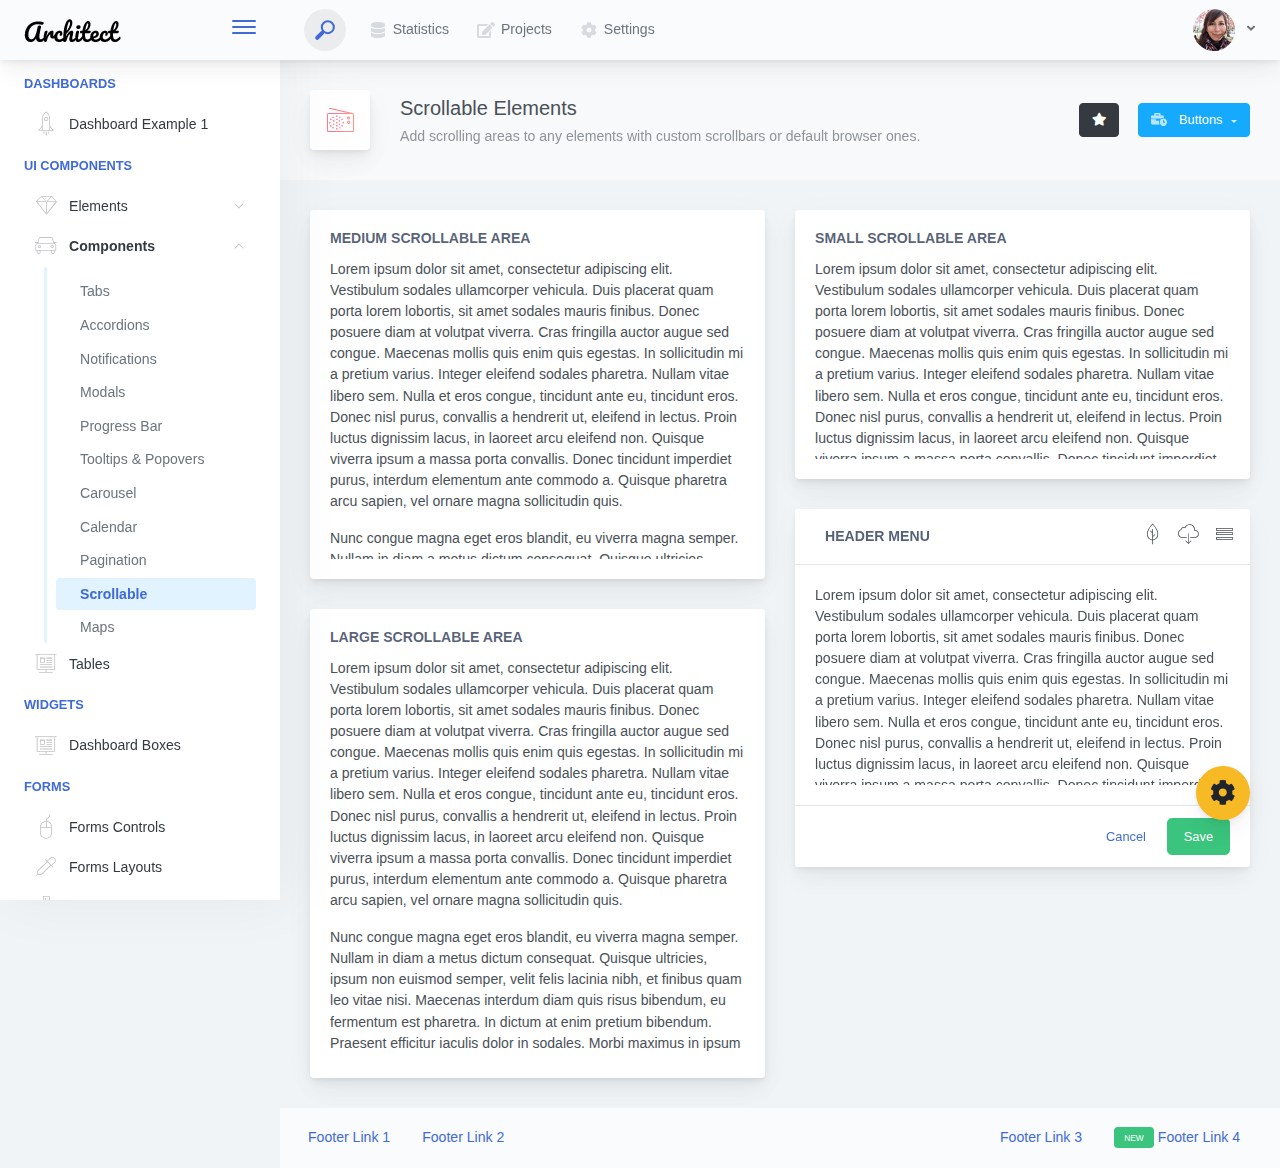
<file: architectui-html-free/architectui-html-free/components-scrollable-elements.html>
<!doctype html>
<html lang="en">

<head>
    <meta charset="utf-8">
    <meta http-equiv="X-UA-Compatible" content="IE=edge">
    <meta http-equiv="Content-Language" content="en">
    <meta http-equiv="Content-Type" content="text/html; charset=utf-8"/>
    <title>Scrollable Elements - Add scrolling areas to any elements with custom scrollbars or default browser ones.</title>
    <meta name="viewport" content="width=device-width, initial-scale=1, maximum-scale=1, user-scalable=no, shrink-to-fit=no" />
    <meta name="description" content="Add scrolling areas to any elements with custom scrollbars or default browser ones.">
    <meta name="msapplication-tap-highlight" content="no">
    <!--
    =========================================================
    * ArchitectUI HTML Theme Dashboard - v1.0.0
    =========================================================
    * Product Page: https://dashboardpack.com
    * Copyright 2019 DashboardPack (https://dashboardpack.com)
    * Licensed under MIT (https://github.com/DashboardPack/architectui-html-theme-free/blob/master/LICENSE)
    =========================================================
    * The above copyright notice and this permission notice shall be included in all copies or substantial portions of the Software.
    -->
<link href="./main.css" rel="stylesheet"></head>
<body>
    <div class="app-container app-theme-white body-tabs-shadow fixed-sidebar fixed-header">
        <div class="app-header header-shadow">
            <div class="app-header__logo">
                <div class="logo-src"></div>
                <div class="header__pane ml-auto">
                    <div>
                        <button type="button" class="hamburger close-sidebar-btn hamburger--elastic" data-class="closed-sidebar">
                            <span class="hamburger-box">
                                <span class="hamburger-inner"></span>
                            </span>
                        </button>
                    </div>
                </div>
            </div>
            <div class="app-header__mobile-menu">
                <div>
                    <button type="button" class="hamburger hamburger--elastic mobile-toggle-nav">
                        <span class="hamburger-box">
                            <span class="hamburger-inner"></span>
                        </span>
                    </button>
                </div>
            </div>
            <div class="app-header__menu">
                <span>
                    <button type="button" class="btn-icon btn-icon-only btn btn-primary btn-sm mobile-toggle-header-nav">
                        <span class="btn-icon-wrapper">
                            <i class="fa fa-ellipsis-v fa-w-6"></i>
                        </span>
                    </button>
                </span>
            </div>    <div class="app-header__content">
                <div class="app-header-left">
                    <div class="search-wrapper">
                        <div class="input-holder">
                            <input type="text" class="search-input" placeholder="Type to search">
                            <button class="search-icon"><span></span></button>
                        </div>
                        <button class="close"></button>
                    </div>
                    <ul class="header-menu nav">
                        <li class="nav-item">
                            <a href="javascript:void(0);" class="nav-link">
                                <i class="nav-link-icon fa fa-database"> </i>
                                Statistics
                            </a>
                        </li>
                        <li class="btn-group nav-item">
                            <a href="javascript:void(0);" class="nav-link">
                                <i class="nav-link-icon fa fa-edit"></i>
                                Projects
                            </a>
                        </li>
                        <li class="dropdown nav-item">
                            <a href="javascript:void(0);" class="nav-link">
                                <i class="nav-link-icon fa fa-cog"></i>
                                Settings
                            </a>
                        </li>
                    </ul>        </div>
                <div class="app-header-right">
                    <div class="header-btn-lg pr-0">
                        <div class="widget-content p-0">
                            <div class="widget-content-wrapper">
                                <div class="widget-content-left">
                                    <div class="btn-group">
                                        <a data-toggle="dropdown" aria-haspopup="true" aria-expanded="false" class="p-0 btn">
                                            <img width="42" class="rounded-circle" src="assets/images/avatars/1.jpg" alt="">
                                            <i class="fa fa-angle-down ml-2 opacity-8"></i>
                                        </a>
                                        <div tabindex="-1" role="menu" aria-hidden="true" class="dropdown-menu dropdown-menu-right">
                                            <button type="button" tabindex="0" class="dropdown-item">User Account</button>
                                            <button type="button" tabindex="0" class="dropdown-item">Settings</button>
                                            <h6 tabindex="-1" class="dropdown-header">Header</h6>
                                            <button type="button" tabindex="0" class="dropdown-item">Actions</button>
                                            <div tabindex="-1" class="dropdown-divider"></div>
                                            <button type="button" tabindex="0" class="dropdown-item">Dividers</button>
                                        </div>
                                    </div>
                                </div>
                                <div class="widget-content-left  ml-3 header-user-info">
                                    <div class="widget-heading">
                                        Alina Mclourd
                                    </div>
                                    <div class="widget-subheading">
                                        VP People Manager
                                    </div>
                                </div>
                                <div class="widget-content-right header-user-info ml-3">
                                    <button type="button" class="btn-shadow p-1 btn btn-primary btn-sm show-toastr-example">
                                        <i class="fa text-white fa-calendar pr-1 pl-1"></i>
                                    </button>
                                </div>
                            </div>
                        </div>
                    </div>        </div>
            </div>
        </div>        <div class="ui-theme-settings">
            <button type="button" id="TooltipDemo" class="btn-open-options btn btn-warning">
                <i class="fa fa-cog fa-w-16 fa-spin fa-2x"></i>
            </button>
            <div class="theme-settings__inner">
                <div class="scrollbar-container">
                    <div class="theme-settings__options-wrapper">
                        <h3 class="themeoptions-heading">Layout Options
                        </h3>
                        <div class="p-3">
                            <ul class="list-group">
                                <li class="list-group-item">
                                    <div class="widget-content p-0">
                                        <div class="widget-content-wrapper">
                                            <div class="widget-content-left mr-3">
                                                <div class="switch has-switch switch-container-class" data-class="fixed-header">
                                                    <div class="switch-animate switch-on">
                                                        <input type="checkbox" checked data-toggle="toggle" data-onstyle="success">
                                                    </div>
                                                </div>
                                            </div>
                                            <div class="widget-content-left">
                                                <div class="widget-heading">Fixed Header
                                                </div>
                                                <div class="widget-subheading">Makes the header top fixed, always visible!
                                                </div>
                                            </div>
                                        </div>
                                    </div>
                                </li>
                                <li class="list-group-item">
                                    <div class="widget-content p-0">
                                        <div class="widget-content-wrapper">
                                            <div class="widget-content-left mr-3">
                                                <div class="switch has-switch switch-container-class" data-class="fixed-sidebar">
                                                    <div class="switch-animate switch-on">
                                                        <input type="checkbox" checked data-toggle="toggle" data-onstyle="success">
                                                    </div>
                                                </div>
                                            </div>
                                            <div class="widget-content-left">
                                                <div class="widget-heading">Fixed Sidebar
                                                </div>
                                                <div class="widget-subheading">Makes the sidebar left fixed, always visible!
                                                </div>
                                            </div>
                                        </div>
                                    </div>
                                </li>
                                <li class="list-group-item">
                                    <div class="widget-content p-0">
                                        <div class="widget-content-wrapper">
                                            <div class="widget-content-left mr-3">
                                                <div class="switch has-switch switch-container-class" data-class="fixed-footer">
                                                    <div class="switch-animate switch-off">
                                                        <input type="checkbox" data-toggle="toggle" data-onstyle="success">
                                                    </div>
                                                </div>
                                            </div>
                                            <div class="widget-content-left">
                                                <div class="widget-heading">Fixed Footer
                                                </div>
                                                <div class="widget-subheading">Makes the app footer bottom fixed, always visible!
                                                </div>
                                            </div>
                                        </div>
                                    </div>
                                </li>
                            </ul>
                        </div>
                        <h3 class="themeoptions-heading">
                            <div>
                                Header Options
                            </div>
                            <button type="button" class="btn-pill btn-shadow btn-wide ml-auto btn btn-focus btn-sm switch-header-cs-class" data-class="">
                                Restore Default
                            </button>
                        </h3>
                        <div class="p-3">
                            <ul class="list-group">
                                <li class="list-group-item">
                                    <h5 class="pb-2">Choose Color Scheme
                                    </h5>
                                    <div class="theme-settings-swatches">
                                        <div class="swatch-holder bg-primary switch-header-cs-class" data-class="bg-primary header-text-light">
                                        </div>
                                        <div class="swatch-holder bg-secondary switch-header-cs-class" data-class="bg-secondary header-text-light">
                                        </div>
                                        <div class="swatch-holder bg-success switch-header-cs-class" data-class="bg-success header-text-dark">
                                        </div>
                                        <div class="swatch-holder bg-info switch-header-cs-class" data-class="bg-info header-text-dark">
                                        </div>
                                        <div class="swatch-holder bg-warning switch-header-cs-class" data-class="bg-warning header-text-dark">
                                        </div>
                                        <div class="swatch-holder bg-danger switch-header-cs-class" data-class="bg-danger header-text-light">
                                        </div>
                                        <div class="swatch-holder bg-light switch-header-cs-class" data-class="bg-light header-text-dark">
                                        </div>
                                        <div class="swatch-holder bg-dark switch-header-cs-class" data-class="bg-dark header-text-light">
                                        </div>
                                        <div class="swatch-holder bg-focus switch-header-cs-class" data-class="bg-focus header-text-light">
                                        </div>
                                        <div class="swatch-holder bg-alternate switch-header-cs-class" data-class="bg-alternate header-text-light">
                                        </div>
                                        <div class="divider">
                                        </div>
                                        <div class="swatch-holder bg-vicious-stance switch-header-cs-class" data-class="bg-vicious-stance header-text-light">
                                        </div>
                                        <div class="swatch-holder bg-midnight-bloom switch-header-cs-class" data-class="bg-midnight-bloom header-text-light">
                                        </div>
                                        <div class="swatch-holder bg-night-sky switch-header-cs-class" data-class="bg-night-sky header-text-light">
                                        </div>
                                        <div class="swatch-holder bg-slick-carbon switch-header-cs-class" data-class="bg-slick-carbon header-text-light">
                                        </div>
                                        <div class="swatch-holder bg-asteroid switch-header-cs-class" data-class="bg-asteroid header-text-light">
                                        </div>
                                        <div class="swatch-holder bg-royal switch-header-cs-class" data-class="bg-royal header-text-light">
                                        </div>
                                        <div class="swatch-holder bg-warm-flame switch-header-cs-class" data-class="bg-warm-flame header-text-dark">
                                        </div>
                                        <div class="swatch-holder bg-night-fade switch-header-cs-class" data-class="bg-night-fade header-text-dark">
                                        </div>
                                        <div class="swatch-holder bg-sunny-morning switch-header-cs-class" data-class="bg-sunny-morning header-text-dark">
                                        </div>
                                        <div class="swatch-holder bg-tempting-azure switch-header-cs-class" data-class="bg-tempting-azure header-text-dark">
                                        </div>
                                        <div class="swatch-holder bg-amy-crisp switch-header-cs-class" data-class="bg-amy-crisp header-text-dark">
                                        </div>
                                        <div class="swatch-holder bg-heavy-rain switch-header-cs-class" data-class="bg-heavy-rain header-text-dark">
                                        </div>
                                        <div class="swatch-holder bg-mean-fruit switch-header-cs-class" data-class="bg-mean-fruit header-text-dark">
                                        </div>
                                        <div class="swatch-holder bg-malibu-beach switch-header-cs-class" data-class="bg-malibu-beach header-text-light">
                                        </div>
                                        <div class="swatch-holder bg-deep-blue switch-header-cs-class" data-class="bg-deep-blue header-text-dark">
                                        </div>
                                        <div class="swatch-holder bg-ripe-malin switch-header-cs-class" data-class="bg-ripe-malin header-text-light">
                                        </div>
                                        <div class="swatch-holder bg-arielle-smile switch-header-cs-class" data-class="bg-arielle-smile header-text-light">
                                        </div>
                                        <div class="swatch-holder bg-plum-plate switch-header-cs-class" data-class="bg-plum-plate header-text-light">
                                        </div>
                                        <div class="swatch-holder bg-happy-fisher switch-header-cs-class" data-class="bg-happy-fisher header-text-dark">
                                        </div>
                                        <div class="swatch-holder bg-happy-itmeo switch-header-cs-class" data-class="bg-happy-itmeo header-text-light">
                                        </div>
                                        <div class="swatch-holder bg-mixed-hopes switch-header-cs-class" data-class="bg-mixed-hopes header-text-light">
                                        </div>
                                        <div class="swatch-holder bg-strong-bliss switch-header-cs-class" data-class="bg-strong-bliss header-text-light">
                                        </div>
                                        <div class="swatch-holder bg-grow-early switch-header-cs-class" data-class="bg-grow-early header-text-light">
                                        </div>
                                        <div class="swatch-holder bg-love-kiss switch-header-cs-class" data-class="bg-love-kiss header-text-light">
                                        </div>
                                        <div class="swatch-holder bg-premium-dark switch-header-cs-class" data-class="bg-premium-dark header-text-light">
                                        </div>
                                        <div class="swatch-holder bg-happy-green switch-header-cs-class" data-class="bg-happy-green header-text-light">
                                        </div>
                                    </div>
                                </li>
                            </ul>
                        </div>
                        <h3 class="themeoptions-heading">
                            <div>Sidebar Options</div>
                            <button type="button" class="btn-pill btn-shadow btn-wide ml-auto btn btn-focus btn-sm switch-sidebar-cs-class" data-class="">
                                Restore Default
                            </button>
                        </h3>
                        <div class="p-3">
                            <ul class="list-group">
                                <li class="list-group-item">
                                    <h5 class="pb-2">Choose Color Scheme
                                    </h5>
                                    <div class="theme-settings-swatches">
                                        <div class="swatch-holder bg-primary switch-sidebar-cs-class" data-class="bg-primary sidebar-text-light">
                                        </div>
                                        <div class="swatch-holder bg-secondary switch-sidebar-cs-class" data-class="bg-secondary sidebar-text-light">
                                        </div>
                                        <div class="swatch-holder bg-success switch-sidebar-cs-class" data-class="bg-success sidebar-text-dark">
                                        </div>
                                        <div class="swatch-holder bg-info switch-sidebar-cs-class" data-class="bg-info sidebar-text-dark">
                                        </div>
                                        <div class="swatch-holder bg-warning switch-sidebar-cs-class" data-class="bg-warning sidebar-text-dark">
                                        </div>
                                        <div class="swatch-holder bg-danger switch-sidebar-cs-class" data-class="bg-danger sidebar-text-light">
                                        </div>
                                        <div class="swatch-holder bg-light switch-sidebar-cs-class" data-class="bg-light sidebar-text-dark">
                                        </div>
                                        <div class="swatch-holder bg-dark switch-sidebar-cs-class" data-class="bg-dark sidebar-text-light">
                                        </div>
                                        <div class="swatch-holder bg-focus switch-sidebar-cs-class" data-class="bg-focus sidebar-text-light">
                                        </div>
                                        <div class="swatch-holder bg-alternate switch-sidebar-cs-class" data-class="bg-alternate sidebar-text-light">
                                        </div>
                                        <div class="divider">
                                        </div>
                                        <div class="swatch-holder bg-vicious-stance switch-sidebar-cs-class" data-class="bg-vicious-stance sidebar-text-light">
                                        </div>
                                        <div class="swatch-holder bg-midnight-bloom switch-sidebar-cs-class" data-class="bg-midnight-bloom sidebar-text-light">
                                        </div>
                                        <div class="swatch-holder bg-night-sky switch-sidebar-cs-class" data-class="bg-night-sky sidebar-text-light">
                                        </div>
                                        <div class="swatch-holder bg-slick-carbon switch-sidebar-cs-class" data-class="bg-slick-carbon sidebar-text-light">
                                        </div>
                                        <div class="swatch-holder bg-asteroid switch-sidebar-cs-class" data-class="bg-asteroid sidebar-text-light">
                                        </div>
                                        <div class="swatch-holder bg-royal switch-sidebar-cs-class" data-class="bg-royal sidebar-text-light">
                                        </div>
                                        <div class="swatch-holder bg-warm-flame switch-sidebar-cs-class" data-class="bg-warm-flame sidebar-text-dark">
                                        </div>
                                        <div class="swatch-holder bg-night-fade switch-sidebar-cs-class" data-class="bg-night-fade sidebar-text-dark">
                                        </div>
                                        <div class="swatch-holder bg-sunny-morning switch-sidebar-cs-class" data-class="bg-sunny-morning sidebar-text-dark">
                                        </div>
                                        <div class="swatch-holder bg-tempting-azure switch-sidebar-cs-class" data-class="bg-tempting-azure sidebar-text-dark">
                                        </div>
                                        <div class="swatch-holder bg-amy-crisp switch-sidebar-cs-class" data-class="bg-amy-crisp sidebar-text-dark">
                                        </div>
                                        <div class="swatch-holder bg-heavy-rain switch-sidebar-cs-class" data-class="bg-heavy-rain sidebar-text-dark">
                                        </div>
                                        <div class="swatch-holder bg-mean-fruit switch-sidebar-cs-class" data-class="bg-mean-fruit sidebar-text-dark">
                                        </div>
                                        <div class="swatch-holder bg-malibu-beach switch-sidebar-cs-class" data-class="bg-malibu-beach sidebar-text-light">
                                        </div>
                                        <div class="swatch-holder bg-deep-blue switch-sidebar-cs-class" data-class="bg-deep-blue sidebar-text-dark">
                                        </div>
                                        <div class="swatch-holder bg-ripe-malin switch-sidebar-cs-class" data-class="bg-ripe-malin sidebar-text-light">
                                        </div>
                                        <div class="swatch-holder bg-arielle-smile switch-sidebar-cs-class" data-class="bg-arielle-smile sidebar-text-light">
                                        </div>
                                        <div class="swatch-holder bg-plum-plate switch-sidebar-cs-class" data-class="bg-plum-plate sidebar-text-light">
                                        </div>
                                        <div class="swatch-holder bg-happy-fisher switch-sidebar-cs-class" data-class="bg-happy-fisher sidebar-text-dark">
                                        </div>
                                        <div class="swatch-holder bg-happy-itmeo switch-sidebar-cs-class" data-class="bg-happy-itmeo sidebar-text-light">
                                        </div>
                                        <div class="swatch-holder bg-mixed-hopes switch-sidebar-cs-class" data-class="bg-mixed-hopes sidebar-text-light">
                                        </div>
                                        <div class="swatch-holder bg-strong-bliss switch-sidebar-cs-class" data-class="bg-strong-bliss sidebar-text-light">
                                        </div>
                                        <div class="swatch-holder bg-grow-early switch-sidebar-cs-class" data-class="bg-grow-early sidebar-text-light">
                                        </div>
                                        <div class="swatch-holder bg-love-kiss switch-sidebar-cs-class" data-class="bg-love-kiss sidebar-text-light">
                                        </div>
                                        <div class="swatch-holder bg-premium-dark switch-sidebar-cs-class" data-class="bg-premium-dark sidebar-text-light">
                                        </div>
                                        <div class="swatch-holder bg-happy-green switch-sidebar-cs-class" data-class="bg-happy-green sidebar-text-light">
                                        </div>
                                    </div>
                                </li>
                            </ul>
                        </div>
                        <h3 class="themeoptions-heading">
                            <div>Main Content Options</div>
                            <button type="button" class="btn-pill btn-shadow btn-wide ml-auto active btn btn-focus btn-sm">Restore Default
                            </button>
                        </h3>
                        <div class="p-3">
                            <ul class="list-group">
                                <li class="list-group-item">
                                    <h5 class="pb-2">Page Section Tabs
                                    </h5>
                                    <div class="theme-settings-swatches">
                                        <div role="group" class="mt-2 btn-group">
                                            <button type="button" class="btn-wide btn-shadow btn-primary btn btn-secondary switch-theme-class" data-class="body-tabs-line">
                                                Line
                                            </button>
                                            <button type="button" class="btn-wide btn-shadow btn-primary active btn btn-secondary switch-theme-class" data-class="body-tabs-shadow">
                                                Shadow
                                            </button>
                                        </div>
                                    </div>
                                </li>
                            </ul>
                        </div>
                    </div>
                </div>
            </div>
        </div>        <div class="app-main">
                <div class="app-sidebar sidebar-shadow">
                    <div class="app-header__logo">
                        <div class="logo-src"></div>
                        <div class="header__pane ml-auto">
                            <div>
                                <button type="button" class="hamburger close-sidebar-btn hamburger--elastic" data-class="closed-sidebar">
                                    <span class="hamburger-box">
                                        <span class="hamburger-inner"></span>
                                    </span>
                                </button>
                            </div>
                        </div>
                    </div>
                    <div class="app-header__mobile-menu">
                        <div>
                            <button type="button" class="hamburger hamburger--elastic mobile-toggle-nav">
                                <span class="hamburger-box">
                                    <span class="hamburger-inner"></span>
                                </span>
                            </button>
                        </div>
                    </div>
                    <div class="app-header__menu">
                        <span>
                            <button type="button" class="btn-icon btn-icon-only btn btn-primary btn-sm mobile-toggle-header-nav">
                                <span class="btn-icon-wrapper">
                                    <i class="fa fa-ellipsis-v fa-w-6"></i>
                                </span>
                            </button>
                        </span>
                    </div>    <div class="scrollbar-sidebar">
                        <div class="app-sidebar__inner">
                            <ul class="vertical-nav-menu">
                                <li class="app-sidebar__heading">Dashboards</li>
                                <li>
                                    <a href="index.html">
                                        <i class="metismenu-icon pe-7s-rocket"></i>
                                        Dashboard Example 1
                                    </a>
                                </li>
                                <li class="app-sidebar__heading">UI Components</li>
                                <li
                                    
                                    
                                    
                                    
                                    
                                    
                                    
                                    
                                >
                                    <a href="#">
                                        <i class="metismenu-icon pe-7s-diamond"></i>
                                        Elements
                                        <i class="metismenu-state-icon pe-7s-angle-down caret-left"></i>
                                    </a>
                                    <ul
                                        
                                        
                                        
                                        
                                        
                                        
                                        
                                        
                                    >
                                        <li>
                                            <a href="elements-buttons-standard.html">
                                                <i class="metismenu-icon"></i>
                                                Buttons
                                            </a>
                                        </li>
                                        <li>
                                            <a href="elements-dropdowns.html">
                                                <i class="metismenu-icon">
                                                </i>Dropdowns
                                            </a>
                                        </li>
                                        <li>
                                            <a href="elements-icons.html">
                                                <i class="metismenu-icon">
                                                </i>Icons
                                            </a>
                                        </li>
                                        <li>
                                            <a href="elements-badges-labels.html">
                                                <i class="metismenu-icon">
                                                </i>Badges
                                            </a>
                                        </li>
                                        <li>
                                            <a href="elements-cards.html">
                                                <i class="metismenu-icon">
                                                </i>Cards
                                            </a>
                                        </li>
                                        <li>
                                            <a href="elements-list-group.html">
                                                <i class="metismenu-icon">
                                                </i>List Groups
                                            </a>
                                        </li>
                                        <li>
                                            <a href="elements-navigation.html">
                                                <i class="metismenu-icon">
                                                </i>Navigation Menus
                                            </a>
                                        </li>
                                        <li>
                                            <a href="elements-utilities.html">
                                                <i class="metismenu-icon">
                                                </i>Utilities
                                            </a>
                                        </li>
                                    </ul>
                                </li>
                                <li
                                    
                                    
                                    
                                    
                                    
                                    
                                    
                                    
                                    
                                     class="mm-active"
                                    
                                >
                                    <a href="#">
                                        <i class="metismenu-icon pe-7s-car"></i>
                                        Components
                                        <i class="metismenu-state-icon pe-7s-angle-down caret-left"></i>
                                    </a>
                                    <ul
                                        
                                        
                                        
                                        
                                        
                                        
                                        
                                        
                                        
                                         class="mm-show"
                                        
                                    >
                                        <li>
                                            <a href="components-tabs.html">
                                                <i class="metismenu-icon">
                                                </i>Tabs
                                            </a>
                                        </li>
                                        <li>
                                            <a href="components-accordions.html">
                                                <i class="metismenu-icon">
                                                </i>Accordions
                                            </a>
                                        </li>
                                        <li>
                                            <a href="components-notifications.html">
                                                <i class="metismenu-icon">
                                                </i>Notifications
                                            </a>
                                        </li>
                                        <li>
                                            <a href="components-modals.html">
                                                <i class="metismenu-icon">
                                                </i>Modals
                                            </a>
                                        </li>
                                        <li>
                                            <a href="components-progress-bar.html">
                                                <i class="metismenu-icon">
                                                </i>Progress Bar
                                            </a>
                                        </li>
                                        <li>
                                            <a href="components-tooltips-popovers.html">
                                                <i class="metismenu-icon">
                                                </i>Tooltips &amp; Popovers
                                            </a>
                                        </li>
                                        <li>
                                            <a href="components-carousel.html">
                                                <i class="metismenu-icon">
                                                </i>Carousel
                                            </a>
                                        </li>
                                        <li>
                                            <a href="components-calendar.html">
                                                <i class="metismenu-icon">
                                                </i>Calendar
                                            </a>
                                        </li>
                                        <li>
                                            <a href="components-pagination.html">
                                                <i class="metismenu-icon">
                                                </i>Pagination
                                            </a>
                                        </li>
                                        <li>
                                            <a href="components-scrollable-elements.html" class="mm-active">
                                                <i class="metismenu-icon">
                                                </i>Scrollable
                                            </a>
                                        </li>
                                        <li>
                                            <a href="components-maps.html">
                                                <i class="metismenu-icon">
                                                </i>Maps
                                            </a>
                                        </li>
                                    </ul>
                                </li>
                                <li  >
                                    <a href="tables-regular.html">
                                        <i class="metismenu-icon pe-7s-display2"></i>
                                        Tables
                                    </a>
                                </li>
                                <li class="app-sidebar__heading">Widgets</li>
                                <li>
                                    <a href="dashboard-boxes.html">
                                        <i class="metismenu-icon pe-7s-display2"></i>
                                        Dashboard Boxes
                                    </a>
                                </li>
                                <li class="app-sidebar__heading">Forms</li>
                                <li>
                                    <a href="forms-controls.html">
                                        <i class="metismenu-icon pe-7s-mouse">
                                        </i>Forms Controls
                                    </a>
                                </li>
                                <li>
                                    <a href="forms-layouts.html">
                                        <i class="metismenu-icon pe-7s-eyedropper">
                                        </i>Forms Layouts
                                    </a>
                                </li>
                                <li>
                                    <a href="forms-validation.html">
                                        <i class="metismenu-icon pe-7s-pendrive">
                                        </i>Forms Validation
                                    </a>
                                </li>
                                <li class="app-sidebar__heading">Charts</li>
                                <li>
                                    <a href="charts-chartjs.html">
                                        <i class="metismenu-icon pe-7s-graph2">
                                        </i>ChartJS
                                    </a>
                                </li>
                                <li class="app-sidebar__heading">PRO Version</li>
                                <li>
                                    <a href="https://dashboardpack.com/theme-details/architectui-dashboard-html-pro/" target="_blank">
                                        <i class="metismenu-icon pe-7s-graph2">
                                        </i>
                                        Upgrade to PRO
                                    </a>
                                </li>
                            </ul>
                        </div>
                    </div>
                </div>    <div class="app-main__outer">
                    <div class="app-main__inner">
                        <div class="app-page-title">
                            <div class="page-title-wrapper">
                                <div class="page-title-heading">
                                    <div class="page-title-icon">
                                        <i class="pe-7s-radio icon-gradient bg-strong-bliss">
                                        </i>
                                    </div>
                                    <div>Scrollable Elements
                                        <div class="page-title-subheading">Add scrolling areas to any elements with custom scrollbars or default browser ones.
                                        </div>
                                    </div>
                                </div>
                                <div class="page-title-actions">
                                    <button type="button" data-toggle="tooltip" title="Example Tooltip" data-placement="bottom" class="btn-shadow mr-3 btn btn-dark">
                                        <i class="fa fa-star"></i>
                                    </button>
                                    <div class="d-inline-block dropdown">
                                        <button type="button" data-toggle="dropdown" aria-haspopup="true" aria-expanded="false" class="btn-shadow dropdown-toggle btn btn-info">
                                            <span class="btn-icon-wrapper pr-2 opacity-7">
                                                <i class="fa fa-business-time fa-w-20"></i>
                                            </span>
                                            Buttons
                                        </button>
                                        <div tabindex="-1" role="menu" aria-hidden="true" class="dropdown-menu dropdown-menu-right">
                                            <ul class="nav flex-column">
                                                <li class="nav-item">
                                                    <a href="javascript:void(0);" class="nav-link">
                                                        <i class="nav-link-icon lnr-inbox"></i>
                                                        <span>
                                                            Inbox
                                                        </span>
                                                        <div class="ml-auto badge badge-pill badge-secondary">86</div>
                                                    </a>
                                                </li>
                                                <li class="nav-item">
                                                    <a href="javascript:void(0);" class="nav-link">
                                                        <i class="nav-link-icon lnr-book"></i>
                                                        <span>
                                                            Book
                                                        </span>
                                                        <div class="ml-auto badge badge-pill badge-danger">5</div>
                                                    </a>
                                                </li>
                                                <li class="nav-item">
                                                    <a href="javascript:void(0);" class="nav-link">
                                                        <i class="nav-link-icon lnr-picture"></i>
                                                        <span>
                                                            Picture
                                                        </span>
                                                    </a>
                                                </li>
                                                <li class="nav-item">
                                                    <a disabled href="javascript:void(0);" class="nav-link disabled">
                                                        <i class="nav-link-icon lnr-file-empty"></i>
                                                        <span>
                                                            File Disabled
                                                        </span>
                                                    </a>
                                                </li>
                                            </ul>
                                        </div>
                                    </div>
                                </div>    </div>
                        </div>            <div class="row">
                            <div class="col-lg-6">
                                <div class="main-card mb-3 card">
                                    <div class="card-body"><h5 class="card-title">Medium Scrollable Area</h5>
                                        <div class="scroll-area-md">
                                            <div class="scrollbar-container ps--active-y"><p>Lorem ipsum dolor sit amet, consectetur adipiscing elit. Vestibulum sodales ullamcorper vehicula. Duis placerat quam porta lorem lobortis, sit amet sodales mauris
                                                finibus. Donec posuere diam at volutpat viverra. Cras fringilla auctor augue sed congue. Maecenas mollis quis enim quis egestas. In sollicitudin mi a pretium varius. Integer eleifend sodales pharetra. Nullam vitae
                                                libero sem. Nulla et eros congue, tincidunt ante eu, tincidunt eros. Donec nisl purus, convallis a hendrerit ut, eleifend in lectus. Proin luctus dignissim lacus, in laoreet arcu eleifend non. Quisque viverra ipsum
                                                a massa porta convallis. Donec tincidunt imperdiet purus, interdum elementum ante commodo a. Quisque pharetra arcu sapien, vel ornare magna sollicitudin quis.</p>
                                                <p>Nunc congue magna eget eros blandit, eu viverra magna semper. Nullam in diam a metus dictum consequat. Quisque ultricies, ipsum non euismod semper, velit felis lacinia nibh, et finibus quam leo vitae nisi.
                                                    Maecenas interdum diam quis risus bibendum, eu fermentum est pharetra. In dictum at enim pretium bibendum. Praesent efficitur iaculis dolor in sodales. Morbi maximus in ipsum in malesuada. Proin semper lacus
                                                    tempor magna aliquam, sed aliquam dui scelerisque. Donec nisi nulla, rhoncus a tristique eget, ultrices vitae dolor. Ut id urna vitae ante tincidunt pharetra at non metus. Nunc in suscipit nulla. Sed vitae leo
                                                    vulputate, euismod tortor vel, aliquet velit. Curabitur eget tincidunt elit. Nam et ligula finibus, eleifend velit et, commodo quam. Praesent non libero velit.</p>
                                                <p>Nunc congue magna eget eros blandit, eu viverra magna semper. Nullam in diam a metus dictum consequat. Quisque ultricies, ipsum non euismod semper, velit felis lacinia nibh, et finibus quam leo vitae nisi.
                                                    Maecenas interdum diam quis risus bibendum, eu fermentum est pharetra. In dictum at enim pretium bibendum. Praesent efficitur iaculis dolor in sodales. Morbi maximus in ipsum in malesuada. Proin semper lacus
                                                    tempor magna aliquam, sed aliquam dui scelerisque. Donec nisi nulla, rhoncus a tristique eget, ultrices vitae dolor. Ut id urna vitae ante tincidunt pharetra at non metus. Nunc in suscipit nulla. Sed vitae leo
                                                    vulputate, euismod tortor vel, aliquet velit. Curabitur eget tincidunt elit. Nam et ligula finibus, eleifend velit et, commodo quam. Praesent non libero velit.</p>
                                                <p>Nunc congue magna eget eros blandit, eu viverra magna semper. Nullam in diam a metus dictum consequat. Quisque ultricies, ipsum non euismod semper, velit felis lacinia nibh, et finibus quam leo vitae nisi.
                                                    Maecenas interdum diam quis risus bibendum, eu fermentum est pharetra. In dictum at enim pretium bibendum. Praesent efficitur iaculis dolor in sodales. Morbi maximus in ipsum in malesuada. Proin semper lacus
                                                    tempor magna aliquam, sed aliquam dui scelerisque. Donec nisi nulla, rhoncus a tristique eget, ultrices vitae dolor. Ut id urna vitae ante tincidunt pharetra at non metus. Nunc in suscipit nulla. Sed vitae leo
                                                    vulputate, euismod tortor vel, aliquet velit. Curabitur eget tincidunt elit. Nam et ligula finibus, eleifend velit et, commodo quam. Praesent non libero velit.</p>
                                            </div>
                                        </div>
                                    </div>
                                </div>
                                <div class="main-card mb-3 card">
                                    <div class="card-body"><h5 class="card-title">Large Scrollable Area</h5>
                                        <div class="scroll-area-lg">
                                            <div class="scrollbar-container ps--active-y"><p>Lorem ipsum dolor sit amet, consectetur adipiscing elit. Vestibulum sodales ullamcorper vehicula. Duis placerat quam porta lorem lobortis, sit amet sodales mauris
                                                finibus. Donec posuere diam at volutpat viverra. Cras fringilla auctor augue sed congue. Maecenas mollis quis enim quis egestas. In sollicitudin mi a pretium varius. Integer eleifend sodales pharetra. Nullam vitae
                                                libero sem. Nulla et eros congue, tincidunt ante eu, tincidunt eros. Donec nisl purus, convallis a hendrerit ut, eleifend in lectus. Proin luctus dignissim lacus, in laoreet arcu eleifend non. Quisque viverra ipsum
                                                a massa porta convallis. Donec tincidunt imperdiet purus, interdum elementum ante commodo a. Quisque pharetra arcu sapien, vel ornare magna sollicitudin quis.</p>
                                                <p>Nunc congue magna eget eros blandit, eu viverra magna semper. Nullam in diam a metus dictum consequat. Quisque ultricies, ipsum non euismod semper, velit felis lacinia nibh, et finibus quam leo vitae nisi.
                                                    Maecenas interdum diam quis risus bibendum, eu fermentum est pharetra. In dictum at enim pretium bibendum. Praesent efficitur iaculis dolor in sodales. Morbi maximus in ipsum in malesuada. Proin semper lacus
                                                    tempor magna aliquam, sed aliquam dui scelerisque. Donec nisi nulla, rhoncus a tristique eget, ultrices vitae dolor. Ut id urna vitae ante tincidunt pharetra at non metus. Nunc in suscipit nulla. Sed vitae leo
                                                    vulputate, euismod tortor vel, aliquet velit. Curabitur eget tincidunt elit. Nam et ligula finibus, eleifend velit et, commodo quam. Praesent non libero velit.</p>
                                                <p>Nunc congue magna eget eros blandit, eu viverra magna semper. Nullam in diam a metus dictum consequat. Quisque ultricies, ipsum non euismod semper, velit felis lacinia nibh, et finibus quam leo vitae nisi.
                                                    Maecenas interdum diam quis risus bibendum, eu fermentum est pharetra. In dictum at enim pretium bibendum. Praesent efficitur iaculis dolor in sodales. Morbi maximus in ipsum in malesuada. Proin semper lacus
                                                    tempor magna aliquam, sed aliquam dui scelerisque. Donec nisi nulla, rhoncus a tristique eget, ultrices vitae dolor. Ut id urna vitae ante tincidunt pharetra at non metus. Nunc in suscipit nulla. Sed vitae leo
                                                    vulputate, euismod tortor vel, aliquet velit. Curabitur eget tincidunt elit. Nam et ligula finibus, eleifend velit et, commodo quam. Praesent non libero velit.</p>
                                                <p>Nunc congue magna eget eros blandit, eu viverra magna semper. Nullam in diam a metus dictum consequat. Quisque ultricies, ipsum non euismod semper, velit felis lacinia nibh, et finibus quam leo vitae nisi.
                                                    Maecenas interdum diam quis risus bibendum, eu fermentum est pharetra. In dictum at enim pretium bibendum. Praesent efficitur iaculis dolor in sodales. Morbi maximus in ipsum in malesuada. Proin semper lacus
                                                    tempor magna aliquam, sed aliquam dui scelerisque. Donec nisi nulla, rhoncus a tristique eget, ultrices vitae dolor. Ut id urna vitae ante tincidunt pharetra at non metus. Nunc in suscipit nulla. Sed vitae leo
                                                    vulputate, euismod tortor vel, aliquet velit. Curabitur eget tincidunt elit. Nam et ligula finibus, eleifend velit et, commodo quam. Praesent non libero velit.</p>
                                            </div>
                                        </div>
                                    </div>
                                </div>
                            </div>
                            <div class="col-lg-6">
                                <div class="main-card mb-3 card">
                                    <div class="card-body"><h5 class="card-title">Small Scrollable Area</h5>
                                        <div class="scroll-area-sm">
                                            <div class="scrollbar-container ps--active-y"><p>Lorem ipsum dolor sit amet, consectetur adipiscing elit. Vestibulum sodales ullamcorper vehicula. Duis placerat quam porta lorem lobortis, sit amet sodales mauris
                                                finibus. Donec posuere diam at volutpat viverra. Cras fringilla auctor augue sed congue. Maecenas mollis quis enim quis egestas. In sollicitudin mi a pretium varius. Integer eleifend sodales pharetra. Nullam vitae
                                                libero sem. Nulla et eros congue, tincidunt ante eu, tincidunt eros. Donec nisl purus, convallis a hendrerit ut, eleifend in lectus. Proin luctus dignissim lacus, in laoreet arcu eleifend non. Quisque viverra ipsum
                                                a massa porta convallis. Donec tincidunt imperdiet purus, interdum elementum ante commodo a. Quisque pharetra arcu sapien, vel ornare magna sollicitudin quis.</p>
                                                <p>Nunc congue magna eget eros blandit, eu viverra magna semper. Nullam in diam a metus dictum consequat. Quisque ultricies, ipsum non euismod semper, velit felis lacinia nibh, et finibus quam leo vitae nisi.
                                                    Maecenas interdum diam quis risus bibendum, eu fermentum est pharetra. In dictum at enim pretium bibendum. Praesent efficitur iaculis dolor in sodales. Morbi maximus in ipsum in malesuada. Proin semper lacus
                                                    tempor magna aliquam, sed aliquam dui scelerisque. Donec nisi nulla, rhoncus a tristique eget, ultrices vitae dolor. Ut id urna vitae ante tincidunt pharetra at non metus. Nunc in suscipit nulla. Sed vitae leo
                                                    vulputate, euismod tortor vel, aliquet velit. Curabitur eget tincidunt elit. Nam et ligula finibus, eleifend velit et, commodo quam. Praesent non libero velit.</p>
                                                <p>Nunc congue magna eget eros blandit, eu viverra magna semper. Nullam in diam a metus dictum consequat. Quisque ultricies, ipsum non euismod semper, velit felis lacinia nibh, et finibus quam leo vitae nisi.
                                                    Maecenas interdum diam quis risus bibendum, eu fermentum est pharetra. In dictum at enim pretium bibendum. Praesent efficitur iaculis dolor in sodales. Morbi maximus in ipsum in malesuada. Proin semper lacus
                                                    tempor magna aliquam, sed aliquam dui scelerisque. Donec nisi nulla, rhoncus a tristique eget, ultrices vitae dolor. Ut id urna vitae ante tincidunt pharetra at non metus. Nunc in suscipit nulla. Sed vitae leo
                                                    vulputate, euismod tortor vel, aliquet velit. Curabitur eget tincidunt elit. Nam et ligula finibus, eleifend velit et, commodo quam. Praesent non libero velit.</p>
                                                <p>Nunc congue magna eget eros blandit, eu viverra magna semper. Nullam in diam a metus dictum consequat. Quisque ultricies, ipsum non euismod semper, velit felis lacinia nibh, et finibus quam leo vitae nisi.
                                                    Maecenas interdum diam quis risus bibendum, eu fermentum est pharetra. In dictum at enim pretium bibendum. Praesent efficitur iaculis dolor in sodales. Morbi maximus in ipsum in malesuada. Proin semper lacus
                                                    tempor magna aliquam, sed aliquam dui scelerisque. Donec nisi nulla, rhoncus a tristique eget, ultrices vitae dolor. Ut id urna vitae ante tincidunt pharetra at non metus. Nunc in suscipit nulla. Sed vitae leo
                                                    vulputate, euismod tortor vel, aliquet velit. Curabitur eget tincidunt elit. Nam et ligula finibus, eleifend velit et, commodo quam. Praesent non libero velit.</p>
                                            </div>
                                        </div>
                                    </div>
                                </div>
                                <div class="main-card mb-3 card">
                                    <div class="card-header">
                                        <i class="header-icon lnr-laptop-phone icon-gradient bg-plum-plate"> </i>
                                        Header Menu
                                        <div class="btn-actions-pane-right actions-icon-btn">
                                            <button class="btn-icon btn-icon-only btn btn-link"><i class="pe-7s-leaf btn-icon-wrapper"></i></button>
                                            <button class="btn-icon btn-icon-only btn btn-link"><i class="pe-7s-cloud-download btn-icon-wrapper"></i></button>
                                            <div class="btn-group">
                                                <button type="button" aria-haspopup="true" aria-expanded="false" class="btn-icon btn-icon-only btn btn-link"><i class="pe-7s-menu btn-icon-wrapper"></i></button>
                                                <div tabindex="-1" role="menu" aria-hidden="true" class="dropdown-menu-right dropdown-menu-shadow dropdown-menu-hover-link dropdown-menu"><h6 tabindex="-1" class="dropdown-header">Header</h6>
                                                    <button type="button" tabindex="0" class="dropdown-item"><i class="dropdown-icon lnr-inbox"> </i><span>Menus</span></button>
                                                    <button type="button" tabindex="0" class="dropdown-item"><i class="dropdown-icon lnr-file-empty"> </i><span>Settings</span></button>
                                                    <button type="button" tabindex="0" class="dropdown-item"><i class="dropdown-icon lnr-book"> </i><span>Actions</span></button>
                                                    <div tabindex="-1" class="dropdown-divider"></div>
                                                    <div class="p-3 text-right">
                                                        <button class="mr-2 btn-shadow btn-sm btn btn-link">View Details</button>
                                                        <button class="mr-2 btn-shadow btn-sm btn btn-primary">Action</button>
                                                    </div>
                                                </div>
                                            </div>
                                        </div>
                                    </div>
                                    <div class="card-body">
                                        <div class="scroll-area-sm">
                                            <div class="scrollbar-container ps--active-y"><p>Lorem ipsum dolor sit amet, consectetur adipiscing elit. Vestibulum sodales ullamcorper vehicula. Duis placerat quam porta lorem lobortis, sit amet sodales mauris
                                                finibus. Donec posuere diam at volutpat viverra. Cras fringilla auctor augue sed congue. Maecenas mollis quis enim quis egestas. In sollicitudin mi a pretium varius. Integer eleifend sodales pharetra. Nullam vitae
                                                libero sem. Nulla et eros congue, tincidunt ante eu, tincidunt eros. Donec nisl purus, convallis a hendrerit ut, eleifend in lectus. Proin luctus dignissim lacus, in laoreet arcu eleifend non. Quisque viverra ipsum
                                                a massa porta convallis. Donec tincidunt imperdiet purus, interdum elementum ante commodo a. Quisque pharetra arcu sapien, vel ornare magna sollicitudin quis.</p>
                                                <p>Nunc congue magna eget eros blandit, eu viverra magna semper. Nullam in diam a metus dictum consequat. Quisque ultricies, ipsum non euismod semper, velit felis lacinia nibh, et finibus quam leo vitae nisi.
                                                    Maecenas interdum diam quis risus bibendum, eu fermentum est pharetra. In dictum at enim pretium bibendum. Praesent efficitur iaculis dolor in sodales. Morbi maximus in ipsum in malesuada. Proin semper lacus
                                                    tempor magna aliquam, sed aliquam dui scelerisque. Donec nisi nulla, rhoncus a tristique eget, ultrices vitae dolor. Ut id urna vitae ante tincidunt pharetra at non metus. Nunc in suscipit nulla. Sed vitae leo
                                                    vulputate, euismod tortor vel, aliquet velit. Curabitur eget tincidunt elit. Nam et ligula finibus, eleifend velit et, commodo quam. Praesent non libero velit.</p>
                                                <p>Nunc congue magna eget eros blandit, eu viverra magna semper. Nullam in diam a metus dictum consequat. Quisque ultricies, ipsum non euismod semper, velit felis lacinia nibh, et finibus quam leo vitae nisi.
                                                    Maecenas interdum diam quis risus bibendum, eu fermentum est pharetra. In dictum at enim pretium bibendum. Praesent efficitur iaculis dolor in sodales. Morbi maximus in ipsum in malesuada. Proin semper lacus
                                                    tempor magna aliquam, sed aliquam dui scelerisque. Donec nisi nulla, rhoncus a tristique eget, ultrices vitae dolor. Ut id urna vitae ante tincidunt pharetra at non metus. Nunc in suscipit nulla. Sed vitae leo
                                                    vulputate, euismod tortor vel, aliquet velit. Curabitur eget tincidunt elit. Nam et ligula finibus, eleifend velit et, commodo quam. Praesent non libero velit.</p>
                                            </div>
                                        </div>
                                    </div>
                                    <div class="d-block text-right card-footer">
                                        <button class="mr-2 btn btn-link btn-sm">Cancel</button>
                                        <button class="btn btn-success btn-lg">Save</button>
                                    </div>
                                </div>
                            </div>
                        </div>
                    </div>
                    <div class="app-wrapper-footer">
                        <div class="app-footer">
                            <div class="app-footer__inner">
                                <div class="app-footer-left">
                                    <ul class="nav">
                                        <li class="nav-item">
                                            <a href="javascript:void(0);" class="nav-link">
                                                Footer Link 1
                                            </a>
                                        </li>
                                        <li class="nav-item">
                                            <a href="javascript:void(0);" class="nav-link">
                                                Footer Link 2
                                            </a>
                                        </li>
                                    </ul>
                                </div>
                                <div class="app-footer-right">
                                    <ul class="nav">
                                        <li class="nav-item">
                                            <a href="javascript:void(0);" class="nav-link">
                                                Footer Link 3
                                            </a>
                                        </li>
                                        <li class="nav-item">
                                            <a href="javascript:void(0);" class="nav-link">
                                                <div class="badge badge-success mr-1 ml-0">
                                                    <small>NEW</small>
                                                </div>
                                                Footer Link 4
                                            </a>
                                        </li>
                                    </ul>
                                </div>
                            </div>
                        </div>
                    </div>    </div>
        </div>
    </div>
<script type="text/javascript" src="./assets/scripts/main.js"></script></body>
</html>
</file>
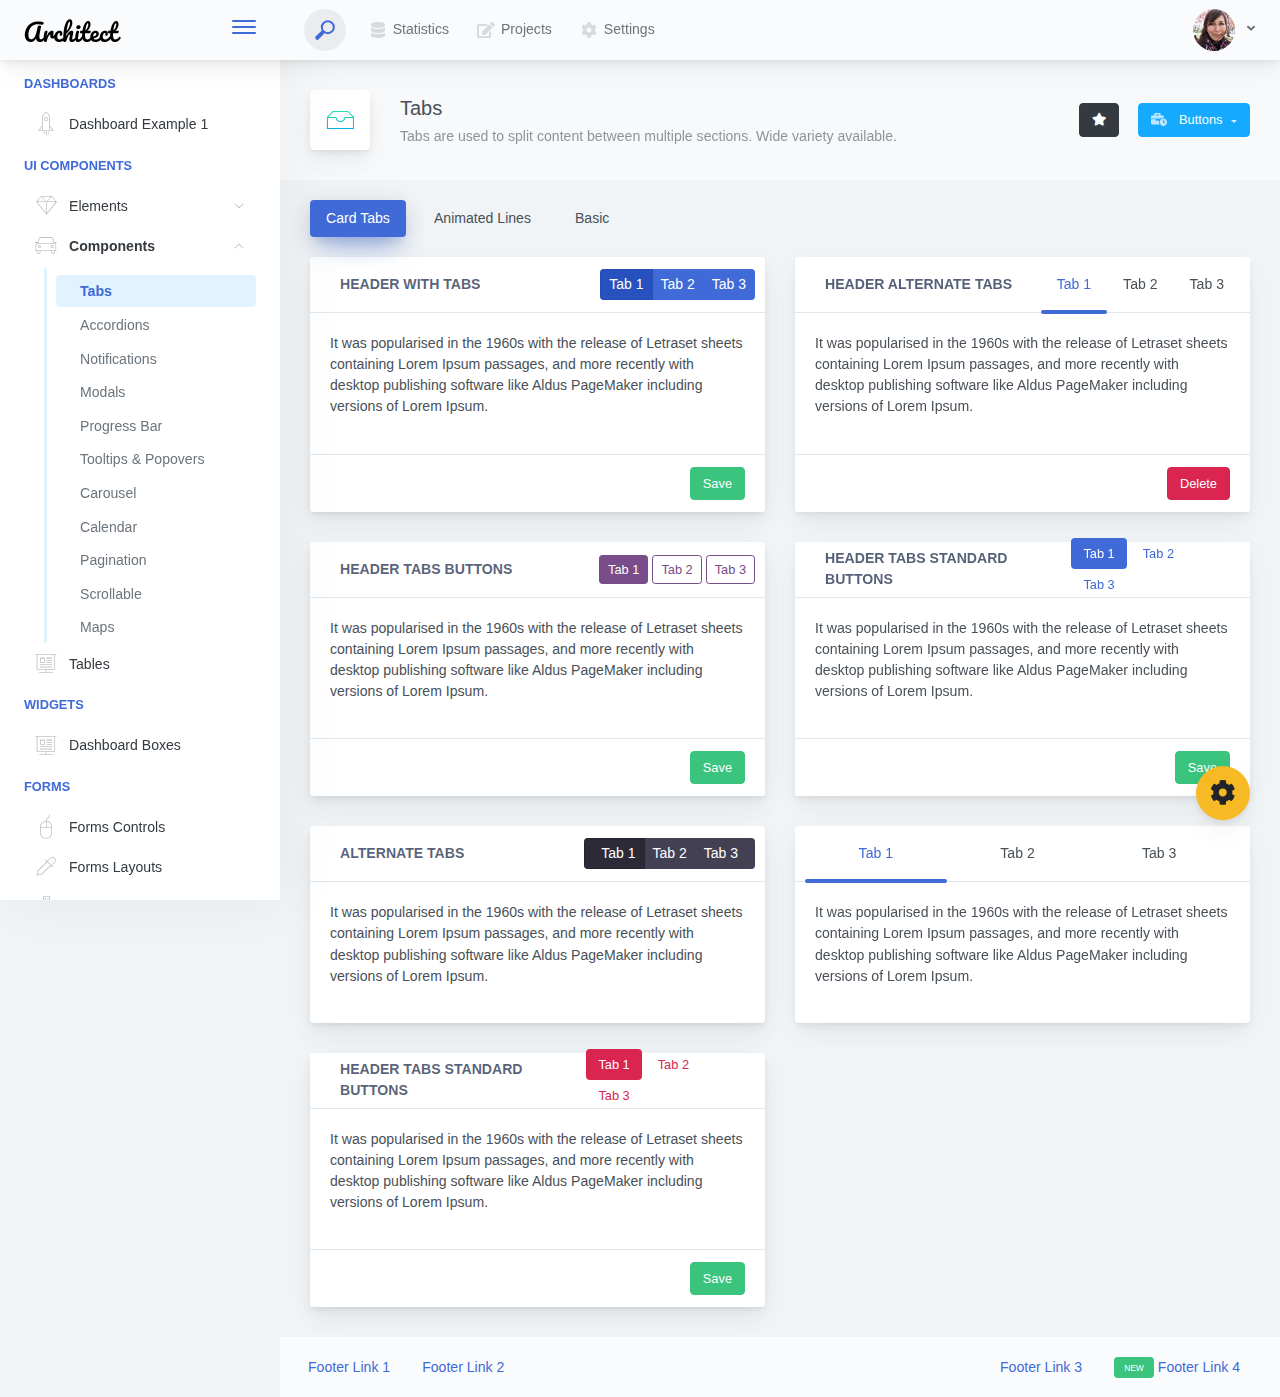
<file: architectui-html-free/architectui-html-free/components-tabs.html>
<!doctype html>
<html lang="en">

<head>
    <meta charset="utf-8">
    <meta http-equiv="X-UA-Compatible" content="IE=edge">
    <meta http-equiv="Content-Language" content="en">
    <meta http-equiv="Content-Type" content="text/html; charset=utf-8"/>
    <title>Tabs - Tabs are used to split content between multiple sections. Wide variety available.</title>
    <meta name="viewport" content="width=device-width, initial-scale=1, maximum-scale=1, user-scalable=no, shrink-to-fit=no" />
    <meta name="description" content="Tabs are used to split content between multiple sections. Wide variety available.">
    <meta name="msapplication-tap-highlight" content="no">
    <!--
    =========================================================
    * ArchitectUI HTML Theme Dashboard - v1.0.0
    =========================================================
    * Product Page: https://dashboardpack.com
    * Copyright 2019 DashboardPack (https://dashboardpack.com)
    * Licensed under MIT (https://github.com/DashboardPack/architectui-html-theme-free/blob/master/LICENSE)
    =========================================================
    * The above copyright notice and this permission notice shall be included in all copies or substantial portions of the Software.
    -->
<link href="./main.css" rel="stylesheet"></head>
<body>
    <div class="app-container app-theme-white body-tabs-shadow fixed-sidebar fixed-header">
        <div class="app-header header-shadow">
            <div class="app-header__logo">
                <div class="logo-src"></div>
                <div class="header__pane ml-auto">
                    <div>
                        <button type="button" class="hamburger close-sidebar-btn hamburger--elastic" data-class="closed-sidebar">
                            <span class="hamburger-box">
                                <span class="hamburger-inner"></span>
                            </span>
                        </button>
                    </div>
                </div>
            </div>
            <div class="app-header__mobile-menu">
                <div>
                    <button type="button" class="hamburger hamburger--elastic mobile-toggle-nav">
                        <span class="hamburger-box">
                            <span class="hamburger-inner"></span>
                        </span>
                    </button>
                </div>
            </div>
            <div class="app-header__menu">
                <span>
                    <button type="button" class="btn-icon btn-icon-only btn btn-primary btn-sm mobile-toggle-header-nav">
                        <span class="btn-icon-wrapper">
                            <i class="fa fa-ellipsis-v fa-w-6"></i>
                        </span>
                    </button>
                </span>
            </div>    <div class="app-header__content">
                <div class="app-header-left">
                    <div class="search-wrapper">
                        <div class="input-holder">
                            <input type="text" class="search-input" placeholder="Type to search">
                            <button class="search-icon"><span></span></button>
                        </div>
                        <button class="close"></button>
                    </div>
                    <ul class="header-menu nav">
                        <li class="nav-item">
                            <a href="javascript:void(0);" class="nav-link">
                                <i class="nav-link-icon fa fa-database"> </i>
                                Statistics
                            </a>
                        </li>
                        <li class="btn-group nav-item">
                            <a href="javascript:void(0);" class="nav-link">
                                <i class="nav-link-icon fa fa-edit"></i>
                                Projects
                            </a>
                        </li>
                        <li class="dropdown nav-item">
                            <a href="javascript:void(0);" class="nav-link">
                                <i class="nav-link-icon fa fa-cog"></i>
                                Settings
                            </a>
                        </li>
                    </ul>        </div>
                <div class="app-header-right">
                    <div class="header-btn-lg pr-0">
                        <div class="widget-content p-0">
                            <div class="widget-content-wrapper">
                                <div class="widget-content-left">
                                    <div class="btn-group">
                                        <a data-toggle="dropdown" aria-haspopup="true" aria-expanded="false" class="p-0 btn">
                                            <img width="42" class="rounded-circle" src="assets/images/avatars/1.jpg" alt="">
                                            <i class="fa fa-angle-down ml-2 opacity-8"></i>
                                        </a>
                                        <div tabindex="-1" role="menu" aria-hidden="true" class="dropdown-menu dropdown-menu-right">
                                            <button type="button" tabindex="0" class="dropdown-item">User Account</button>
                                            <button type="button" tabindex="0" class="dropdown-item">Settings</button>
                                            <h6 tabindex="-1" class="dropdown-header">Header</h6>
                                            <button type="button" tabindex="0" class="dropdown-item">Actions</button>
                                            <div tabindex="-1" class="dropdown-divider"></div>
                                            <button type="button" tabindex="0" class="dropdown-item">Dividers</button>
                                        </div>
                                    </div>
                                </div>
                                <div class="widget-content-left  ml-3 header-user-info">
                                    <div class="widget-heading">
                                        Alina Mclourd
                                    </div>
                                    <div class="widget-subheading">
                                        VP People Manager
                                    </div>
                                </div>
                                <div class="widget-content-right header-user-info ml-3">
                                    <button type="button" class="btn-shadow p-1 btn btn-primary btn-sm show-toastr-example">
                                        <i class="fa text-white fa-calendar pr-1 pl-1"></i>
                                    </button>
                                </div>
                            </div>
                        </div>
                    </div>        </div>
            </div>
        </div>        <div class="ui-theme-settings">
            <button type="button" id="TooltipDemo" class="btn-open-options btn btn-warning">
                <i class="fa fa-cog fa-w-16 fa-spin fa-2x"></i>
            </button>
            <div class="theme-settings__inner">
                <div class="scrollbar-container">
                    <div class="theme-settings__options-wrapper">
                        <h3 class="themeoptions-heading">Layout Options
                        </h3>
                        <div class="p-3">
                            <ul class="list-group">
                                <li class="list-group-item">
                                    <div class="widget-content p-0">
                                        <div class="widget-content-wrapper">
                                            <div class="widget-content-left mr-3">
                                                <div class="switch has-switch switch-container-class" data-class="fixed-header">
                                                    <div class="switch-animate switch-on">
                                                        <input type="checkbox" checked data-toggle="toggle" data-onstyle="success">
                                                    </div>
                                                </div>
                                            </div>
                                            <div class="widget-content-left">
                                                <div class="widget-heading">Fixed Header
                                                </div>
                                                <div class="widget-subheading">Makes the header top fixed, always visible!
                                                </div>
                                            </div>
                                        </div>
                                    </div>
                                </li>
                                <li class="list-group-item">
                                    <div class="widget-content p-0">
                                        <div class="widget-content-wrapper">
                                            <div class="widget-content-left mr-3">
                                                <div class="switch has-switch switch-container-class" data-class="fixed-sidebar">
                                                    <div class="switch-animate switch-on">
                                                        <input type="checkbox" checked data-toggle="toggle" data-onstyle="success">
                                                    </div>
                                                </div>
                                            </div>
                                            <div class="widget-content-left">
                                                <div class="widget-heading">Fixed Sidebar
                                                </div>
                                                <div class="widget-subheading">Makes the sidebar left fixed, always visible!
                                                </div>
                                            </div>
                                        </div>
                                    </div>
                                </li>
                                <li class="list-group-item">
                                    <div class="widget-content p-0">
                                        <div class="widget-content-wrapper">
                                            <div class="widget-content-left mr-3">
                                                <div class="switch has-switch switch-container-class" data-class="fixed-footer">
                                                    <div class="switch-animate switch-off">
                                                        <input type="checkbox" data-toggle="toggle" data-onstyle="success">
                                                    </div>
                                                </div>
                                            </div>
                                            <div class="widget-content-left">
                                                <div class="widget-heading">Fixed Footer
                                                </div>
                                                <div class="widget-subheading">Makes the app footer bottom fixed, always visible!
                                                </div>
                                            </div>
                                        </div>
                                    </div>
                                </li>
                            </ul>
                        </div>
                        <h3 class="themeoptions-heading">
                            <div>
                                Header Options
                            </div>
                            <button type="button" class="btn-pill btn-shadow btn-wide ml-auto btn btn-focus btn-sm switch-header-cs-class" data-class="">
                                Restore Default
                            </button>
                        </h3>
                        <div class="p-3">
                            <ul class="list-group">
                                <li class="list-group-item">
                                    <h5 class="pb-2">Choose Color Scheme
                                    </h5>
                                    <div class="theme-settings-swatches">
                                        <div class="swatch-holder bg-primary switch-header-cs-class" data-class="bg-primary header-text-light">
                                        </div>
                                        <div class="swatch-holder bg-secondary switch-header-cs-class" data-class="bg-secondary header-text-light">
                                        </div>
                                        <div class="swatch-holder bg-success switch-header-cs-class" data-class="bg-success header-text-dark">
                                        </div>
                                        <div class="swatch-holder bg-info switch-header-cs-class" data-class="bg-info header-text-dark">
                                        </div>
                                        <div class="swatch-holder bg-warning switch-header-cs-class" data-class="bg-warning header-text-dark">
                                        </div>
                                        <div class="swatch-holder bg-danger switch-header-cs-class" data-class="bg-danger header-text-light">
                                        </div>
                                        <div class="swatch-holder bg-light switch-header-cs-class" data-class="bg-light header-text-dark">
                                        </div>
                                        <div class="swatch-holder bg-dark switch-header-cs-class" data-class="bg-dark header-text-light">
                                        </div>
                                        <div class="swatch-holder bg-focus switch-header-cs-class" data-class="bg-focus header-text-light">
                                        </div>
                                        <div class="swatch-holder bg-alternate switch-header-cs-class" data-class="bg-alternate header-text-light">
                                        </div>
                                        <div class="divider">
                                        </div>
                                        <div class="swatch-holder bg-vicious-stance switch-header-cs-class" data-class="bg-vicious-stance header-text-light">
                                        </div>
                                        <div class="swatch-holder bg-midnight-bloom switch-header-cs-class" data-class="bg-midnight-bloom header-text-light">
                                        </div>
                                        <div class="swatch-holder bg-night-sky switch-header-cs-class" data-class="bg-night-sky header-text-light">
                                        </div>
                                        <div class="swatch-holder bg-slick-carbon switch-header-cs-class" data-class="bg-slick-carbon header-text-light">
                                        </div>
                                        <div class="swatch-holder bg-asteroid switch-header-cs-class" data-class="bg-asteroid header-text-light">
                                        </div>
                                        <div class="swatch-holder bg-royal switch-header-cs-class" data-class="bg-royal header-text-light">
                                        </div>
                                        <div class="swatch-holder bg-warm-flame switch-header-cs-class" data-class="bg-warm-flame header-text-dark">
                                        </div>
                                        <div class="swatch-holder bg-night-fade switch-header-cs-class" data-class="bg-night-fade header-text-dark">
                                        </div>
                                        <div class="swatch-holder bg-sunny-morning switch-header-cs-class" data-class="bg-sunny-morning header-text-dark">
                                        </div>
                                        <div class="swatch-holder bg-tempting-azure switch-header-cs-class" data-class="bg-tempting-azure header-text-dark">
                                        </div>
                                        <div class="swatch-holder bg-amy-crisp switch-header-cs-class" data-class="bg-amy-crisp header-text-dark">
                                        </div>
                                        <div class="swatch-holder bg-heavy-rain switch-header-cs-class" data-class="bg-heavy-rain header-text-dark">
                                        </div>
                                        <div class="swatch-holder bg-mean-fruit switch-header-cs-class" data-class="bg-mean-fruit header-text-dark">
                                        </div>
                                        <div class="swatch-holder bg-malibu-beach switch-header-cs-class" data-class="bg-malibu-beach header-text-light">
                                        </div>
                                        <div class="swatch-holder bg-deep-blue switch-header-cs-class" data-class="bg-deep-blue header-text-dark">
                                        </div>
                                        <div class="swatch-holder bg-ripe-malin switch-header-cs-class" data-class="bg-ripe-malin header-text-light">
                                        </div>
                                        <div class="swatch-holder bg-arielle-smile switch-header-cs-class" data-class="bg-arielle-smile header-text-light">
                                        </div>
                                        <div class="swatch-holder bg-plum-plate switch-header-cs-class" data-class="bg-plum-plate header-text-light">
                                        </div>
                                        <div class="swatch-holder bg-happy-fisher switch-header-cs-class" data-class="bg-happy-fisher header-text-dark">
                                        </div>
                                        <div class="swatch-holder bg-happy-itmeo switch-header-cs-class" data-class="bg-happy-itmeo header-text-light">
                                        </div>
                                        <div class="swatch-holder bg-mixed-hopes switch-header-cs-class" data-class="bg-mixed-hopes header-text-light">
                                        </div>
                                        <div class="swatch-holder bg-strong-bliss switch-header-cs-class" data-class="bg-strong-bliss header-text-light">
                                        </div>
                                        <div class="swatch-holder bg-grow-early switch-header-cs-class" data-class="bg-grow-early header-text-light">
                                        </div>
                                        <div class="swatch-holder bg-love-kiss switch-header-cs-class" data-class="bg-love-kiss header-text-light">
                                        </div>
                                        <div class="swatch-holder bg-premium-dark switch-header-cs-class" data-class="bg-premium-dark header-text-light">
                                        </div>
                                        <div class="swatch-holder bg-happy-green switch-header-cs-class" data-class="bg-happy-green header-text-light">
                                        </div>
                                    </div>
                                </li>
                            </ul>
                        </div>
                        <h3 class="themeoptions-heading">
                            <div>Sidebar Options</div>
                            <button type="button" class="btn-pill btn-shadow btn-wide ml-auto btn btn-focus btn-sm switch-sidebar-cs-class" data-class="">
                                Restore Default
                            </button>
                        </h3>
                        <div class="p-3">
                            <ul class="list-group">
                                <li class="list-group-item">
                                    <h5 class="pb-2">Choose Color Scheme
                                    </h5>
                                    <div class="theme-settings-swatches">
                                        <div class="swatch-holder bg-primary switch-sidebar-cs-class" data-class="bg-primary sidebar-text-light">
                                        </div>
                                        <div class="swatch-holder bg-secondary switch-sidebar-cs-class" data-class="bg-secondary sidebar-text-light">
                                        </div>
                                        <div class="swatch-holder bg-success switch-sidebar-cs-class" data-class="bg-success sidebar-text-dark">
                                        </div>
                                        <div class="swatch-holder bg-info switch-sidebar-cs-class" data-class="bg-info sidebar-text-dark">
                                        </div>
                                        <div class="swatch-holder bg-warning switch-sidebar-cs-class" data-class="bg-warning sidebar-text-dark">
                                        </div>
                                        <div class="swatch-holder bg-danger switch-sidebar-cs-class" data-class="bg-danger sidebar-text-light">
                                        </div>
                                        <div class="swatch-holder bg-light switch-sidebar-cs-class" data-class="bg-light sidebar-text-dark">
                                        </div>
                                        <div class="swatch-holder bg-dark switch-sidebar-cs-class" data-class="bg-dark sidebar-text-light">
                                        </div>
                                        <div class="swatch-holder bg-focus switch-sidebar-cs-class" data-class="bg-focus sidebar-text-light">
                                        </div>
                                        <div class="swatch-holder bg-alternate switch-sidebar-cs-class" data-class="bg-alternate sidebar-text-light">
                                        </div>
                                        <div class="divider">
                                        </div>
                                        <div class="swatch-holder bg-vicious-stance switch-sidebar-cs-class" data-class="bg-vicious-stance sidebar-text-light">
                                        </div>
                                        <div class="swatch-holder bg-midnight-bloom switch-sidebar-cs-class" data-class="bg-midnight-bloom sidebar-text-light">
                                        </div>
                                        <div class="swatch-holder bg-night-sky switch-sidebar-cs-class" data-class="bg-night-sky sidebar-text-light">
                                        </div>
                                        <div class="swatch-holder bg-slick-carbon switch-sidebar-cs-class" data-class="bg-slick-carbon sidebar-text-light">
                                        </div>
                                        <div class="swatch-holder bg-asteroid switch-sidebar-cs-class" data-class="bg-asteroid sidebar-text-light">
                                        </div>
                                        <div class="swatch-holder bg-royal switch-sidebar-cs-class" data-class="bg-royal sidebar-text-light">
                                        </div>
                                        <div class="swatch-holder bg-warm-flame switch-sidebar-cs-class" data-class="bg-warm-flame sidebar-text-dark">
                                        </div>
                                        <div class="swatch-holder bg-night-fade switch-sidebar-cs-class" data-class="bg-night-fade sidebar-text-dark">
                                        </div>
                                        <div class="swatch-holder bg-sunny-morning switch-sidebar-cs-class" data-class="bg-sunny-morning sidebar-text-dark">
                                        </div>
                                        <div class="swatch-holder bg-tempting-azure switch-sidebar-cs-class" data-class="bg-tempting-azure sidebar-text-dark">
                                        </div>
                                        <div class="swatch-holder bg-amy-crisp switch-sidebar-cs-class" data-class="bg-amy-crisp sidebar-text-dark">
                                        </div>
                                        <div class="swatch-holder bg-heavy-rain switch-sidebar-cs-class" data-class="bg-heavy-rain sidebar-text-dark">
                                        </div>
                                        <div class="swatch-holder bg-mean-fruit switch-sidebar-cs-class" data-class="bg-mean-fruit sidebar-text-dark">
                                        </div>
                                        <div class="swatch-holder bg-malibu-beach switch-sidebar-cs-class" data-class="bg-malibu-beach sidebar-text-light">
                                        </div>
                                        <div class="swatch-holder bg-deep-blue switch-sidebar-cs-class" data-class="bg-deep-blue sidebar-text-dark">
                                        </div>
                                        <div class="swatch-holder bg-ripe-malin switch-sidebar-cs-class" data-class="bg-ripe-malin sidebar-text-light">
                                        </div>
                                        <div class="swatch-holder bg-arielle-smile switch-sidebar-cs-class" data-class="bg-arielle-smile sidebar-text-light">
                                        </div>
                                        <div class="swatch-holder bg-plum-plate switch-sidebar-cs-class" data-class="bg-plum-plate sidebar-text-light">
                                        </div>
                                        <div class="swatch-holder bg-happy-fisher switch-sidebar-cs-class" data-class="bg-happy-fisher sidebar-text-dark">
                                        </div>
                                        <div class="swatch-holder bg-happy-itmeo switch-sidebar-cs-class" data-class="bg-happy-itmeo sidebar-text-light">
                                        </div>
                                        <div class="swatch-holder bg-mixed-hopes switch-sidebar-cs-class" data-class="bg-mixed-hopes sidebar-text-light">
                                        </div>
                                        <div class="swatch-holder bg-strong-bliss switch-sidebar-cs-class" data-class="bg-strong-bliss sidebar-text-light">
                                        </div>
                                        <div class="swatch-holder bg-grow-early switch-sidebar-cs-class" data-class="bg-grow-early sidebar-text-light">
                                        </div>
                                        <div class="swatch-holder bg-love-kiss switch-sidebar-cs-class" data-class="bg-love-kiss sidebar-text-light">
                                        </div>
                                        <div class="swatch-holder bg-premium-dark switch-sidebar-cs-class" data-class="bg-premium-dark sidebar-text-light">
                                        </div>
                                        <div class="swatch-holder bg-happy-green switch-sidebar-cs-class" data-class="bg-happy-green sidebar-text-light">
                                        </div>
                                    </div>
                                </li>
                            </ul>
                        </div>
                        <h3 class="themeoptions-heading">
                            <div>Main Content Options</div>
                            <button type="button" class="btn-pill btn-shadow btn-wide ml-auto active btn btn-focus btn-sm">Restore Default
                            </button>
                        </h3>
                        <div class="p-3">
                            <ul class="list-group">
                                <li class="list-group-item">
                                    <h5 class="pb-2">Page Section Tabs
                                    </h5>
                                    <div class="theme-settings-swatches">
                                        <div role="group" class="mt-2 btn-group">
                                            <button type="button" class="btn-wide btn-shadow btn-primary btn btn-secondary switch-theme-class" data-class="body-tabs-line">
                                                Line
                                            </button>
                                            <button type="button" class="btn-wide btn-shadow btn-primary active btn btn-secondary switch-theme-class" data-class="body-tabs-shadow">
                                                Shadow
                                            </button>
                                        </div>
                                    </div>
                                </li>
                            </ul>
                        </div>
                    </div>
                </div>
            </div>
        </div>        <div class="app-main">
                <div class="app-sidebar sidebar-shadow">
                    <div class="app-header__logo">
                        <div class="logo-src"></div>
                        <div class="header__pane ml-auto">
                            <div>
                                <button type="button" class="hamburger close-sidebar-btn hamburger--elastic" data-class="closed-sidebar">
                                    <span class="hamburger-box">
                                        <span class="hamburger-inner"></span>
                                    </span>
                                </button>
                            </div>
                        </div>
                    </div>
                    <div class="app-header__mobile-menu">
                        <div>
                            <button type="button" class="hamburger hamburger--elastic mobile-toggle-nav">
                                <span class="hamburger-box">
                                    <span class="hamburger-inner"></span>
                                </span>
                            </button>
                        </div>
                    </div>
                    <div class="app-header__menu">
                        <span>
                            <button type="button" class="btn-icon btn-icon-only btn btn-primary btn-sm mobile-toggle-header-nav">
                                <span class="btn-icon-wrapper">
                                    <i class="fa fa-ellipsis-v fa-w-6"></i>
                                </span>
                            </button>
                        </span>
                    </div>    <div class="scrollbar-sidebar">
                        <div class="app-sidebar__inner">
                            <ul class="vertical-nav-menu">
                                <li class="app-sidebar__heading">Dashboards</li>
                                <li>
                                    <a href="index.html">
                                        <i class="metismenu-icon pe-7s-rocket"></i>
                                        Dashboard Example 1
                                    </a>
                                </li>
                                <li class="app-sidebar__heading">UI Components</li>
                                <li
                                    
                                    
                                    
                                    
                                    
                                    
                                    
                                    
                                >
                                    <a href="#">
                                        <i class="metismenu-icon pe-7s-diamond"></i>
                                        Elements
                                        <i class="metismenu-state-icon pe-7s-angle-down caret-left"></i>
                                    </a>
                                    <ul
                                        
                                        
                                        
                                        
                                        
                                        
                                        
                                        
                                    >
                                        <li>
                                            <a href="elements-buttons-standard.html">
                                                <i class="metismenu-icon"></i>
                                                Buttons
                                            </a>
                                        </li>
                                        <li>
                                            <a href="elements-dropdowns.html">
                                                <i class="metismenu-icon">
                                                </i>Dropdowns
                                            </a>
                                        </li>
                                        <li>
                                            <a href="elements-icons.html">
                                                <i class="metismenu-icon">
                                                </i>Icons
                                            </a>
                                        </li>
                                        <li>
                                            <a href="elements-badges-labels.html">
                                                <i class="metismenu-icon">
                                                </i>Badges
                                            </a>
                                        </li>
                                        <li>
                                            <a href="elements-cards.html">
                                                <i class="metismenu-icon">
                                                </i>Cards
                                            </a>
                                        </li>
                                        <li>
                                            <a href="elements-list-group.html">
                                                <i class="metismenu-icon">
                                                </i>List Groups
                                            </a>
                                        </li>
                                        <li>
                                            <a href="elements-navigation.html">
                                                <i class="metismenu-icon">
                                                </i>Navigation Menus
                                            </a>
                                        </li>
                                        <li>
                                            <a href="elements-utilities.html">
                                                <i class="metismenu-icon">
                                                </i>Utilities
                                            </a>
                                        </li>
                                    </ul>
                                </li>
                                <li
                                     class="mm-active"
                                    
                                    
                                    
                                    
                                    
                                    
                                    
                                    
                                    
                                    
                                >
                                    <a href="#">
                                        <i class="metismenu-icon pe-7s-car"></i>
                                        Components
                                        <i class="metismenu-state-icon pe-7s-angle-down caret-left"></i>
                                    </a>
                                    <ul
                                         class="mm-show"
                                        
                                        
                                        
                                        
                                        
                                        
                                        
                                        
                                        
                                        
                                    >
                                        <li>
                                            <a href="components-tabs.html" class="mm-active">
                                                <i class="metismenu-icon">
                                                </i>Tabs
                                            </a>
                                        </li>
                                        <li>
                                            <a href="components-accordions.html">
                                                <i class="metismenu-icon">
                                                </i>Accordions
                                            </a>
                                        </li>
                                        <li>
                                            <a href="components-notifications.html">
                                                <i class="metismenu-icon">
                                                </i>Notifications
                                            </a>
                                        </li>
                                        <li>
                                            <a href="components-modals.html">
                                                <i class="metismenu-icon">
                                                </i>Modals
                                            </a>
                                        </li>
                                        <li>
                                            <a href="components-progress-bar.html">
                                                <i class="metismenu-icon">
                                                </i>Progress Bar
                                            </a>
                                        </li>
                                        <li>
                                            <a href="components-tooltips-popovers.html">
                                                <i class="metismenu-icon">
                                                </i>Tooltips &amp; Popovers
                                            </a>
                                        </li>
                                        <li>
                                            <a href="components-carousel.html">
                                                <i class="metismenu-icon">
                                                </i>Carousel
                                            </a>
                                        </li>
                                        <li>
                                            <a href="components-calendar.html">
                                                <i class="metismenu-icon">
                                                </i>Calendar
                                            </a>
                                        </li>
                                        <li>
                                            <a href="components-pagination.html">
                                                <i class="metismenu-icon">
                                                </i>Pagination
                                            </a>
                                        </li>
                                        <li>
                                            <a href="components-scrollable-elements.html">
                                                <i class="metismenu-icon">
                                                </i>Scrollable
                                            </a>
                                        </li>
                                        <li>
                                            <a href="components-maps.html">
                                                <i class="metismenu-icon">
                                                </i>Maps
                                            </a>
                                        </li>
                                    </ul>
                                </li>
                                <li  >
                                    <a href="tables-regular.html">
                                        <i class="metismenu-icon pe-7s-display2"></i>
                                        Tables
                                    </a>
                                </li>
                                <li class="app-sidebar__heading">Widgets</li>
                                <li>
                                    <a href="dashboard-boxes.html">
                                        <i class="metismenu-icon pe-7s-display2"></i>
                                        Dashboard Boxes
                                    </a>
                                </li>
                                <li class="app-sidebar__heading">Forms</li>
                                <li>
                                    <a href="forms-controls.html">
                                        <i class="metismenu-icon pe-7s-mouse">
                                        </i>Forms Controls
                                    </a>
                                </li>
                                <li>
                                    <a href="forms-layouts.html">
                                        <i class="metismenu-icon pe-7s-eyedropper">
                                        </i>Forms Layouts
                                    </a>
                                </li>
                                <li>
                                    <a href="forms-validation.html">
                                        <i class="metismenu-icon pe-7s-pendrive">
                                        </i>Forms Validation
                                    </a>
                                </li>
                                <li class="app-sidebar__heading">Charts</li>
                                <li>
                                    <a href="charts-chartjs.html">
                                        <i class="metismenu-icon pe-7s-graph2">
                                        </i>ChartJS
                                    </a>
                                </li>
                                <li class="app-sidebar__heading">PRO Version</li>
                                <li>
                                    <a href="https://dashboardpack.com/theme-details/architectui-dashboard-html-pro/" target="_blank">
                                        <i class="metismenu-icon pe-7s-graph2">
                                        </i>
                                        Upgrade to PRO
                                    </a>
                                </li>
                            </ul>
                        </div>
                    </div>
                </div>    <div class="app-main__outer">
                    <div class="app-main__inner">
                        <div class="app-page-title">
                            <div class="page-title-wrapper">
                                <div class="page-title-heading">
                                    <div class="page-title-icon">
                                        <i class="pe-7s-drawer icon-gradient bg-happy-itmeo">
                                        </i>
                                    </div>
                                    <div>Tabs
                                        <div class="page-title-subheading">Tabs are used to split content between multiple sections. Wide variety available.
                                        </div>
                                    </div>
                                </div>
                                <div class="page-title-actions">
                                    <button type="button" data-toggle="tooltip" title="Example Tooltip" data-placement="bottom" class="btn-shadow mr-3 btn btn-dark">
                                        <i class="fa fa-star"></i>
                                    </button>
                                    <div class="d-inline-block dropdown">
                                        <button type="button" data-toggle="dropdown" aria-haspopup="true" aria-expanded="false" class="btn-shadow dropdown-toggle btn btn-info">
                                            <span class="btn-icon-wrapper pr-2 opacity-7">
                                                <i class="fa fa-business-time fa-w-20"></i>
                                            </span>
                                            Buttons
                                        </button>
                                        <div tabindex="-1" role="menu" aria-hidden="true" class="dropdown-menu dropdown-menu-right">
                                            <ul class="nav flex-column">
                                                <li class="nav-item">
                                                    <a href="javascript:void(0);" class="nav-link">
                                                        <i class="nav-link-icon lnr-inbox"></i>
                                                        <span>
                                                            Inbox
                                                        </span>
                                                        <div class="ml-auto badge badge-pill badge-secondary">86</div>
                                                    </a>
                                                </li>
                                                <li class="nav-item">
                                                    <a href="javascript:void(0);" class="nav-link">
                                                        <i class="nav-link-icon lnr-book"></i>
                                                        <span>
                                                            Book
                                                        </span>
                                                        <div class="ml-auto badge badge-pill badge-danger">5</div>
                                                    </a>
                                                </li>
                                                <li class="nav-item">
                                                    <a href="javascript:void(0);" class="nav-link">
                                                        <i class="nav-link-icon lnr-picture"></i>
                                                        <span>
                                                            Picture
                                                        </span>
                                                    </a>
                                                </li>
                                                <li class="nav-item">
                                                    <a disabled href="javascript:void(0);" class="nav-link disabled">
                                                        <i class="nav-link-icon lnr-file-empty"></i>
                                                        <span>
                                                            File Disabled
                                                        </span>
                                                    </a>
                                                </li>
                                            </ul>
                                        </div>
                                    </div>
                                </div>    </div>
                        </div>            <ul class="body-tabs body-tabs-layout tabs-animated body-tabs-animated nav">
                            <li class="nav-item">
                                <a role="tab" class="nav-link active" id="tab-0" data-toggle="tab" href="#tab-content-0">
                                    <span>Card Tabs</span>
                                </a>
                            </li>
                            <li class="nav-item">
                                <a role="tab" class="nav-link" id="tab-1" data-toggle="tab" href="#tab-content-1">
                                    <span>Animated Lines</span>
                                </a>
                            </li>
                            <li class="nav-item">
                                <a role="tab" class="nav-link" id="tab-2" data-toggle="tab" href="#tab-content-2">
                                    <span>Basic</span>
                                </a>
                            </li>
                        </ul>
                        <div class="tab-content">
                            <div class="tab-pane tabs-animation fade show active" id="tab-content-0" role="tabpanel">
                                <div class="row">
                                    <div class="col-md-6">
                                        <div class="main-card mb-3 card">
                                            <div class="card-header"><i class="header-icon lnr-license icon-gradient bg-plum-plate"> </i>Header with Tabs
                                                <div class="btn-actions-pane-right">
                                                    <div role="group" class="btn-group-sm nav btn-group">
                                                        <a data-toggle="tab" href="#tab-eg1-0" class="btn-shadow active btn btn-primary">Tab 1</a>
                                                        <a data-toggle="tab" href="#tab-eg1-1" class="btn-shadow  btn btn-primary">Tab 2</a>
                                                        <a data-toggle="tab" href="#tab-eg1-2" class="btn-shadow  btn btn-primary">Tab 3</a>
                                                    </div>
                                                </div>
                                            </div>
                                            <div class="card-body">
                                                <div class="tab-content">
                                                    <div class="tab-pane active" id="tab-eg1-0" role="tabpanel"><p>It was popularised in the 1960s with the release of Letraset sheets containing Lorem Ipsum passages, and more recently with desktop publishing
                                                        software like Aldus PageMaker
                                                        including versions of Lorem Ipsum.</p></div>
                                                    <div class="tab-pane" id="tab-eg1-1" role="tabpanel"><p>Like Aldus PageMaker including versions of Lorem. It has survived not only five centuries, but also the leap into electronic typesetting, remaining
                                                        essentially unchanged. </p></div>
                                                    <div class="tab-pane" id="tab-eg1-2" role="tabpanel"><p>Lorem Ipsum has been the industry's standard dummy text ever since the 1500s, when an unknown printer took a galley of type and scrambled it to make a
                                                        type specimen book. It has
                                                        survived not only five centuries, but also the leap into electronic typesetting, remaining essentially unchanged. </p></div>
                                                </div>
                                            </div>
                                            <div class="d-block text-right card-footer">
                                                <a href="javascript:void(0);" class="btn-wide btn btn-success">Save</a>
                                            </div>
                                        </div>
                                        <div class="main-card mb-3 card">
                                            <div class="card-header"><i class="header-icon lnr-license icon-gradient bg-plum-plate"> </i>Header Tabs Buttons
                                                <div class="btn-actions-pane-right">
                                                    <div class="nav">
                                                        <a data-toggle="tab" href="#tab-eg2-0" class="btn-pill btn-wide active btn btn-outline-alternate btn-sm">Tab 1</a>
                                                        <a data-toggle="tab" href="#tab-eg2-1" class="btn-pill btn-wide mr-1 ml-1  btn btn-outline-alternate btn-sm">Tab 2</a>
                                                        <a data-toggle="tab" href="#tab-eg2-2" class="btn-pill btn-wide  btn btn-outline-alternate btn-sm">Tab 3</a>
                                                    </div>
                                                </div>
                                            </div>
                                            <div class="card-body">
                                                <div class="tab-content">
                                                    <div class="tab-pane active" id="tab-eg2-0" role="tabpanel"><p>It was popularised in the 1960s with the release of Letraset sheets containing Lorem Ipsum passages, and more recently with desktop publishing
                                                        software like Aldus PageMaker
                                                        including versions of Lorem Ipsum.</p></div>
                                                    <div class="tab-pane" id="tab-eg2-1" role="tabpanel"><p>Like Aldus PageMaker including versions of Lorem. It has survived not only five centuries, but also the leap into electronic typesetting, remaining
                                                        essentially unchanged. </p></div>
                                                    <div class="tab-pane" id="tab-eg2-2" role="tabpanel"><p>Lorem Ipsum has been the industry's standard dummy text ever since the 1500s, when an unknown printer took a galley of type and scrambled it to make a
                                                        type specimen book. It has
                                                        survived not only five centuries, but also the leap into electronic typesetting, remaining essentially unchanged. </p></div>
                                                </div>
                                            </div>
                                            <div class="d-block text-right card-footer">
                                                <a href="javascript:void(0);" class="btn-wide btn btn-success">Save</a>
                                            </div>
                                        </div>
                                        <div class="main-card mb-3 card">
                                            <div class="card-header"><i class="header-icon lnr-gift icon-gradient bg-mixed-hopes"> </i>Alternate Tabs
                                                <div class="btn-actions-pane-right">
                                                    <div role="group" class="btn-group-sm nav btn-group">
                                                        <a data-toggle="tab" href="#tab-eg3-0" class="btn-pill pl-3 active btn btn-focus">Tab 1</a>
                                                        <a data-toggle="tab" href="#tab-eg3-1" class="btn btn-focus">Tab 2</a>
                                                        <a data-toggle="tab" href="#tab-eg3-2" class="btn-pill pr-3  btn btn-focus">Tab 3</a>
                                                    </div>
                                                </div>
                                            </div>
                                            <div class="card-body">
                                                <div class="tab-content">
                                                    <div class="tab-pane active" id="tab-eg3-0" role="tabpanel"><p>It was popularised in the 1960s with the release of Letraset sheets containing Lorem Ipsum passages, and more recently with desktop publishing
                                                        software like Aldus PageMaker
                                                        including versions of Lorem Ipsum.</p></div>
                                                    <div class="tab-pane" id="tab-eg3-1" role="tabpanel"><p>Like Aldus PageMaker including versions of Lorem. It has survived not only five centuries, but also the leap into electronic typesetting, remaining
                                                        essentially unchanged. </p></div>
                                                    <div class="tab-pane" id="tab-eg3-2" role="tabpanel"><p>Lorem Ipsum has been the industry's standard dummy text ever since the 1500s, when an unknown printer took a galley of type and scrambled it to make a
                                                        type specimen book. It has
                                                        survived not only five centuries, but also the leap into electronic typesetting, remaining essentially unchanged. </p></div>
                                                </div>
                                            </div>
                                        </div>
                                        <div class="main-card mb-3 card">
                                            <div class="card-header"><i class="header-icon lnr-gift icon-gradient bg-grow-early"> </i>Header Tabs Standard Buttons
                                                <div class="btn-actions-pane-right">
                                                    <div class="nav">
                                                        <a data-toggle="tab" href="#tab-eg4-0" class="border-0 btn-pill btn-wide btn-transition active btn btn-outline-danger">Tab 1</a>
                                                        <a data-toggle="tab" href="#tab-eg4-1" class="mr-1 ml-1 btn-pill btn-wide border-0 btn-transition  btn btn-outline-danger">Tab 2</a>
                                                        <a data-toggle="tab" href="#tab-eg4-2" class="border-0 btn-pill btn-wide btn-transition  btn btn-outline-danger">Tab 3</a>
                                                    </div>
                                                </div>
                                            </div>
                                            <div class="card-body">
                                                <div class="tab-content">
                                                    <div class="tab-pane active" id="tab-eg4-0" role="tabpanel"><p>It was popularised in the 1960s with the release of Letraset sheets containing Lorem Ipsum passages, and more recently with desktop publishing
                                                        software like Aldus PageMaker
                                                        including versions of Lorem Ipsum.</p></div>
                                                    <div class="tab-pane" id="tab-eg4-1" role="tabpanel"><p>Like Aldus PageMaker including versions of Lorem. It has survived not only five centuries, but also the leap into electronic typesetting, remaining
                                                        essentially unchanged. </p></div>
                                                    <div class="tab-pane" id="tab-eg4-2" role="tabpanel"><p>Lorem Ipsum has been the industry's standard dummy text ever since the 1500s, when an unknown printer took a galley of type and scrambled it to make a
                                                        type specimen book. It has
                                                        survived not only five centuries, but also the leap into electronic typesetting, remaining essentially unchanged. </p></div>
                                                </div>
                                            </div>
                                            <div class="d-block text-right card-footer">
                                                <a href="javascript:void(0);" class="btn-wide btn btn-success">Save</a>
                                            </div>
                                        </div>
                                    </div>
                                    <div class="col-md-6">
                                        <div class="mb-3 card">
                                            <div class="card-header-tab card-header">
                                                <div class="card-header-title">
                                                    <i class="header-icon lnr-bicycle icon-gradient bg-love-kiss"> </i>
                                                    Header Alternate Tabs
                                                </div>
                                                <ul class="nav">
                                                    <li class="nav-item"><a data-toggle="tab" href="#tab-eg5-0" class="active nav-link">Tab 1</a></li>
                                                    <li class="nav-item"><a data-toggle="tab" href="#tab-eg5-1" class="nav-link">Tab 2</a></li>
                                                    <li class="nav-item"><a data-toggle="tab" href="#tab-eg5-2" class="nav-link">Tab 3</a></li>
                                                </ul>
                                            </div>
                                            <div class="card-body">
                                                <div class="tab-content">
                                                    <div class="tab-pane active" id="tab-eg5-0" role="tabpanel"><p>It was popularised in the 1960s with the release of Letraset sheets containing Lorem Ipsum passages, and more recently with desktop publishing
                                                        software like Aldus PageMaker
                                                        including versions of Lorem Ipsum.</p></div>
                                                    <div class="tab-pane" id="tab-eg5-1" role="tabpanel"><p>Like Aldus PageMaker including versions of Lorem. It has survived not only five centuries, but also the leap into electronic typesetting, remaining
                                                        essentially unchanged. </p></div>
                                                    <div class="tab-pane" id="tab-eg5-2" role="tabpanel"><p>Lorem Ipsum has been the industry's standard dummy text ever since the 1500s, when an unknown printer took a galley of type and scrambled it to make a
                                                        type specimen book. It has
                                                        survived not only five centuries, but also the leap into electronic typesetting, remaining essentially unchanged. </p></div>
                                                </div>
                                            </div>
                                            <div class="d-block text-right card-footer">
                                                <a href="javascript:void(0);" class="btn-wide btn-shadow btn btn-danger">Delete</a>
                                            </div>
                                        </div>
                                        <div class="main-card mb-3 card">
                                            <div class="card-header"><i class="header-icon lnr-gift icon-gradient bg-grow-early"> </i>Header Tabs Standard Buttons
                                                <div class="btn-actions-pane-right">
                                                    <div class="nav">
                                                        <a data-toggle="tab" href="#tab-eg6-0" class="border-0 btn-transition active btn btn-outline-primary">Tab 1</a>
                                                        <a data-toggle="tab" href="#tab-eg6-1" class="mr-1 ml-1 border-0 btn-transition  btn btn-outline-primary">Tab 2</a>
                                                        <a data-toggle="tab" href="#tab-eg6-2" class="border-0 btn-transition  btn btn-outline-primary">Tab 3</a>
                                                    </div>
                                                </div>
                                            </div>
                                            <div class="card-body">
                                                <div class="tab-content">
                                                    <div class="tab-pane active" id="tab-eg6-0" role="tabpanel"><p>It was popularised in the 1960s with the release of Letraset sheets containing Lorem Ipsum passages, and more recently with desktop publishing
                                                        software like Aldus PageMaker
                                                        including versions of Lorem Ipsum.</p></div>
                                                    <div class="tab-pane" id="tab-eg6-1" role="tabpanel"><p>Like Aldus PageMaker including versions of Lorem. It has survived not only five centuries, but also the leap into electronic typesetting, remaining
                                                        essentially unchanged. </p></div>
                                                    <div class="tab-pane" id="tab-eg6-2" role="tabpanel"><p>Lorem Ipsum has been the industry's standard dummy text ever since the 1500s, when an unknown printer took a galley of type and scrambled it to make a
                                                        type specimen book. It has
                                                        survived not only five centuries, but also the leap into electronic typesetting, remaining essentially unchanged. </p></div>
                                                </div>
                                            </div>
                                            <div class="d-block text-right card-footer">
                                                <a href="javascript:void(0);" class="btn-wide btn btn-success">Save</a>
                                            </div>
                                        </div>
                                        <div class="mb-3 card">
                                            <div class="card-header">
                                                <ul class="nav nav-justified">
                                                    <li class="nav-item"><a data-toggle="tab" href="#tab-eg7-0" class="active nav-link">Tab 1</a></li>
                                                    <li class="nav-item"><a data-toggle="tab" href="#tab-eg7-1" class="nav-link">Tab 2</a></li>
                                                    <li class="nav-item"><a data-toggle="tab" href="#tab-eg7-2" class="nav-link">Tab 3</a></li>
                                                </ul>
                                            </div>
                                            <div class="card-body">
                                                <div class="tab-content">
                                                    <div class="tab-pane active" id="tab-eg7-0" role="tabpanel"><p>It was popularised in the 1960s with the release of Letraset sheets containing Lorem Ipsum passages, and more recently with desktop publishing
                                                        software like Aldus PageMaker
                                                        including versions of Lorem Ipsum.</p></div>
                                                    <div class="tab-pane" id="tab-eg7-1" role="tabpanel"><p>Like Aldus PageMaker including versions of Lorem. It has survived not only five centuries, but also the leap into electronic typesetting, remaining
                                                        essentially unchanged. </p></div>
                                                    <div class="tab-pane" id="tab-eg7-2" role="tabpanel"><p>Lorem Ipsum has been the industry's standard dummy text ever since the 1500s, when an unknown printer took a galley of type and scrambled it to make a
                                                        type specimen book. It has
                                                        survived not only five centuries, but also the leap into electronic typesetting, remaining essentially unchanged. </p></div>
                                                </div>
                                            </div>
                                        </div>
                                    </div>
                                </div>
                            </div>
                            <div class="tab-pane tabs-animation fade" id="tab-content-1" role="tabpanel">
                                <div class="row">
                                    <div class="col-md-6">
                                        <div class="mb-3 card">
                                            <div class="card-body">
                                                <ul class="tabs-animated-shadow tabs-animated nav">
                                                    <li class="nav-item">
                                                        <a role="tab" class="nav-link active" id="tab-c-0" data-toggle="tab" href="#tab-animated-0">
                                                            <span>Tab 1</span>
                                                        </a>
                                                    </li>
                                                    <li class="nav-item">
                                                        <a role="tab" class="nav-link" id="tab-c-1" data-toggle="tab" href="#tab-animated-1">
                                                            <span>Tab 2</span>
                                                        </a>
                                                    </li>
                                                    <li class="nav-item">
                                                        <a role="tab" class="nav-link" id="tab-c-2" data-toggle="tab" href="#tab-animated-2">
                                                            <span>Tab 3</span>
                                                        </a>
                                                    </li>
                                                </ul>
                                                <div class="tab-content">
                                                    <div class="tab-pane active" id="tab-animated-0" role="tabpanel">
                                                        <p class="mb-0">Lorem Ipsum has been the industry's standard dummy text ever since the 1500s, when an unknown printer took a galley of type and scrambled it to make a type specimen
                                                            book.
                                                            It has survived not only five centuries, but also the leap into electronic typesetting, remaining essentially unchanged. </p>
                                                    </div>
                                                    <div class="tab-pane" id="tab-animated-1" role="tabpanel">
                                                        <p class="mb-0">Lorem Ipsum is simply dummy text of the printing and typesetting industry. Lorem Ipsum has been the industry's standard dummy text ever since the 1500s, when an
                                                            unknown
                                                            printer took a galley of type and scrambled it to make a type specimen book. It has survived not only five centuries, but also the leap into electronic typesetting, remaining essentially unchanged. </p>
                                                    </div>
                                                    <div class="tab-pane" id="tab-animated-2" role="tabpanel">
                                                        <p class="mb-0">It was popularised in the 1960s with the release of Letraset sheets containing Lorem Ipsum passages, and more recently with desktop publishing software like Aldus
                                                            PageMaker including versions of Lorem Ipsum.</p>
                                                    </div>
                                                </div>
                                            </div>
                                        </div>
                                        <div class="mb-3 card">
                                            <div class="card-header card-header-tab-animation">
                                                <ul class="nav nav-justified">
                                                    <li class="nav-item"><a data-toggle="tab" href="#tab-eg115-0" class="active nav-link">Tab 1</a></li>
                                                    <li class="nav-item"><a data-toggle="tab" href="#tab-eg115-1" class="nav-link">Tab 2</a></li>
                                                    <li class="nav-item"><a data-toggle="tab" href="#tab-eg115-2" class="nav-link">Tab 3</a></li>
                                                </ul>
                                            </div>
                                            <div class="card-body">
                                                <div class="tab-content">
                                                    <div class="tab-pane active" id="tab-eg115-0" role="tabpanel"><p>It was popularised in the 1960s with the release of Letraset sheets containing Lorem Ipsum passages, and more recently with desktop publishing
                                                        software like Aldus PageMaker
                                                        including versions of Lorem Ipsum.</p></div>
                                                    <div class="tab-pane" id="tab-eg115-1" role="tabpanel"><p>Like Aldus PageMaker including versions of Lorem. It has survived not only five centuries, but also the leap into electronic typesetting, remaining
                                                        essentially unchanged. </p></div>
                                                    <div class="tab-pane" id="tab-eg115-2" role="tabpanel"><p>Lorem Ipsum has been the industry's standard dummy text ever since the 1500s, when an unknown printer took a galley of type and scrambled it to make a
                                                        type specimen book. It has
                                                        survived not only five centuries, but also the leap into electronic typesetting, remaining essentially unchanged. </p></div>
                                                </div>
                                            </div>
                                        </div>
                                    </div>
                                    <div class="col-md-6">
                                        <div class="mb-3 card">
                                            <div class="card-body">
                                                <ul class="tabs-animated-shadow nav-justified tabs-animated nav">
                                                    <li class="nav-item">
                                                        <a role="tab" class="nav-link active" id="tab-c1-0" data-toggle="tab" href="#tab-animated1-0">
                                                            <span class="nav-text">Tab 1</span>
                                                        </a>
                                                    </li>
                                                    <li class="nav-item">
                                                        <a role="tab" class="nav-link" id="tab-c1-1" data-toggle="tab" href="#tab-animated1-1">
                                                            <span class="nav-text">Tab 2</span>
                                                        </a>
                                                    </li>
                                                    <li class="nav-item">
                                                        <a role="tab" class="nav-link" id="tab-c1-2" data-toggle="tab" href="#tab-animated1-2">
                                                            <span class="nav-text">Tab 3</span>
                                                        </a>
                                                    </li>
                                                </ul>
                                                <div class="tab-content">
                                                    <div class="tab-pane active" id="tab-animated1-0" role="tabpanel">
                                                        <p class="mb-0">Lorem Ipsum has been the industry's standard dummy text ever since the 1500s, when an unknown printer took a galley of type and scrambled it to make a type specimen
                                                            book.
                                                            It has survived not only five centuries, but also the leap into electronic typesetting, remaining essentially unchanged. </p>
                                                    </div>
                                                    <div class="tab-pane" id="tab-animated1-1" role="tabpanel">
                                                        <p class="mb-0">Lorem Ipsum is simply dummy text of the printing and typesetting industry. Lorem Ipsum has been the industry's standard dummy text ever since the 1500s, when an
                                                            unknown
                                                            printer took a galley of type and scrambled it to make a type specimen book. It has survived not only five centuries, but also the leap into electronic typesetting, remaining essentially unchanged. </p>
                                                    </div>
                                                    <div class="tab-pane" id="tab-animated1-2" role="tabpanel">
                                                        <p class="mb-0">It was popularised in the 1960s with the release of Letraset sheets containing Lorem Ipsum passages, and more recently with desktop publishing software like Aldus
                                                            PageMaker including versions of Lorem Ipsum.</p>
                                                    </div>
                                                </div>
                                            </div>
                                        </div>
                                        <div class="mb-3 card">
                                            <div class="card-header-tab card-header-tab-animation card-header">
                                                <div class="card-header-title font-size-lg text-capitalize font-weight-normal"><i class="header-icon lnr-gift icon-gradient bg-love-kiss"> </i>Tabs Alternate Animation</div>
                                                <ul class="nav">
                                                    <li class="nav-item"><a data-toggle="tab" href="#tab-eg8-0" class="active nav-link">Tab 1</a></li>
                                                    <li class="nav-item"><a data-toggle="tab" href="#tab-eg8-1" class="nav-link">Tab 2</a></li>
                                                    <li class="nav-item"><a data-toggle="tab" href="#tab-eg8-2" class="nav-link">Tab 3</a></li>
                                                </ul>
                                            </div>
                                            <div class="card-body">
                                                <div class="tab-content">
                                                    <div class="tab-pane active" id="tab-eg8-0" role="tabpanel"><p>It was popularised in the 1960s with the release of Letraset sheets containing Lorem Ipsum passages, and more recently with desktop publishing
                                                        software like Aldus PageMaker
                                                        including versions of Lorem Ipsum.</p></div>
                                                    <div class="tab-pane" id="tab-eg8-1" role="tabpanel"><p>Like Aldus PageMaker including versions of Lorem. It has survived not only five centuries, but also the leap into electronic typesetting, remaining
                                                        essentially unchanged. </p></div>
                                                    <div class="tab-pane" id="tab-eg8-2" role="tabpanel"><p>Lorem Ipsum has been the industry's standard dummy text ever since the 1500s, when an unknown printer took a galley of type and scrambled it to make a
                                                        type specimen book. It has
                                                        survived not only five centuries, but also the leap into electronic typesetting, remaining essentially unchanged. </p></div>
                                                </div>
                                            </div>
                                            <div class="d-block text-center card-footer">
                                                <a href="javascript:void(0);" class="btn-wide btn btn-link">Link Button</a>
                                                <a href="javascript:void(0);" class="btn-wide btn-shadow btn btn-danger">Delete</a>
                                            </div>
                                        </div>
                                    </div>
                                </div>
            
                            </div>
                            <div class="tab-pane tabs-animation fade" id="tab-content-2" role="tabpanel">
                                <div class="row">
                                    <div class="col-md-6">
                                        <div class="main-card mb-3 card">
                                            <div class="card-body"><h5 class="card-title">Basic</h5>
                                                <ul class="nav nav-tabs">
                                                    <li class="nav-item"><a data-toggle="tab" href="#tab-eg10-0" class="active nav-link">Tab 1</a></li>
                                                    <li class="nav-item"><a data-toggle="tab" href="#tab-eg10-1" class="nav-link">Tab 2</a></li>
                                                    <li class="nav-item"><a data-toggle="tab" href="#tab-eg10-2" class="nav-link">Tab 3</a></li>
                                                </ul>
                                                <div class="tab-content">
                                                    <div class="tab-pane active" id="tab-eg10-0" role="tabpanel"><p>It was popularised in the 1960s with the release of Letraset sheets containing Lorem Ipsum passages, and more recently with desktop publishing
                                                        software like Aldus PageMaker
                                                        including versions of Lorem Ipsum.</p></div>
                                                    <div class="tab-pane" id="tab-eg10-1" role="tabpanel"><p>Lorem Ipsum is simply dummy text of the printing and typesetting industry. Lorem Ipsum has been the industry's standard dummy text ever since the 1500s,
                                                        when an unknown printer took a
                                                        galley of type and scrambled it to make a type specimen book. It has survived not only five centuries, but also the leap into electronic typesetting, remaining essentially unchanged. </p></div>
                                                    <div class="tab-pane" id="tab-eg10-2" role="tabpanel"><p>Lorem Ipsum has been the industry's standard dummy text ever since the 1500s, when an unknown printer took a galley of type and scrambled it to make a
                                                        type specimen book. It has
                                                        survived not only five centuries, but also the leap into electronic typesetting, remaining essentially unchanged. </p></div>
                                                </div>
                                            </div>
                                        </div>
                                        <div class="main-card mb-3 card">
                                            <div class="card-body"><h5 class="card-title">Justified Alignment</h5>
                                                <ul class="nav nav-tabs nav-justified">
                                                    <li class="nav-item"><a data-toggle="tab" href="#tab-eg11-0" class="active nav-link">Tab 1</a></li>
                                                    <li class="nav-item"><a data-toggle="tab" href="#tab-eg11-1" class="nav-link">Tab 2</a></li>
                                                    <li class="nav-item"><a data-toggle="tab" href="#tab-eg11-2" class="nav-link">Tab 3</a></li>
                                                </ul>
                                                <div class="tab-content">
                                                    <div class="tab-pane active" id="tab-eg11-0" role="tabpanel"><p>It was popularised in the 1960s with the release of Letraset sheets containing Lorem Ipsum passages, and more recently with desktop publishing
                                                        software like Aldus PageMaker
                                                        including versions of Lorem Ipsum.</p></div>
                                                    <div class="tab-pane" id="tab-eg11-1" role="tabpanel"><p>Lorem Ipsum is simply dummy text of the printing and typesetting industry. Lorem Ipsum has been the industry's standard dummy text ever since the 1500s,
                                                        when an unknown printer took a
                                                        galley of type and scrambled it to make a type specimen book. It has survived not only five centuries, but also the leap into electronic typesetting, remaining essentially unchanged. </p></div>
                                                    <div class="tab-pane" id="tab-eg11-2" role="tabpanel"><p>Lorem Ipsum has been the industry's standard dummy text ever since the 1500s, when an unknown printer took a galley of type and scrambled it to make a
                                                        type specimen book. It has
                                                        survived not only five centuries, but also the leap into electronic typesetting, remaining essentially unchanged. </p></div>
                                                </div>
                                            </div>
                                        </div>
                                        <div class="main-card mb-3 card">
                                            <div class="card-body"><h5 class="card-title">Tabs Variations</h5>
                                                <div class="mb-3">
                                                    <div role="group" class="btn-group-sm nav btn-group">
                                                        <a data-toggle="tab" href="#tab-eg12-0" class="btn-pill pl-3 active btn btn-warning">Tab 1</a>
                                                        <a data-toggle="tab" href="#tab-eg12-1" class="btn btn-warning">Tab 2</a>
                                                        <a data-toggle="tab" href="#tab-eg12-2" class="btn-pill pr-3  btn btn-warning">Tab 3</a>
                                                    </div>
                                                </div>
                                                <div class="tab-content">
                                                    <div class="tab-pane active" id="tab-eg12-0" role="tabpanel"><p>It was popularised in the 1960s with the release of Letraset sheets containing Lorem Ipsum passages, and more recently with desktop publishing
                                                        software like Aldus PageMaker
                                                        including versions of Lorem Ipsum.</p></div>
                                                    <div class="tab-pane" id="tab-eg12-1" role="tabpanel"><p>Lorem Ipsum is simply dummy text of the printing and typesetting industry. Lorem Ipsum has been the industry's standard dummy text ever since the 1500s,
                                                        when an unknown printer took a
                                                        galley of type and scrambled it to make a type specimen book. It has survived not only five centuries, but also the leap into electronic typesetting, remaining essentially unchanged. </p></div>
                                                    <div class="tab-pane" id="tab-eg12-2" role="tabpanel"><p>Lorem Ipsum has been the industry's standard dummy text ever since the 1500s, when an unknown printer took a galley of type and scrambled it to make a
                                                        type specimen book. It has
                                                        survived not only five centuries, but also the leap into electronic typesetting, remaining essentially unchanged. </p></div>
                                                </div>
                                            </div>
                                        </div>
                                    </div>
                                    <div class="col-md-6">
                                        <div class="main-card mb-3 card">
                                            <div class="card-body">
                                                <h5 class="card-title">Pills</h5>
                                                <ul class="nav nav-pills">
                                                    <li class="nav-item"><a data-toggle="tab" href="#tab-eg13-0" class="active nav-link">Pill 1</a></li>
                                                    <li class="nav-item"><a data-toggle="tab" href="#tab-eg13-1" class="nav-link">Pill 2</a></li>
                                                    <li class="nav-item"><a data-toggle="tab" href="#tab-eg13-2" class="nav-link">Pill 3</a></li>
                                                </ul>
                                                <div class="tab-content">
                                                    <div class="tab-pane active" id="tab-eg13-0" role="tabpanel"><p>It was popularised in the 1960s with the release of Letraset sheets containing Lorem Ipsum passages, and more recently with desktop publishing
                                                        software like Aldus PageMaker
                                                        including versions of Lorem Ipsum.</p></div>
                                                    <div class="tab-pane" id="tab-eg13-1" role="tabpanel"><p>Lorem Ipsum is simply dummy text of the printing and typesetting industry. Lorem Ipsum has been the industry's standard dummy text ever since the 1500s,
                                                        when an unknown printer took a
                                                        galley of type and scrambled it to make a type specimen book. It has survived not only five centuries, but also the leap into electronic typesetting, remaining essentially unchanged. </p></div>
                                                    <div class="tab-pane" id="tab-eg13-2" role="tabpanel"><p>Lorem Ipsum has been the industry's standard dummy text ever since the 1500s, when an unknown printer took a galley of type and scrambled it to make a
                                                        type specimen book. It has
                                                        survived not only five centuries, but also the leap into electronic typesetting, remaining essentially unchanged. </p></div>
                                                </div>
                                            </div>
                                        </div>
                                        <div class="main-card mb-3 card">
                                            <div class="card-body"><h5 class="card-title">Pills</h5>
                                                <ul class="nav nav-pills nav-fill">
                                                    <li class="nav-item"><a data-toggle="tab" href="#tab-eg14-0" class="active nav-link">Pill 1</a></li>
                                                    <li class="nav-item"><a data-toggle="tab" href="#tab-eg14-1" class="nav-link">Pill 2</a></li>
                                                    <li class="nav-item"><a data-toggle="tab" href="#tab-eg14-2" class="nav-link">Pill 3</a></li>
                                                </ul>
                                                <div class="tab-content">
                                                    <div class="tab-pane active" id="tab-eg14-0" role="tabpanel"><p>It was popularised in the 1960s with the release of Letraset sheets containing Lorem Ipsum passages, and more recently with desktop publishing
                                                        software like Aldus PageMaker
                                                        including versions of Lorem Ipsum.</p></div>
                                                    <div class="tab-pane" id="tab-eg14-1" role="tabpanel"><p>Lorem Ipsum is simply dummy text of the printing and typesetting industry. Lorem Ipsum has been the industry's standard dummy text ever since the 1500s,
                                                        when an unknown printer took a
                                                        galley of type and scrambled it to make a type specimen book. It has survived not only five centuries, but also the leap into electronic typesetting, remaining essentially unchanged. </p></div>
                                                    <div class="tab-pane" id="tab-eg14-2" role="tabpanel"><p>Lorem Ipsum has been the industry's standard dummy text ever since the 1500s, when an unknown printer took a galley of type and scrambled it to make a
                                                        type specimen book. It has
                                                        survived not only five centuries, but also the leap into electronic typesetting, remaining essentially unchanged. </p></div>
                                                </div>
                                            </div>
                                        </div>
                                        <div class="main-card mb-3 card">
                                            <div class="card-body"><h5 class="card-title">Button Group Tabs</h5>
                                                <div class="mb-3 text-center">
                                                    <div role="group" class="btn-group-sm nav btn-group">
                                                        <a data-toggle="tab" href="#tab-eg15-0" class="btn-shadow active btn btn-primary">Tab 1</a>
                                                        <a data-toggle="tab" href="#tab-eg15-1" class="btn-shadow  btn btn-primary">Tab 2</a>
                                                        <a data-toggle="tab" href="#tab-eg15-2" class="btn-shadow  btn btn-primary">Tab 3</a>
                                                    </div>
                                                </div>
                                                <div class="tab-content">
                                                    <div class="tab-pane active" id="tab-eg15-0" role="tabpanel"><p>It was popularised in the 1960s with the release of Letraset sheets containing Lorem Ipsum passages, and more recently with desktop publishing
                                                        software like Aldus PageMaker
                                                        including versions of Lorem Ipsum.</p></div>
                                                    <div class="tab-pane" id="tab-eg15-1" role="tabpanel"><p>Lorem Ipsum has been the industry's standard dummy text ever since the 1500s, when an unknown printer took a galley of type and scrambled it to make a
                                                        type specimen book. It has
                                                        survived not only five centuries, but also the leap into electronic typesetting, remaining essentially unchanged. </p></div>
                                                    <div class="tab-pane" id="tab-eg15-2" role="tabpanel"><p>Lorem Ipsum has been the industry's standard dummy text ever since the 1500s, when an unknown printer took a galley of type and scrambled it to make a
                                                        type specimen book. It has not only five centuries, but also the leap into not only five centuries, but also the leap into
                                                        survived not only five centuries, but also the leap into electronic typesetting, remaining essentially unchanged. </p></div>
                                                </div>
                                            </div>
                                        </div>
                                    </div>
                                </div>
                            </div>
                        </div>
                    </div>
                    <div class="app-wrapper-footer">
                        <div class="app-footer">
                            <div class="app-footer__inner">
                                <div class="app-footer-left">
                                    <ul class="nav">
                                        <li class="nav-item">
                                            <a href="javascript:void(0);" class="nav-link">
                                                Footer Link 1
                                            </a>
                                        </li>
                                        <li class="nav-item">
                                            <a href="javascript:void(0);" class="nav-link">
                                                Footer Link 2
                                            </a>
                                        </li>
                                    </ul>
                                </div>
                                <div class="app-footer-right">
                                    <ul class="nav">
                                        <li class="nav-item">
                                            <a href="javascript:void(0);" class="nav-link">
                                                Footer Link 3
                                            </a>
                                        </li>
                                        <li class="nav-item">
                                            <a href="javascript:void(0);" class="nav-link">
                                                <div class="badge badge-success mr-1 ml-0">
                                                    <small>NEW</small>
                                                </div>
                                                Footer Link 4
                                            </a>
                                        </li>
                                    </ul>
                                </div>
                            </div>
                        </div>
                    </div>    </div>
        </div>
    </div>
<script type="text/javascript" src="./assets/scripts/main.js"></script></body>
</html>
</file>
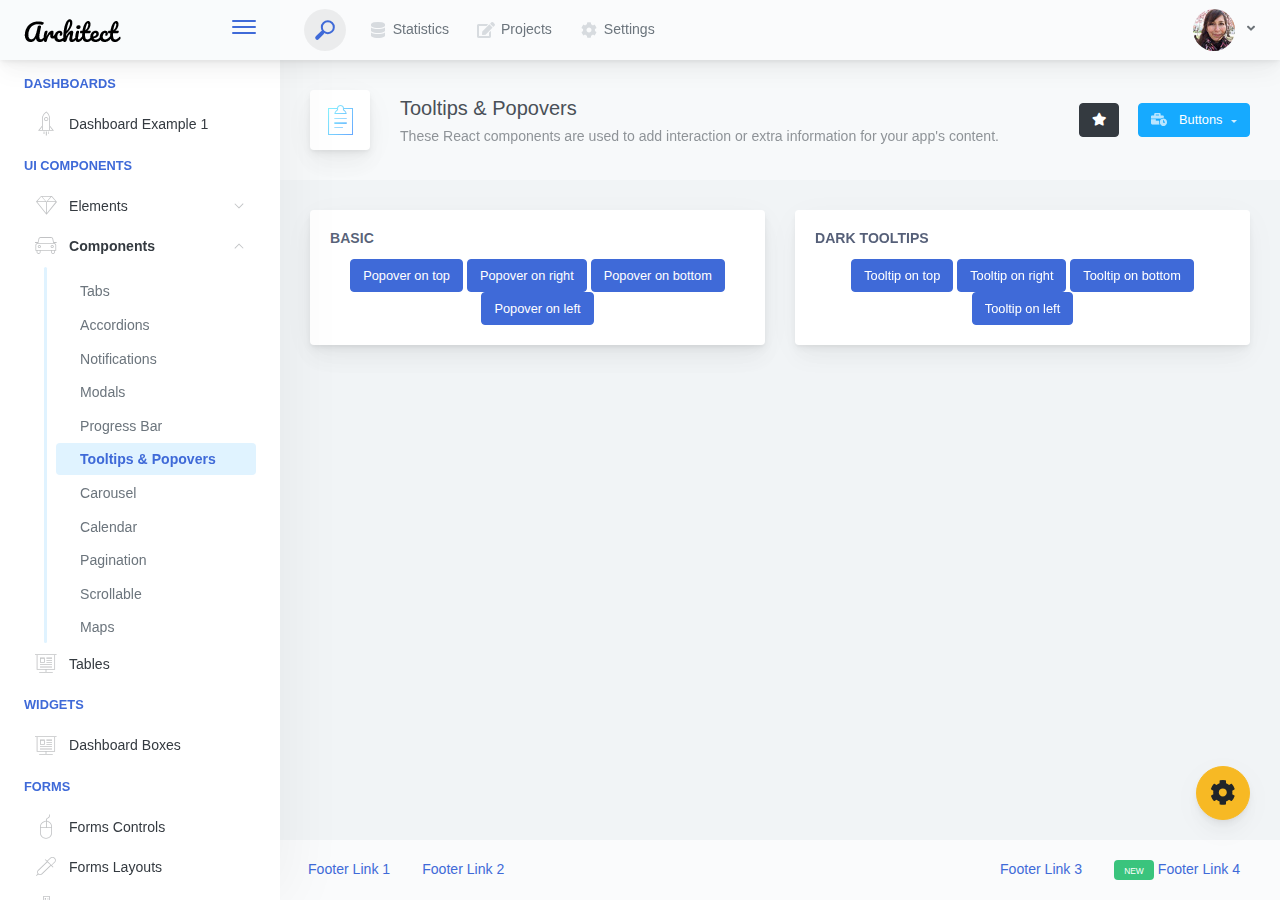
<file: architectui-html-free/architectui-html-free/components-tooltips-popovers.html>
<!doctype html>
<html lang="en">

<head>
    <meta charset="utf-8">
    <meta http-equiv="X-UA-Compatible" content="IE=edge">
    <meta http-equiv="Content-Language" content="en">
    <meta http-equiv="Content-Type" content="text/html; charset=utf-8"/>
    <title>Tooltips &amp; Popovers - These React components are used to add interaction or extra information for your app&#x27;s content.</title>
    <meta name="viewport" content="width=device-width, initial-scale=1, maximum-scale=1, user-scalable=no, shrink-to-fit=no" />
    <meta name="description" content="These React components are used to add interaction or extra information for your app&#x27;s content.">
    <meta name="msapplication-tap-highlight" content="no">
    <!--
    =========================================================
    * ArchitectUI HTML Theme Dashboard - v1.0.0
    =========================================================
    * Product Page: https://dashboardpack.com
    * Copyright 2019 DashboardPack (https://dashboardpack.com)
    * Licensed under MIT (https://github.com/DashboardPack/architectui-html-theme-free/blob/master/LICENSE)
    =========================================================
    * The above copyright notice and this permission notice shall be included in all copies or substantial portions of the Software.
    -->
<link href="./main.css" rel="stylesheet"></head>
<body>
    <div class="app-container app-theme-white body-tabs-shadow fixed-sidebar fixed-header">
        <div class="app-header header-shadow">
            <div class="app-header__logo">
                <div class="logo-src"></div>
                <div class="header__pane ml-auto">
                    <div>
                        <button type="button" class="hamburger close-sidebar-btn hamburger--elastic" data-class="closed-sidebar">
                            <span class="hamburger-box">
                                <span class="hamburger-inner"></span>
                            </span>
                        </button>
                    </div>
                </div>
            </div>
            <div class="app-header__mobile-menu">
                <div>
                    <button type="button" class="hamburger hamburger--elastic mobile-toggle-nav">
                        <span class="hamburger-box">
                            <span class="hamburger-inner"></span>
                        </span>
                    </button>
                </div>
            </div>
            <div class="app-header__menu">
                <span>
                    <button type="button" class="btn-icon btn-icon-only btn btn-primary btn-sm mobile-toggle-header-nav">
                        <span class="btn-icon-wrapper">
                            <i class="fa fa-ellipsis-v fa-w-6"></i>
                        </span>
                    </button>
                </span>
            </div>    <div class="app-header__content">
                <div class="app-header-left">
                    <div class="search-wrapper">
                        <div class="input-holder">
                            <input type="text" class="search-input" placeholder="Type to search">
                            <button class="search-icon"><span></span></button>
                        </div>
                        <button class="close"></button>
                    </div>
                    <ul class="header-menu nav">
                        <li class="nav-item">
                            <a href="javascript:void(0);" class="nav-link">
                                <i class="nav-link-icon fa fa-database"> </i>
                                Statistics
                            </a>
                        </li>
                        <li class="btn-group nav-item">
                            <a href="javascript:void(0);" class="nav-link">
                                <i class="nav-link-icon fa fa-edit"></i>
                                Projects
                            </a>
                        </li>
                        <li class="dropdown nav-item">
                            <a href="javascript:void(0);" class="nav-link">
                                <i class="nav-link-icon fa fa-cog"></i>
                                Settings
                            </a>
                        </li>
                    </ul>        </div>
                <div class="app-header-right">
                    <div class="header-btn-lg pr-0">
                        <div class="widget-content p-0">
                            <div class="widget-content-wrapper">
                                <div class="widget-content-left">
                                    <div class="btn-group">
                                        <a data-toggle="dropdown" aria-haspopup="true" aria-expanded="false" class="p-0 btn">
                                            <img width="42" class="rounded-circle" src="assets/images/avatars/1.jpg" alt="">
                                            <i class="fa fa-angle-down ml-2 opacity-8"></i>
                                        </a>
                                        <div tabindex="-1" role="menu" aria-hidden="true" class="dropdown-menu dropdown-menu-right">
                                            <button type="button" tabindex="0" class="dropdown-item">User Account</button>
                                            <button type="button" tabindex="0" class="dropdown-item">Settings</button>
                                            <h6 tabindex="-1" class="dropdown-header">Header</h6>
                                            <button type="button" tabindex="0" class="dropdown-item">Actions</button>
                                            <div tabindex="-1" class="dropdown-divider"></div>
                                            <button type="button" tabindex="0" class="dropdown-item">Dividers</button>
                                        </div>
                                    </div>
                                </div>
                                <div class="widget-content-left  ml-3 header-user-info">
                                    <div class="widget-heading">
                                        Alina Mclourd
                                    </div>
                                    <div class="widget-subheading">
                                        VP People Manager
                                    </div>
                                </div>
                                <div class="widget-content-right header-user-info ml-3">
                                    <button type="button" class="btn-shadow p-1 btn btn-primary btn-sm show-toastr-example">
                                        <i class="fa text-white fa-calendar pr-1 pl-1"></i>
                                    </button>
                                </div>
                            </div>
                        </div>
                    </div>        </div>
            </div>
        </div>        <div class="ui-theme-settings">
            <button type="button" id="TooltipDemo" class="btn-open-options btn btn-warning">
                <i class="fa fa-cog fa-w-16 fa-spin fa-2x"></i>
            </button>
            <div class="theme-settings__inner">
                <div class="scrollbar-container">
                    <div class="theme-settings__options-wrapper">
                        <h3 class="themeoptions-heading">Layout Options
                        </h3>
                        <div class="p-3">
                            <ul class="list-group">
                                <li class="list-group-item">
                                    <div class="widget-content p-0">
                                        <div class="widget-content-wrapper">
                                            <div class="widget-content-left mr-3">
                                                <div class="switch has-switch switch-container-class" data-class="fixed-header">
                                                    <div class="switch-animate switch-on">
                                                        <input type="checkbox" checked data-toggle="toggle" data-onstyle="success">
                                                    </div>
                                                </div>
                                            </div>
                                            <div class="widget-content-left">
                                                <div class="widget-heading">Fixed Header
                                                </div>
                                                <div class="widget-subheading">Makes the header top fixed, always visible!
                                                </div>
                                            </div>
                                        </div>
                                    </div>
                                </li>
                                <li class="list-group-item">
                                    <div class="widget-content p-0">
                                        <div class="widget-content-wrapper">
                                            <div class="widget-content-left mr-3">
                                                <div class="switch has-switch switch-container-class" data-class="fixed-sidebar">
                                                    <div class="switch-animate switch-on">
                                                        <input type="checkbox" checked data-toggle="toggle" data-onstyle="success">
                                                    </div>
                                                </div>
                                            </div>
                                            <div class="widget-content-left">
                                                <div class="widget-heading">Fixed Sidebar
                                                </div>
                                                <div class="widget-subheading">Makes the sidebar left fixed, always visible!
                                                </div>
                                            </div>
                                        </div>
                                    </div>
                                </li>
                                <li class="list-group-item">
                                    <div class="widget-content p-0">
                                        <div class="widget-content-wrapper">
                                            <div class="widget-content-left mr-3">
                                                <div class="switch has-switch switch-container-class" data-class="fixed-footer">
                                                    <div class="switch-animate switch-off">
                                                        <input type="checkbox" data-toggle="toggle" data-onstyle="success">
                                                    </div>
                                                </div>
                                            </div>
                                            <div class="widget-content-left">
                                                <div class="widget-heading">Fixed Footer
                                                </div>
                                                <div class="widget-subheading">Makes the app footer bottom fixed, always visible!
                                                </div>
                                            </div>
                                        </div>
                                    </div>
                                </li>
                            </ul>
                        </div>
                        <h3 class="themeoptions-heading">
                            <div>
                                Header Options
                            </div>
                            <button type="button" class="btn-pill btn-shadow btn-wide ml-auto btn btn-focus btn-sm switch-header-cs-class" data-class="">
                                Restore Default
                            </button>
                        </h3>
                        <div class="p-3">
                            <ul class="list-group">
                                <li class="list-group-item">
                                    <h5 class="pb-2">Choose Color Scheme
                                    </h5>
                                    <div class="theme-settings-swatches">
                                        <div class="swatch-holder bg-primary switch-header-cs-class" data-class="bg-primary header-text-light">
                                        </div>
                                        <div class="swatch-holder bg-secondary switch-header-cs-class" data-class="bg-secondary header-text-light">
                                        </div>
                                        <div class="swatch-holder bg-success switch-header-cs-class" data-class="bg-success header-text-dark">
                                        </div>
                                        <div class="swatch-holder bg-info switch-header-cs-class" data-class="bg-info header-text-dark">
                                        </div>
                                        <div class="swatch-holder bg-warning switch-header-cs-class" data-class="bg-warning header-text-dark">
                                        </div>
                                        <div class="swatch-holder bg-danger switch-header-cs-class" data-class="bg-danger header-text-light">
                                        </div>
                                        <div class="swatch-holder bg-light switch-header-cs-class" data-class="bg-light header-text-dark">
                                        </div>
                                        <div class="swatch-holder bg-dark switch-header-cs-class" data-class="bg-dark header-text-light">
                                        </div>
                                        <div class="swatch-holder bg-focus switch-header-cs-class" data-class="bg-focus header-text-light">
                                        </div>
                                        <div class="swatch-holder bg-alternate switch-header-cs-class" data-class="bg-alternate header-text-light">
                                        </div>
                                        <div class="divider">
                                        </div>
                                        <div class="swatch-holder bg-vicious-stance switch-header-cs-class" data-class="bg-vicious-stance header-text-light">
                                        </div>
                                        <div class="swatch-holder bg-midnight-bloom switch-header-cs-class" data-class="bg-midnight-bloom header-text-light">
                                        </div>
                                        <div class="swatch-holder bg-night-sky switch-header-cs-class" data-class="bg-night-sky header-text-light">
                                        </div>
                                        <div class="swatch-holder bg-slick-carbon switch-header-cs-class" data-class="bg-slick-carbon header-text-light">
                                        </div>
                                        <div class="swatch-holder bg-asteroid switch-header-cs-class" data-class="bg-asteroid header-text-light">
                                        </div>
                                        <div class="swatch-holder bg-royal switch-header-cs-class" data-class="bg-royal header-text-light">
                                        </div>
                                        <div class="swatch-holder bg-warm-flame switch-header-cs-class" data-class="bg-warm-flame header-text-dark">
                                        </div>
                                        <div class="swatch-holder bg-night-fade switch-header-cs-class" data-class="bg-night-fade header-text-dark">
                                        </div>
                                        <div class="swatch-holder bg-sunny-morning switch-header-cs-class" data-class="bg-sunny-morning header-text-dark">
                                        </div>
                                        <div class="swatch-holder bg-tempting-azure switch-header-cs-class" data-class="bg-tempting-azure header-text-dark">
                                        </div>
                                        <div class="swatch-holder bg-amy-crisp switch-header-cs-class" data-class="bg-amy-crisp header-text-dark">
                                        </div>
                                        <div class="swatch-holder bg-heavy-rain switch-header-cs-class" data-class="bg-heavy-rain header-text-dark">
                                        </div>
                                        <div class="swatch-holder bg-mean-fruit switch-header-cs-class" data-class="bg-mean-fruit header-text-dark">
                                        </div>
                                        <div class="swatch-holder bg-malibu-beach switch-header-cs-class" data-class="bg-malibu-beach header-text-light">
                                        </div>
                                        <div class="swatch-holder bg-deep-blue switch-header-cs-class" data-class="bg-deep-blue header-text-dark">
                                        </div>
                                        <div class="swatch-holder bg-ripe-malin switch-header-cs-class" data-class="bg-ripe-malin header-text-light">
                                        </div>
                                        <div class="swatch-holder bg-arielle-smile switch-header-cs-class" data-class="bg-arielle-smile header-text-light">
                                        </div>
                                        <div class="swatch-holder bg-plum-plate switch-header-cs-class" data-class="bg-plum-plate header-text-light">
                                        </div>
                                        <div class="swatch-holder bg-happy-fisher switch-header-cs-class" data-class="bg-happy-fisher header-text-dark">
                                        </div>
                                        <div class="swatch-holder bg-happy-itmeo switch-header-cs-class" data-class="bg-happy-itmeo header-text-light">
                                        </div>
                                        <div class="swatch-holder bg-mixed-hopes switch-header-cs-class" data-class="bg-mixed-hopes header-text-light">
                                        </div>
                                        <div class="swatch-holder bg-strong-bliss switch-header-cs-class" data-class="bg-strong-bliss header-text-light">
                                        </div>
                                        <div class="swatch-holder bg-grow-early switch-header-cs-class" data-class="bg-grow-early header-text-light">
                                        </div>
                                        <div class="swatch-holder bg-love-kiss switch-header-cs-class" data-class="bg-love-kiss header-text-light">
                                        </div>
                                        <div class="swatch-holder bg-premium-dark switch-header-cs-class" data-class="bg-premium-dark header-text-light">
                                        </div>
                                        <div class="swatch-holder bg-happy-green switch-header-cs-class" data-class="bg-happy-green header-text-light">
                                        </div>
                                    </div>
                                </li>
                            </ul>
                        </div>
                        <h3 class="themeoptions-heading">
                            <div>Sidebar Options</div>
                            <button type="button" class="btn-pill btn-shadow btn-wide ml-auto btn btn-focus btn-sm switch-sidebar-cs-class" data-class="">
                                Restore Default
                            </button>
                        </h3>
                        <div class="p-3">
                            <ul class="list-group">
                                <li class="list-group-item">
                                    <h5 class="pb-2">Choose Color Scheme
                                    </h5>
                                    <div class="theme-settings-swatches">
                                        <div class="swatch-holder bg-primary switch-sidebar-cs-class" data-class="bg-primary sidebar-text-light">
                                        </div>
                                        <div class="swatch-holder bg-secondary switch-sidebar-cs-class" data-class="bg-secondary sidebar-text-light">
                                        </div>
                                        <div class="swatch-holder bg-success switch-sidebar-cs-class" data-class="bg-success sidebar-text-dark">
                                        </div>
                                        <div class="swatch-holder bg-info switch-sidebar-cs-class" data-class="bg-info sidebar-text-dark">
                                        </div>
                                        <div class="swatch-holder bg-warning switch-sidebar-cs-class" data-class="bg-warning sidebar-text-dark">
                                        </div>
                                        <div class="swatch-holder bg-danger switch-sidebar-cs-class" data-class="bg-danger sidebar-text-light">
                                        </div>
                                        <div class="swatch-holder bg-light switch-sidebar-cs-class" data-class="bg-light sidebar-text-dark">
                                        </div>
                                        <div class="swatch-holder bg-dark switch-sidebar-cs-class" data-class="bg-dark sidebar-text-light">
                                        </div>
                                        <div class="swatch-holder bg-focus switch-sidebar-cs-class" data-class="bg-focus sidebar-text-light">
                                        </div>
                                        <div class="swatch-holder bg-alternate switch-sidebar-cs-class" data-class="bg-alternate sidebar-text-light">
                                        </div>
                                        <div class="divider">
                                        </div>
                                        <div class="swatch-holder bg-vicious-stance switch-sidebar-cs-class" data-class="bg-vicious-stance sidebar-text-light">
                                        </div>
                                        <div class="swatch-holder bg-midnight-bloom switch-sidebar-cs-class" data-class="bg-midnight-bloom sidebar-text-light">
                                        </div>
                                        <div class="swatch-holder bg-night-sky switch-sidebar-cs-class" data-class="bg-night-sky sidebar-text-light">
                                        </div>
                                        <div class="swatch-holder bg-slick-carbon switch-sidebar-cs-class" data-class="bg-slick-carbon sidebar-text-light">
                                        </div>
                                        <div class="swatch-holder bg-asteroid switch-sidebar-cs-class" data-class="bg-asteroid sidebar-text-light">
                                        </div>
                                        <div class="swatch-holder bg-royal switch-sidebar-cs-class" data-class="bg-royal sidebar-text-light">
                                        </div>
                                        <div class="swatch-holder bg-warm-flame switch-sidebar-cs-class" data-class="bg-warm-flame sidebar-text-dark">
                                        </div>
                                        <div class="swatch-holder bg-night-fade switch-sidebar-cs-class" data-class="bg-night-fade sidebar-text-dark">
                                        </div>
                                        <div class="swatch-holder bg-sunny-morning switch-sidebar-cs-class" data-class="bg-sunny-morning sidebar-text-dark">
                                        </div>
                                        <div class="swatch-holder bg-tempting-azure switch-sidebar-cs-class" data-class="bg-tempting-azure sidebar-text-dark">
                                        </div>
                                        <div class="swatch-holder bg-amy-crisp switch-sidebar-cs-class" data-class="bg-amy-crisp sidebar-text-dark">
                                        </div>
                                        <div class="swatch-holder bg-heavy-rain switch-sidebar-cs-class" data-class="bg-heavy-rain sidebar-text-dark">
                                        </div>
                                        <div class="swatch-holder bg-mean-fruit switch-sidebar-cs-class" data-class="bg-mean-fruit sidebar-text-dark">
                                        </div>
                                        <div class="swatch-holder bg-malibu-beach switch-sidebar-cs-class" data-class="bg-malibu-beach sidebar-text-light">
                                        </div>
                                        <div class="swatch-holder bg-deep-blue switch-sidebar-cs-class" data-class="bg-deep-blue sidebar-text-dark">
                                        </div>
                                        <div class="swatch-holder bg-ripe-malin switch-sidebar-cs-class" data-class="bg-ripe-malin sidebar-text-light">
                                        </div>
                                        <div class="swatch-holder bg-arielle-smile switch-sidebar-cs-class" data-class="bg-arielle-smile sidebar-text-light">
                                        </div>
                                        <div class="swatch-holder bg-plum-plate switch-sidebar-cs-class" data-class="bg-plum-plate sidebar-text-light">
                                        </div>
                                        <div class="swatch-holder bg-happy-fisher switch-sidebar-cs-class" data-class="bg-happy-fisher sidebar-text-dark">
                                        </div>
                                        <div class="swatch-holder bg-happy-itmeo switch-sidebar-cs-class" data-class="bg-happy-itmeo sidebar-text-light">
                                        </div>
                                        <div class="swatch-holder bg-mixed-hopes switch-sidebar-cs-class" data-class="bg-mixed-hopes sidebar-text-light">
                                        </div>
                                        <div class="swatch-holder bg-strong-bliss switch-sidebar-cs-class" data-class="bg-strong-bliss sidebar-text-light">
                                        </div>
                                        <div class="swatch-holder bg-grow-early switch-sidebar-cs-class" data-class="bg-grow-early sidebar-text-light">
                                        </div>
                                        <div class="swatch-holder bg-love-kiss switch-sidebar-cs-class" data-class="bg-love-kiss sidebar-text-light">
                                        </div>
                                        <div class="swatch-holder bg-premium-dark switch-sidebar-cs-class" data-class="bg-premium-dark sidebar-text-light">
                                        </div>
                                        <div class="swatch-holder bg-happy-green switch-sidebar-cs-class" data-class="bg-happy-green sidebar-text-light">
                                        </div>
                                    </div>
                                </li>
                            </ul>
                        </div>
                        <h3 class="themeoptions-heading">
                            <div>Main Content Options</div>
                            <button type="button" class="btn-pill btn-shadow btn-wide ml-auto active btn btn-focus btn-sm">Restore Default
                            </button>
                        </h3>
                        <div class="p-3">
                            <ul class="list-group">
                                <li class="list-group-item">
                                    <h5 class="pb-2">Page Section Tabs
                                    </h5>
                                    <div class="theme-settings-swatches">
                                        <div role="group" class="mt-2 btn-group">
                                            <button type="button" class="btn-wide btn-shadow btn-primary btn btn-secondary switch-theme-class" data-class="body-tabs-line">
                                                Line
                                            </button>
                                            <button type="button" class="btn-wide btn-shadow btn-primary active btn btn-secondary switch-theme-class" data-class="body-tabs-shadow">
                                                Shadow
                                            </button>
                                        </div>
                                    </div>
                                </li>
                            </ul>
                        </div>
                    </div>
                </div>
            </div>
        </div>        <div class="app-main">
                <div class="app-sidebar sidebar-shadow">
                    <div class="app-header__logo">
                        <div class="logo-src"></div>
                        <div class="header__pane ml-auto">
                            <div>
                                <button type="button" class="hamburger close-sidebar-btn hamburger--elastic" data-class="closed-sidebar">
                                    <span class="hamburger-box">
                                        <span class="hamburger-inner"></span>
                                    </span>
                                </button>
                            </div>
                        </div>
                    </div>
                    <div class="app-header__mobile-menu">
                        <div>
                            <button type="button" class="hamburger hamburger--elastic mobile-toggle-nav">
                                <span class="hamburger-box">
                                    <span class="hamburger-inner"></span>
                                </span>
                            </button>
                        </div>
                    </div>
                    <div class="app-header__menu">
                        <span>
                            <button type="button" class="btn-icon btn-icon-only btn btn-primary btn-sm mobile-toggle-header-nav">
                                <span class="btn-icon-wrapper">
                                    <i class="fa fa-ellipsis-v fa-w-6"></i>
                                </span>
                            </button>
                        </span>
                    </div>    <div class="scrollbar-sidebar">
                        <div class="app-sidebar__inner">
                            <ul class="vertical-nav-menu">
                                <li class="app-sidebar__heading">Dashboards</li>
                                <li>
                                    <a href="index.html">
                                        <i class="metismenu-icon pe-7s-rocket"></i>
                                        Dashboard Example 1
                                    </a>
                                </li>
                                <li class="app-sidebar__heading">UI Components</li>
                                <li
                                    
                                    
                                    
                                    
                                    
                                    
                                    
                                    
                                >
                                    <a href="#">
                                        <i class="metismenu-icon pe-7s-diamond"></i>
                                        Elements
                                        <i class="metismenu-state-icon pe-7s-angle-down caret-left"></i>
                                    </a>
                                    <ul
                                        
                                        
                                        
                                        
                                        
                                        
                                        
                                        
                                    >
                                        <li>
                                            <a href="elements-buttons-standard.html">
                                                <i class="metismenu-icon"></i>
                                                Buttons
                                            </a>
                                        </li>
                                        <li>
                                            <a href="elements-dropdowns.html">
                                                <i class="metismenu-icon">
                                                </i>Dropdowns
                                            </a>
                                        </li>
                                        <li>
                                            <a href="elements-icons.html">
                                                <i class="metismenu-icon">
                                                </i>Icons
                                            </a>
                                        </li>
                                        <li>
                                            <a href="elements-badges-labels.html">
                                                <i class="metismenu-icon">
                                                </i>Badges
                                            </a>
                                        </li>
                                        <li>
                                            <a href="elements-cards.html">
                                                <i class="metismenu-icon">
                                                </i>Cards
                                            </a>
                                        </li>
                                        <li>
                                            <a href="elements-list-group.html">
                                                <i class="metismenu-icon">
                                                </i>List Groups
                                            </a>
                                        </li>
                                        <li>
                                            <a href="elements-navigation.html">
                                                <i class="metismenu-icon">
                                                </i>Navigation Menus
                                            </a>
                                        </li>
                                        <li>
                                            <a href="elements-utilities.html">
                                                <i class="metismenu-icon">
                                                </i>Utilities
                                            </a>
                                        </li>
                                    </ul>
                                </li>
                                <li
                                    
                                    
                                    
                                    
                                    
                                     class="mm-active"
                                    
                                    
                                    
                                    
                                    
                                >
                                    <a href="#">
                                        <i class="metismenu-icon pe-7s-car"></i>
                                        Components
                                        <i class="metismenu-state-icon pe-7s-angle-down caret-left"></i>
                                    </a>
                                    <ul
                                        
                                        
                                        
                                        
                                        
                                         class="mm-show"
                                        
                                        
                                        
                                        
                                        
                                    >
                                        <li>
                                            <a href="components-tabs.html">
                                                <i class="metismenu-icon">
                                                </i>Tabs
                                            </a>
                                        </li>
                                        <li>
                                            <a href="components-accordions.html">
                                                <i class="metismenu-icon">
                                                </i>Accordions
                                            </a>
                                        </li>
                                        <li>
                                            <a href="components-notifications.html">
                                                <i class="metismenu-icon">
                                                </i>Notifications
                                            </a>
                                        </li>
                                        <li>
                                            <a href="components-modals.html">
                                                <i class="metismenu-icon">
                                                </i>Modals
                                            </a>
                                        </li>
                                        <li>
                                            <a href="components-progress-bar.html">
                                                <i class="metismenu-icon">
                                                </i>Progress Bar
                                            </a>
                                        </li>
                                        <li>
                                            <a href="components-tooltips-popovers.html" class="mm-active">
                                                <i class="metismenu-icon">
                                                </i>Tooltips &amp; Popovers
                                            </a>
                                        </li>
                                        <li>
                                            <a href="components-carousel.html">
                                                <i class="metismenu-icon">
                                                </i>Carousel
                                            </a>
                                        </li>
                                        <li>
                                            <a href="components-calendar.html">
                                                <i class="metismenu-icon">
                                                </i>Calendar
                                            </a>
                                        </li>
                                        <li>
                                            <a href="components-pagination.html">
                                                <i class="metismenu-icon">
                                                </i>Pagination
                                            </a>
                                        </li>
                                        <li>
                                            <a href="components-scrollable-elements.html">
                                                <i class="metismenu-icon">
                                                </i>Scrollable
                                            </a>
                                        </li>
                                        <li>
                                            <a href="components-maps.html">
                                                <i class="metismenu-icon">
                                                </i>Maps
                                            </a>
                                        </li>
                                    </ul>
                                </li>
                                <li  >
                                    <a href="tables-regular.html">
                                        <i class="metismenu-icon pe-7s-display2"></i>
                                        Tables
                                    </a>
                                </li>
                                <li class="app-sidebar__heading">Widgets</li>
                                <li>
                                    <a href="dashboard-boxes.html">
                                        <i class="metismenu-icon pe-7s-display2"></i>
                                        Dashboard Boxes
                                    </a>
                                </li>
                                <li class="app-sidebar__heading">Forms</li>
                                <li>
                                    <a href="forms-controls.html">
                                        <i class="metismenu-icon pe-7s-mouse">
                                        </i>Forms Controls
                                    </a>
                                </li>
                                <li>
                                    <a href="forms-layouts.html">
                                        <i class="metismenu-icon pe-7s-eyedropper">
                                        </i>Forms Layouts
                                    </a>
                                </li>
                                <li>
                                    <a href="forms-validation.html">
                                        <i class="metismenu-icon pe-7s-pendrive">
                                        </i>Forms Validation
                                    </a>
                                </li>
                                <li class="app-sidebar__heading">Charts</li>
                                <li>
                                    <a href="charts-chartjs.html">
                                        <i class="metismenu-icon pe-7s-graph2">
                                        </i>ChartJS
                                    </a>
                                </li>
                                <li class="app-sidebar__heading">PRO Version</li>
                                <li>
                                    <a href="https://dashboardpack.com/theme-details/architectui-dashboard-html-pro/" target="_blank">
                                        <i class="metismenu-icon pe-7s-graph2">
                                        </i>
                                        Upgrade to PRO
                                    </a>
                                </li>
                            </ul>
                        </div>
                    </div>
                </div>    <div class="app-main__outer">
                    <div class="app-main__inner">
                        <div class="app-page-title">
                            <div class="page-title-wrapper">
                                <div class="page-title-heading">
                                    <div class="page-title-icon">
                                        <i class="pe-7s-note2 icon-gradient bg-happy-fisher">
                                        </i>
                                    </div>
                                    <div>Tooltips &amp; Popovers
                                        <div class="page-title-subheading">These React components are used to add interaction or extra information for your app&#x27;s content.
                                        </div>
                                    </div>
                                </div>
                                <div class="page-title-actions">
                                    <button type="button" data-toggle="tooltip" title="Example Tooltip" data-placement="bottom" class="btn-shadow mr-3 btn btn-dark">
                                        <i class="fa fa-star"></i>
                                    </button>
                                    <div class="d-inline-block dropdown">
                                        <button type="button" data-toggle="dropdown" aria-haspopup="true" aria-expanded="false" class="btn-shadow dropdown-toggle btn btn-info">
                                            <span class="btn-icon-wrapper pr-2 opacity-7">
                                                <i class="fa fa-business-time fa-w-20"></i>
                                            </span>
                                            Buttons
                                        </button>
                                        <div tabindex="-1" role="menu" aria-hidden="true" class="dropdown-menu dropdown-menu-right">
                                            <ul class="nav flex-column">
                                                <li class="nav-item">
                                                    <a href="javascript:void(0);" class="nav-link">
                                                        <i class="nav-link-icon lnr-inbox"></i>
                                                        <span>
                                                            Inbox
                                                        </span>
                                                        <div class="ml-auto badge badge-pill badge-secondary">86</div>
                                                    </a>
                                                </li>
                                                <li class="nav-item">
                                                    <a href="javascript:void(0);" class="nav-link">
                                                        <i class="nav-link-icon lnr-book"></i>
                                                        <span>
                                                            Book
                                                        </span>
                                                        <div class="ml-auto badge badge-pill badge-danger">5</div>
                                                    </a>
                                                </li>
                                                <li class="nav-item">
                                                    <a href="javascript:void(0);" class="nav-link">
                                                        <i class="nav-link-icon lnr-picture"></i>
                                                        <span>
                                                            Picture
                                                        </span>
                                                    </a>
                                                </li>
                                                <li class="nav-item">
                                                    <a disabled href="javascript:void(0);" class="nav-link disabled">
                                                        <i class="nav-link-icon lnr-file-empty"></i>
                                                        <span>
                                                            File Disabled
                                                        </span>
                                                    </a>
                                                </li>
                                            </ul>
                                        </div>
                                    </div>
                                </div>    </div>
                        </div>            <div class="row">
                            <div class="col-lg-6">
                                <div class="main-card mb-3 card">
                                    <div class="card-body"><h5 class="card-title">Basic</h5>
                                        <div class="text-center">
                                            <button type="button" class="btn btn-primary" data-container="body" data-toggle="popover" data-placement="top" data-content="Vivamus sagittis lacus vel augue laoreet rutrum faucibus.">
                                                Popover on top
                                            </button>
            
                                            <button type="button" class="btn btn-primary" data-container="body" data-toggle="popover" data-placement="right" data-content="Vivamus sagittis lacus vel augue laoreet rutrum faucibus.">
                                                Popover on right
                                            </button>
            
                                            <button type="button" class="btn btn-primary" data-container="body" data-toggle="popover" data-placement="bottom" data-content="Vivamus
            sagittis lacus vel augue laoreet rutrum faucibus.">
                                                Popover on bottom
                                            </button>
            
                                            <button type="button" class="btn btn-primary" data-container="body" data-toggle="popover" data-placement="left" data-content="Vivamus sagittis lacus vel augue laoreet rutrum faucibus.">
                                                Popover on left
                                            </button>
                                        </div>
                                    </div>
                                </div>
                            </div>
                            <div class="col-lg-6">
                                <div class="main-card mb-3 card">
                                    <div class="card-body"><h5 class="card-title">Dark Tooltips</h5>
                                        <div class="text-center">
                                            <button type="button" class="btn btn-primary" data-toggle="tooltip" data-placement="top" title="Tooltip on top">
                                                Tooltip on top
                                            </button>
                                            <button type="button" class="btn btn-primary" data-toggle="tooltip" data-placement="right" title="Tooltip on right">
                                                Tooltip on right
                                            </button>
                                            <button type="button" class="btn btn-primary" data-toggle="tooltip" data-placement="bottom" title="Tooltip on bottom">
                                                Tooltip on bottom
                                            </button>
                                            <button type="button" class="btn btn-primary" data-toggle="tooltip" data-placement="left" title="Tooltip on left">
                                                Tooltip on left
                                            </button>
                                        </div>
                                    </div>
                                </div>
                            </div>
                        </div>
                    </div>
                    <div class="app-wrapper-footer">
                        <div class="app-footer">
                            <div class="app-footer__inner">
                                <div class="app-footer-left">
                                    <ul class="nav">
                                        <li class="nav-item">
                                            <a href="javascript:void(0);" class="nav-link">
                                                Footer Link 1
                                            </a>
                                        </li>
                                        <li class="nav-item">
                                            <a href="javascript:void(0);" class="nav-link">
                                                Footer Link 2
                                            </a>
                                        </li>
                                    </ul>
                                </div>
                                <div class="app-footer-right">
                                    <ul class="nav">
                                        <li class="nav-item">
                                            <a href="javascript:void(0);" class="nav-link">
                                                Footer Link 3
                                            </a>
                                        </li>
                                        <li class="nav-item">
                                            <a href="javascript:void(0);" class="nav-link">
                                                <div class="badge badge-success mr-1 ml-0">
                                                    <small>NEW</small>
                                                </div>
                                                Footer Link 4
                                            </a>
                                        </li>
                                    </ul>
                                </div>
                            </div>
                        </div>
                    </div>    </div>
        </div>
    </div>
<script type="text/javascript" src="./assets/scripts/main.js"></script></body>
</html>
</file>
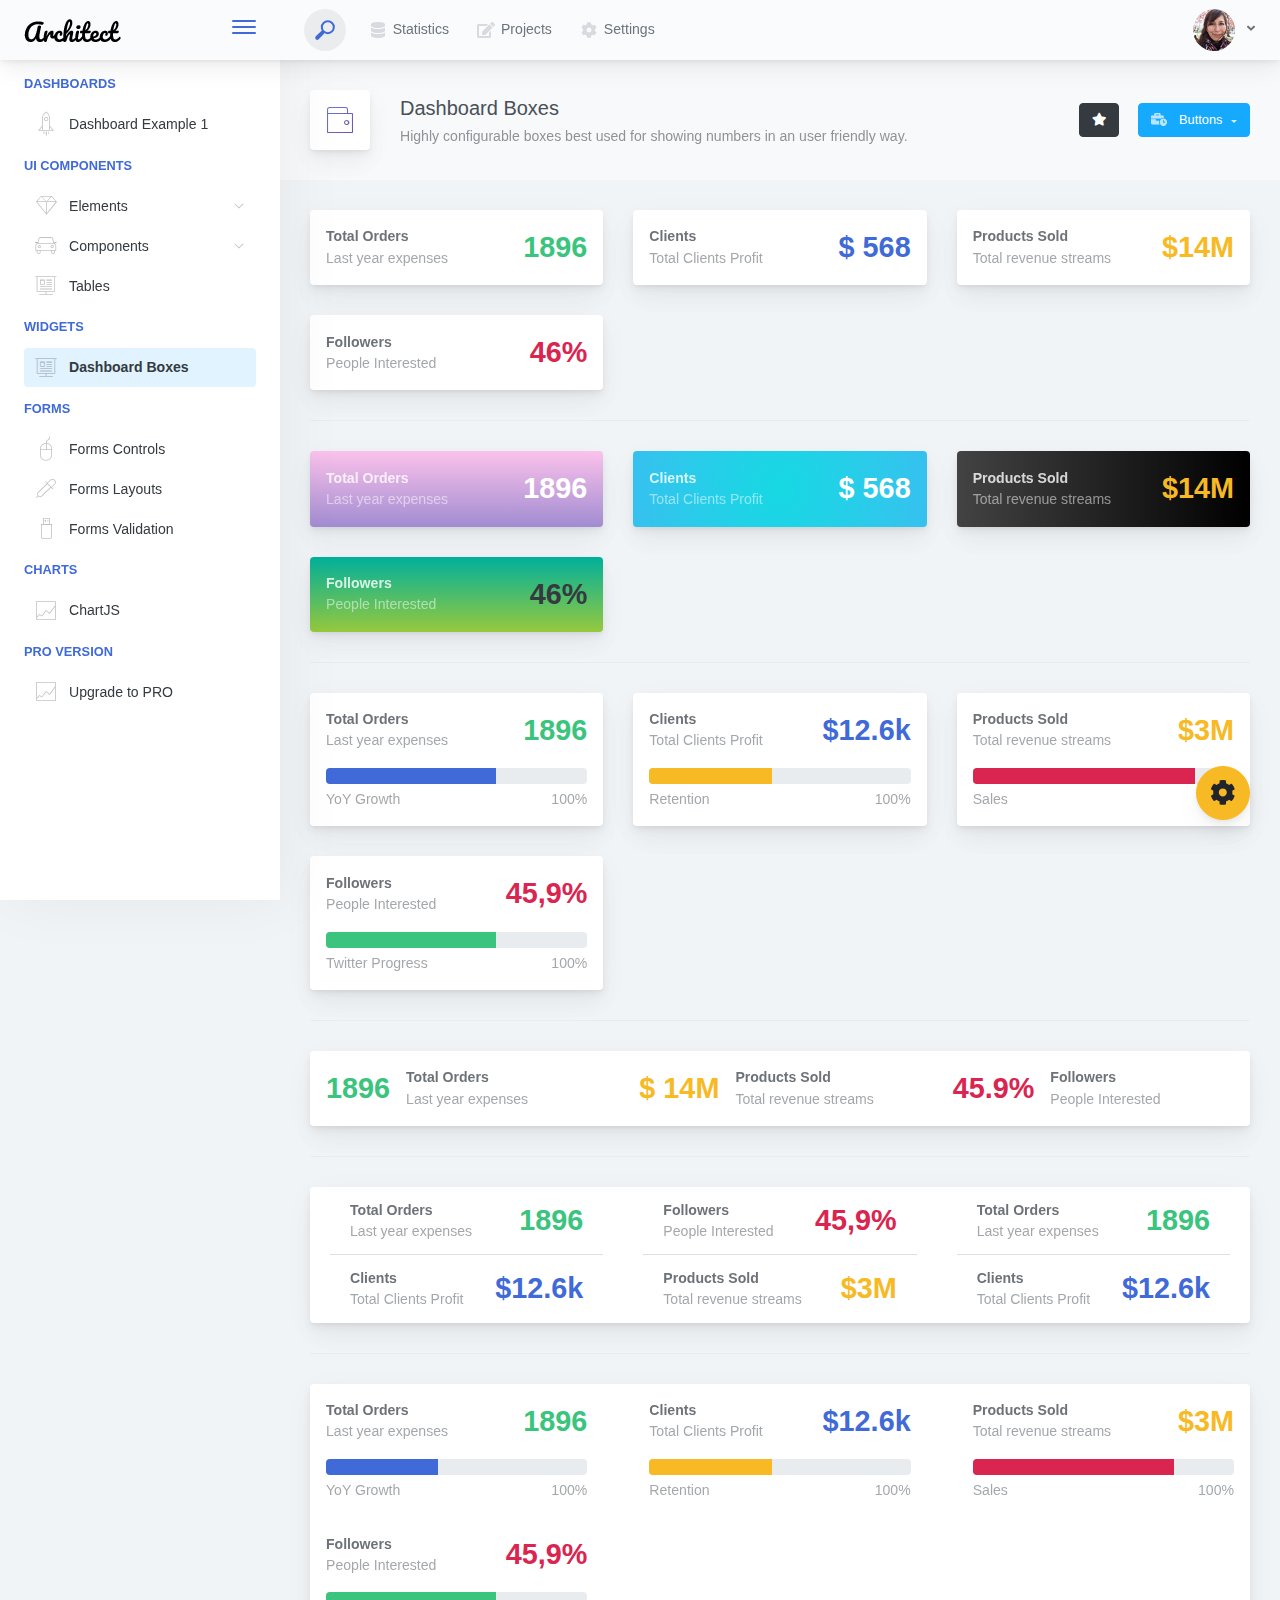
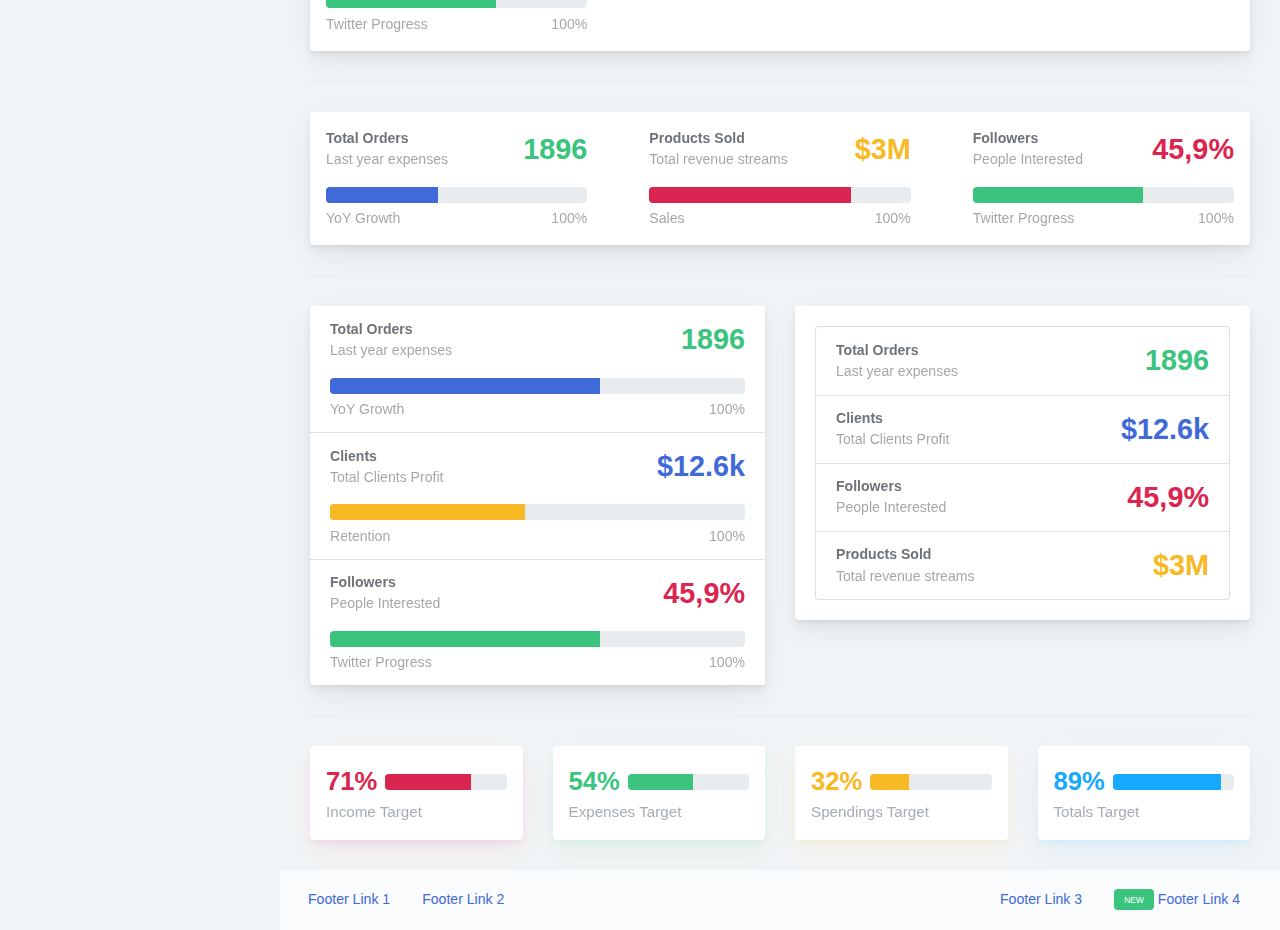
<file: architectui-html-free/architectui-html-free/dashboard-boxes.html>
<!doctype html>
<html lang="en">

<head>
    <meta charset="utf-8">
    <meta http-equiv="X-UA-Compatible" content="IE=edge">
    <meta http-equiv="Content-Language" content="en">
    <meta http-equiv="Content-Type" content="text/html; charset=utf-8"/>
    <title>Dashboard Boxes - Highly configurable boxes best used for showing numbers in an user friendly way.</title>
    <meta name="viewport" content="width=device-width, initial-scale=1, maximum-scale=1, user-scalable=no, shrink-to-fit=no" />
    <meta name="description" content="Highly configurable boxes best used for showing numbers in an user friendly way.">
    <meta name="msapplication-tap-highlight" content="no">
    <!--
    =========================================================
    * ArchitectUI HTML Theme Dashboard - v1.0.0
    =========================================================
    * Product Page: https://dashboardpack.com
    * Copyright 2019 DashboardPack (https://dashboardpack.com)
    * Licensed under MIT (https://github.com/DashboardPack/architectui-html-theme-free/blob/master/LICENSE)
    =========================================================
    * The above copyright notice and this permission notice shall be included in all copies or substantial portions of the Software.
    -->
<link href="./main.css" rel="stylesheet"></head>
<body>
    <div class="app-container app-theme-white body-tabs-shadow fixed-sidebar fixed-header">
        <div class="app-header header-shadow">
            <div class="app-header__logo">
                <div class="logo-src"></div>
                <div class="header__pane ml-auto">
                    <div>
                        <button type="button" class="hamburger close-sidebar-btn hamburger--elastic" data-class="closed-sidebar">
                            <span class="hamburger-box">
                                <span class="hamburger-inner"></span>
                            </span>
                        </button>
                    </div>
                </div>
            </div>
            <div class="app-header__mobile-menu">
                <div>
                    <button type="button" class="hamburger hamburger--elastic mobile-toggle-nav">
                        <span class="hamburger-box">
                            <span class="hamburger-inner"></span>
                        </span>
                    </button>
                </div>
            </div>
            <div class="app-header__menu">
                <span>
                    <button type="button" class="btn-icon btn-icon-only btn btn-primary btn-sm mobile-toggle-header-nav">
                        <span class="btn-icon-wrapper">
                            <i class="fa fa-ellipsis-v fa-w-6"></i>
                        </span>
                    </button>
                </span>
            </div>    <div class="app-header__content">
                <div class="app-header-left">
                    <div class="search-wrapper">
                        <div class="input-holder">
                            <input type="text" class="search-input" placeholder="Type to search">
                            <button class="search-icon"><span></span></button>
                        </div>
                        <button class="close"></button>
                    </div>
                    <ul class="header-menu nav">
                        <li class="nav-item">
                            <a href="javascript:void(0);" class="nav-link">
                                <i class="nav-link-icon fa fa-database"> </i>
                                Statistics
                            </a>
                        </li>
                        <li class="btn-group nav-item">
                            <a href="javascript:void(0);" class="nav-link">
                                <i class="nav-link-icon fa fa-edit"></i>
                                Projects
                            </a>
                        </li>
                        <li class="dropdown nav-item">
                            <a href="javascript:void(0);" class="nav-link">
                                <i class="nav-link-icon fa fa-cog"></i>
                                Settings
                            </a>
                        </li>
                    </ul>        </div>
                <div class="app-header-right">
                    <div class="header-btn-lg pr-0">
                        <div class="widget-content p-0">
                            <div class="widget-content-wrapper">
                                <div class="widget-content-left">
                                    <div class="btn-group">
                                        <a data-toggle="dropdown" aria-haspopup="true" aria-expanded="false" class="p-0 btn">
                                            <img width="42" class="rounded-circle" src="assets/images/avatars/1.jpg" alt="">
                                            <i class="fa fa-angle-down ml-2 opacity-8"></i>
                                        </a>
                                        <div tabindex="-1" role="menu" aria-hidden="true" class="dropdown-menu dropdown-menu-right">
                                            <button type="button" tabindex="0" class="dropdown-item">User Account</button>
                                            <button type="button" tabindex="0" class="dropdown-item">Settings</button>
                                            <h6 tabindex="-1" class="dropdown-header">Header</h6>
                                            <button type="button" tabindex="0" class="dropdown-item">Actions</button>
                                            <div tabindex="-1" class="dropdown-divider"></div>
                                            <button type="button" tabindex="0" class="dropdown-item">Dividers</button>
                                        </div>
                                    </div>
                                </div>
                                <div class="widget-content-left  ml-3 header-user-info">
                                    <div class="widget-heading">
                                        Alina Mclourd
                                    </div>
                                    <div class="widget-subheading">
                                        VP People Manager
                                    </div>
                                </div>
                                <div class="widget-content-right header-user-info ml-3">
                                    <button type="button" class="btn-shadow p-1 btn btn-primary btn-sm show-toastr-example">
                                        <i class="fa text-white fa-calendar pr-1 pl-1"></i>
                                    </button>
                                </div>
                            </div>
                        </div>
                    </div>        </div>
            </div>
        </div>        <div class="ui-theme-settings">
            <button type="button" id="TooltipDemo" class="btn-open-options btn btn-warning">
                <i class="fa fa-cog fa-w-16 fa-spin fa-2x"></i>
            </button>
            <div class="theme-settings__inner">
                <div class="scrollbar-container">
                    <div class="theme-settings__options-wrapper">
                        <h3 class="themeoptions-heading">Layout Options
                        </h3>
                        <div class="p-3">
                            <ul class="list-group">
                                <li class="list-group-item">
                                    <div class="widget-content p-0">
                                        <div class="widget-content-wrapper">
                                            <div class="widget-content-left mr-3">
                                                <div class="switch has-switch switch-container-class" data-class="fixed-header">
                                                    <div class="switch-animate switch-on">
                                                        <input type="checkbox" checked data-toggle="toggle" data-onstyle="success">
                                                    </div>
                                                </div>
                                            </div>
                                            <div class="widget-content-left">
                                                <div class="widget-heading">Fixed Header
                                                </div>
                                                <div class="widget-subheading">Makes the header top fixed, always visible!
                                                </div>
                                            </div>
                                        </div>
                                    </div>
                                </li>
                                <li class="list-group-item">
                                    <div class="widget-content p-0">
                                        <div class="widget-content-wrapper">
                                            <div class="widget-content-left mr-3">
                                                <div class="switch has-switch switch-container-class" data-class="fixed-sidebar">
                                                    <div class="switch-animate switch-on">
                                                        <input type="checkbox" checked data-toggle="toggle" data-onstyle="success">
                                                    </div>
                                                </div>
                                            </div>
                                            <div class="widget-content-left">
                                                <div class="widget-heading">Fixed Sidebar
                                                </div>
                                                <div class="widget-subheading">Makes the sidebar left fixed, always visible!
                                                </div>
                                            </div>
                                        </div>
                                    </div>
                                </li>
                                <li class="list-group-item">
                                    <div class="widget-content p-0">
                                        <div class="widget-content-wrapper">
                                            <div class="widget-content-left mr-3">
                                                <div class="switch has-switch switch-container-class" data-class="fixed-footer">
                                                    <div class="switch-animate switch-off">
                                                        <input type="checkbox" data-toggle="toggle" data-onstyle="success">
                                                    </div>
                                                </div>
                                            </div>
                                            <div class="widget-content-left">
                                                <div class="widget-heading">Fixed Footer
                                                </div>
                                                <div class="widget-subheading">Makes the app footer bottom fixed, always visible!
                                                </div>
                                            </div>
                                        </div>
                                    </div>
                                </li>
                            </ul>
                        </div>
                        <h3 class="themeoptions-heading">
                            <div>
                                Header Options
                            </div>
                            <button type="button" class="btn-pill btn-shadow btn-wide ml-auto btn btn-focus btn-sm switch-header-cs-class" data-class="">
                                Restore Default
                            </button>
                        </h3>
                        <div class="p-3">
                            <ul class="list-group">
                                <li class="list-group-item">
                                    <h5 class="pb-2">Choose Color Scheme
                                    </h5>
                                    <div class="theme-settings-swatches">
                                        <div class="swatch-holder bg-primary switch-header-cs-class" data-class="bg-primary header-text-light">
                                        </div>
                                        <div class="swatch-holder bg-secondary switch-header-cs-class" data-class="bg-secondary header-text-light">
                                        </div>
                                        <div class="swatch-holder bg-success switch-header-cs-class" data-class="bg-success header-text-dark">
                                        </div>
                                        <div class="swatch-holder bg-info switch-header-cs-class" data-class="bg-info header-text-dark">
                                        </div>
                                        <div class="swatch-holder bg-warning switch-header-cs-class" data-class="bg-warning header-text-dark">
                                        </div>
                                        <div class="swatch-holder bg-danger switch-header-cs-class" data-class="bg-danger header-text-light">
                                        </div>
                                        <div class="swatch-holder bg-light switch-header-cs-class" data-class="bg-light header-text-dark">
                                        </div>
                                        <div class="swatch-holder bg-dark switch-header-cs-class" data-class="bg-dark header-text-light">
                                        </div>
                                        <div class="swatch-holder bg-focus switch-header-cs-class" data-class="bg-focus header-text-light">
                                        </div>
                                        <div class="swatch-holder bg-alternate switch-header-cs-class" data-class="bg-alternate header-text-light">
                                        </div>
                                        <div class="divider">
                                        </div>
                                        <div class="swatch-holder bg-vicious-stance switch-header-cs-class" data-class="bg-vicious-stance header-text-light">
                                        </div>
                                        <div class="swatch-holder bg-midnight-bloom switch-header-cs-class" data-class="bg-midnight-bloom header-text-light">
                                        </div>
                                        <div class="swatch-holder bg-night-sky switch-header-cs-class" data-class="bg-night-sky header-text-light">
                                        </div>
                                        <div class="swatch-holder bg-slick-carbon switch-header-cs-class" data-class="bg-slick-carbon header-text-light">
                                        </div>
                                        <div class="swatch-holder bg-asteroid switch-header-cs-class" data-class="bg-asteroid header-text-light">
                                        </div>
                                        <div class="swatch-holder bg-royal switch-header-cs-class" data-class="bg-royal header-text-light">
                                        </div>
                                        <div class="swatch-holder bg-warm-flame switch-header-cs-class" data-class="bg-warm-flame header-text-dark">
                                        </div>
                                        <div class="swatch-holder bg-night-fade switch-header-cs-class" data-class="bg-night-fade header-text-dark">
                                        </div>
                                        <div class="swatch-holder bg-sunny-morning switch-header-cs-class" data-class="bg-sunny-morning header-text-dark">
                                        </div>
                                        <div class="swatch-holder bg-tempting-azure switch-header-cs-class" data-class="bg-tempting-azure header-text-dark">
                                        </div>
                                        <div class="swatch-holder bg-amy-crisp switch-header-cs-class" data-class="bg-amy-crisp header-text-dark">
                                        </div>
                                        <div class="swatch-holder bg-heavy-rain switch-header-cs-class" data-class="bg-heavy-rain header-text-dark">
                                        </div>
                                        <div class="swatch-holder bg-mean-fruit switch-header-cs-class" data-class="bg-mean-fruit header-text-dark">
                                        </div>
                                        <div class="swatch-holder bg-malibu-beach switch-header-cs-class" data-class="bg-malibu-beach header-text-light">
                                        </div>
                                        <div class="swatch-holder bg-deep-blue switch-header-cs-class" data-class="bg-deep-blue header-text-dark">
                                        </div>
                                        <div class="swatch-holder bg-ripe-malin switch-header-cs-class" data-class="bg-ripe-malin header-text-light">
                                        </div>
                                        <div class="swatch-holder bg-arielle-smile switch-header-cs-class" data-class="bg-arielle-smile header-text-light">
                                        </div>
                                        <div class="swatch-holder bg-plum-plate switch-header-cs-class" data-class="bg-plum-plate header-text-light">
                                        </div>
                                        <div class="swatch-holder bg-happy-fisher switch-header-cs-class" data-class="bg-happy-fisher header-text-dark">
                                        </div>
                                        <div class="swatch-holder bg-happy-itmeo switch-header-cs-class" data-class="bg-happy-itmeo header-text-light">
                                        </div>
                                        <div class="swatch-holder bg-mixed-hopes switch-header-cs-class" data-class="bg-mixed-hopes header-text-light">
                                        </div>
                                        <div class="swatch-holder bg-strong-bliss switch-header-cs-class" data-class="bg-strong-bliss header-text-light">
                                        </div>
                                        <div class="swatch-holder bg-grow-early switch-header-cs-class" data-class="bg-grow-early header-text-light">
                                        </div>
                                        <div class="swatch-holder bg-love-kiss switch-header-cs-class" data-class="bg-love-kiss header-text-light">
                                        </div>
                                        <div class="swatch-holder bg-premium-dark switch-header-cs-class" data-class="bg-premium-dark header-text-light">
                                        </div>
                                        <div class="swatch-holder bg-happy-green switch-header-cs-class" data-class="bg-happy-green header-text-light">
                                        </div>
                                    </div>
                                </li>
                            </ul>
                        </div>
                        <h3 class="themeoptions-heading">
                            <div>Sidebar Options</div>
                            <button type="button" class="btn-pill btn-shadow btn-wide ml-auto btn btn-focus btn-sm switch-sidebar-cs-class" data-class="">
                                Restore Default
                            </button>
                        </h3>
                        <div class="p-3">
                            <ul class="list-group">
                                <li class="list-group-item">
                                    <h5 class="pb-2">Choose Color Scheme
                                    </h5>
                                    <div class="theme-settings-swatches">
                                        <div class="swatch-holder bg-primary switch-sidebar-cs-class" data-class="bg-primary sidebar-text-light">
                                        </div>
                                        <div class="swatch-holder bg-secondary switch-sidebar-cs-class" data-class="bg-secondary sidebar-text-light">
                                        </div>
                                        <div class="swatch-holder bg-success switch-sidebar-cs-class" data-class="bg-success sidebar-text-dark">
                                        </div>
                                        <div class="swatch-holder bg-info switch-sidebar-cs-class" data-class="bg-info sidebar-text-dark">
                                        </div>
                                        <div class="swatch-holder bg-warning switch-sidebar-cs-class" data-class="bg-warning sidebar-text-dark">
                                        </div>
                                        <div class="swatch-holder bg-danger switch-sidebar-cs-class" data-class="bg-danger sidebar-text-light">
                                        </div>
                                        <div class="swatch-holder bg-light switch-sidebar-cs-class" data-class="bg-light sidebar-text-dark">
                                        </div>
                                        <div class="swatch-holder bg-dark switch-sidebar-cs-class" data-class="bg-dark sidebar-text-light">
                                        </div>
                                        <div class="swatch-holder bg-focus switch-sidebar-cs-class" data-class="bg-focus sidebar-text-light">
                                        </div>
                                        <div class="swatch-holder bg-alternate switch-sidebar-cs-class" data-class="bg-alternate sidebar-text-light">
                                        </div>
                                        <div class="divider">
                                        </div>
                                        <div class="swatch-holder bg-vicious-stance switch-sidebar-cs-class" data-class="bg-vicious-stance sidebar-text-light">
                                        </div>
                                        <div class="swatch-holder bg-midnight-bloom switch-sidebar-cs-class" data-class="bg-midnight-bloom sidebar-text-light">
                                        </div>
                                        <div class="swatch-holder bg-night-sky switch-sidebar-cs-class" data-class="bg-night-sky sidebar-text-light">
                                        </div>
                                        <div class="swatch-holder bg-slick-carbon switch-sidebar-cs-class" data-class="bg-slick-carbon sidebar-text-light">
                                        </div>
                                        <div class="swatch-holder bg-asteroid switch-sidebar-cs-class" data-class="bg-asteroid sidebar-text-light">
                                        </div>
                                        <div class="swatch-holder bg-royal switch-sidebar-cs-class" data-class="bg-royal sidebar-text-light">
                                        </div>
                                        <div class="swatch-holder bg-warm-flame switch-sidebar-cs-class" data-class="bg-warm-flame sidebar-text-dark">
                                        </div>
                                        <div class="swatch-holder bg-night-fade switch-sidebar-cs-class" data-class="bg-night-fade sidebar-text-dark">
                                        </div>
                                        <div class="swatch-holder bg-sunny-morning switch-sidebar-cs-class" data-class="bg-sunny-morning sidebar-text-dark">
                                        </div>
                                        <div class="swatch-holder bg-tempting-azure switch-sidebar-cs-class" data-class="bg-tempting-azure sidebar-text-dark">
                                        </div>
                                        <div class="swatch-holder bg-amy-crisp switch-sidebar-cs-class" data-class="bg-amy-crisp sidebar-text-dark">
                                        </div>
                                        <div class="swatch-holder bg-heavy-rain switch-sidebar-cs-class" data-class="bg-heavy-rain sidebar-text-dark">
                                        </div>
                                        <div class="swatch-holder bg-mean-fruit switch-sidebar-cs-class" data-class="bg-mean-fruit sidebar-text-dark">
                                        </div>
                                        <div class="swatch-holder bg-malibu-beach switch-sidebar-cs-class" data-class="bg-malibu-beach sidebar-text-light">
                                        </div>
                                        <div class="swatch-holder bg-deep-blue switch-sidebar-cs-class" data-class="bg-deep-blue sidebar-text-dark">
                                        </div>
                                        <div class="swatch-holder bg-ripe-malin switch-sidebar-cs-class" data-class="bg-ripe-malin sidebar-text-light">
                                        </div>
                                        <div class="swatch-holder bg-arielle-smile switch-sidebar-cs-class" data-class="bg-arielle-smile sidebar-text-light">
                                        </div>
                                        <div class="swatch-holder bg-plum-plate switch-sidebar-cs-class" data-class="bg-plum-plate sidebar-text-light">
                                        </div>
                                        <div class="swatch-holder bg-happy-fisher switch-sidebar-cs-class" data-class="bg-happy-fisher sidebar-text-dark">
                                        </div>
                                        <div class="swatch-holder bg-happy-itmeo switch-sidebar-cs-class" data-class="bg-happy-itmeo sidebar-text-light">
                                        </div>
                                        <div class="swatch-holder bg-mixed-hopes switch-sidebar-cs-class" data-class="bg-mixed-hopes sidebar-text-light">
                                        </div>
                                        <div class="swatch-holder bg-strong-bliss switch-sidebar-cs-class" data-class="bg-strong-bliss sidebar-text-light">
                                        </div>
                                        <div class="swatch-holder bg-grow-early switch-sidebar-cs-class" data-class="bg-grow-early sidebar-text-light">
                                        </div>
                                        <div class="swatch-holder bg-love-kiss switch-sidebar-cs-class" data-class="bg-love-kiss sidebar-text-light">
                                        </div>
                                        <div class="swatch-holder bg-premium-dark switch-sidebar-cs-class" data-class="bg-premium-dark sidebar-text-light">
                                        </div>
                                        <div class="swatch-holder bg-happy-green switch-sidebar-cs-class" data-class="bg-happy-green sidebar-text-light">
                                        </div>
                                    </div>
                                </li>
                            </ul>
                        </div>
                        <h3 class="themeoptions-heading">
                            <div>Main Content Options</div>
                            <button type="button" class="btn-pill btn-shadow btn-wide ml-auto active btn btn-focus btn-sm">Restore Default
                            </button>
                        </h3>
                        <div class="p-3">
                            <ul class="list-group">
                                <li class="list-group-item">
                                    <h5 class="pb-2">Page Section Tabs
                                    </h5>
                                    <div class="theme-settings-swatches">
                                        <div role="group" class="mt-2 btn-group">
                                            <button type="button" class="btn-wide btn-shadow btn-primary btn btn-secondary switch-theme-class" data-class="body-tabs-line">
                                                Line
                                            </button>
                                            <button type="button" class="btn-wide btn-shadow btn-primary active btn btn-secondary switch-theme-class" data-class="body-tabs-shadow">
                                                Shadow
                                            </button>
                                        </div>
                                    </div>
                                </li>
                            </ul>
                        </div>
                    </div>
                </div>
            </div>
        </div>        <div class="app-main">
                <div class="app-sidebar sidebar-shadow">
                    <div class="app-header__logo">
                        <div class="logo-src"></div>
                        <div class="header__pane ml-auto">
                            <div>
                                <button type="button" class="hamburger close-sidebar-btn hamburger--elastic" data-class="closed-sidebar">
                                    <span class="hamburger-box">
                                        <span class="hamburger-inner"></span>
                                    </span>
                                </button>
                            </div>
                        </div>
                    </div>
                    <div class="app-header__mobile-menu">
                        <div>
                            <button type="button" class="hamburger hamburger--elastic mobile-toggle-nav">
                                <span class="hamburger-box">
                                    <span class="hamburger-inner"></span>
                                </span>
                            </button>
                        </div>
                    </div>
                    <div class="app-header__menu">
                        <span>
                            <button type="button" class="btn-icon btn-icon-only btn btn-primary btn-sm mobile-toggle-header-nav">
                                <span class="btn-icon-wrapper">
                                    <i class="fa fa-ellipsis-v fa-w-6"></i>
                                </span>
                            </button>
                        </span>
                    </div>    <div class="scrollbar-sidebar">
                        <div class="app-sidebar__inner">
                            <ul class="vertical-nav-menu">
                                <li class="app-sidebar__heading">Dashboards</li>
                                <li>
                                    <a href="index.html">
                                        <i class="metismenu-icon pe-7s-rocket"></i>
                                        Dashboard Example 1
                                    </a>
                                </li>
                                <li class="app-sidebar__heading">UI Components</li>
                                <li
                                    
                                    
                                    
                                    
                                    
                                    
                                    
                                    
                                >
                                    <a href="#">
                                        <i class="metismenu-icon pe-7s-diamond"></i>
                                        Elements
                                        <i class="metismenu-state-icon pe-7s-angle-down caret-left"></i>
                                    </a>
                                    <ul
                                        
                                        
                                        
                                        
                                        
                                        
                                        
                                        
                                    >
                                        <li>
                                            <a href="elements-buttons-standard.html">
                                                <i class="metismenu-icon"></i>
                                                Buttons
                                            </a>
                                        </li>
                                        <li>
                                            <a href="elements-dropdowns.html">
                                                <i class="metismenu-icon">
                                                </i>Dropdowns
                                            </a>
                                        </li>
                                        <li>
                                            <a href="elements-icons.html">
                                                <i class="metismenu-icon">
                                                </i>Icons
                                            </a>
                                        </li>
                                        <li>
                                            <a href="elements-badges-labels.html">
                                                <i class="metismenu-icon">
                                                </i>Badges
                                            </a>
                                        </li>
                                        <li>
                                            <a href="elements-cards.html">
                                                <i class="metismenu-icon">
                                                </i>Cards
                                            </a>
                                        </li>
                                        <li>
                                            <a href="elements-list-group.html">
                                                <i class="metismenu-icon">
                                                </i>List Groups
                                            </a>
                                        </li>
                                        <li>
                                            <a href="elements-navigation.html">
                                                <i class="metismenu-icon">
                                                </i>Navigation Menus
                                            </a>
                                        </li>
                                        <li>
                                            <a href="elements-utilities.html">
                                                <i class="metismenu-icon">
                                                </i>Utilities
                                            </a>
                                        </li>
                                    </ul>
                                </li>
                                <li
                                    
                                    
                                    
                                    
                                    
                                    
                                    
                                    
                                    
                                    
                                    
                                >
                                    <a href="#">
                                        <i class="metismenu-icon pe-7s-car"></i>
                                        Components
                                        <i class="metismenu-state-icon pe-7s-angle-down caret-left"></i>
                                    </a>
                                    <ul
                                        
                                        
                                        
                                        
                                        
                                        
                                        
                                        
                                        
                                        
                                        
                                    >
                                        <li>
                                            <a href="components-tabs.html">
                                                <i class="metismenu-icon">
                                                </i>Tabs
                                            </a>
                                        </li>
                                        <li>
                                            <a href="components-accordions.html">
                                                <i class="metismenu-icon">
                                                </i>Accordions
                                            </a>
                                        </li>
                                        <li>
                                            <a href="components-notifications.html">
                                                <i class="metismenu-icon">
                                                </i>Notifications
                                            </a>
                                        </li>
                                        <li>
                                            <a href="components-modals.html">
                                                <i class="metismenu-icon">
                                                </i>Modals
                                            </a>
                                        </li>
                                        <li>
                                            <a href="components-progress-bar.html">
                                                <i class="metismenu-icon">
                                                </i>Progress Bar
                                            </a>
                                        </li>
                                        <li>
                                            <a href="components-tooltips-popovers.html">
                                                <i class="metismenu-icon">
                                                </i>Tooltips &amp; Popovers
                                            </a>
                                        </li>
                                        <li>
                                            <a href="components-carousel.html">
                                                <i class="metismenu-icon">
                                                </i>Carousel
                                            </a>
                                        </li>
                                        <li>
                                            <a href="components-calendar.html">
                                                <i class="metismenu-icon">
                                                </i>Calendar
                                            </a>
                                        </li>
                                        <li>
                                            <a href="components-pagination.html">
                                                <i class="metismenu-icon">
                                                </i>Pagination
                                            </a>
                                        </li>
                                        <li>
                                            <a href="components-scrollable-elements.html">
                                                <i class="metismenu-icon">
                                                </i>Scrollable
                                            </a>
                                        </li>
                                        <li>
                                            <a href="components-maps.html">
                                                <i class="metismenu-icon">
                                                </i>Maps
                                            </a>
                                        </li>
                                    </ul>
                                </li>
                                <li  >
                                    <a href="tables-regular.html">
                                        <i class="metismenu-icon pe-7s-display2"></i>
                                        Tables
                                    </a>
                                </li>
                                <li class="app-sidebar__heading">Widgets</li>
                                <li>
                                    <a href="dashboard-boxes.html" class="mm-active">
                                        <i class="metismenu-icon pe-7s-display2"></i>
                                        Dashboard Boxes
                                    </a>
                                </li>
                                <li class="app-sidebar__heading">Forms</li>
                                <li>
                                    <a href="forms-controls.html">
                                        <i class="metismenu-icon pe-7s-mouse">
                                        </i>Forms Controls
                                    </a>
                                </li>
                                <li>
                                    <a href="forms-layouts.html">
                                        <i class="metismenu-icon pe-7s-eyedropper">
                                        </i>Forms Layouts
                                    </a>
                                </li>
                                <li>
                                    <a href="forms-validation.html">
                                        <i class="metismenu-icon pe-7s-pendrive">
                                        </i>Forms Validation
                                    </a>
                                </li>
                                <li class="app-sidebar__heading">Charts</li>
                                <li>
                                    <a href="charts-chartjs.html">
                                        <i class="metismenu-icon pe-7s-graph2">
                                        </i>ChartJS
                                    </a>
                                </li>
                                <li class="app-sidebar__heading">PRO Version</li>
                                <li>
                                    <a href="https://dashboardpack.com/theme-details/architectui-dashboard-html-pro/" target="_blank">
                                        <i class="metismenu-icon pe-7s-graph2">
                                        </i>
                                        Upgrade to PRO
                                    </a>
                                </li>
                            </ul>
                        </div>
                    </div>
                </div>    <div class="app-main__outer">
                    <div class="app-main__inner">
                        <div class="app-page-title">
                            <div class="page-title-wrapper">
                                <div class="page-title-heading">
                                    <div class="page-title-icon">
                                        <i class="pe-7s-wallet icon-gradient bg-plum-plate">
                                        </i>
                                    </div>
                                    <div>Dashboard Boxes
                                        <div class="page-title-subheading">Highly configurable boxes best used for showing numbers in an user friendly way.
                                        </div>
                                    </div>
                                </div>
                                <div class="page-title-actions">
                                    <button type="button" data-toggle="tooltip" title="Example Tooltip" data-placement="bottom" class="btn-shadow mr-3 btn btn-dark">
                                        <i class="fa fa-star"></i>
                                    </button>
                                    <div class="d-inline-block dropdown">
                                        <button type="button" data-toggle="dropdown" aria-haspopup="true" aria-expanded="false" class="btn-shadow dropdown-toggle btn btn-info">
                                            <span class="btn-icon-wrapper pr-2 opacity-7">
                                                <i class="fa fa-business-time fa-w-20"></i>
                                            </span>
                                            Buttons
                                        </button>
                                        <div tabindex="-1" role="menu" aria-hidden="true" class="dropdown-menu dropdown-menu-right">
                                            <ul class="nav flex-column">
                                                <li class="nav-item">
                                                    <a href="javascript:void(0);" class="nav-link">
                                                        <i class="nav-link-icon lnr-inbox"></i>
                                                        <span>
                                                            Inbox
                                                        </span>
                                                        <div class="ml-auto badge badge-pill badge-secondary">86</div>
                                                    </a>
                                                </li>
                                                <li class="nav-item">
                                                    <a href="javascript:void(0);" class="nav-link">
                                                        <i class="nav-link-icon lnr-book"></i>
                                                        <span>
                                                            Book
                                                        </span>
                                                        <div class="ml-auto badge badge-pill badge-danger">5</div>
                                                    </a>
                                                </li>
                                                <li class="nav-item">
                                                    <a href="javascript:void(0);" class="nav-link">
                                                        <i class="nav-link-icon lnr-picture"></i>
                                                        <span>
                                                            Picture
                                                        </span>
                                                    </a>
                                                </li>
                                                <li class="nav-item">
                                                    <a disabled href="javascript:void(0);" class="nav-link disabled">
                                                        <i class="nav-link-icon lnr-file-empty"></i>
                                                        <span>
                                                            File Disabled
                                                        </span>
                                                    </a>
                                                </li>
                                            </ul>
                                        </div>
                                    </div>
                                </div>    </div>
                        </div>            <div class="">
                            <div class="row">
                                <div class="col-lg-6 col-xl-4">
                                    <div class="card mb-3 widget-content">
                                        <div class="widget-content-wrapper">
                                            <div class="widget-content-left">
                                                <div class="widget-heading">Total Orders</div>
                                                <div class="widget-subheading">Last year expenses</div>
                                            </div>
                                            <div class="widget-content-right">
                                                <div class="widget-numbers text-success"><span>1896</span></div>
                                            </div>
                                        </div>
                                    </div>
                                </div>
                                <div class="col-lg-6 col-xl-4">
                                    <div class="card mb-3 widget-content">
                                        <div class="widget-content-wrapper">
                                            <div class="widget-content-left">
                                                <div class="widget-heading">Clients</div>
                                                <div class="widget-subheading">Total Clients Profit</div>
                                            </div>
                                            <div class="widget-content-right">
                                                <div class="widget-numbers text-primary"><span>$ 568</span></div>
                                            </div>
                                        </div>
                                    </div>
                                </div>
                                <div class="col-lg-6 col-xl-4">
                                    <div class="card mb-3 widget-content">
                                        <div class="widget-content-wrapper">
                                            <div class="widget-content-left">
                                                <div class="widget-heading">Products Sold</div>
                                                <div class="widget-subheading">Total revenue streams</div>
                                            </div>
                                            <div class="widget-content-right">
                                                <div class="widget-numbers text-warning"><span>$14M</span></div>
                                            </div>
                                        </div>
                                    </div>
                                </div>
                                <div class="col-lg-6 col-xl-4">
                                    <div class="card mb-3 widget-content">
                                        <div class="widget-content-wrapper">
                                            <div class="widget-content-left">
                                                <div class="widget-heading">Followers</div>
                                                <div class="widget-subheading">People Interested</div>
                                            </div>
                                            <div class="widget-content-right">
                                                <div class="widget-numbers text-danger"><span>46%</span></div>
                                            </div>
                                        </div>
                                    </div>
                                </div>
                            </div>
                            <div class="divider mt-0" style="margin-bottom: 30px;"></div>
                            <div class="row">
                                <div class="col-lg-6 col-xl-4">
                                    <div class="card mb-3 widget-content bg-night-fade">
                                        <div class="widget-content-wrapper text-white">
                                            <div class="widget-content-left">
                                                <div class="widget-heading">Total Orders</div>
                                                <div class="widget-subheading">Last year expenses</div>
                                            </div>
                                            <div class="widget-content-right">
                                                <div class="widget-numbers text-white"><span>1896</span></div>
                                            </div>
                                        </div>
                                    </div>
                                </div>
                                <div class="col-lg-6 col-xl-4">
                                    <div class="card mb-3 widget-content bg-arielle-smile">
                                        <div class="widget-content-wrapper text-white">
                                            <div class="widget-content-left">
                                                <div class="widget-heading">Clients</div>
                                                <div class="widget-subheading">Total Clients Profit</div>
                                            </div>
                                            <div class="widget-content-right">
                                                <div class="widget-numbers text-white"><span>$ 568</span></div>
                                            </div>
                                        </div>
                                    </div>
                                </div>
                                <div class="col-lg-6 col-xl-4">
                                    <div class="card mb-3 widget-content bg-premium-dark">
                                        <div class="widget-content-wrapper text-white">
                                            <div class="widget-content-left">
                                                <div class="widget-heading">Products Sold</div>
                                                <div class="widget-subheading">Total revenue streams</div>
                                            </div>
                                            <div class="widget-content-right">
                                                <div class="widget-numbers text-warning"><span>$14M</span></div>
                                            </div>
                                        </div>
                                    </div>
                                </div>
                                <div class="col-lg-6 col-xl-4">
                                    <div class="card mb-3 widget-content bg-happy-green">
                                        <div class="widget-content-wrapper text-white">
                                            <div class="widget-content-left">
                                                <div class="widget-heading">Followers</div>
                                                <div class="widget-subheading">People Interested</div>
                                            </div>
                                            <div class="widget-content-right">
                                                <div class="widget-numbers text-dark"><span>46%</span></div>
                                            </div>
                                        </div>
                                    </div>
                                </div>
                            </div>
                            <div class="divider mt-0" style="margin-bottom: 30px;"></div>
                            <div class="row">
                                <div class="col-lg-6 col-xl-4">
                                    <div class="card mb-3 widget-content">
                                        <div class="widget-content-outer">
                                            <div class="widget-content-wrapper">
                                                <div class="widget-content-left">
                                                    <div class="widget-heading">Total Orders</div>
                                                    <div class="widget-subheading">Last year expenses</div>
                                                </div>
                                                <div class="widget-content-right">
                                                    <div class="widget-numbers text-success">1896</div>
                                                </div>
                                            </div>
                                            <div class="widget-progress-wrapper">
                                                <div class="progress-bar-xs progress">
                                                    <div class="progress-bar bg-primary" role="progressbar" aria-valuenow="65" aria-valuemin="0" aria-valuemax="100" style="width: 65%;"></div>
                                                </div>
                                                <div class="progress-sub-label">
                                                    <div class="sub-label-left">YoY Growth</div>
                                                    <div class="sub-label-right">100%</div>
                                                </div>
                                            </div>
                                        </div>
                                    </div>
                                </div>
                                <div class="col-lg-6 col-xl-4">
                                    <div class="card mb-3 widget-content">
                                        <div class="widget-content-outer">
                                            <div class="widget-content-wrapper">
                                                <div class="widget-content-left">
                                                    <div class="widget-heading">Clients</div>
                                                    <div class="widget-subheading">Total Clients Profit</div>
                                                </div>
                                                <div class="widget-content-right">
                                                    <div class="widget-numbers text-primary">$12.6k</div>
                                                </div>
                                            </div>
                                            <div class="widget-progress-wrapper">
                                                <div class="progress-bar-lg progress-bar-animated progress">
                                                    <div class="progress-bar bg-warning" role="progressbar" aria-valuenow="47" aria-valuemin="0" aria-valuemax="100" style="width: 47%;"></div>
                                                </div>
                                                <div class="progress-sub-label">
                                                    <div class="sub-label-left">Retention</div>
                                                    <div class="sub-label-right">100%</div>
                                                </div>
                                            </div>
                                        </div>
                                    </div>
                                </div>
                                <div class="col-lg-6 col-xl-4">
                                    <div class="card mb-3 widget-content">
                                        <div class="widget-content-outer">
                                            <div class="widget-content-wrapper">
                                                <div class="widget-content-left">
                                                    <div class="widget-heading">Products Sold</div>
                                                    <div class="widget-subheading">Total revenue streams</div>
                                                </div>
                                                <div class="widget-content-right">
                                                    <div class="widget-numbers text-warning">$3M</div>
                                                </div>
                                            </div>
                                            <div class="widget-progress-wrapper">
                                                <div class="progress-bar-xs progress-bar-animated-alt progress">
                                                    <div class="progress-bar bg-danger" role="progressbar" aria-valuenow="85" aria-valuemin="0" aria-valuemax="100" style="width: 85%;"></div>
                                                </div>
                                                <div class="progress-sub-label">
                                                    <div class="sub-label-left">Sales</div>
                                                    <div class="sub-label-right">100%</div>
                                                </div>
                                            </div>
                                        </div>
                                    </div>
                                </div>
                                <div class="col-lg-6 col-xl-4">
                                    <div class="card mb-3 widget-content">
                                        <div class="widget-content-outer">
                                            <div class="widget-content-wrapper">
                                                <div class="widget-content-left">
                                                    <div class="widget-heading">Followers</div>
                                                    <div class="widget-subheading">People Interested</div>
                                                </div>
                                                <div class="widget-content-right">
                                                    <div class="widget-numbers text-danger">45,9%</div>
                                                </div>
                                            </div>
                                            <div class="widget-progress-wrapper">
                                                <div class="progress-bar-sm progress-bar-animated-alt progress">
                                                    <div class="progress-bar bg-success" role="progressbar" aria-valuenow="65" aria-valuemin="0" aria-valuemax="100" style="width: 65%;"></div>
                                                </div>
                                                <div class="progress-sub-label">
                                                    <div class="sub-label-left">Twitter Progress</div>
                                                    <div class="sub-label-right">100%</div>
                                                </div>
                                            </div>
                                        </div>
                                    </div>
                                </div>
                            </div>
                            <div class="divider mt-0" style="margin-bottom: 30px;"></div>
                            <div class="main-card mb-3 card">
                                <div class="no-gutters row">
                                    <div class="col-md-4">
                                        <div class="widget-content">
                                            <div class="widget-content-wrapper">
                                                <div class="widget-content-right ml-0 mr-3">
                                                    <div class="widget-numbers text-success">1896</div>
                                                </div>
                                                <div class="widget-content-left">
                                                    <div class="widget-heading">Total Orders</div>
                                                    <div class="widget-subheading">Last year expenses</div>
                                                </div>
                                            </div>
                                        </div>
                                    </div>
                                    <div class="col-md-4">
                                        <div class="widget-content">
                                            <div class="widget-content-wrapper">
                                                <div class="widget-content-right ml-0 mr-3">
                                                    <div class="widget-numbers text-warning">$ 14M</div>
                                                </div>
                                                <div class="widget-content-left">
                                                    <div class="widget-heading">Products Sold</div>
                                                    <div class="widget-subheading">Total revenue streams</div>
                                                </div>
                                            </div>
                                        </div>
                                    </div>
                                    <div class="col-md-4">
                                        <div class="widget-content">
                                            <div class="widget-content-wrapper">
                                                <div class="widget-content-right ml-0 mr-3">
                                                    <div class="widget-numbers text-danger">45.9%</div>
                                                </div>
                                                <div class="widget-content-left">
                                                    <div class="widget-heading">Followers</div>
                                                    <div class="widget-subheading">People Interested</div>
                                                </div>
                                            </div>
                                        </div>
                                    </div>
                                </div>
                            </div>
                            <div class="divider mt-0" style="margin-bottom: 30px;"></div>
                            <div class="main-card mb-3 card">
                                <div class="no-gutters row">
                                    <div class="col-md-4">
                                        <div class="pt-0 pb-0 card-body">
                                            <ul class="list-group list-group-flush">
                                                <li class="list-group-item">
                                                    <div class="widget-content p-0">
                                                        <div class="widget-content-outer">
                                                            <div class="widget-content-wrapper">
                                                                <div class="widget-content-left">
                                                                    <div class="widget-heading">Total Orders</div>
                                                                    <div class="widget-subheading">Last year expenses</div>
                                                                </div>
                                                                <div class="widget-content-right">
                                                                    <div class="widget-numbers text-success">1896</div>
                                                                </div>
                                                            </div>
                                                        </div>
                                                    </div>
                                                </li>
                                                <li class="list-group-item">
                                                    <div class="widget-content p-0">
                                                        <div class="widget-content-outer">
                                                            <div class="widget-content-wrapper">
                                                                <div class="widget-content-left">
                                                                    <div class="widget-heading">Clients</div>
                                                                    <div class="widget-subheading">Total Clients Profit</div>
                                                                </div>
                                                                <div class="widget-content-right">
                                                                    <div class="widget-numbers text-primary">$12.6k</div>
                                                                </div>
                                                            </div>
                                                        </div>
                                                    </div>
                                                </li>
                                            </ul>
                                        </div>
                                    </div>
                                    <div class="col-md-4">
                                        <div class="pt-0 pb-0 card-body">
                                            <ul class="list-group list-group-flush">
                                                <li class="list-group-item">
                                                    <div class="widget-content p-0">
                                                        <div class="widget-content-outer">
                                                            <div class="widget-content-wrapper">
                                                                <div class="widget-content-left">
                                                                    <div class="widget-heading">Followers</div>
                                                                    <div class="widget-subheading">People Interested</div>
                                                                </div>
                                                                <div class="widget-content-right">
                                                                    <div class="widget-numbers text-danger">45,9%</div>
                                                                </div>
                                                            </div>
                                                        </div>
                                                    </div>
                                                </li>
                                                <li class="list-group-item">
                                                    <div class="widget-content p-0">
                                                        <div class="widget-content-outer">
                                                            <div class="widget-content-wrapper">
                                                                <div class="widget-content-left">
                                                                    <div class="widget-heading">Products Sold</div>
                                                                    <div class="widget-subheading">Total revenue streams</div>
                                                                </div>
                                                                <div class="widget-content-right">
                                                                    <div class="widget-numbers text-warning">$3M</div>
                                                                </div>
                                                            </div>
                                                        </div>
                                                    </div>
                                                </li>
                                            </ul>
                                        </div>
                                    </div>
                                    <div class="col-md-4">
                                        <div class="pt-0 pb-0 card-body">
                                            <ul class="list-group list-group-flush">
                                                <li class="list-group-item">
                                                    <div class="widget-content p-0">
                                                        <div class="widget-content-outer">
                                                            <div class="widget-content-wrapper">
                                                                <div class="widget-content-left">
                                                                    <div class="widget-heading">Total Orders</div>
                                                                    <div class="widget-subheading">Last year expenses</div>
                                                                </div>
                                                                <div class="widget-content-right">
                                                                    <div class="widget-numbers text-success">1896</div>
                                                                </div>
                                                            </div>
                                                        </div>
                                                    </div>
                                                </li>
                                                <li class="list-group-item">
                                                    <div class="widget-content p-0">
                                                        <div class="widget-content-outer">
                                                            <div class="widget-content-wrapper">
                                                                <div class="widget-content-left">
                                                                    <div class="widget-heading">Clients</div>
                                                                    <div class="widget-subheading">Total Clients Profit</div>
                                                                </div>
                                                                <div class="widget-content-right">
                                                                    <div class="widget-numbers text-primary">$12.6k</div>
                                                                </div>
                                                            </div>
                                                        </div>
                                                    </div>
                                                </li>
                                            </ul>
                                        </div>
                                    </div>
                                </div>
                            </div>
                            <div class="divider mt-0" style="margin-bottom: 30px;"></div>
                            <div class="main-card mb-3 card">
                                <div class="row">
                                    <div class="col-lg-6 col-xl-4">
                                        <div class="widget-content">
                                            <div class="widget-content-outer">
                                                <div class="widget-content-wrapper">
                                                    <div class="widget-content-left">
                                                        <div class="widget-heading">Total Orders</div>
                                                        <div class="widget-subheading">Last year expenses</div>
                                                    </div>
                                                    <div class="widget-content-right">
                                                        <div class="widget-numbers text-success">1896</div>
                                                    </div>
                                                </div>
                                                <div class="widget-progress-wrapper">
                                                    <div class="progress-bar-sm progress-bar-animated-alt progress">
                                                        <div class="progress-bar bg-primary" role="progressbar" aria-valuenow="43" aria-valuemin="0" aria-valuemax="100" style="width: 43%;"></div>
                                                    </div>
                                                    <div class="progress-sub-label">
                                                        <div class="sub-label-left">YoY Growth</div>
                                                        <div class="sub-label-right">100%</div>
                                                    </div>
                                                </div>
                                            </div>
                                        </div>
                                    </div>
                                    <div class="col-lg-6 col-xl-4">
                                        <div class="widget-content">
                                            <div class="widget-content-outer">
                                                <div class="widget-content-wrapper">
                                                    <div class="widget-content-left">
                                                        <div class="widget-heading">Clients</div>
                                                        <div class="widget-subheading">Total Clients Profit</div>
                                                    </div>
                                                    <div class="widget-content-right">
                                                        <div class="widget-numbers text-primary">$12.6k</div>
                                                    </div>
                                                </div>
                                                <div class="widget-progress-wrapper">
                                                    <div class="progress-bar-sm progress-bar-animated-alt progress">
                                                        <div class="progress-bar bg-warning" role="progressbar" aria-valuenow="47" aria-valuemin="0" aria-valuemax="100" style="width: 47%;"></div>
                                                    </div>
                                                    <div class="progress-sub-label">
                                                        <div class="sub-label-left">Retention</div>
                                                        <div class="sub-label-right">100%</div>
                                                    </div>
                                                </div>
                                            </div>
                                        </div>
                                    </div>
                                    <div class="col-lg-6 col-xl-4">
                                        <div class="widget-content">
                                            <div class="widget-content-outer">
                                                <div class="widget-content-wrapper">
                                                    <div class="widget-content-left">
                                                        <div class="widget-heading">Products Sold</div>
                                                        <div class="widget-subheading">Total revenue streams</div>
                                                    </div>
                                                    <div class="widget-content-right">
                                                        <div class="widget-numbers text-warning">$3M</div>
                                                    </div>
                                                </div>
                                                <div class="widget-progress-wrapper">
                                                    <div class="progress-bar-sm progress-bar-animated-alt progress">
                                                        <div class="progress-bar bg-danger" role="progressbar" aria-valuenow="77" aria-valuemin="0" aria-valuemax="100" style="width: 77%;"></div>
                                                    </div>
                                                    <div class="progress-sub-label">
                                                        <div class="sub-label-left">Sales</div>
                                                        <div class="sub-label-right">100%</div>
                                                    </div>
                                                </div>
                                            </div>
                                        </div>
                                    </div>
                                    <div class="col-lg-6 col-xl-4">
                                        <div class="widget-content">
                                            <div class="widget-content-outer">
                                                <div class="widget-content-wrapper">
                                                    <div class="widget-content-left">
                                                        <div class="widget-heading">Followers</div>
                                                        <div class="widget-subheading">People Interested</div>
                                                    </div>
                                                    <div class="widget-content-right">
                                                        <div class="widget-numbers text-danger">45,9%</div>
                                                    </div>
                                                </div>
                                                <div class="widget-progress-wrapper">
                                                    <div class="progress-bar-sm progress-bar-animated-alt progress">
                                                        <div class="progress-bar bg-success" role="progressbar" aria-valuenow="65" aria-valuemin="0" aria-valuemax="100" style="width: 65%;"></div>
                                                    </div>
                                                    <div class="progress-sub-label">
                                                        <div class="sub-label-left">Twitter Progress</div>
                                                        <div class="sub-label-right">100%</div>
                                                    </div>
                                                </div>
                                            </div>
                                        </div>
                                    </div>
                                </div>
                            </div>
                            <div class="divider mt-0" style="margin-bottom: 30px;"></div>
                            <div class="main-card mb-3 card">
                                <div class="row">
                                    <div class="col-md-4">
                                        <div class="widget-content">
                                            <div class="widget-content-outer">
                                                <div class="widget-content-wrapper">
                                                    <div class="widget-content-left">
                                                        <div class="widget-heading">Total Orders</div>
                                                        <div class="widget-subheading">Last year expenses</div>
                                                    </div>
                                                    <div class="widget-content-right">
                                                        <div class="widget-numbers text-success">1896</div>
                                                    </div>
                                                </div>
                                                <div class="widget-progress-wrapper">
                                                    <div class="progress-bar-sm progress-bar-animated-alt progress">
                                                        <div class="progress-bar bg-primary" role="progressbar" aria-valuenow="43" aria-valuemin="0" aria-valuemax="100" style="width: 43%;"></div>
                                                    </div>
                                                    <div class="progress-sub-label">
                                                        <div class="sub-label-left">YoY Growth</div>
                                                        <div class="sub-label-right">100%</div>
                                                    </div>
                                                </div>
                                            </div>
                                        </div>
                                    </div>
                                    <div class="col-md-4">
                                        <div class="widget-content">
                                            <div class="widget-content-outer">
                                                <div class="widget-content-wrapper">
                                                    <div class="widget-content-left">
                                                        <div class="widget-heading">Products Sold</div>
                                                        <div class="widget-subheading">Total revenue streams</div>
                                                    </div>
                                                    <div class="widget-content-right">
                                                        <div class="widget-numbers text-warning">$3M</div>
                                                    </div>
                                                </div>
                                                <div class="widget-progress-wrapper">
                                                    <div class="progress-bar-sm progress-bar-animated-alt progress">
                                                        <div class="progress-bar bg-danger" role="progressbar" aria-valuenow="77" aria-valuemin="0" aria-valuemax="100" style="width: 77%;"></div>
                                                    </div>
                                                    <div class="progress-sub-label">
                                                        <div class="sub-label-left">Sales</div>
                                                        <div class="sub-label-right">100%</div>
                                                    </div>
                                                </div>
                                            </div>
                                        </div>
                                    </div>
                                    <div class="col-md-4">
                                        <div class="widget-content">
                                            <div class="widget-content-outer">
                                                <div class="widget-content-wrapper">
                                                    <div class="widget-content-left">
                                                        <div class="widget-heading">Followers</div>
                                                        <div class="widget-subheading">People Interested</div>
                                                    </div>
                                                    <div class="widget-content-right">
                                                        <div class="widget-numbers text-danger">45,9%</div>
                                                    </div>
                                                </div>
                                                <div class="widget-progress-wrapper">
                                                    <div class="progress-bar-sm progress-bar-animated-alt progress">
                                                        <div class="progress-bar bg-success" role="progressbar" aria-valuenow="65" aria-valuemin="0" aria-valuemax="100" style="width: 65%;"></div>
                                                    </div>
                                                    <div class="progress-sub-label">
                                                        <div class="sub-label-left">Twitter Progress</div>
                                                        <div class="sub-label-right">100%</div>
                                                    </div>
                                                </div>
                                            </div>
                                        </div>
                                    </div>
                                </div>
                            </div>
                            <div class="divider mt-0" style="margin-bottom: 30px;"></div>
                            <div class="row">
                                <div class="col-md-6">
                                    <div class="main-card mb-3 card">
                                        <ul class="list-group list-group-flush">
                                            <li class="list-group-item">
                                                <div class="widget-content p-0">
                                                    <div class="widget-content-outer">
                                                        <div class="widget-content-wrapper">
                                                            <div class="widget-content-left">
                                                                <div class="widget-heading">Total Orders</div>
                                                                <div class="widget-subheading">Last year expenses</div>
                                                            </div>
                                                            <div class="widget-content-right">
                                                                <div class="widget-numbers text-success">1896</div>
                                                            </div>
                                                        </div>
                                                        <div class="widget-progress-wrapper">
                                                            <div class="progress-bar-xs progress">
                                                                <div class="progress-bar bg-primary" role="progressbar" aria-valuenow="65" aria-valuemin="0" aria-valuemax="100" style="width: 65%;"></div>
                                                            </div>
                                                            <div class="progress-sub-label">
                                                                <div class="sub-label-left">YoY Growth</div>
                                                                <div class="sub-label-right">100%</div>
                                                            </div>
                                                        </div>
                                                    </div>
                                                </div>
                                            </li>
                                            <li class="list-group-item">
                                                <div class="widget-content p-0">
                                                    <div class="widget-content-outer">
                                                        <div class="widget-content-wrapper">
                                                            <div class="widget-content-left">
                                                                <div class="widget-heading">Clients</div>
                                                                <div class="widget-subheading">Total Clients Profit</div>
                                                            </div>
                                                            <div class="widget-content-right">
                                                                <div class="widget-numbers text-primary">$12.6k</div>
                                                            </div>
                                                        </div>
                                                        <div class="widget-progress-wrapper">
                                                            <div class="progress-bar-lg progress-bar-animated progress">
                                                                <div class="progress-bar bg-warning" role="progressbar" aria-valuenow="47" aria-valuemin="0" aria-valuemax="100" style="width: 47%;"></div>
                                                            </div>
                                                            <div class="progress-sub-label">
                                                                <div class="sub-label-left">Retention</div>
                                                                <div class="sub-label-right">100%</div>
                                                            </div>
                                                        </div>
                                                    </div>
                                                </div>
                                            </li>
                                            <li class="list-group-item">
                                                <div class="widget-content p-0">
                                                    <div class="widget-content-outer">
                                                        <div class="widget-content-wrapper">
                                                            <div class="widget-content-left">
                                                                <div class="widget-heading">Followers</div>
                                                                <div class="widget-subheading">People Interested</div>
                                                            </div>
                                                            <div class="widget-content-right">
                                                                <div class="widget-numbers text-danger">45,9%</div>
                                                            </div>
                                                        </div>
                                                        <div class="widget-progress-wrapper">
                                                            <div class="progress-bar-sm progress-bar-animated-alt progress">
                                                                <div class="progress-bar bg-success" role="progressbar" aria-valuenow="65" aria-valuemin="0" aria-valuemax="100" style="width: 65%;"></div>
                                                            </div>
                                                            <div class="progress-sub-label">
                                                                <div class="sub-label-left">Twitter Progress</div>
                                                                <div class="sub-label-right">100%</div>
                                                            </div>
                                                        </div>
                                                    </div>
                                                </div>
                                            </li>
                                        </ul>
                                    </div>
                                </div>
                                <div class="col-md-6">
                                    <div class="main-card mb-3 card">
                                        <div class="card-body">
                                            <ul class="list-group">
                                                <li class="list-group-item">
                                                    <div class="widget-content p-0">
                                                        <div class="widget-content-outer">
                                                            <div class="widget-content-wrapper">
                                                                <div class="widget-content-left">
                                                                    <div class="widget-heading">Total Orders</div>
                                                                    <div class="widget-subheading">Last year expenses</div>
                                                                </div>
                                                                <div class="widget-content-right">
                                                                    <div class="widget-numbers text-success">1896</div>
                                                                </div>
                                                            </div>
                                                        </div>
                                                    </div>
                                                </li>
                                                <li class="list-group-item">
                                                    <div class="widget-content p-0">
                                                        <div class="widget-content-outer">
                                                            <div class="widget-content-wrapper">
                                                                <div class="widget-content-left">
                                                                    <div class="widget-heading">Clients</div>
                                                                    <div class="widget-subheading">Total Clients Profit</div>
                                                                </div>
                                                                <div class="widget-content-right">
                                                                    <div class="widget-numbers text-primary">$12.6k</div>
                                                                </div>
                                                            </div>
                                                        </div>
                                                    </div>
                                                </li>
                                                <li class="list-group-item">
                                                    <div class="widget-content p-0">
                                                        <div class="widget-content-outer">
                                                            <div class="widget-content-wrapper">
                                                                <div class="widget-content-left">
                                                                    <div class="widget-heading">Followers</div>
                                                                    <div class="widget-subheading">People Interested</div>
                                                                </div>
                                                                <div class="widget-content-right">
                                                                    <div class="widget-numbers text-danger">45,9%</div>
                                                                </div>
                                                            </div>
                                                        </div>
                                                    </div>
                                                </li>
                                                <li class="list-group-item">
                                                    <div class="widget-content p-0">
                                                        <div class="widget-content-outer">
                                                            <div class="widget-content-wrapper">
                                                                <div class="widget-content-left">
                                                                    <div class="widget-heading">Products Sold</div>
                                                                    <div class="widget-subheading">Total revenue streams</div>
                                                                </div>
                                                                <div class="widget-content-right">
                                                                    <div class="widget-numbers text-warning">$3M</div>
                                                                </div>
                                                            </div>
                                                        </div>
                                                    </div>
                                                </li>
                                            </ul>
                                        </div>
                                    </div>
                                </div>
                            </div>
                            <div class="divider mt-0" style="margin-bottom: 30px;"></div>
                            <div class="row">
                                <div class="col-md-6 col-lg-3">
                                    <div class="card-shadow-danger mb-3 widget-chart widget-chart2 text-left card">
                                        <div class="widget-content">
                                            <div class="widget-content-outer">
                                                <div class="widget-content-wrapper">
                                                    <div class="widget-content-left pr-2 fsize-1">
                                                        <div class="widget-numbers mt-0 fsize-3 text-danger">71%</div>
                                                    </div>
                                                    <div class="widget-content-right w-100">
                                                        <div class="progress-bar-xs progress">
                                                            <div class="progress-bar bg-danger" role="progressbar" aria-valuenow="71" aria-valuemin="0" aria-valuemax="100" style="width: 71%;"></div>
                                                        </div>
                                                    </div>
                                                </div>
                                                <div class="widget-content-left fsize-1">
                                                    <div class="text-muted opacity-6">Income Target</div>
                                                </div>
                                            </div>
                                        </div>
                                    </div>
                                </div>
                                <div class="col-md-6 col-lg-3">
                                    <div class="card-shadow-success mb-3 widget-chart widget-chart2 text-left card">
                                        <div class="widget-content">
                                            <div class="widget-content-outer">
                                                <div class="widget-content-wrapper">
                                                    <div class="widget-content-left pr-2 fsize-1">
                                                        <div class="widget-numbers mt-0 fsize-3 text-success">54%</div>
                                                    </div>
                                                    <div class="widget-content-right w-100">
                                                        <div class="progress-bar-xs progress">
                                                            <div class="progress-bar bg-success" role="progressbar" aria-valuenow="54" aria-valuemin="0" aria-valuemax="100" style="width: 54%;"></div>
                                                        </div>
                                                    </div>
                                                </div>
                                                <div class="widget-content-left fsize-1">
                                                    <div class="text-muted opacity-6">Expenses Target</div>
                                                </div>
                                            </div>
                                        </div>
                                    </div>
                                </div>
                                <div class="col-md-6 col-lg-3">
                                    <div class="card-shadow-warning mb-3 widget-chart widget-chart2 text-left card">
                                        <div class="widget-content">
                                            <div class="widget-content-outer">
                                                <div class="widget-content-wrapper">
                                                    <div class="widget-content-left pr-2 fsize-1">
                                                        <div class="widget-numbers mt-0 fsize-3 text-warning">32%</div>
                                                    </div>
                                                    <div class="widget-content-right w-100">
                                                        <div class="progress-bar-xs progress">
                                                            <div class="progress-bar bg-warning" role="progressbar" aria-valuenow="32" aria-valuemin="0" aria-valuemax="100" style="width: 32%;"></div>
                                                        </div>
                                                    </div>
                                                </div>
                                                <div class="widget-content-left fsize-1">
                                                    <div class="text-muted opacity-6">Spendings Target</div>
                                                </div>
                                            </div>
                                        </div>
                                    </div>
                                </div>
                                <div class="col-md-6 col-lg-3">
                                    <div class="card-shadow-info mb-3 widget-chart widget-chart2 text-left card">
                                        <div class="widget-content">
                                            <div class="widget-content-outer">
                                                <div class="widget-content-wrapper">
                                                    <div class="widget-content-left pr-2 fsize-1">
                                                        <div class="widget-numbers mt-0 fsize-3 text-info">89%</div>
                                                    </div>
                                                    <div class="widget-content-right w-100">
                                                        <div class="progress-bar-xs progress">
                                                            <div class="progress-bar bg-info" role="progressbar" aria-valuenow="89" aria-valuemin="0" aria-valuemax="100" style="width: 89%;"></div>
                                                        </div>
                                                    </div>
                                                </div>
                                                <div class="widget-content-left fsize-1">
                                                    <div class="text-muted opacity-6">Totals Target</div>
                                                </div>
                                            </div>
                                        </div>
                                    </div>
                                </div>
                            </div>
                        </div>
                    </div>
                    <div class="app-wrapper-footer">
                        <div class="app-footer">
                            <div class="app-footer__inner">
                                <div class="app-footer-left">
                                    <ul class="nav">
                                        <li class="nav-item">
                                            <a href="javascript:void(0);" class="nav-link">
                                                Footer Link 1
                                            </a>
                                        </li>
                                        <li class="nav-item">
                                            <a href="javascript:void(0);" class="nav-link">
                                                Footer Link 2
                                            </a>
                                        </li>
                                    </ul>
                                </div>
                                <div class="app-footer-right">
                                    <ul class="nav">
                                        <li class="nav-item">
                                            <a href="javascript:void(0);" class="nav-link">
                                                Footer Link 3
                                            </a>
                                        </li>
                                        <li class="nav-item">
                                            <a href="javascript:void(0);" class="nav-link">
                                                <div class="badge badge-success mr-1 ml-0">
                                                    <small>NEW</small>
                                                </div>
                                                Footer Link 4
                                            </a>
                                        </li>
                                    </ul>
                                </div>
                            </div>
                        </div>
                    </div>    </div>
        </div>
    </div>
<script type="text/javascript" src="./assets/scripts/main.js"></script></body>
</html>
</file>
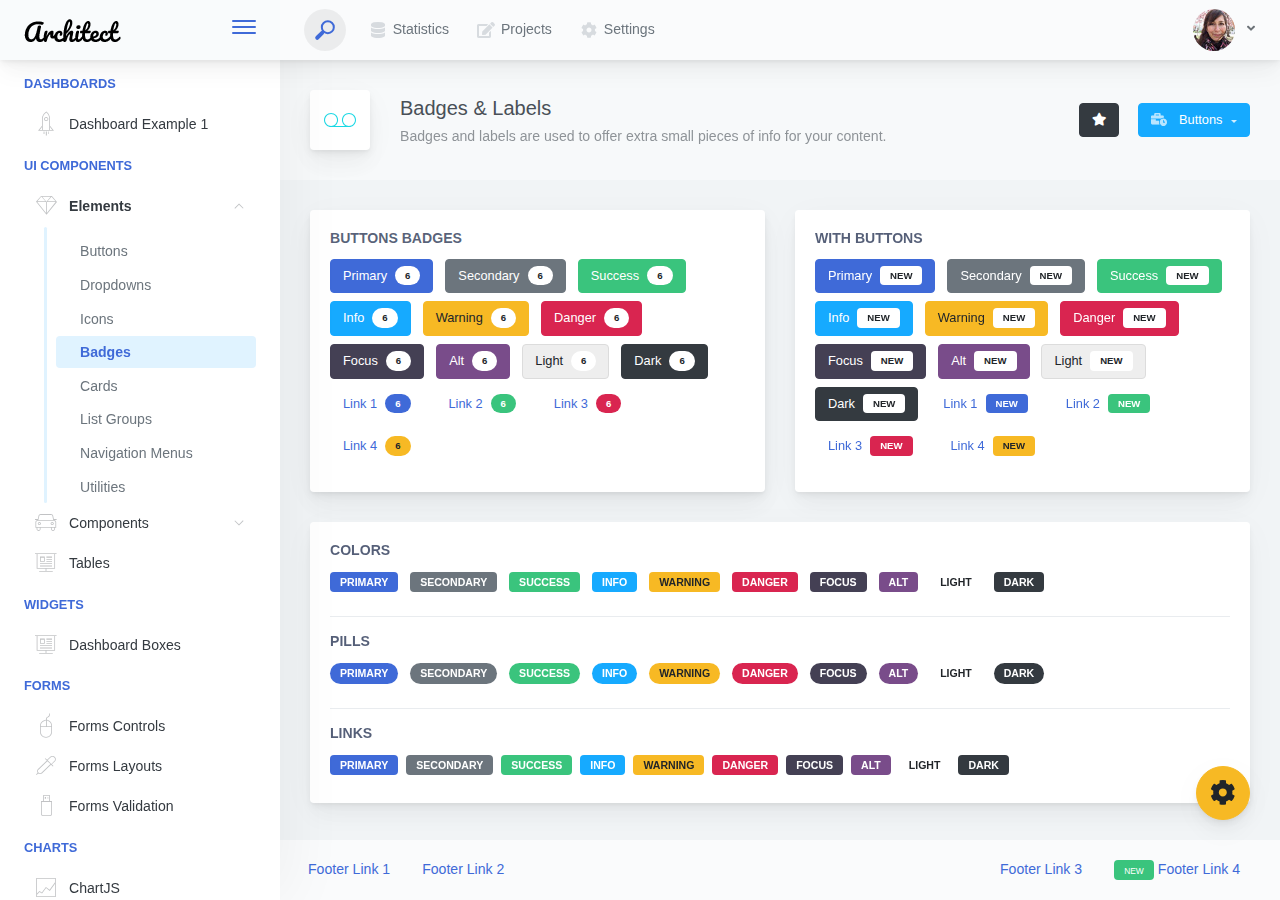
<file: architectui-html-free/architectui-html-free/elements-badges-labels.html>
<!doctype html>
<html lang="en">

<head>
    <meta charset="utf-8">
    <meta http-equiv="X-UA-Compatible" content="IE=edge">
    <meta http-equiv="Content-Language" content="en">
    <meta http-equiv="Content-Type" content="text/html; charset=utf-8"/>
    <title>Badges &amp; Labels - Badges and labels are used to offer extra small pieces of info for your content.</title>
    <meta name="viewport" content="width=device-width, initial-scale=1, maximum-scale=1, user-scalable=no, shrink-to-fit=no" />
    <meta name="description" content="Badges and labels are used to offer extra small pieces of info for your content.">
    <meta name="msapplication-tap-highlight" content="no">
    <!--
    =========================================================
    * ArchitectUI HTML Theme Dashboard - v1.0.0
    =========================================================
    * Product Page: https://dashboardpack.com
    * Copyright 2019 DashboardPack (https://dashboardpack.com)
    * Licensed under MIT (https://github.com/DashboardPack/architectui-html-theme-free/blob/master/LICENSE)
    =========================================================
    * The above copyright notice and this permission notice shall be included in all copies or substantial portions of the Software.
    -->
<link href="./main.css" rel="stylesheet"></head>
<body>
    <div class="app-container app-theme-white body-tabs-shadow fixed-sidebar fixed-header">
        <div class="app-header header-shadow">
            <div class="app-header__logo">
                <div class="logo-src"></div>
                <div class="header__pane ml-auto">
                    <div>
                        <button type="button" class="hamburger close-sidebar-btn hamburger--elastic" data-class="closed-sidebar">
                            <span class="hamburger-box">
                                <span class="hamburger-inner"></span>
                            </span>
                        </button>
                    </div>
                </div>
            </div>
            <div class="app-header__mobile-menu">
                <div>
                    <button type="button" class="hamburger hamburger--elastic mobile-toggle-nav">
                        <span class="hamburger-box">
                            <span class="hamburger-inner"></span>
                        </span>
                    </button>
                </div>
            </div>
            <div class="app-header__menu">
                <span>
                    <button type="button" class="btn-icon btn-icon-only btn btn-primary btn-sm mobile-toggle-header-nav">
                        <span class="btn-icon-wrapper">
                            <i class="fa fa-ellipsis-v fa-w-6"></i>
                        </span>
                    </button>
                </span>
            </div>    <div class="app-header__content">
                <div class="app-header-left">
                    <div class="search-wrapper">
                        <div class="input-holder">
                            <input type="text" class="search-input" placeholder="Type to search">
                            <button class="search-icon"><span></span></button>
                        </div>
                        <button class="close"></button>
                    </div>
                    <ul class="header-menu nav">
                        <li class="nav-item">
                            <a href="javascript:void(0);" class="nav-link">
                                <i class="nav-link-icon fa fa-database"> </i>
                                Statistics
                            </a>
                        </li>
                        <li class="btn-group nav-item">
                            <a href="javascript:void(0);" class="nav-link">
                                <i class="nav-link-icon fa fa-edit"></i>
                                Projects
                            </a>
                        </li>
                        <li class="dropdown nav-item">
                            <a href="javascript:void(0);" class="nav-link">
                                <i class="nav-link-icon fa fa-cog"></i>
                                Settings
                            </a>
                        </li>
                    </ul>        </div>
                <div class="app-header-right">
                    <div class="header-btn-lg pr-0">
                        <div class="widget-content p-0">
                            <div class="widget-content-wrapper">
                                <div class="widget-content-left">
                                    <div class="btn-group">
                                        <a data-toggle="dropdown" aria-haspopup="true" aria-expanded="false" class="p-0 btn">
                                            <img width="42" class="rounded-circle" src="assets/images/avatars/1.jpg" alt="">
                                            <i class="fa fa-angle-down ml-2 opacity-8"></i>
                                        </a>
                                        <div tabindex="-1" role="menu" aria-hidden="true" class="dropdown-menu dropdown-menu-right">
                                            <button type="button" tabindex="0" class="dropdown-item">User Account</button>
                                            <button type="button" tabindex="0" class="dropdown-item">Settings</button>
                                            <h6 tabindex="-1" class="dropdown-header">Header</h6>
                                            <button type="button" tabindex="0" class="dropdown-item">Actions</button>
                                            <div tabindex="-1" class="dropdown-divider"></div>
                                            <button type="button" tabindex="0" class="dropdown-item">Dividers</button>
                                        </div>
                                    </div>
                                </div>
                                <div class="widget-content-left  ml-3 header-user-info">
                                    <div class="widget-heading">
                                        Alina Mclourd
                                    </div>
                                    <div class="widget-subheading">
                                        VP People Manager
                                    </div>
                                </div>
                                <div class="widget-content-right header-user-info ml-3">
                                    <button type="button" class="btn-shadow p-1 btn btn-primary btn-sm show-toastr-example">
                                        <i class="fa text-white fa-calendar pr-1 pl-1"></i>
                                    </button>
                                </div>
                            </div>
                        </div>
                    </div>        </div>
            </div>
        </div>        <div class="ui-theme-settings">
            <button type="button" id="TooltipDemo" class="btn-open-options btn btn-warning">
                <i class="fa fa-cog fa-w-16 fa-spin fa-2x"></i>
            </button>
            <div class="theme-settings__inner">
                <div class="scrollbar-container">
                    <div class="theme-settings__options-wrapper">
                        <h3 class="themeoptions-heading">Layout Options
                        </h3>
                        <div class="p-3">
                            <ul class="list-group">
                                <li class="list-group-item">
                                    <div class="widget-content p-0">
                                        <div class="widget-content-wrapper">
                                            <div class="widget-content-left mr-3">
                                                <div class="switch has-switch switch-container-class" data-class="fixed-header">
                                                    <div class="switch-animate switch-on">
                                                        <input type="checkbox" checked data-toggle="toggle" data-onstyle="success">
                                                    </div>
                                                </div>
                                            </div>
                                            <div class="widget-content-left">
                                                <div class="widget-heading">Fixed Header
                                                </div>
                                                <div class="widget-subheading">Makes the header top fixed, always visible!
                                                </div>
                                            </div>
                                        </div>
                                    </div>
                                </li>
                                <li class="list-group-item">
                                    <div class="widget-content p-0">
                                        <div class="widget-content-wrapper">
                                            <div class="widget-content-left mr-3">
                                                <div class="switch has-switch switch-container-class" data-class="fixed-sidebar">
                                                    <div class="switch-animate switch-on">
                                                        <input type="checkbox" checked data-toggle="toggle" data-onstyle="success">
                                                    </div>
                                                </div>
                                            </div>
                                            <div class="widget-content-left">
                                                <div class="widget-heading">Fixed Sidebar
                                                </div>
                                                <div class="widget-subheading">Makes the sidebar left fixed, always visible!
                                                </div>
                                            </div>
                                        </div>
                                    </div>
                                </li>
                                <li class="list-group-item">
                                    <div class="widget-content p-0">
                                        <div class="widget-content-wrapper">
                                            <div class="widget-content-left mr-3">
                                                <div class="switch has-switch switch-container-class" data-class="fixed-footer">
                                                    <div class="switch-animate switch-off">
                                                        <input type="checkbox" data-toggle="toggle" data-onstyle="success">
                                                    </div>
                                                </div>
                                            </div>
                                            <div class="widget-content-left">
                                                <div class="widget-heading">Fixed Footer
                                                </div>
                                                <div class="widget-subheading">Makes the app footer bottom fixed, always visible!
                                                </div>
                                            </div>
                                        </div>
                                    </div>
                                </li>
                            </ul>
                        </div>
                        <h3 class="themeoptions-heading">
                            <div>
                                Header Options
                            </div>
                            <button type="button" class="btn-pill btn-shadow btn-wide ml-auto btn btn-focus btn-sm switch-header-cs-class" data-class="">
                                Restore Default
                            </button>
                        </h3>
                        <div class="p-3">
                            <ul class="list-group">
                                <li class="list-group-item">
                                    <h5 class="pb-2">Choose Color Scheme
                                    </h5>
                                    <div class="theme-settings-swatches">
                                        <div class="swatch-holder bg-primary switch-header-cs-class" data-class="bg-primary header-text-light">
                                        </div>
                                        <div class="swatch-holder bg-secondary switch-header-cs-class" data-class="bg-secondary header-text-light">
                                        </div>
                                        <div class="swatch-holder bg-success switch-header-cs-class" data-class="bg-success header-text-dark">
                                        </div>
                                        <div class="swatch-holder bg-info switch-header-cs-class" data-class="bg-info header-text-dark">
                                        </div>
                                        <div class="swatch-holder bg-warning switch-header-cs-class" data-class="bg-warning header-text-dark">
                                        </div>
                                        <div class="swatch-holder bg-danger switch-header-cs-class" data-class="bg-danger header-text-light">
                                        </div>
                                        <div class="swatch-holder bg-light switch-header-cs-class" data-class="bg-light header-text-dark">
                                        </div>
                                        <div class="swatch-holder bg-dark switch-header-cs-class" data-class="bg-dark header-text-light">
                                        </div>
                                        <div class="swatch-holder bg-focus switch-header-cs-class" data-class="bg-focus header-text-light">
                                        </div>
                                        <div class="swatch-holder bg-alternate switch-header-cs-class" data-class="bg-alternate header-text-light">
                                        </div>
                                        <div class="divider">
                                        </div>
                                        <div class="swatch-holder bg-vicious-stance switch-header-cs-class" data-class="bg-vicious-stance header-text-light">
                                        </div>
                                        <div class="swatch-holder bg-midnight-bloom switch-header-cs-class" data-class="bg-midnight-bloom header-text-light">
                                        </div>
                                        <div class="swatch-holder bg-night-sky switch-header-cs-class" data-class="bg-night-sky header-text-light">
                                        </div>
                                        <div class="swatch-holder bg-slick-carbon switch-header-cs-class" data-class="bg-slick-carbon header-text-light">
                                        </div>
                                        <div class="swatch-holder bg-asteroid switch-header-cs-class" data-class="bg-asteroid header-text-light">
                                        </div>
                                        <div class="swatch-holder bg-royal switch-header-cs-class" data-class="bg-royal header-text-light">
                                        </div>
                                        <div class="swatch-holder bg-warm-flame switch-header-cs-class" data-class="bg-warm-flame header-text-dark">
                                        </div>
                                        <div class="swatch-holder bg-night-fade switch-header-cs-class" data-class="bg-night-fade header-text-dark">
                                        </div>
                                        <div class="swatch-holder bg-sunny-morning switch-header-cs-class" data-class="bg-sunny-morning header-text-dark">
                                        </div>
                                        <div class="swatch-holder bg-tempting-azure switch-header-cs-class" data-class="bg-tempting-azure header-text-dark">
                                        </div>
                                        <div class="swatch-holder bg-amy-crisp switch-header-cs-class" data-class="bg-amy-crisp header-text-dark">
                                        </div>
                                        <div class="swatch-holder bg-heavy-rain switch-header-cs-class" data-class="bg-heavy-rain header-text-dark">
                                        </div>
                                        <div class="swatch-holder bg-mean-fruit switch-header-cs-class" data-class="bg-mean-fruit header-text-dark">
                                        </div>
                                        <div class="swatch-holder bg-malibu-beach switch-header-cs-class" data-class="bg-malibu-beach header-text-light">
                                        </div>
                                        <div class="swatch-holder bg-deep-blue switch-header-cs-class" data-class="bg-deep-blue header-text-dark">
                                        </div>
                                        <div class="swatch-holder bg-ripe-malin switch-header-cs-class" data-class="bg-ripe-malin header-text-light">
                                        </div>
                                        <div class="swatch-holder bg-arielle-smile switch-header-cs-class" data-class="bg-arielle-smile header-text-light">
                                        </div>
                                        <div class="swatch-holder bg-plum-plate switch-header-cs-class" data-class="bg-plum-plate header-text-light">
                                        </div>
                                        <div class="swatch-holder bg-happy-fisher switch-header-cs-class" data-class="bg-happy-fisher header-text-dark">
                                        </div>
                                        <div class="swatch-holder bg-happy-itmeo switch-header-cs-class" data-class="bg-happy-itmeo header-text-light">
                                        </div>
                                        <div class="swatch-holder bg-mixed-hopes switch-header-cs-class" data-class="bg-mixed-hopes header-text-light">
                                        </div>
                                        <div class="swatch-holder bg-strong-bliss switch-header-cs-class" data-class="bg-strong-bliss header-text-light">
                                        </div>
                                        <div class="swatch-holder bg-grow-early switch-header-cs-class" data-class="bg-grow-early header-text-light">
                                        </div>
                                        <div class="swatch-holder bg-love-kiss switch-header-cs-class" data-class="bg-love-kiss header-text-light">
                                        </div>
                                        <div class="swatch-holder bg-premium-dark switch-header-cs-class" data-class="bg-premium-dark header-text-light">
                                        </div>
                                        <div class="swatch-holder bg-happy-green switch-header-cs-class" data-class="bg-happy-green header-text-light">
                                        </div>
                                    </div>
                                </li>
                            </ul>
                        </div>
                        <h3 class="themeoptions-heading">
                            <div>Sidebar Options</div>
                            <button type="button" class="btn-pill btn-shadow btn-wide ml-auto btn btn-focus btn-sm switch-sidebar-cs-class" data-class="">
                                Restore Default
                            </button>
                        </h3>
                        <div class="p-3">
                            <ul class="list-group">
                                <li class="list-group-item">
                                    <h5 class="pb-2">Choose Color Scheme
                                    </h5>
                                    <div class="theme-settings-swatches">
                                        <div class="swatch-holder bg-primary switch-sidebar-cs-class" data-class="bg-primary sidebar-text-light">
                                        </div>
                                        <div class="swatch-holder bg-secondary switch-sidebar-cs-class" data-class="bg-secondary sidebar-text-light">
                                        </div>
                                        <div class="swatch-holder bg-success switch-sidebar-cs-class" data-class="bg-success sidebar-text-dark">
                                        </div>
                                        <div class="swatch-holder bg-info switch-sidebar-cs-class" data-class="bg-info sidebar-text-dark">
                                        </div>
                                        <div class="swatch-holder bg-warning switch-sidebar-cs-class" data-class="bg-warning sidebar-text-dark">
                                        </div>
                                        <div class="swatch-holder bg-danger switch-sidebar-cs-class" data-class="bg-danger sidebar-text-light">
                                        </div>
                                        <div class="swatch-holder bg-light switch-sidebar-cs-class" data-class="bg-light sidebar-text-dark">
                                        </div>
                                        <div class="swatch-holder bg-dark switch-sidebar-cs-class" data-class="bg-dark sidebar-text-light">
                                        </div>
                                        <div class="swatch-holder bg-focus switch-sidebar-cs-class" data-class="bg-focus sidebar-text-light">
                                        </div>
                                        <div class="swatch-holder bg-alternate switch-sidebar-cs-class" data-class="bg-alternate sidebar-text-light">
                                        </div>
                                        <div class="divider">
                                        </div>
                                        <div class="swatch-holder bg-vicious-stance switch-sidebar-cs-class" data-class="bg-vicious-stance sidebar-text-light">
                                        </div>
                                        <div class="swatch-holder bg-midnight-bloom switch-sidebar-cs-class" data-class="bg-midnight-bloom sidebar-text-light">
                                        </div>
                                        <div class="swatch-holder bg-night-sky switch-sidebar-cs-class" data-class="bg-night-sky sidebar-text-light">
                                        </div>
                                        <div class="swatch-holder bg-slick-carbon switch-sidebar-cs-class" data-class="bg-slick-carbon sidebar-text-light">
                                        </div>
                                        <div class="swatch-holder bg-asteroid switch-sidebar-cs-class" data-class="bg-asteroid sidebar-text-light">
                                        </div>
                                        <div class="swatch-holder bg-royal switch-sidebar-cs-class" data-class="bg-royal sidebar-text-light">
                                        </div>
                                        <div class="swatch-holder bg-warm-flame switch-sidebar-cs-class" data-class="bg-warm-flame sidebar-text-dark">
                                        </div>
                                        <div class="swatch-holder bg-night-fade switch-sidebar-cs-class" data-class="bg-night-fade sidebar-text-dark">
                                        </div>
                                        <div class="swatch-holder bg-sunny-morning switch-sidebar-cs-class" data-class="bg-sunny-morning sidebar-text-dark">
                                        </div>
                                        <div class="swatch-holder bg-tempting-azure switch-sidebar-cs-class" data-class="bg-tempting-azure sidebar-text-dark">
                                        </div>
                                        <div class="swatch-holder bg-amy-crisp switch-sidebar-cs-class" data-class="bg-amy-crisp sidebar-text-dark">
                                        </div>
                                        <div class="swatch-holder bg-heavy-rain switch-sidebar-cs-class" data-class="bg-heavy-rain sidebar-text-dark">
                                        </div>
                                        <div class="swatch-holder bg-mean-fruit switch-sidebar-cs-class" data-class="bg-mean-fruit sidebar-text-dark">
                                        </div>
                                        <div class="swatch-holder bg-malibu-beach switch-sidebar-cs-class" data-class="bg-malibu-beach sidebar-text-light">
                                        </div>
                                        <div class="swatch-holder bg-deep-blue switch-sidebar-cs-class" data-class="bg-deep-blue sidebar-text-dark">
                                        </div>
                                        <div class="swatch-holder bg-ripe-malin switch-sidebar-cs-class" data-class="bg-ripe-malin sidebar-text-light">
                                        </div>
                                        <div class="swatch-holder bg-arielle-smile switch-sidebar-cs-class" data-class="bg-arielle-smile sidebar-text-light">
                                        </div>
                                        <div class="swatch-holder bg-plum-plate switch-sidebar-cs-class" data-class="bg-plum-plate sidebar-text-light">
                                        </div>
                                        <div class="swatch-holder bg-happy-fisher switch-sidebar-cs-class" data-class="bg-happy-fisher sidebar-text-dark">
                                        </div>
                                        <div class="swatch-holder bg-happy-itmeo switch-sidebar-cs-class" data-class="bg-happy-itmeo sidebar-text-light">
                                        </div>
                                        <div class="swatch-holder bg-mixed-hopes switch-sidebar-cs-class" data-class="bg-mixed-hopes sidebar-text-light">
                                        </div>
                                        <div class="swatch-holder bg-strong-bliss switch-sidebar-cs-class" data-class="bg-strong-bliss sidebar-text-light">
                                        </div>
                                        <div class="swatch-holder bg-grow-early switch-sidebar-cs-class" data-class="bg-grow-early sidebar-text-light">
                                        </div>
                                        <div class="swatch-holder bg-love-kiss switch-sidebar-cs-class" data-class="bg-love-kiss sidebar-text-light">
                                        </div>
                                        <div class="swatch-holder bg-premium-dark switch-sidebar-cs-class" data-class="bg-premium-dark sidebar-text-light">
                                        </div>
                                        <div class="swatch-holder bg-happy-green switch-sidebar-cs-class" data-class="bg-happy-green sidebar-text-light">
                                        </div>
                                    </div>
                                </li>
                            </ul>
                        </div>
                        <h3 class="themeoptions-heading">
                            <div>Main Content Options</div>
                            <button type="button" class="btn-pill btn-shadow btn-wide ml-auto active btn btn-focus btn-sm">Restore Default
                            </button>
                        </h3>
                        <div class="p-3">
                            <ul class="list-group">
                                <li class="list-group-item">
                                    <h5 class="pb-2">Page Section Tabs
                                    </h5>
                                    <div class="theme-settings-swatches">
                                        <div role="group" class="mt-2 btn-group">
                                            <button type="button" class="btn-wide btn-shadow btn-primary btn btn-secondary switch-theme-class" data-class="body-tabs-line">
                                                Line
                                            </button>
                                            <button type="button" class="btn-wide btn-shadow btn-primary active btn btn-secondary switch-theme-class" data-class="body-tabs-shadow">
                                                Shadow
                                            </button>
                                        </div>
                                    </div>
                                </li>
                            </ul>
                        </div>
                    </div>
                </div>
            </div>
        </div>        <div class="app-main">
                <div class="app-sidebar sidebar-shadow">
                    <div class="app-header__logo">
                        <div class="logo-src"></div>
                        <div class="header__pane ml-auto">
                            <div>
                                <button type="button" class="hamburger close-sidebar-btn hamburger--elastic" data-class="closed-sidebar">
                                    <span class="hamburger-box">
                                        <span class="hamburger-inner"></span>
                                    </span>
                                </button>
                            </div>
                        </div>
                    </div>
                    <div class="app-header__mobile-menu">
                        <div>
                            <button type="button" class="hamburger hamburger--elastic mobile-toggle-nav">
                                <span class="hamburger-box">
                                    <span class="hamburger-inner"></span>
                                </span>
                            </button>
                        </div>
                    </div>
                    <div class="app-header__menu">
                        <span>
                            <button type="button" class="btn-icon btn-icon-only btn btn-primary btn-sm mobile-toggle-header-nav">
                                <span class="btn-icon-wrapper">
                                    <i class="fa fa-ellipsis-v fa-w-6"></i>
                                </span>
                            </button>
                        </span>
                    </div>    <div class="scrollbar-sidebar">
                        <div class="app-sidebar__inner">
                            <ul class="vertical-nav-menu">
                                <li class="app-sidebar__heading">Dashboards</li>
                                <li>
                                    <a href="index.html">
                                        <i class="metismenu-icon pe-7s-rocket"></i>
                                        Dashboard Example 1
                                    </a>
                                </li>
                                <li class="app-sidebar__heading">UI Components</li>
                                <li
                                    
                                    
                                    
                                     class="mm-active"
                                    
                                    
                                    
                                    
                                >
                                    <a href="#">
                                        <i class="metismenu-icon pe-7s-diamond"></i>
                                        Elements
                                        <i class="metismenu-state-icon pe-7s-angle-down caret-left"></i>
                                    </a>
                                    <ul
                                        
                                        
                                        
                                         class="mm-show"
                                        
                                        
                                        
                                        
                                    >
                                        <li>
                                            <a href="elements-buttons-standard.html">
                                                <i class="metismenu-icon"></i>
                                                Buttons
                                            </a>
                                        </li>
                                        <li>
                                            <a href="elements-dropdowns.html">
                                                <i class="metismenu-icon">
                                                </i>Dropdowns
                                            </a>
                                        </li>
                                        <li>
                                            <a href="elements-icons.html">
                                                <i class="metismenu-icon">
                                                </i>Icons
                                            </a>
                                        </li>
                                        <li>
                                            <a href="elements-badges-labels.html" class="mm-active">
                                                <i class="metismenu-icon">
                                                </i>Badges
                                            </a>
                                        </li>
                                        <li>
                                            <a href="elements-cards.html">
                                                <i class="metismenu-icon">
                                                </i>Cards
                                            </a>
                                        </li>
                                        <li>
                                            <a href="elements-list-group.html">
                                                <i class="metismenu-icon">
                                                </i>List Groups
                                            </a>
                                        </li>
                                        <li>
                                            <a href="elements-navigation.html">
                                                <i class="metismenu-icon">
                                                </i>Navigation Menus
                                            </a>
                                        </li>
                                        <li>
                                            <a href="elements-utilities.html">
                                                <i class="metismenu-icon">
                                                </i>Utilities
                                            </a>
                                        </li>
                                    </ul>
                                </li>
                                <li
                                    
                                    
                                    
                                    
                                    
                                    
                                    
                                    
                                    
                                    
                                    
                                >
                                    <a href="#">
                                        <i class="metismenu-icon pe-7s-car"></i>
                                        Components
                                        <i class="metismenu-state-icon pe-7s-angle-down caret-left"></i>
                                    </a>
                                    <ul
                                        
                                        
                                        
                                        
                                        
                                        
                                        
                                        
                                        
                                        
                                        
                                    >
                                        <li>
                                            <a href="components-tabs.html">
                                                <i class="metismenu-icon">
                                                </i>Tabs
                                            </a>
                                        </li>
                                        <li>
                                            <a href="components-accordions.html">
                                                <i class="metismenu-icon">
                                                </i>Accordions
                                            </a>
                                        </li>
                                        <li>
                                            <a href="components-notifications.html">
                                                <i class="metismenu-icon">
                                                </i>Notifications
                                            </a>
                                        </li>
                                        <li>
                                            <a href="components-modals.html">
                                                <i class="metismenu-icon">
                                                </i>Modals
                                            </a>
                                        </li>
                                        <li>
                                            <a href="components-progress-bar.html">
                                                <i class="metismenu-icon">
                                                </i>Progress Bar
                                            </a>
                                        </li>
                                        <li>
                                            <a href="components-tooltips-popovers.html">
                                                <i class="metismenu-icon">
                                                </i>Tooltips &amp; Popovers
                                            </a>
                                        </li>
                                        <li>
                                            <a href="components-carousel.html">
                                                <i class="metismenu-icon">
                                                </i>Carousel
                                            </a>
                                        </li>
                                        <li>
                                            <a href="components-calendar.html">
                                                <i class="metismenu-icon">
                                                </i>Calendar
                                            </a>
                                        </li>
                                        <li>
                                            <a href="components-pagination.html">
                                                <i class="metismenu-icon">
                                                </i>Pagination
                                            </a>
                                        </li>
                                        <li>
                                            <a href="components-scrollable-elements.html">
                                                <i class="metismenu-icon">
                                                </i>Scrollable
                                            </a>
                                        </li>
                                        <li>
                                            <a href="components-maps.html">
                                                <i class="metismenu-icon">
                                                </i>Maps
                                            </a>
                                        </li>
                                    </ul>
                                </li>
                                <li  >
                                    <a href="tables-regular.html">
                                        <i class="metismenu-icon pe-7s-display2"></i>
                                        Tables
                                    </a>
                                </li>
                                <li class="app-sidebar__heading">Widgets</li>
                                <li>
                                    <a href="dashboard-boxes.html">
                                        <i class="metismenu-icon pe-7s-display2"></i>
                                        Dashboard Boxes
                                    </a>
                                </li>
                                <li class="app-sidebar__heading">Forms</li>
                                <li>
                                    <a href="forms-controls.html">
                                        <i class="metismenu-icon pe-7s-mouse">
                                        </i>Forms Controls
                                    </a>
                                </li>
                                <li>
                                    <a href="forms-layouts.html">
                                        <i class="metismenu-icon pe-7s-eyedropper">
                                        </i>Forms Layouts
                                    </a>
                                </li>
                                <li>
                                    <a href="forms-validation.html">
                                        <i class="metismenu-icon pe-7s-pendrive">
                                        </i>Forms Validation
                                    </a>
                                </li>
                                <li class="app-sidebar__heading">Charts</li>
                                <li>
                                    <a href="charts-chartjs.html">
                                        <i class="metismenu-icon pe-7s-graph2">
                                        </i>ChartJS
                                    </a>
                                </li>
                                <li class="app-sidebar__heading">PRO Version</li>
                                <li>
                                    <a href="https://dashboardpack.com/theme-details/architectui-dashboard-html-pro/" target="_blank">
                                        <i class="metismenu-icon pe-7s-graph2">
                                        </i>
                                        Upgrade to PRO
                                    </a>
                                </li>
                            </ul>
                        </div>
                    </div>
                </div>    <div class="app-main__outer">
                    <div class="app-main__inner">
                        <div class="app-page-title">
                            <div class="page-title-wrapper">
                                <div class="page-title-heading">
                                    <div class="page-title-icon">
                                        <i class="pe-7s-voicemail icon-gradient bg-arielle-smile">
                                        </i>
                                    </div>
                                    <div>Badges &amp; Labels
                                        <div class="page-title-subheading">Badges and labels are used to offer extra small pieces of info for your content.
                                        </div>
                                    </div>
                                </div>
                                <div class="page-title-actions">
                                    <button type="button" data-toggle="tooltip" title="Example Tooltip" data-placement="bottom" class="btn-shadow mr-3 btn btn-dark">
                                        <i class="fa fa-star"></i>
                                    </button>
                                    <div class="d-inline-block dropdown">
                                        <button type="button" data-toggle="dropdown" aria-haspopup="true" aria-expanded="false" class="btn-shadow dropdown-toggle btn btn-info">
                                            <span class="btn-icon-wrapper pr-2 opacity-7">
                                                <i class="fa fa-business-time fa-w-20"></i>
                                            </span>
                                            Buttons
                                        </button>
                                        <div tabindex="-1" role="menu" aria-hidden="true" class="dropdown-menu dropdown-menu-right">
                                            <ul class="nav flex-column">
                                                <li class="nav-item">
                                                    <a href="javascript:void(0);" class="nav-link">
                                                        <i class="nav-link-icon lnr-inbox"></i>
                                                        <span>
                                                            Inbox
                                                        </span>
                                                        <div class="ml-auto badge badge-pill badge-secondary">86</div>
                                                    </a>
                                                </li>
                                                <li class="nav-item">
                                                    <a href="javascript:void(0);" class="nav-link">
                                                        <i class="nav-link-icon lnr-book"></i>
                                                        <span>
                                                            Book
                                                        </span>
                                                        <div class="ml-auto badge badge-pill badge-danger">5</div>
                                                    </a>
                                                </li>
                                                <li class="nav-item">
                                                    <a href="javascript:void(0);" class="nav-link">
                                                        <i class="nav-link-icon lnr-picture"></i>
                                                        <span>
                                                            Picture
                                                        </span>
                                                    </a>
                                                </li>
                                                <li class="nav-item">
                                                    <a disabled href="javascript:void(0);" class="nav-link disabled">
                                                        <i class="nav-link-icon lnr-file-empty"></i>
                                                        <span>
                                                            File Disabled
                                                        </span>
                                                    </a>
                                                </li>
                                            </ul>
                                        </div>
                                    </div>
                                </div>    </div>
                        </div>            <div class="row">
                            <div class="col-lg-6">
                                <div class="main-card mb-3 card">
                                    <div class="card-body"><h5 class="card-title">Buttons Badges</h5>
                                        <button class="mb-2 mr-2 btn btn-primary">Primary<span class="badge badge-pill badge-light">6</span></button>
                                        <button class="mb-2 mr-2 btn btn-secondary">Secondary<span class="badge badge-pill badge-light">6</span></button>
                                        <button class="mb-2 mr-2 btn btn-success">Success<span class="badge badge-pill badge-light">6</span></button>
                                        <button class="mb-2 mr-2 btn btn-info">Info<span class="badge badge-pill badge-light">6</span></button>
                                        <button class="mb-2 mr-2 btn btn-warning">Warning<span class="badge badge-pill badge-light">6</span></button>
                                        <button class="mb-2 mr-2 btn btn-danger">Danger<span class="badge badge-pill badge-light">6</span></button>
                                        <button class="mb-2 mr-2 btn btn-focus">Focus<span class="badge badge-pill badge-light">6</span></button>
                                        <button class="mb-2 mr-2 btn btn-alternate">Alt<span class="badge badge-pill badge-light">6</span></button>
                                        <button class="mb-2 mr-2 btn btn-light">Light<span class="badge badge-pill badge-light">6</span></button>
                                        <button class="mb-2 mr-2 btn btn-dark">Dark<span class="badge badge-pill badge-light">6</span></button>
                                        <button class="mb-2 mr-2 btn btn-link">Link 1<span class="badge badge-pill badge-primary">6</span></button>
                                        <button class="mb-2 mr-2 btn btn-link">Link 2<span class="badge badge-pill badge-success">6</span></button>
                                        <button class="mb-2 mr-2 btn btn-link">Link 3<span class="badge badge-pill badge-danger">6</span></button>
                                        <button class="mb-2 mr-2 btn btn-link">Link 4<span class="badge badge-pill badge-warning">6</span></button>
                                    </div>
                                </div>
                            </div>
                            <div class="col-lg-6">
                                <div class="main-card mb-3 card">
                                    <div class="card-body"><h5 class="card-title">With Buttons</h5>
                                        <button class="mb-2 mr-2 btn btn-primary">Primary<span class="badge badge-light">NEW</span></button>
                                        <button class="mb-2 mr-2 btn btn-secondary">Secondary<span class="badge badge-light">NEW</span></button>
                                        <button class="mb-2 mr-2 btn btn-success">Success<span class="badge badge-light">NEW</span></button>
                                        <button class="mb-2 mr-2 btn btn-info">Info<span class="badge badge-light">NEW</span></button>
                                        <button class="mb-2 mr-2 btn btn-warning">Warning<span class="badge badge-light">NEW</span></button>
                                        <button class="mb-2 mr-2 btn btn-danger">Danger<span class="badge badge-light">NEW</span></button>
                                        <button class="mb-2 mr-2 btn btn-focus">Focus<span class="badge badge-light">NEW</span></button>
                                        <button class="mb-2 mr-2 btn btn-alternate">Alt<span class="badge badge-light">NEW</span></button>
                                        <button class="mb-2 mr-2 btn btn-light">Light<span class="badge badge-light">NEW</span></button>
                                        <button class="mb-2 mr-2 btn btn-dark">Dark<span class="badge badge-light">NEW</span></button>
                                        <button class="mb-2 mr-2 btn btn-link">Link 1<span class="badge badge-primary">NEW</span></button>
                                        <button class="mb-2 mr-2 btn btn-link">Link 2<span class="badge badge-success">NEW</span></button>
                                        <button class="mb-2 mr-2 btn btn-link">Link 3<span class="badge badge-danger">NEW</span></button>
                                        <button class="mb-2 mr-2 btn btn-link">Link 4<span class="badge badge-warning">NEW</span></button>
                                    </div>
                                </div>
                            </div>
                        </div>
                        <div class="main-card mb-3 card">
                            <div class="card-body"><h5 class="card-title">Colors</h5>
                                <div class="mb-2 mr-2 badge badge-primary">Primary</div>
                                <div class="mb-2 mr-2 badge badge-secondary">Secondary</div>
                                <div class="mb-2 mr-2 badge badge-success">Success</div>
                                <div class="mb-2 mr-2 badge badge-info">Info</div>
                                <div class="mb-2 mr-2 badge badge-warning">Warning</div>
                                <div class="mb-2 mr-2 badge badge-danger">Danger</div>
                                <div class="mb-2 mr-2 badge badge-focus">Focus</div>
                                <div class="mb-2 mr-2 badge badge-alternate">Alt</div>
                                <div class="mb-2 mr-2 badge badge-light">Light</div>
                                <div class="mb-2 mr-2 badge badge-dark">Dark</div>
                                <div class="divider"></div>
                                <h5 class="card-title">Pills</h5>
                                <div class="mb-2 mr-2 badge badge-pill badge-primary">Primary</div>
                                <div class="mb-2 mr-2 badge badge-pill badge-secondary">Secondary</div>
                                <div class="mb-2 mr-2 badge badge-pill badge-success">Success</div>
                                <div class="mb-2 mr-2 badge badge-pill badge-info">Info</div>
                                <div class="mb-2 mr-2 badge badge-pill badge-warning">Warning</div>
                                <div class="mb-2 mr-2 badge badge-pill badge-danger">Danger</div>
                                <div class="mb-2 mr-2 badge badge-pill badge-focus">Focus</div>
                                <div class="mb-2 mr-2 badge badge-pill badge-alternate">Alt</div>
                                <div class="mb-2 mr-2 badge badge-pill badge-light">Light</div>
                                <div class="mb-2 mr-2 badge badge-pill badge-dark">Dark</div>
                                <div class="divider"></div>
                                <h5 class="card-title">Links</h5><a href="javascript:void(0);" class="mb-2 mr-2 badge badge-primary">Primary</a><a href="javascript:void(0);" class="mb-2 mr-2 badge badge-secondary">Secondary</a><a
                                        href="javascript:void(0);" class="mb-2 mr-2 badge badge-success">Success</a><a href="javascript:void(0);" class="mb-2 mr-2 badge badge-info">Info</a><a href="javascript:void(0);"
                                                                                                                                                                                                class="mb-2 mr-2 badge badge-warning">Warning</a><a
                                        href="javascript:void(0);" class="mb-2 mr-2 badge badge-danger">Danger</a><a href="javascript:void(0);" class="mb-2 mr-2 badge badge-focus">Focus</a><a href="javascript:void(0);"
                                                                                                                                                                                                class="mb-2 mr-2 badge badge-alternate">Alt</a><a
                                        href="javascript:void(0);" class="mb-2 mr-2 badge badge-light">Light</a><a href="javascript:void(0);" class="mb-2 mr-2 badge badge-dark">Dark</a></div>
                        </div>
                    </div>
                    <div class="app-wrapper-footer">
                        <div class="app-footer">
                            <div class="app-footer__inner">
                                <div class="app-footer-left">
                                    <ul class="nav">
                                        <li class="nav-item">
                                            <a href="javascript:void(0);" class="nav-link">
                                                Footer Link 1
                                            </a>
                                        </li>
                                        <li class="nav-item">
                                            <a href="javascript:void(0);" class="nav-link">
                                                Footer Link 2
                                            </a>
                                        </li>
                                    </ul>
                                </div>
                                <div class="app-footer-right">
                                    <ul class="nav">
                                        <li class="nav-item">
                                            <a href="javascript:void(0);" class="nav-link">
                                                Footer Link 3
                                            </a>
                                        </li>
                                        <li class="nav-item">
                                            <a href="javascript:void(0);" class="nav-link">
                                                <div class="badge badge-success mr-1 ml-0">
                                                    <small>NEW</small>
                                                </div>
                                                Footer Link 4
                                            </a>
                                        </li>
                                    </ul>
                                </div>
                            </div>
                        </div>
                    </div>    </div>
        </div>
    </div>
<script type="text/javascript" src="./assets/scripts/main.js"></script></body>
</html>
</file>
